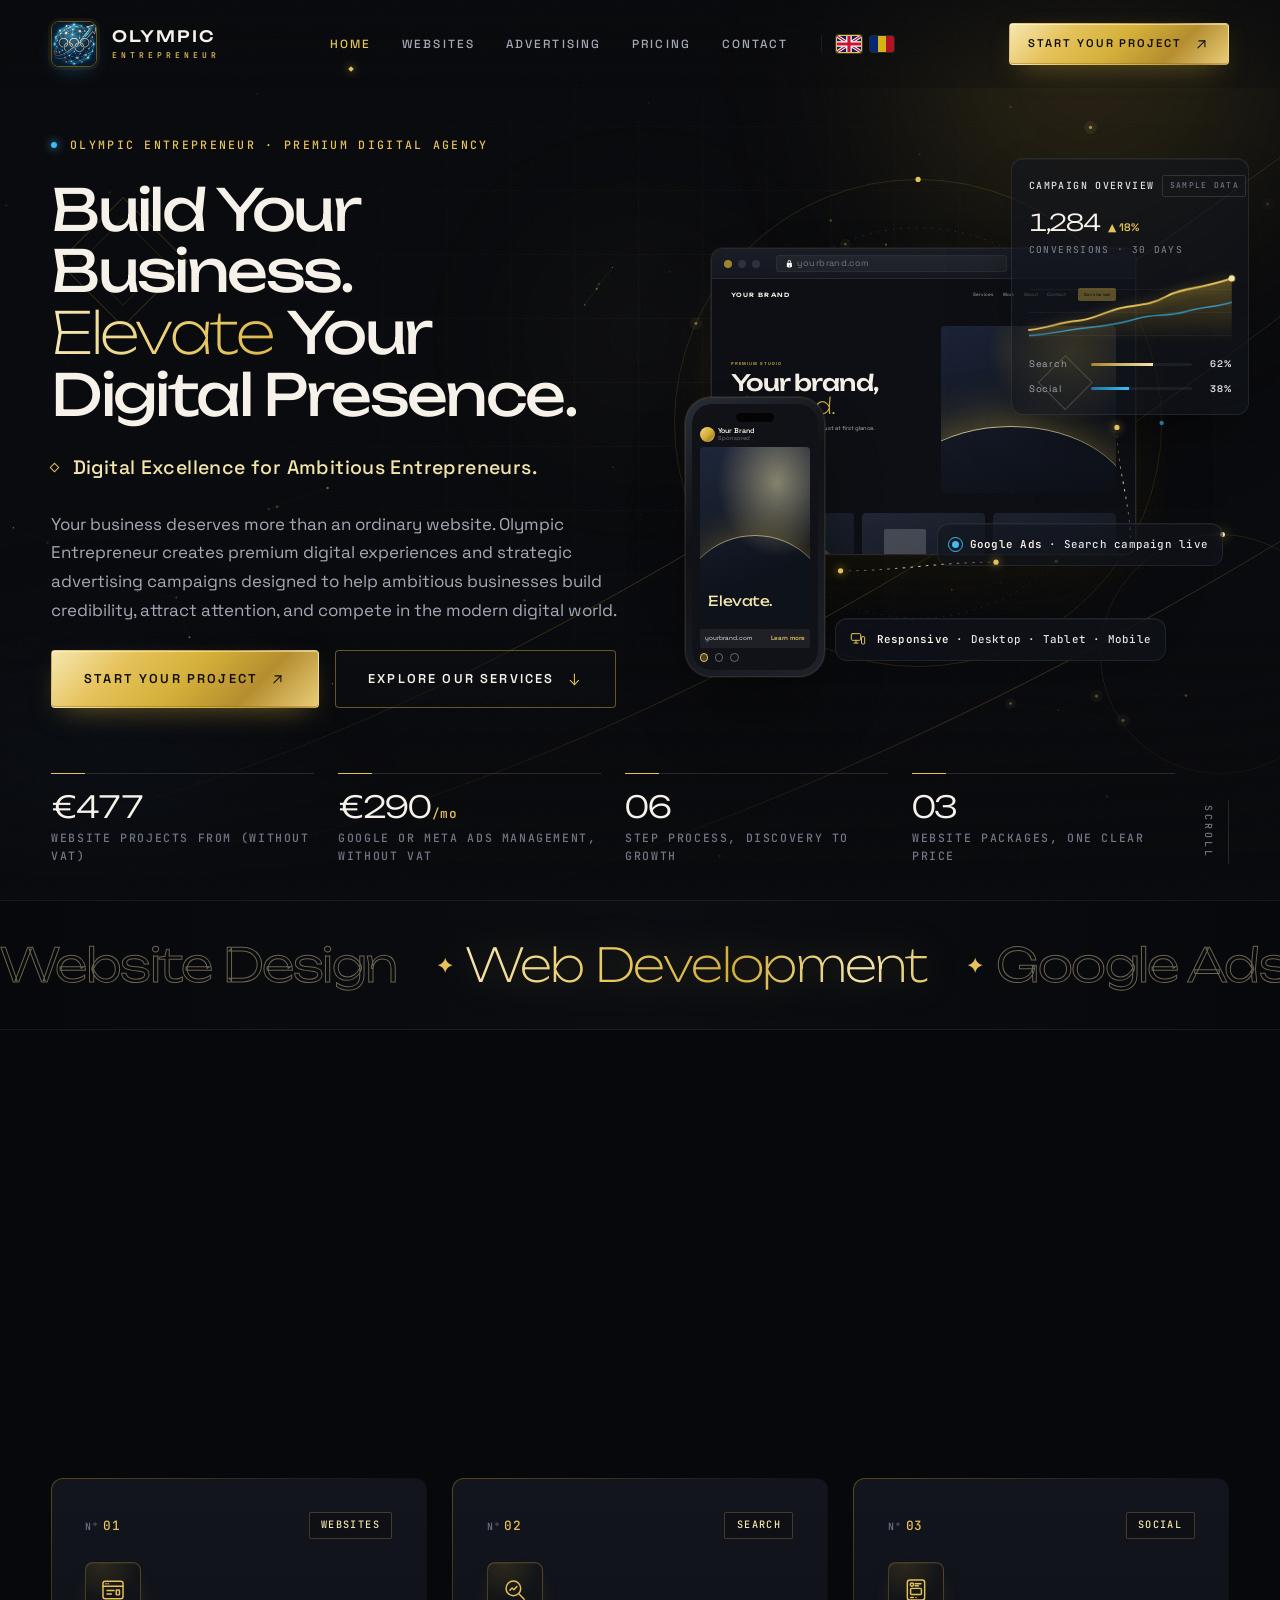
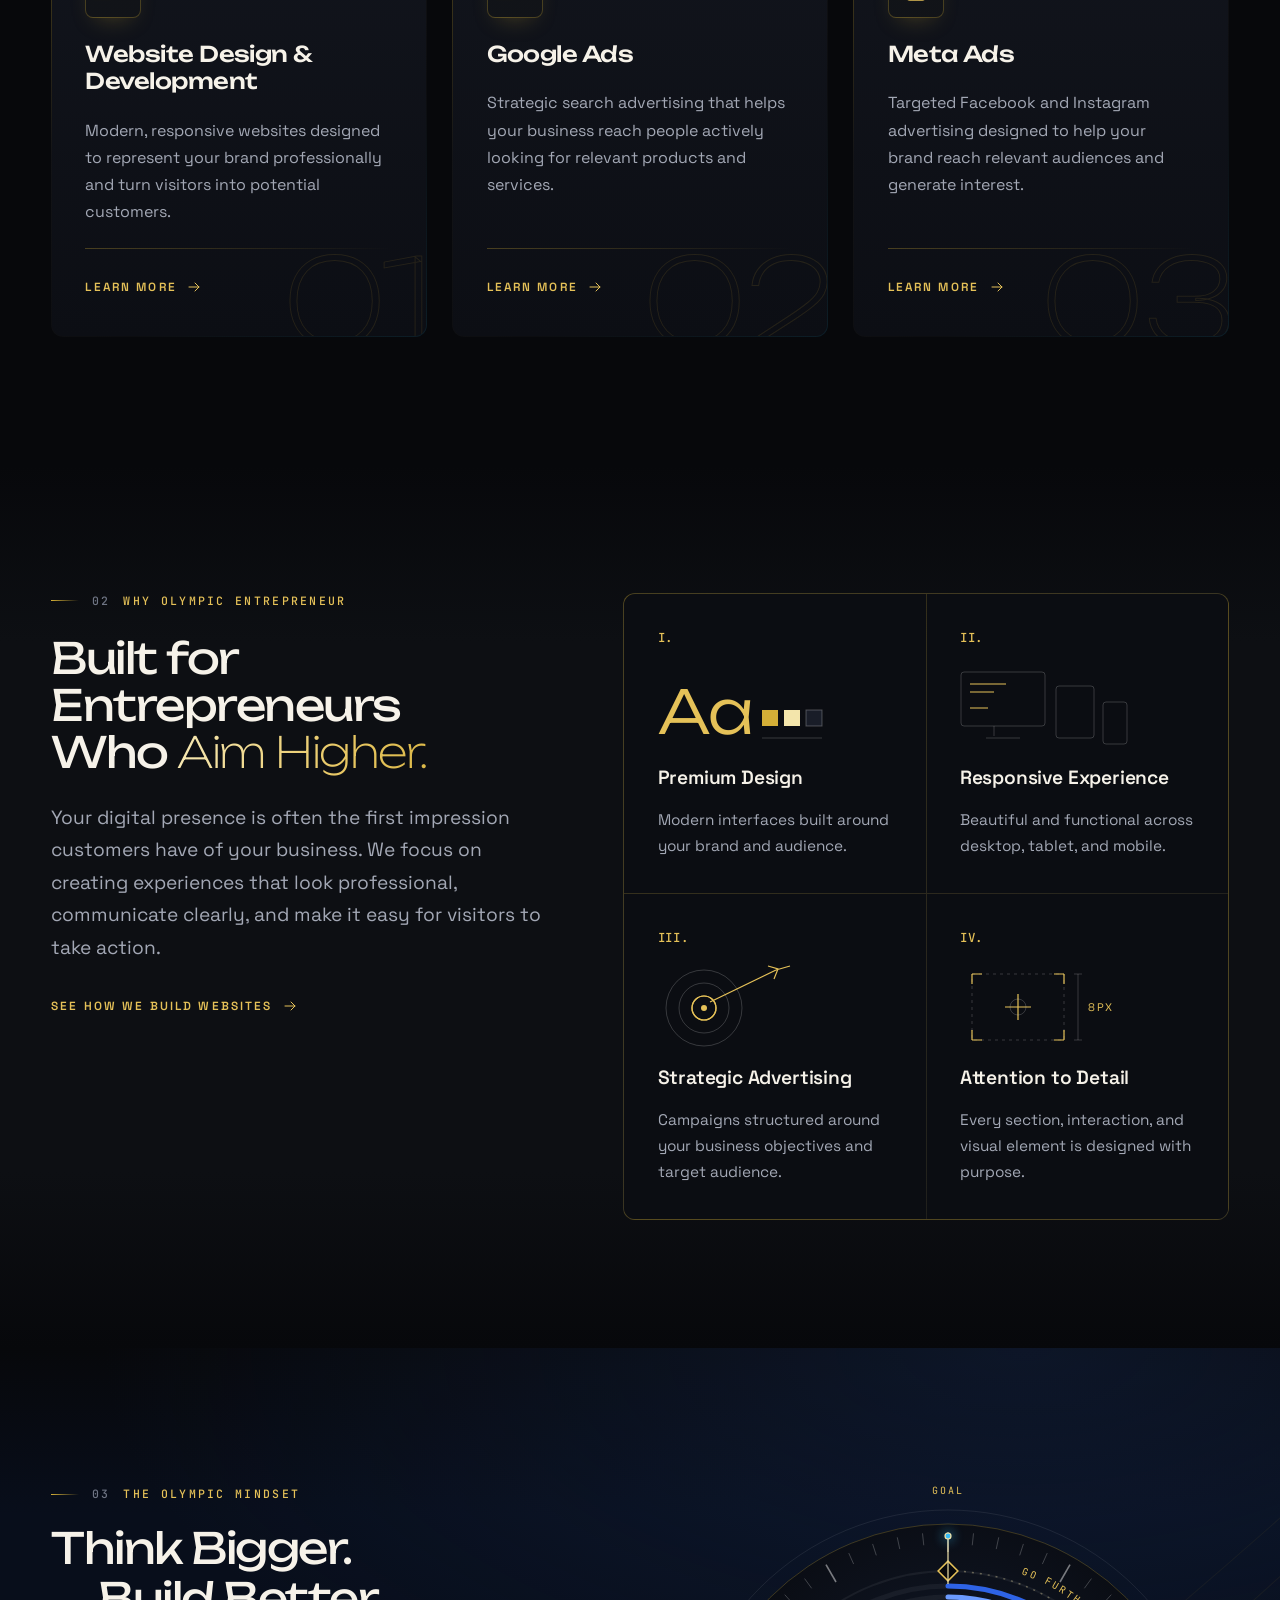
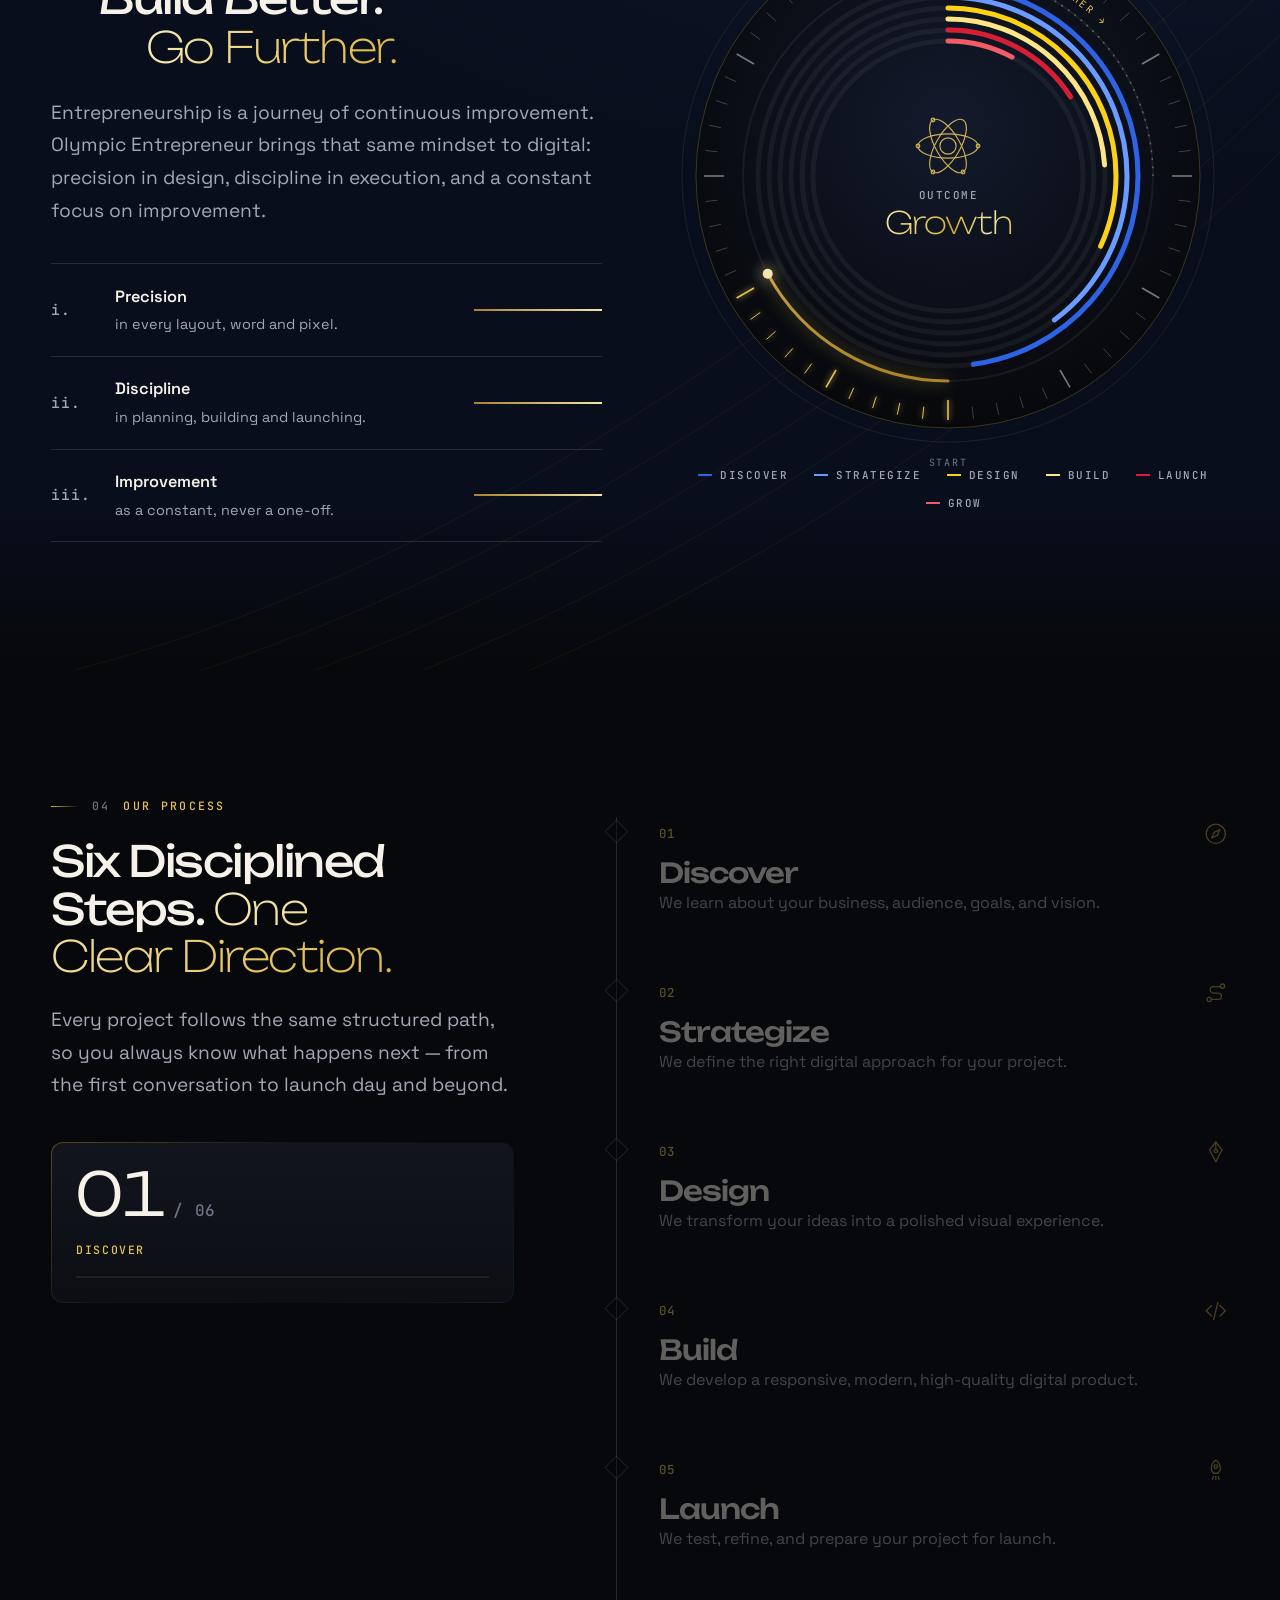
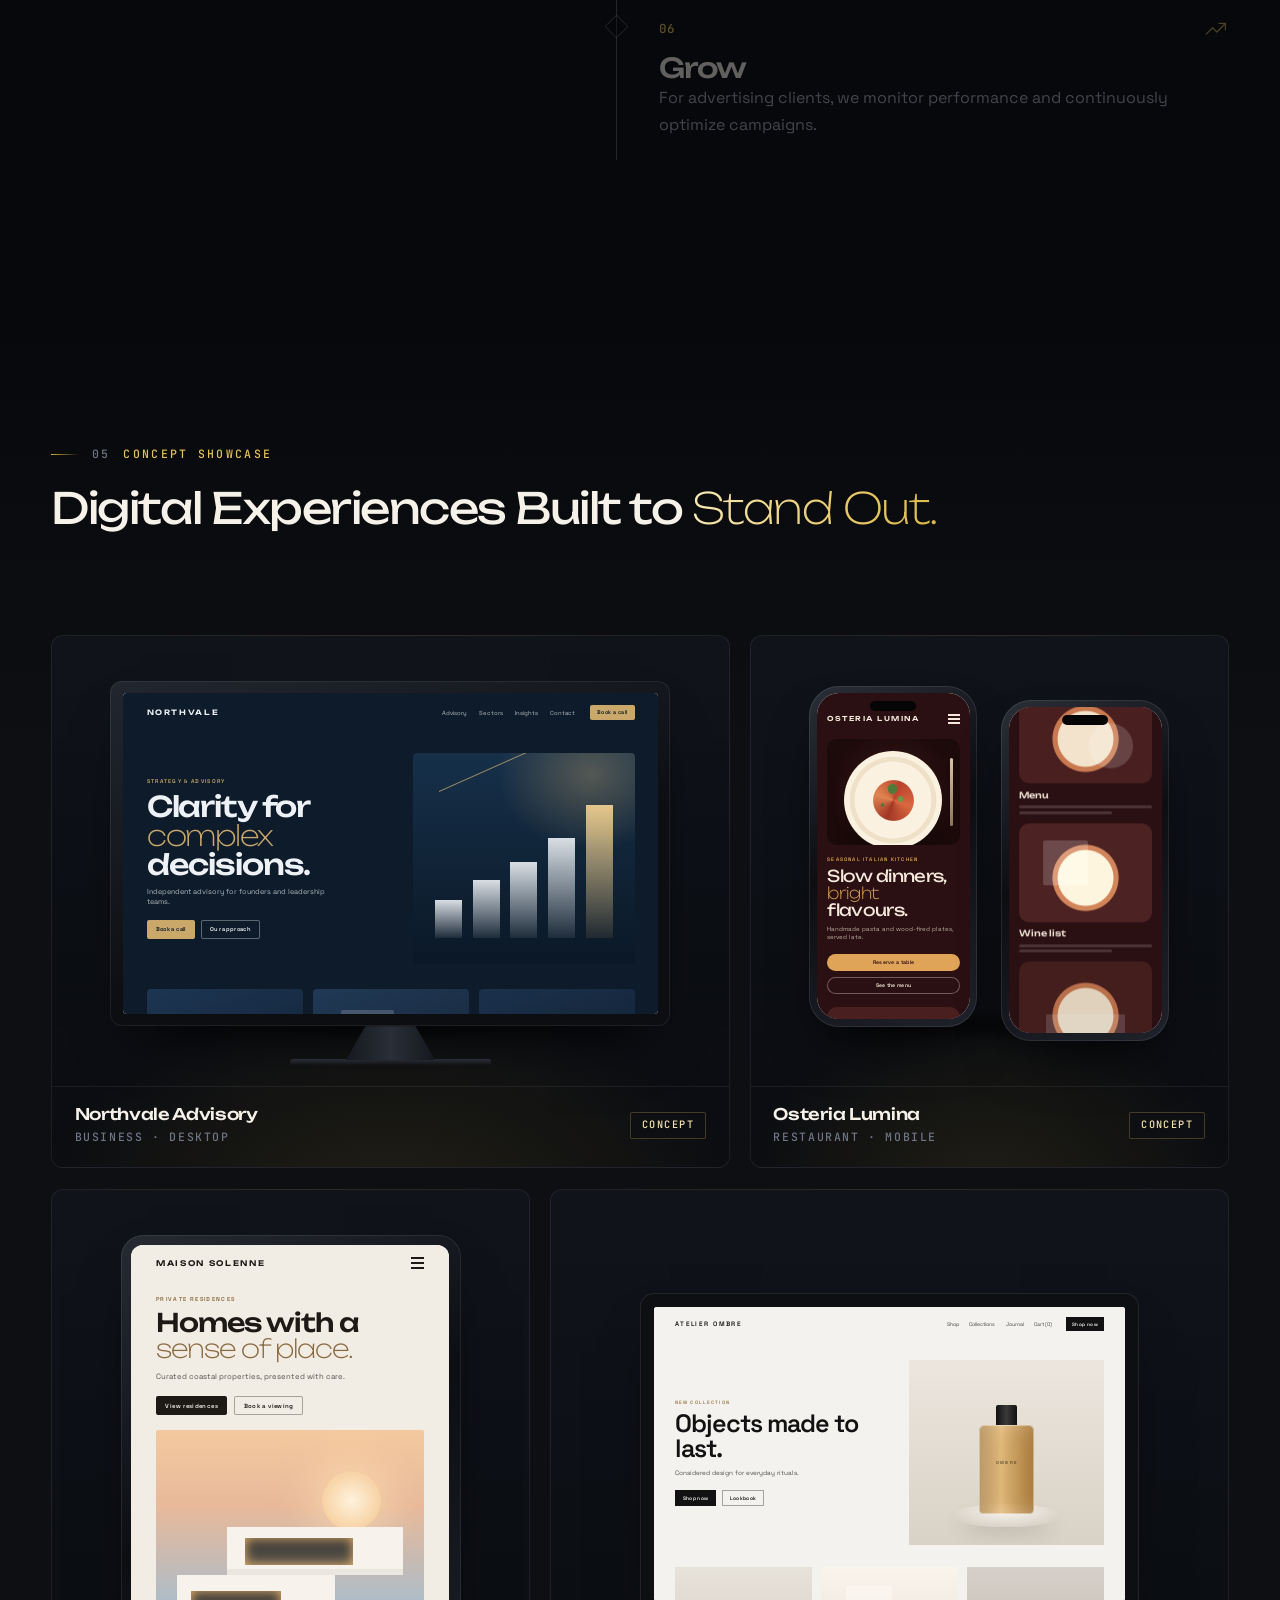
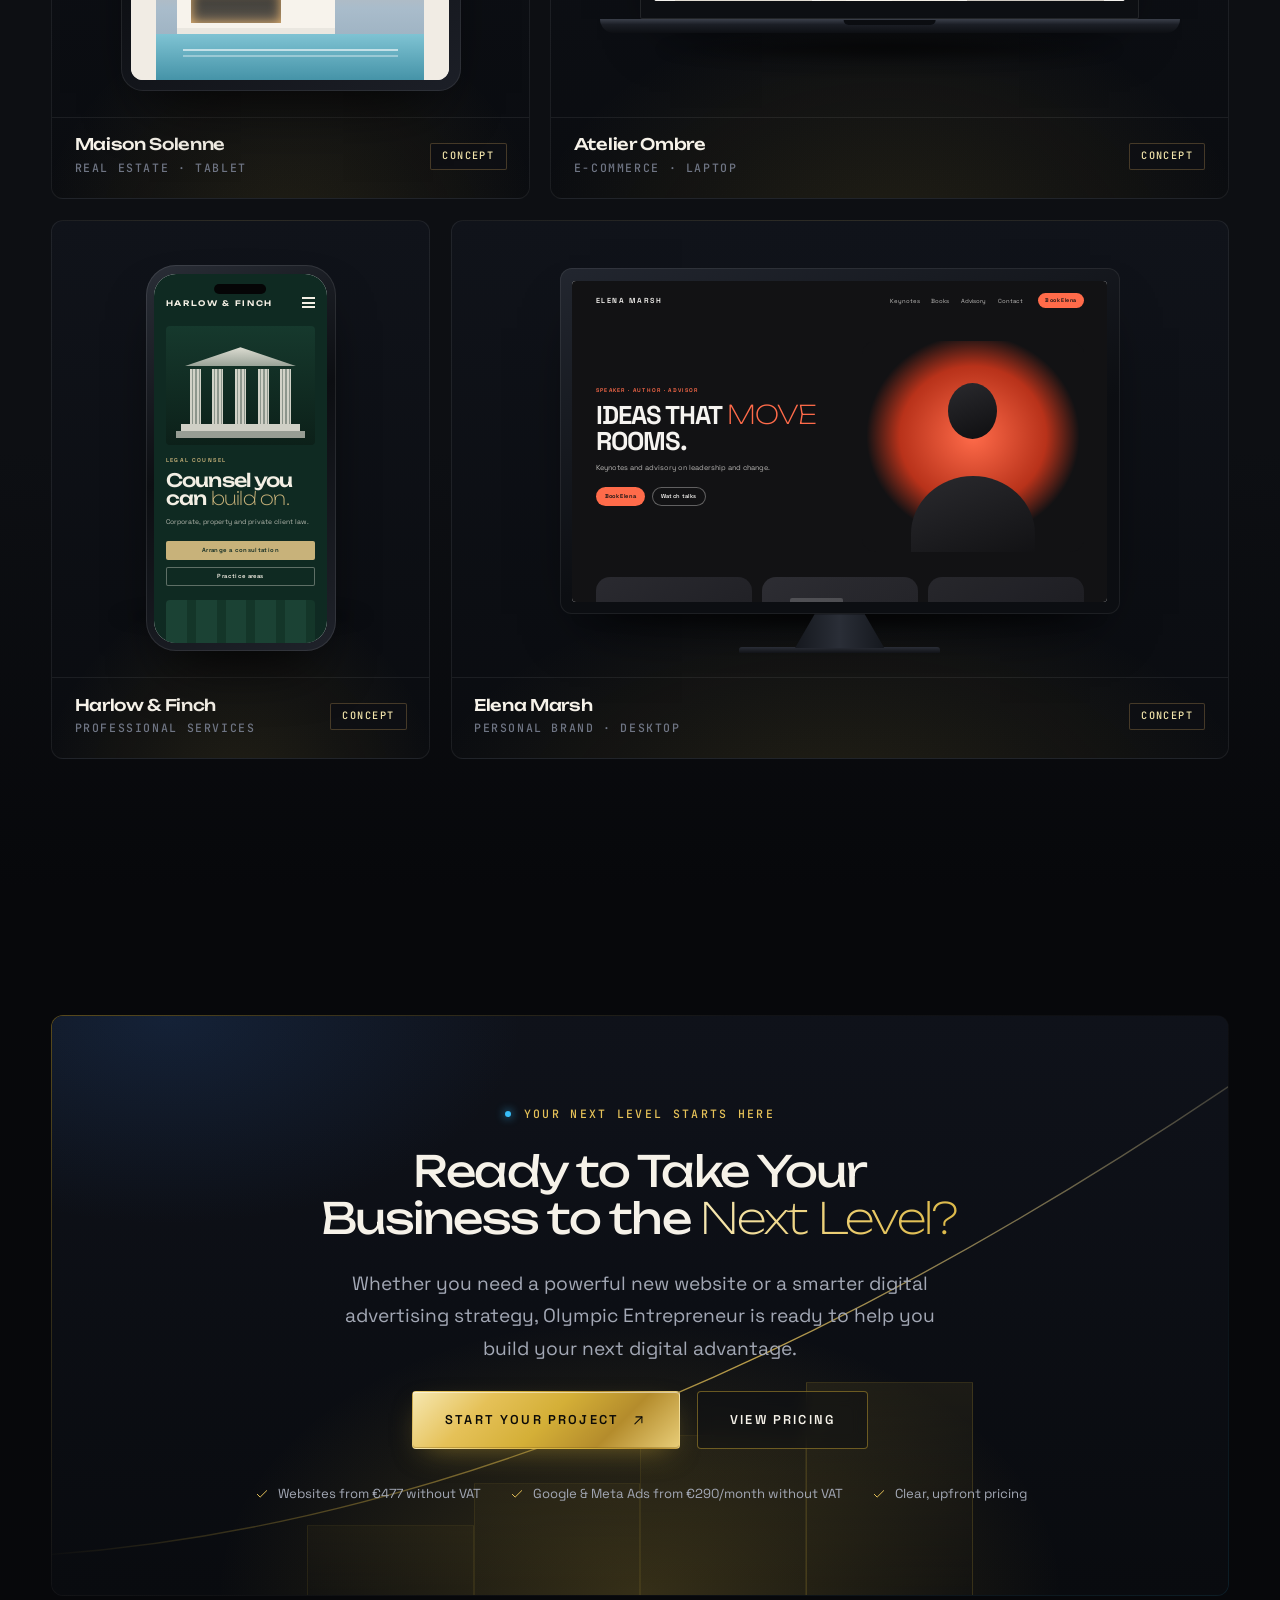
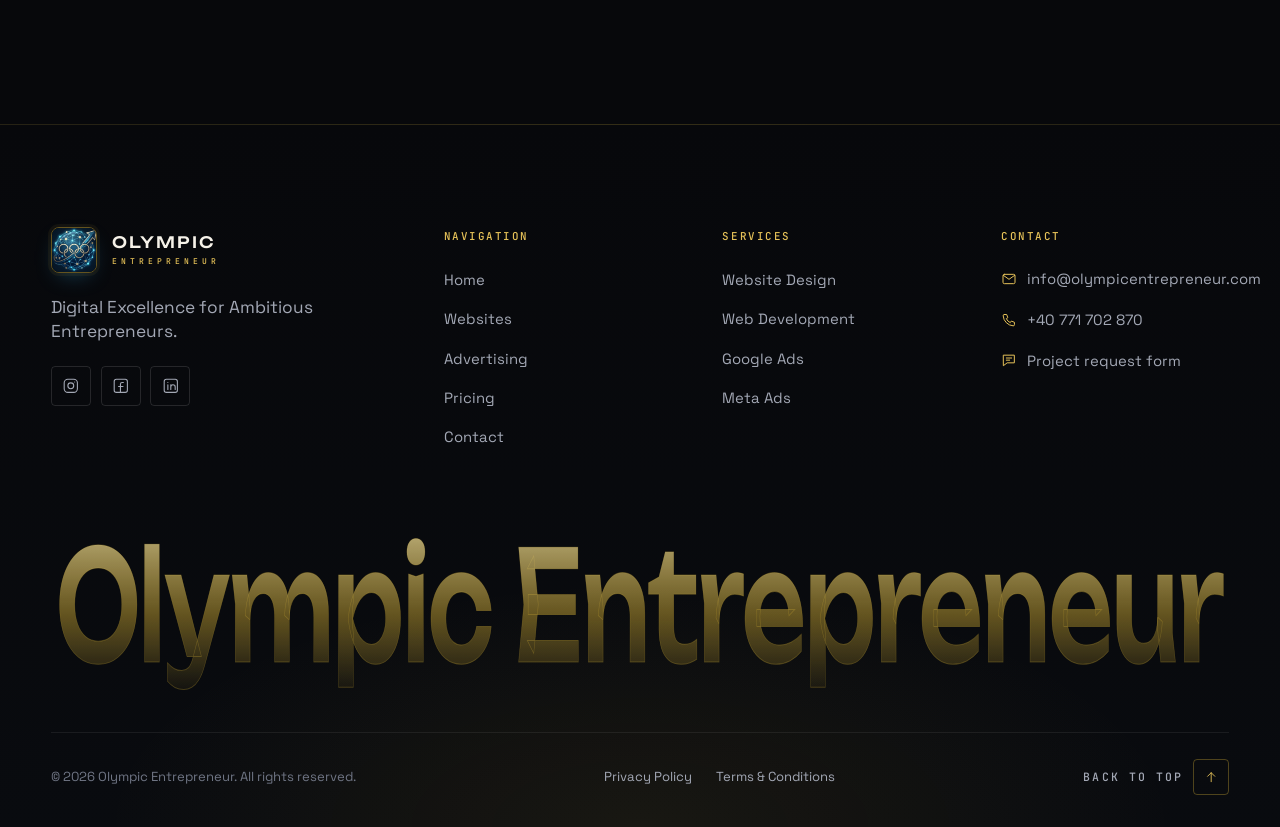
<file: index.html>
<!DOCTYPE html>
<html lang="en">
<head>
  <meta charset="utf-8">
  <meta name="viewport" content="width=device-width, initial-scale=1">
  <title>Olympic Entrepreneur — Premium Website Design &amp; Digital Advertising Agency</title>
  <meta name="description" content="Olympic Entrepreneur is a premium digital agency for ambitious entrepreneurs: professional website design, website development, Google Ads and Meta Ads management. Websites from €477 without VAT.">
  <meta name="theme-color" content="#07080b">
  <meta property="og:type" content="website">
  <meta property="og:site_name" content="Olympic Entrepreneur">
  <meta property="og:title" content="Olympic Entrepreneur — Digital Excellence for Ambitious Entrepreneurs">
  <meta property="og:description" content="Premium websites and strategic Google &amp; Meta advertising for businesses that aim higher.">
  <meta property="og:image" content="assets/img/logo.jpg">
  <link rel="icon" type="image/png" href="assets/img/favicon.png">
  <link rel="apple-touch-icon" href="assets/img/apple-touch-icon.png">
  <link rel="preconnect" href="https://fonts.googleapis.com">
  <link rel="preconnect" href="https://fonts.gstatic.com" crossorigin>
  <link href="https://fonts.googleapis.com/css2?family=Unbounded:wght@200..700&family=Space+Grotesk:wght@300..700&family=JetBrains+Mono:wght@400;500;600&display=swap" rel="stylesheet">
  <link rel="stylesheet" href="assets/css/styles.css">
  <script>document.documentElement.classList.add('js');setTimeout(function(){if(!window.OE_READY)document.documentElement.classList.remove('js');},2500);</script>
  <script type="application/ld+json">
  {
    "@context": "https://schema.org",
    "@type": "ProfessionalService",
    "name": "Olympic Entrepreneur",
    "slogan": "Digital Excellence for Ambitious Entrepreneurs.",
    "description": "Premium digital agency offering website design, website development, Google Ads and Meta Ads management for entrepreneurs, small businesses and companies.",
    "logo": "assets/img/logo.jpg",
    "priceRange": "€477 – €977",
    "hasOfferCatalog": {
      "@type": "OfferCatalog",
      "name": "Digital services",
      "itemListElement": [
        { "@type": "Offer", "name": "Simple Website", "price": "477", "priceCurrency": "EUR" },
        { "@type": "Offer", "name": "Advanced Website", "price": "977", "priceCurrency": "EUR" },
        { "@type": "Offer", "name": "Premium Website", "description": "Price on request" },
        { "@type": "Offer", "name": "Google Ads Management", "price": "290", "priceCurrency": "EUR", "priceSpecification": { "@type": "UnitPriceSpecification", "price": "290", "priceCurrency": "EUR", "unitText": "MONTH" } },
        { "@type": "Offer", "name": "Meta Ads Management", "price": "290", "priceCurrency": "EUR", "priceSpecification": { "@type": "UnitPriceSpecification", "price": "290", "priceCurrency": "EUR", "unitText": "MONTH" } }
      ]
    }
  }
  </script>
  <link rel="canonical" href="https://olympicentrepreneur.com/">
  <link rel="alternate" hreflang="en" href="https://olympicentrepreneur.com/">
  <link rel="alternate" hreflang="ro" href="https://olympicentrepreneur.com/ro/">
  <link rel="alternate" hreflang="x-default" href="https://olympicentrepreneur.com/">
</head>
<body>
<script src="assets/js/icons.js"></script>
<a class="skip-link" href="#main">Skip to content</a>

<!-- ============================ NAVIGATION ============================ -->
<header class="nav" data-nav>
  <div class="container nav__inner">
    <a class="brand" href="index.html" aria-label="Olympic Entrepreneur — Home">
      <span class="brand__mark"><img src="assets/img/logo.jpg" alt="" width="46" height="46"></span>
      <span class="brand__type"><span class="brand__top">Olympic</span><span class="brand__bottom">Entrepreneur</span></span>
    </a>
    <nav class="nav__links" aria-label="Primary">
      <a class="nav__link" href="index.html" aria-current="page">Home</a>
      <a class="nav__link" href="websites.html">Websites</a>
      <a class="nav__link" href="advertising.html">Advertising</a>
      <a class="nav__link" href="pricing.html">Pricing</a>
      <a class="nav__link" href="contact.html">Contact</a>
      <div class="nav__lang" role="group" aria-label="Language / Limbă">
        <a class="lang-flag is-active" href="index.html" hreflang="en" lang="en" aria-current="true" aria-label="English (current)"><svg viewBox="0 0 60 40" xmlns="http://www.w3.org/2000/svg" aria-hidden="true" focusable="false"><rect width="60" height="40" fill="#0a1a4d"/><path d="M0,0 L60,40 M60,0 L0,40" stroke="#fff" stroke-width="8"/><path d="M0,0 L60,40 M60,0 L0,40" stroke="#c8102e" stroke-width="3.4"/><path d="M30,0 V40 M0,20 H60" stroke="#fff" stroke-width="14"/><path d="M30,0 V40 M0,20 H60" stroke="#c8102e" stroke-width="8"/></svg></a>
        <a class="lang-flag" href="ro/index.html" hreflang="ro" lang="ro" aria-label="Română"><svg viewBox="0 0 60 40" xmlns="http://www.w3.org/2000/svg" aria-hidden="true" focusable="false"><rect width="20" height="40" fill="#002b7f"/><rect x="20" width="20" height="40" fill="#fcd116"/><rect x="40" width="20" height="40" fill="#ce1126"/></svg></a>
      </div>
    </nav>
    <div class="nav__actions">
      <a class="btn btn--gold btn--sm" href="contact.html">Start Your Project <svg class="icon"><use href="#i-arrow-ur"/></svg></a>
<div class="nav__lang nav__lang--top" role="group" aria-label="Language / Limbă">
        <a class="lang-flag is-active" href="index.html" hreflang="en" lang="en" aria-current="true" aria-label="English (current)"><svg viewBox="0 0 60 40" xmlns="http://www.w3.org/2000/svg" aria-hidden="true" focusable="false"><rect width="60" height="40" fill="#0a1a4d"/><path d="M0,0 L60,40 M60,0 L0,40" stroke="#fff" stroke-width="8"/><path d="M0,0 L60,40 M60,0 L0,40" stroke="#c8102e" stroke-width="3.4"/><path d="M30,0 V40 M0,20 H60" stroke="#fff" stroke-width="14"/><path d="M30,0 V40 M0,20 H60" stroke="#c8102e" stroke-width="8"/></svg></a>
        <a class="lang-flag" href="ro/index.html" hreflang="ro" lang="ro" aria-label="Română"><svg viewBox="0 0 60 40" xmlns="http://www.w3.org/2000/svg" aria-hidden="true" focusable="false"><rect width="20" height="40" fill="#002b7f"/><rect x="20" width="20" height="40" fill="#fcd116"/><rect x="40" width="20" height="40" fill="#ce1126"/></svg></a>
      </div>
      <button class="burger" type="button" aria-label="Open menu" aria-expanded="false" aria-controls="menu" data-burger><span></span><span></span><span></span></button>
    </div>
  </div>
  <span class="nav__progress" data-progress></span>
</header>

<div class="menu" id="menu" data-menu>
  <nav aria-label="Mobile">
    <ul class="menu__list">
      <li><a class="menu__link" style="--i:0" href="index.html" aria-current="page"><small>01</small>Home</a></li>
      <li><a class="menu__link" style="--i:1" href="websites.html"><small>02</small>Websites</a></li>
      <li><a class="menu__link" style="--i:2" href="advertising.html"><small>03</small>Advertising</a></li>
      <li><a class="menu__link" style="--i:3" href="pricing.html"><small>04</small>Pricing</a></li>
      <li><a class="menu__link" style="--i:4" href="contact.html"><small>05</small>Contact</a></li>
    </ul>
  </nav>
  <div class="menu__foot">
    <a class="btn btn--gold btn--lg btn--block" href="contact.html">Start Your Project <svg class="icon"><use href="#i-arrow-ur"/></svg></a>
    <p class="menu__meta"><span>Digital Excellence for Ambitious Entrepreneurs.</span></p>
    <div class="menu__lang" role="group" aria-label="Language / Limbă">
      <a class="lang-flag is-active" href="index.html" hreflang="en" lang="en" aria-label="English (current)"><svg viewBox="0 0 60 40" xmlns="http://www.w3.org/2000/svg" aria-hidden="true" focusable="false"><rect width="60" height="40" fill="#0a1a4d"/><path d="M0,0 L60,40 M60,0 L0,40" stroke="#fff" stroke-width="8"/><path d="M0,0 L60,40 M60,0 L0,40" stroke="#c8102e" stroke-width="3.4"/><path d="M30,0 V40 M0,20 H60" stroke="#fff" stroke-width="14"/><path d="M30,0 V40 M0,20 H60" stroke="#c8102e" stroke-width="8"/></svg></a>
      <a class="lang-flag" href="ro/index.html" hreflang="ro" lang="ro" aria-label="Română"><svg viewBox="0 0 60 40" xmlns="http://www.w3.org/2000/svg" aria-hidden="true" focusable="false"><rect width="20" height="40" fill="#002b7f"/><rect x="20" width="20" height="40" fill="#fcd116"/><rect x="40" width="20" height="40" fill="#ce1126"/></svg></a>
    </div>
  </div>
</div>

<main id="main">

  <!-- ============================ HERO ============================ -->
  <section class="hero" aria-labelledby="hero-title">
    <div class="fx" aria-hidden="true">
      <div class="fx-grid"></div>
      <div class="fx-light fx-light--a"></div>
      <div class="fx-light fx-light--b"></div>
      <div class="fx-light fx-light--c"></div>
      <svg class="fx-arcs" viewBox="0 0 1440 900" preserveAspectRatio="xMidYMid slice">
        <defs>
          <linearGradient id="arcGrad" x1="0" y1="1" x2="1" y2="0">
            <stop offset="0" stop-color="#d4af37" stop-opacity="0"/>
            <stop offset=".55" stop-color="#d4af37" stop-opacity=".55"/>
            <stop offset="1" stop-color="#f3e5ab" stop-opacity=".08"/>
          </linearGradient>
        </defs>
        <path class="arc" d="M-80 860C380 820 820 560 1520 40"/>
        <path class="arc" d="M-80 910C460 890 960 650 1520 190"/>
        <path class="arc" d="M200 980C640 920 1100 720 1520 440"/>
        <path class="comet" pathLength="1" d="M-80 860C380 820 820 560 1520 40"/>
        <path class="comet comet--2" pathLength="1" d="M-80 910C460 890 960 650 1520 190"/>
        <path class="comet comet--3" pathLength="1" d="M200 980C640 920 1100 720 1520 440"/>
      </svg>
      <canvas class="fx-particles" data-particles></canvas>
      <div class="fx-shape fx-shape--diamond" style="left:6%;top:24%"></div>
      <div class="fx-shape fx-shape--orbit" style="right:-60px;bottom:14%"></div>
      <div class="fx-vignette"></div>
    </div>

    <div class="container hero__grid">
      <div class="hero__copy">
        <p class="eyebrow eyebrow--plain fade-up" style="--d:.1s"><span class="dot"></span>Olympic Entrepreneur · Premium Digital Agency</p>
        <h1 class="h1 hero__title" id="hero-title">
          <span class="line"><span style="--i:0">Build Your</span></span>
          <span class="line"><span style="--i:1">Business.</span></span>
          <span class="line"><span style="--i:2"><em>Elevate</em> Your</span></span>
          <span class="line"><span style="--i:3">Digital Presence.</span></span>
        </h1>
        <p class="hero__kicker fade-up" style="--d:.75s">Digital Excellence for Ambitious Entrepreneurs.</p>
        <p class="hero__text fade-up" style="--d:.9s">Your business deserves more than an ordinary website. Olympic Entrepreneur creates premium digital experiences and strategic advertising campaigns designed to help ambitious businesses build credibility, attract attention, and compete in the modern digital world.</p>
        <div class="btn-row fade-up" style="--d:1.05s">
          <a class="btn btn--gold btn--lg" href="contact.html">Start Your Project <svg class="icon"><use href="#i-arrow-ur"/></svg></a>
          <a class="btn btn--ghost btn--lg" href="#services">Explore Our Services <svg class="icon"><use href="#i-arrow-d"/></svg></a>
        </div>
      </div>

      <!-- Hero composition: website + analytics + ad campaign, linked by gold data lines -->
      <div class="hv" data-parallax aria-hidden="true">
        <svg class="hv__orbit" viewBox="0 0 600 600">
          <g class="spin">
            <circle class="ring" cx="300" cy="300" r="282"/>
            <circle class="node" cx="300" cy="18" r="3"/>
            <circle class="node node--c" cx="582" cy="300" r="2.5"/>
            <circle class="node" cx="100" cy="500" r="2"/>
          </g>
          <g class="spin spin--rev">
            <circle class="ring ring--dash" cx="300" cy="300" r="226"/>
            <circle class="node node--c" cx="74" cy="300" r="2.5"/>
            <circle class="node" cx="460" cy="460" r="2"/>
          </g>
        </svg>

        <div class="layer hv__browser"><div class="px" data-depth="10"><div class="float">
          <div class="win">
            <div class="win__bar"><i></i><i></i><i></i><span class="win__url">yourbrand.com</span></div>
            <div class="win__screen"><div data-ms="brand"></div></div>
          </div>
        </div></div></div>

        <div class="layer hv__dash"><div class="px" data-depth="22"><div class="float">
          <div class="glass dcard">
            <div class="dcard__head"><span class="dcard__title">Campaign overview</span><span class="dcard__tag">Sample data</span></div>
            <div class="dcard__kpi"><span class="dcard__num">1,284</span><span class="dcard__delta">▲ 18%</span></div>
            <div class="dcard__sub">Conversions · 30 days</div>
            <svg class="dcard__chart" viewBox="0 0 220 78">
              <defs>
                <linearGradient id="areaGrad" x1="0" y1="0" x2="0" y2="1"><stop offset="0" stop-color="#d4af37" stop-opacity=".35"/><stop offset="1" stop-color="#d4af37" stop-opacity="0"/></linearGradient>
              </defs>
              <line class="gl" x1="0" y1="20" x2="220" y2="20"/><line class="gl" x1="0" y1="45" x2="220" y2="45"/><line class="gl" x1="0" y1="70" x2="220" y2="70"/>
              <path class="ar" d="M0 64C22 62 34 55 52 54S82 44 100 40 130 38 148 28 184 20 220 8V78H0Z"/>
              <path class="ln2" pathLength="1" d="M0 70C26 68 40 64 60 62S96 58 116 52 150 50 170 44 200 40 220 34"/>
              <path class="ln" pathLength="1" d="M0 64C22 62 34 55 52 54S82 44 100 40 130 38 148 28 184 20 220 8"/>
              <circle class="tip" cx="220" cy="8" r="3.5"/>
            </svg>
            <div class="dcard__bars">
              <div class="dcard__bar"><span>Search</span><span class="meter"><i style="--v:.62"></i></span><b>62%</b></div>
              <div class="dcard__bar"><span>Social</span><span class="meter meter--c"><i style="--v:.38"></i></span><b>38%</b></div>
            </div>
          </div>
        </div></div></div>

        <div class="layer hv__phone"><div class="px" data-depth="34"><div class="float">
          <div class="phone"><div class="phone__screen">
            <div class="post">
              <div class="post__head"><span class="post__avatar"></span><span class="post__who"><b>Your Brand</b><span>Sponsored</span></span></div>
              <div class="post__img"></div>
              <div class="post__cta"><span>yourbrand.com</span><span>Learn more</span></div>
              <div class="post__react"><i></i><i></i><i></i></div>
            </div>
          </div></div>
        </div></div></div>

        <div class="layer hv__chip--a"><div class="px" data-depth="40"><div class="float">
          <div class="glass fchip"><span class="pulse-dot"></span><span><b>Google Ads</b> · Search campaign live</span></div>
        </div></div></div>
        <div class="layer hv__chip--b"><div class="px" data-depth="28"><div class="float">
          <div class="glass fchip"><span class="fchip__devs"><svg class="icon"><use href="#i-devices"/></svg></span><span><b>Responsive</b> · Desktop · Tablet · Mobile</span></div>
        </div></div></div>

        <svg class="hv__links" viewBox="0 0 600 612" preserveAspectRatio="none">
          <defs>
            <linearGradient id="linkGrad" x1="0" x2="1"><stop offset="0" stop-color="#e5c158" stop-opacity=".2"/><stop offset=".5" stop-color="#f3e5ab" stop-opacity=".9"/><stop offset="1" stop-color="#e5c158" stop-opacity=".2"/></linearGradient>
          </defs>
          <path d="M150 478C220 478 260 468 330 468"/>
          <path d="M470 312C470 360 484 392 486 440"/>
          <circle cx="150" cy="478" r="3"/><circle cx="330" cy="468" r="3"/><circle cx="470" cy="312" r="3"/>
        </svg>
      </div>
    </div>

    <div class="container hero__foot">
      <div class="stat fade-up" style="--d:1.25s"><span class="stat__value" data-count="477" data-prefix="€">€477</span><span class="stat__label">Website projects from (without VAT)</span></div>
      <div class="stat fade-up" style="--d:1.35s"><span class="stat__value"><span data-count="290" data-prefix="€">€290</span><small>/mo</small></span><span class="stat__label">Google or Meta Ads management, without VAT</span></div>
      <div class="stat fade-up" style="--d:1.45s"><span class="stat__value" data-count="6" data-pad="2">06</span><span class="stat__label">Step process, discovery to growth</span></div>
      <div class="stat fade-up" style="--d:1.55s"><span class="stat__value" data-count="3" data-pad="2">03</span><span class="stat__label">Website packages, one clear price</span></div>
      <span class="scroll-cue fade-up" style="--d:1.8s"><i></i>Scroll</span>
    </div>
  </section>

  <!-- ============================ BRAND BAND ============================ -->
  <section class="band" aria-label="Our services">
    <div class="marquee" aria-hidden="true">
      <div class="marquee__group">
        <span class="marquee__item">Website Design</span><svg class="marquee__star icon--fill"><use href="#i-spark"/></svg>
        <span class="marquee__item marquee__item--gold">&nbsp;Web Development</span><svg class="marquee__star icon--fill"><use href="#i-spark"/></svg>
        <span class="marquee__item">&nbsp;Google Ads</span><svg class="marquee__star icon--fill"><use href="#i-spark"/></svg>
        <span class="marquee__item marquee__item--fill">&nbsp;Meta Ads</span><svg class="marquee__star icon--fill"><use href="#i-spark"/></svg>
        <span class="marquee__item">&nbsp;Olympic Entrepreneur</span><svg class="marquee__star icon--fill"><use href="#i-spark"/></svg>
        <span class="marquee__item marquee__item--gold">&nbsp;Digital Excellence</span><svg class="marquee__star icon--fill"><use href="#i-spark"/></svg>
      </div>
      <div class="marquee__group">
        <span class="marquee__item">&nbsp;Website Design</span><svg class="marquee__star icon--fill"><use href="#i-spark"/></svg>
        <span class="marquee__item marquee__item--gold">&nbsp;Web Development</span><svg class="marquee__star icon--fill"><use href="#i-spark"/></svg>
        <span class="marquee__item">&nbsp;Google Ads</span><svg class="marquee__star icon--fill"><use href="#i-spark"/></svg>
        <span class="marquee__item marquee__item--fill">&nbsp;Meta Ads</span><svg class="marquee__star icon--fill"><use href="#i-spark"/></svg>
        <span class="marquee__item">&nbsp;Olympic Entrepreneur</span><svg class="marquee__star icon--fill"><use href="#i-spark"/></svg>
        <span class="marquee__item marquee__item--gold">&nbsp;Digital Excellence</span><svg class="marquee__star icon--fill"><use href="#i-spark"/></svg>
      </div>
    </div>
    <p class="sr-only">Website Design, Web Development, Google Ads and Meta Ads.</p>
  </section>

  <!-- ============================ INTRODUCTION ============================ -->
  <section class="section" id="services" aria-labelledby="intro-title">
    <div class="container">
      <header class="shead shead--split">
        <p class="eyebrow" data-reveal><span class="eyebrow__num">01</span>What We Do</p>
        <h2 class="h2" id="intro-title" data-reveal style="--d:.08s">Your Business. Your Vision. <em>Your Digital Advantage.</em></h2>
        <p class="lead" data-reveal style="--d:.16s">At Olympic Entrepreneur, we combine design, technology, and digital advertising to help businesses build a stronger presence online. From a professionally designed website to targeted Google and Meta advertising campaigns, we create digital solutions built around your goals.</p>
      </header>

      <div class="cards-3">
        <article class="svc panel spot draw-on-hover" data-reveal style="--d:0s">
          <span class="svc__accent"></span>
          <div class="svc__top"><span class="svc__num">01</span><span class="chip">Websites</span></div>
          <span class="icon-plate"><svg class="icon"><use href="#i-web"/></svg></span>
          <h3 class="svc__title">Website Design &amp; Development</h3>
          <p class="svc__text">Modern, responsive websites designed to represent your brand professionally and turn visitors into potential customers.</p>
          <div class="svc__rule"></div>
          <a class="link-arrow" href="websites.html">Learn More <svg class="icon"><use href="#i-arrow-r"/></svg></a>
          <span class="svc__ghost" aria-hidden="true">01</span>
        </article>
        <article class="svc panel spot draw-on-hover" data-reveal style="--d:.1s">
          <span class="svc__accent"></span>
          <div class="svc__top"><span class="svc__num">02</span><span class="chip">Search</span></div>
          <span class="icon-plate"><svg class="icon"><use href="#i-search-ads"/></svg></span>
          <h3 class="svc__title">Google Ads</h3>
          <p class="svc__text">Strategic search advertising that helps your business reach people actively looking for relevant products and services.</p>
          <div class="svc__rule"></div>
          <a class="link-arrow" href="advertising.html#google">Learn More <svg class="icon"><use href="#i-arrow-r"/></svg></a>
          <span class="svc__ghost" aria-hidden="true">02</span>
        </article>
        <article class="svc panel spot draw-on-hover" data-reveal style="--d:.2s">
          <span class="svc__accent"></span>
          <div class="svc__top"><span class="svc__num">03</span><span class="chip">Social</span></div>
          <span class="icon-plate"><svg class="icon"><use href="#i-social"/></svg></span>
          <h3 class="svc__title">Meta Ads</h3>
          <p class="svc__text">Targeted Facebook and Instagram advertising designed to help your brand reach relevant audiences and generate interest.</p>
          <div class="svc__rule"></div>
          <a class="link-arrow" href="advertising.html#meta">Learn More <svg class="icon"><use href="#i-arrow-r"/></svg></a>
          <span class="svc__ghost" aria-hidden="true">03</span>
        </article>
      </div>
    </div>
  </section>

  <!-- ============================ WHY ============================ -->
  <section class="section zone-charcoal" aria-labelledby="why-title">
    <div class="container why">
      <div class="why__aside">
        <p class="eyebrow" data-reveal><span class="eyebrow__num">02</span>Why Olympic Entrepreneur</p>
        <h2 class="h2" id="why-title" data-reveal style="--d:.08s">Built for Entrepreneurs Who <em>Aim Higher.</em></h2>
        <p class="lead" data-reveal style="--d:.16s">Your digital presence is often the first impression customers have of your business. We focus on creating experiences that look professional, communicate clearly, and make it easy for visitors to take action.</p>
        <div data-reveal style="--d:.24s"><a class="link-arrow" href="websites.html">See how we build websites <svg class="icon"><use href="#i-arrow-r"/></svg></a></div>
      </div>

      <div class="why__grid" data-reveal="scale">
        <article class="benefit">
          <span class="benefit__idx">I.</span>
          <div class="benefit__art" aria-hidden="true">
            <svg viewBox="0 0 170 86">
              <text x="0" y="70" font-family="Unbounded, sans-serif" font-size="60" font-weight="300" fill="currentColor">Aa</text>
              <rect class="bart-swatch" x="104" y="46" width="16" height="16" fill="#d4af37"/>
              <rect class="bart-swatch" x="126" y="46" width="16" height="16" fill="#f3e5ab"/>
              <rect class="bart-swatch" x="148" y="46" width="16" height="16" fill="#191d28" stroke="rgba(255,255,255,.25)"/>
              <line class="bart-soft" x1="104" y1="74" x2="164" y2="74"/>
            </svg>
          </div>
          <h3 class="h3">Premium Design</h3>
          <p>Modern interfaces built around your brand and audience.</p>
        </article>
        <article class="benefit">
          <span class="benefit__idx">II.</span>
          <div class="benefit__art" aria-hidden="true">
            <svg viewBox="0 0 170 86">
              <rect class="bart-soft bart-dev" x="1" y="8" width="84" height="54" rx="3"/>
              <path class="bart-soft" d="M34 62v10M26 74h34"/>
              <rect class="bart-soft bart-dev bart-dev--2" x="96" y="22" width="38" height="52" rx="3"/>
              <rect class="bart-soft bart-dev" x="143" y="38" width="24" height="42" rx="3"/>
              <path class="bart-line" d="M10 20h36M10 28h24M10 44h18"/>
            </svg>
          </div>
          <h3 class="h3">Responsive Experience</h3>
          <p>Beautiful and functional across desktop, tablet, and mobile.</p>
        </article>
        <article class="benefit">
          <span class="benefit__idx">III.</span>
          <div class="benefit__art" aria-hidden="true">
            <svg viewBox="0 0 170 86">
              <circle class="bart-soft" cx="46" cy="44" r="38"/>
              <circle class="bart-soft" cx="46" cy="44" r="25"/>
              <circle class="bart-line" cx="46" cy="44" r="12"/>
              <circle class="bart-line bart-ring" cx="46" cy="44" r="12"/>
              <circle class="bart-fill" cx="46" cy="44" r="3"/>
              <g class="bart-arrow"><path class="bart-line" d="M52 38L118 6"/><path class="bart-line" d="M110 2l10 3-4 10M118 6l14-4"/></g>
            </svg>
          </div>
          <h3 class="h3">Strategic Advertising</h3>
          <p>Campaigns structured around your business objectives and target audience.</p>
        </article>
        <article class="benefit">
          <span class="benefit__idx">IV.</span>
          <div class="benefit__art" aria-hidden="true">
            <svg viewBox="0 0 170 86">
              <rect class="bart-soft" x="12" y="10" width="92" height="66" stroke-dasharray="3 4"/>
              <path class="bart-line" d="M12 10h10M12 10v10M104 10h-10M104 10v10M12 76h10M12 76v-10M104 76h-10M104 76v-10"/>
              <g class="bart-cross"><path class="bart-line" d="M58 30v26M45 43h26"/><circle class="bart-soft" cx="58" cy="43" r="8"/></g>
              <path class="bart-soft" d="M118 10v66M114 10h8M114 76h8"/>
              <text x="128" y="47" font-family="Space Grotesk, sans-serif" font-size="11" letter-spacing="1.5" fill="currentColor">8PX</text>
            </svg>
          </div>
          <h3 class="h3">Attention to Detail</h3>
          <p>Every section, interaction, and visual element is designed with purpose.</p>
        </article>
      </div>
    </div>
  </section>

  <!-- ============================ THE OLYMPIC MINDSET ============================ -->
  <section class="section zone-navy mindset" aria-labelledby="mindset-title">
    <svg class="mindset__lanes" viewBox="0 0 1440 800" preserveAspectRatio="none" aria-hidden="true">
      <path d="M-40 820C420 760 900 520 1480 120"/>
      <path d="M-40 850C440 790 930 560 1480 170"/>
      <path d="M-40 880C460 820 960 600 1480 220"/>
      <path d="M-40 910C480 850 990 640 1480 270"/>
      <path d="M-40 940C500 880 1020 680 1480 320"/>
    </svg>
    <div class="container mindset__grid">
      <div data-reveal-group>
        <p class="eyebrow" data-reveal><span class="eyebrow__num">03</span>The Olympic Mindset</p>
        <h2 class="h2 stair" id="mindset-title" data-reveal style="--d:.08s; margin-top:1.4rem">
          <span>Think Bigger.</span>
          <span>Build Better.</span>
          <span><em>Go Further.</em></span>
        </h2>
        <p class="lead" data-reveal style="--d:.16s; margin-top:1.6rem">Entrepreneurship is a journey of continuous improvement. Olympic Entrepreneur brings that same mindset to digital: precision in design, discipline in execution, and a constant focus on improvement.</p>
        <ul class="tenets" data-reveal style="--d:.24s">
          <li class="tenet"><span class="tenet__n">i.</span><div><b>Precision</b><span>in every layout, word and pixel.</span></div><span class="tenet__bar"><i></i></span></li>
          <li class="tenet"><span class="tenet__n">ii.</span><div><b>Discipline</b><span>in planning, building and launching.</span></div><span class="tenet__bar"><i></i></span></li>
          <li class="tenet"><span class="tenet__n">iii.</span><div><b>Improvement</b><span>as a constant, never a one-off.</span></div><span class="tenet__bar"><i></i></span></li>
        </ul>
      </div>

      <!-- Chronograph dial: progress toward the goal — then beyond it -->
      <div data-reveal="scale" style="--d:.1s">
        <div class="dial" data-dial aria-hidden="true">
          <svg viewBox="0 0 540 540">
            <defs>
              <radialGradient id="dialFace" cx="50%" cy="40%" r="60%"><stop offset="0" stop-color="#121a2c"/><stop offset="1" stop-color="#07080b"/></radialGradient>
              <linearGradient id="dialGold" x1="0" y1="1" x2="0" y2="0"><stop offset="0" stop-color="#a8842a"/><stop offset=".6" stop-color="#e5c158"/><stop offset="1" stop-color="#f3e5ab"/></linearGradient>
            </defs>
            <circle class="bezel" cx="270" cy="270" r="266"/>
            <circle class="face" cx="270" cy="270" r="252"/>
            <g data-ticks></g>
            <circle class="track" cx="270" cy="270" r="205"/>
            <path id="beyondPath" class="beyond" d="M270 65A205 205 0 0 1 475 270"/>
            <path class="progress" data-dial-progress pathLength="1" stroke-dasharray="1" stroke-dashoffset="1" d="M270 475A205 205 0 0 1 270 65"/>
            <circle class="inner-track" cx="270" cy="270" r="190"/>
            <circle class="inner-track" cx="270" cy="270" r="179"/>
            <circle class="inner-track" cx="270" cy="270" r="168"/>
            <circle class="inner-track" cx="270" cy="270" r="157"/>
            <circle class="inner-track" cx="270" cy="270" r="146"/>
            <circle class="inner-track" cx="270" cy="270" r="135"/>
            <!-- Six rings in the colours of the Romanian flag: blue · yellow · red -->
            <circle class="inner" data-inner stroke="#2e63e6" cx="270" cy="270" r="190" pathLength="1" stroke-dasharray="1" stroke-dashoffset="1" transform="rotate(-90 270 270)"/>
            <circle class="inner" data-inner stroke="#6b9bff" cx="270" cy="270" r="179" pathLength="1" stroke-dasharray="1" stroke-dashoffset="1" transform="rotate(-90 270 270)"/>
            <circle class="inner" data-inner stroke="#fcd116" cx="270" cy="270" r="168" pathLength="1" stroke-dasharray="1" stroke-dashoffset="1" transform="rotate(-90 270 270)"/>
            <circle class="inner" data-inner stroke="#ffe685" cx="270" cy="270" r="157" pathLength="1" stroke-dasharray="1" stroke-dashoffset="1" transform="rotate(-90 270 270)"/>
            <circle class="inner" data-inner stroke="#d81e34" cx="270" cy="270" r="146" pathLength="1" stroke-dasharray="1" stroke-dashoffset="1" transform="rotate(-90 270 270)"/>
            <circle class="inner" data-inner stroke="#f25c67" cx="270" cy="270" r="135" pathLength="1" stroke-dasharray="1" stroke-dashoffset="1" transform="rotate(-90 270 270)"/>
            <text dy="-10"><textPath href="#beyondPath" startOffset="22%" class="t-gold">Go further →</textPath></text>
            <text x="270" y="560" text-anchor="middle">Start</text>
            <rect class="goal" x="263" y="58" width="14" height="14" transform="rotate(45 270 65)"/>
            <text x="270" y="-12" text-anchor="middle" class="t-gold">Goal</text>
            <circle class="runner" data-runner cx="270" cy="475" r="5"/>
            <g class="hand"><line x1="270" y1="78" x2="270" y2="30"/><circle class="hand-tip" cx="270" cy="30" r="3"/></g>
          </svg>
          <div class="dial__center">
            <svg class="icon dial__icon"><use href="#i-orbit"/></svg>
            <span class="label">Outcome</span>
            <strong>Growth</strong>
          </div>
        </div>
        <div class="dial__legend" aria-hidden="true">
          <span><i style="background:#2e63e6"></i>Discover</span>
          <span><i style="background:#6b9bff"></i>Strategize</span>
          <span><i style="background:#fcd116"></i>Design</span>
          <span><i style="background:#ffe685"></i>Build</span>
          <span><i style="background:#d81e34"></i>Launch</span>
          <span><i style="background:#f25c67"></i>Grow</span>
        </div>
      </div>
    </div>
  </section>

  <!-- ============================ PROCESS ============================ -->
  <section class="section" aria-labelledby="process-title">
    <div class="container process" data-process>
      <div class="process__aside">
        <p class="eyebrow" data-reveal><span class="eyebrow__num">04</span>Our Process</p>
        <h2 class="h2" id="process-title" data-reveal style="--d:.08s">Six Disciplined Steps. <em>One Clear Direction.</em></h2>
        <p class="lead" data-reveal style="--d:.16s">Every project follows the same structured path, so you always know what happens next — from the first conversation to launch day and beyond.</p>
        <div class="process__meter panel" data-reveal style="--d:.24s" aria-hidden="true">
          <div class="process__count"><b data-step-num>01</b><span>/ 06</span></div>
          <span class="process__name" data-step-name>Discover</span>
          <div class="process__track"><i data-step-bar></i></div>
        </div>
      </div>

      <div class="steps">
        <span class="steps__fill" data-steps-fill aria-hidden="true"></span>
        <ol class="steps__list">
        <li class="step" data-step="Discover">
          <span class="step__node"></span>
          <div class="step__head"><span class="step__n">01</span><span class="step__icon"><svg class="icon"><use href="#i-compass"/></svg></span></div>
          <h3 class="step__title">Discover</h3>
          <p>We learn about your business, audience, goals, and vision.</p>
        </li>
        <li class="step" data-step="Strategize">
          <span class="step__node"></span>
          <div class="step__head"><span class="step__n">02</span><span class="step__icon"><svg class="icon"><use href="#i-route"/></svg></span></div>
          <h3 class="step__title">Strategize</h3>
          <p>We define the right digital approach for your project.</p>
        </li>
        <li class="step" data-step="Design">
          <span class="step__node"></span>
          <div class="step__head"><span class="step__n">03</span><span class="step__icon"><svg class="icon"><use href="#i-pen"/></svg></span></div>
          <h3 class="step__title">Design</h3>
          <p>We transform your ideas into a polished visual experience.</p>
        </li>
        <li class="step" data-step="Build">
          <span class="step__node"></span>
          <div class="step__head"><span class="step__n">04</span><span class="step__icon"><svg class="icon"><use href="#i-code"/></svg></span></div>
          <h3 class="step__title">Build</h3>
          <p>We develop a responsive, modern, high-quality digital product.</p>
        </li>
        <li class="step" data-step="Launch">
          <span class="step__node"></span>
          <div class="step__head"><span class="step__n">05</span><span class="step__icon"><svg class="icon"><use href="#i-launch"/></svg></span></div>
          <h3 class="step__title">Launch</h3>
          <p>We test, refine, and prepare your project for launch.</p>
        </li>
        <li class="step" data-step="Grow">
          <span class="step__node"></span>
          <div class="step__head"><span class="step__n">06</span><span class="step__icon"><svg class="icon"><use href="#i-trend"/></svg></span></div>
          <h3 class="step__title">Grow</h3>
          <p>For advertising clients, we monitor performance and continuously optimize campaigns.</p>
        </li>
        </ol>
      </div>
    </div>
  </section>

  <!-- ============================ PORTFOLIO PREVIEW ============================ -->
  <section class="section zone-charcoal" aria-labelledby="work-title">
    <div class="container">
      <div class="works__head">
        <div>
          <p class="eyebrow" data-reveal><span class="eyebrow__num">05</span>Concept Showcase</p>
          <h2 class="h2" id="work-title" data-reveal style="--d:.08s; margin-top:1.4rem">Digital Experiences Built to <em>Stand Out.</em></h2>
          <p class="works__note" data-reveal style="--d:.16s"><svg class="icon"><use href="#i-spark"/></svg>Fictional concept designs created to illustrate our range — not client projects.</p>
        </div>
        <div data-reveal style="--d:.2s"><a class="btn btn--ghost" href="websites.html#showcase">Explore Our Work <svg class="icon"><use href="#i-arrow-r"/></svg></a></div>
      </div>

      <div class="works">
        <article class="work w-7" data-reveal>
          <div class="work__stage">
            <div class="device device--desktop"><div class="device__frame"><div class="device__screen"><div data-ms="business"></div></div></div></div>
          </div>
          <div class="work__meta"><div><h3>Northvale Advisory</h3><p>Business · Desktop</p></div><span class="chip">Concept</span></div>
        </article>
        <article class="work w-5" data-reveal style="--d:.1s">
          <div class="work__stage">
            <div class="devices-pair">
              <div class="device device--phone"><div class="device__frame"><div class="device__screen"><div data-ms="restaurant"></div></div></div></div>
              <div class="device device--phone"><div class="device__frame"><div class="device__screen"><div data-ms="restaurant" data-ms-static></div></div></div></div>
            </div>
          </div>
          <div class="work__meta"><div><h3>Osteria Lumina</h3><p>Restaurant · Mobile</p></div><span class="chip">Concept</span></div>
        </article>
        <article class="work w-5" data-reveal>
          <div class="work__stage">
            <div class="device device--tablet"><div class="device__frame"><div class="device__screen"><div data-ms="realestate"></div></div></div></div>
          </div>
          <div class="work__meta"><div><h3>Maison Solenne</h3><p>Real Estate · Tablet</p></div><span class="chip">Concept</span></div>
        </article>
        <article class="work w-7" data-reveal style="--d:.1s">
          <div class="work__stage">
            <div class="device device--laptop"><div class="device__frame"><div class="device__screen"><div data-ms="ecommerce"></div></div></div></div>
          </div>
          <div class="work__meta"><div><h3>Atelier Ombre</h3><p>E-commerce · Laptop</p></div><span class="chip">Concept</span></div>
        </article>
        <article class="work w-4" data-reveal>
          <div class="work__stage">
            <div class="device device--phone"><div class="device__frame"><div class="device__screen"><div data-ms="professional"></div></div></div></div>
          </div>
          <div class="work__meta"><div><h3>Harlow &amp; Finch</h3><p>Professional Services</p></div><span class="chip">Concept</span></div>
        </article>
        <article class="work w-8" data-reveal style="--d:.1s">
          <div class="work__stage">
            <div class="device device--desktop"><div class="device__frame"><div class="device__screen"><div data-ms="personal"></div></div></div></div>
          </div>
          <div class="work__meta"><div><h3>Elena Marsh</h3><p>Personal Brand · Desktop</p></div><span class="chip">Concept</span></div>
        </article>
      </div>
    </div>
  </section>

  <!-- ============================ FINAL CTA ============================ -->
  <section class="section" aria-labelledby="cta-title">
    <div class="container">
      <div class="cta panel" data-reveal="scale">
        <div class="cta__bg"></div>
        <div class="cta__steps" aria-hidden="true"><i></i><i></i><i></i><i></i></div>
        <svg class="cta__arc" viewBox="0 0 1200 600" preserveAspectRatio="none" aria-hidden="true">
          <defs><linearGradient id="ctaArc" x1="0" x2="1"><stop offset="0" stop-color="#d4af37" stop-opacity="0"/><stop offset=".6" stop-color="#e5c158" stop-opacity=".8"/><stop offset="1" stop-color="#f3e5ab" stop-opacity=".2"/></linearGradient></defs>
          <path pathLength="1" d="M-20 560C300 540 700 420 1220 60"/>
        </svg>
        <p class="eyebrow eyebrow--plain"><span class="dot"></span>Your next level starts here</p>
        <h2 class="h2" id="cta-title">Ready to Take Your Business to the <em>Next Level?</em></h2>
        <p class="lead">Whether you need a powerful new website or a smarter digital advertising strategy, Olympic Entrepreneur is ready to help you build your next digital advantage.</p>
        <div class="btn-row" style="justify-content:center">
          <a class="btn btn--gold btn--lg" href="contact.html">Start Your Project <svg class="icon"><use href="#i-arrow-ur"/></svg></a>
          <a class="btn btn--ghost btn--lg" href="pricing.html">View Pricing</a>
        </div>
        <div class="cta__assure">
          <span><svg class="icon"><use href="#i-check"/></svg>Websites from €477 without VAT</span>
          <span><svg class="icon"><use href="#i-check"/></svg>Google &amp; Meta Ads from €290/month without VAT</span>
          <span><svg class="icon"><use href="#i-check"/></svg>Clear, upfront pricing</span>
        </div>
      </div>
    </div>
  </section>
</main>

<!-- ============================ FOOTER ============================ -->
<footer class="footer">
  <div class="container">
    <div class="footer__grid">
      <div class="footer__brand">
        <a class="brand" href="index.html" aria-label="Olympic Entrepreneur — Home">
          <span class="brand__mark"><img src="assets/img/logo.jpg" alt="" width="46" height="46" loading="lazy"></span>
          <span class="brand__type"><span class="brand__top">Olympic</span><span class="brand__bottom">Entrepreneur</span></span>
        </a>
        <p class="footer__tag">Digital Excellence for Ambitious Entrepreneurs.</p>
        <!-- REPLACE: add the agency's real social profile URLs -->
        <div class="socials">
          <a href="#" aria-label="Instagram (link to be added)"><svg class="icon"><use href="#i-instagram"/></svg></a>
          <a href="#" aria-label="Facebook (link to be added)"><svg class="icon"><use href="#i-facebook"/></svg></a>
          <a href="#" aria-label="LinkedIn (link to be added)"><svg class="icon"><use href="#i-linkedin"/></svg></a>
        </div>
      </div>
      <nav aria-label="Footer">
        <h4>Navigation</h4>
        <ul class="footer__list">
          <li><a href="index.html">Home</a></li>
          <li><a href="websites.html">Websites</a></li>
          <li><a href="advertising.html">Advertising</a></li>
          <li><a href="pricing.html">Pricing</a></li>
          <li><a href="contact.html">Contact</a></li>
        </ul>
      </nav>
      <div>
        <h4>Services</h4>
        <ul class="footer__list">
          <li><a href="websites.html">Website Design</a></li>
          <li><a href="websites.html#services">Web Development</a></li>
          <li><a href="advertising.html#google">Google Ads</a></li>
          <li><a href="advertising.html#meta">Meta Ads</a></li>
        </ul>
      </div>
      <div>
        <h4>Contact</h4>
        <ul class="footer__list">
          <li><a href="mailto:info@olympicentrepreneur.com"><svg class="icon"><use href="#i-mail"/></svg>info@olympicentrepreneur.com</a></li>
          <li><a href="tel:+40771702870"><svg class="icon"><use href="#i-phone"/></svg>+40 771 702 870</a></li>
          <li><a href="contact.html"><svg class="icon"><use href="#i-message"/></svg>Project request form</a></li>
        </ul>
      </div>
    </div>

    <svg class="footer__word" viewBox="0 0 1200 170" aria-hidden="true" data-word>
      <defs>
        <linearGradient id="wordGold" x1="0" y1="0" x2="0" y2="1">
          <stop offset="0" stop-color="#f3e5ab" stop-opacity=".95"/>
          <stop offset=".55" stop-color="#d4af37" stop-opacity=".5"/>
          <stop offset="1" stop-color="#d4af37" stop-opacity="0"/>
        </linearGradient>
      </defs>
      <text class="w-stroke" x="600" y="138" text-anchor="middle" font-size="156" textLength="1190" lengthAdjust="spacingAndGlyphs">Olympic Entrepreneur</text>
      <text class="w-fill" x="600" y="138" text-anchor="middle" font-size="156" textLength="1190" lengthAdjust="spacingAndGlyphs">Olympic Entrepreneur</text>
    </svg>

    <div class="footer__bar">
      <p>© <span data-year>2026</span> Olympic Entrepreneur. All rights reserved.</p>
      <div class="footer__legal">
        <button type="button" data-legal="privacy">Privacy Policy</button>
        <button type="button" data-legal="terms">Terms &amp; Conditions</button>
      </div>
      <a class="to-top" href="#main" data-top>Back to top <span><svg class="icon"><use href="#i-arrow-up"/></svg></span></a>
    </div>
  </div>
</footer>

<dialog class="legal" id="legal-privacy" aria-labelledby="legal-privacy-title">
  <div class="legal__in">
    <div class="legal__head"><h2 id="legal-privacy-title">Privacy Policy</h2><button class="legal__close" type="button" data-close aria-label="Close"><svg class="icon"><use href="#i-close"/></svg></button></div>
    <div class="legal__body" data-legal-src="privacy">
    <p>The Olympic Entrepreneur Privacy Policy will be published here.</p>
    <p>It will explain what information is collected through this website and the project request form, how it is used, and how you can contact us about your data.</p>
    </div>
  </div>
</dialog>
<dialog class="legal" id="legal-terms" aria-labelledby="legal-terms-title">
  <div class="legal__in">
    <div class="legal__head"><h2 id="legal-terms-title">Terms &amp; Conditions</h2><button class="legal__close" type="button" data-close aria-label="Close"><svg class="icon"><use href="#i-close"/></svg></button></div>
    <div class="legal__body" data-legal-src="terms">
    <p>The Olympic Entrepreneur Terms &amp; Conditions will be published here.</p>
    <p>They will describe how website projects and advertising management services are provided, including scope, payment and timelines.</p>
    </div>
  </div>
</dialog>

<script src="assets/js/main.js"></script>
</body>
</html>
</file>
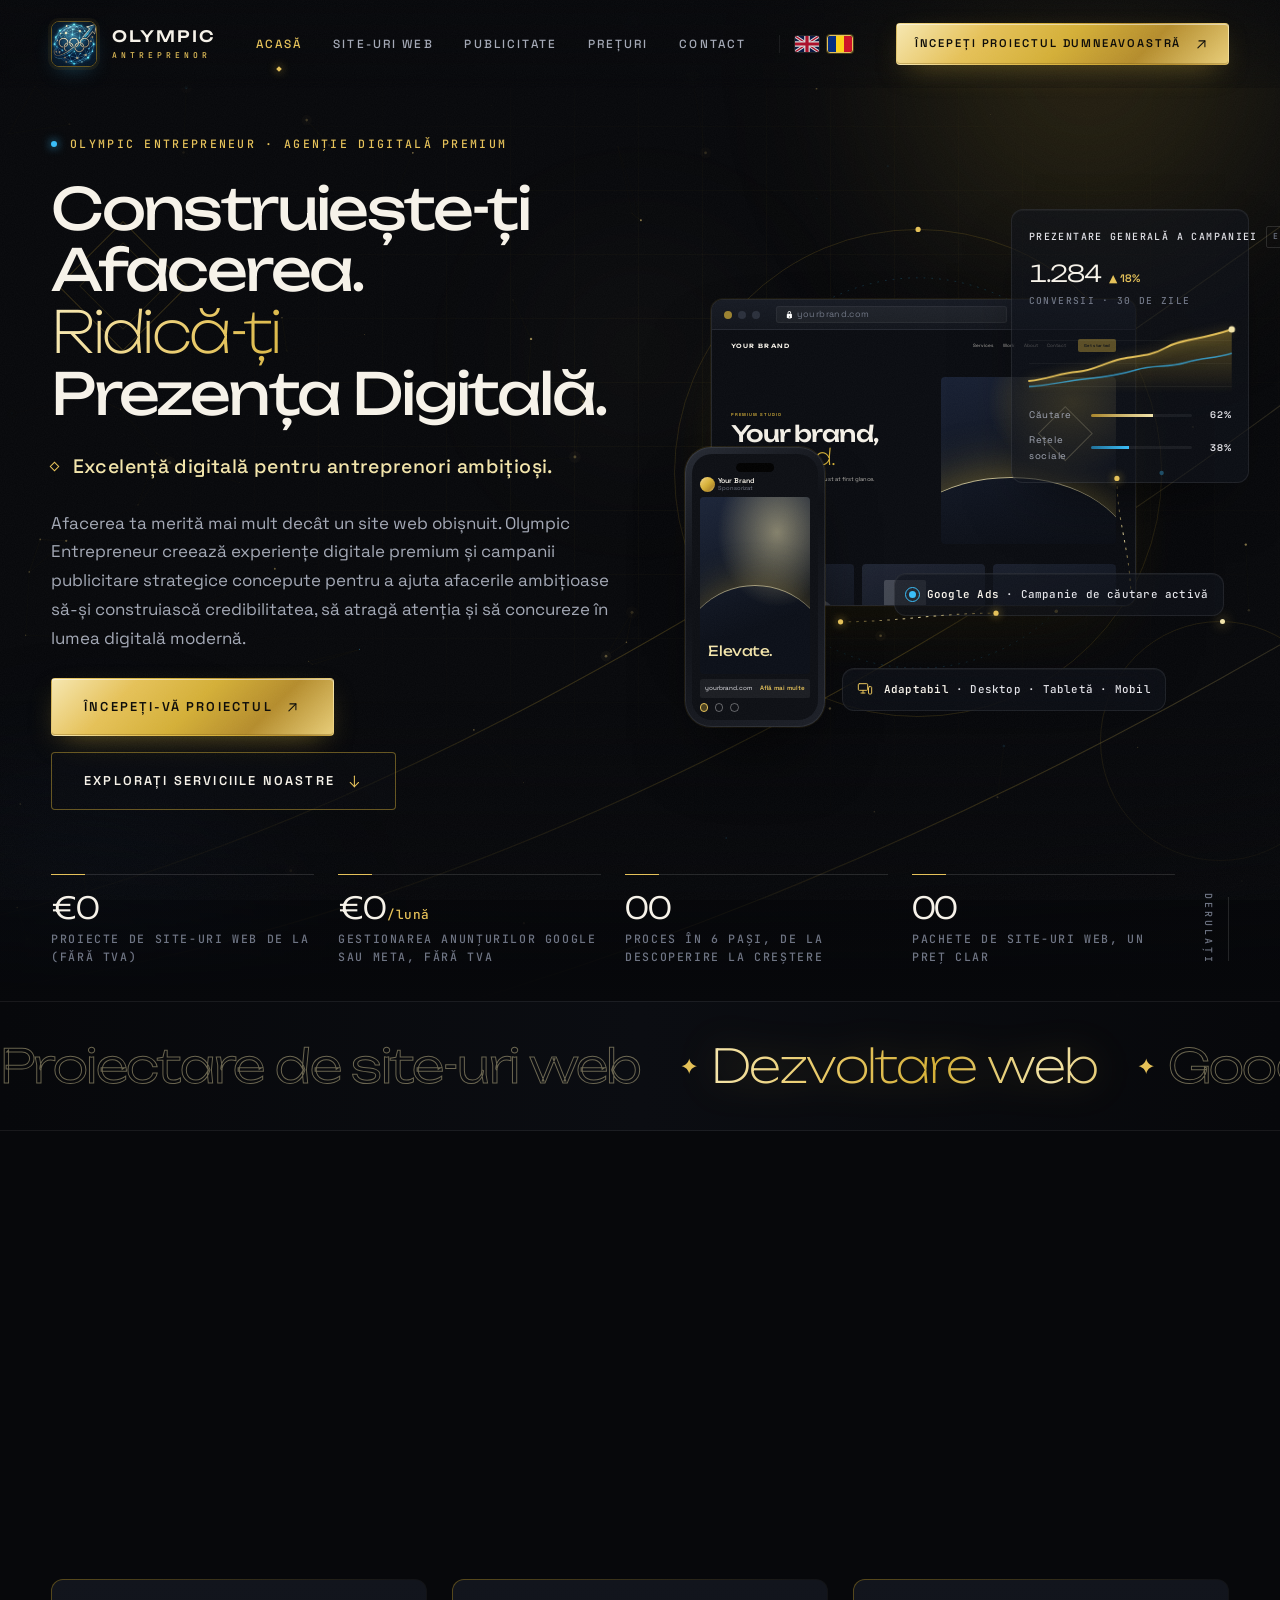
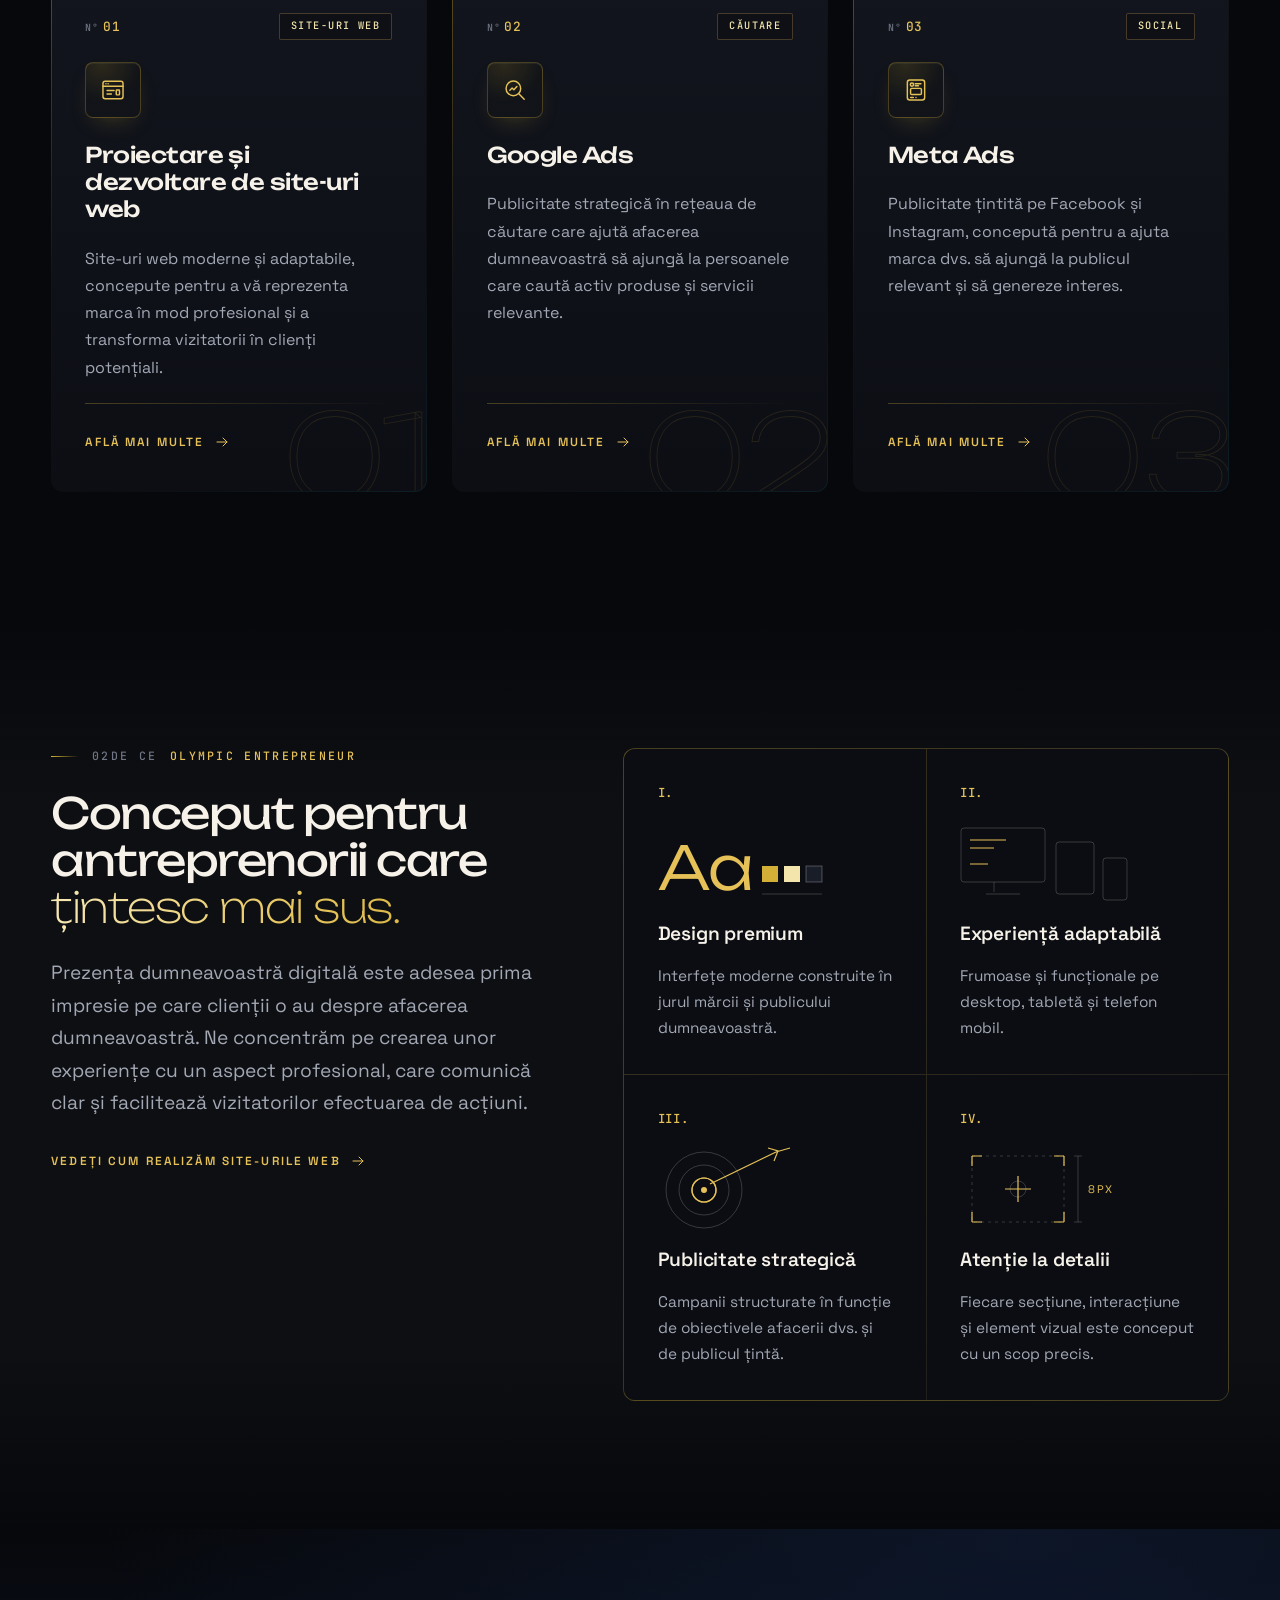
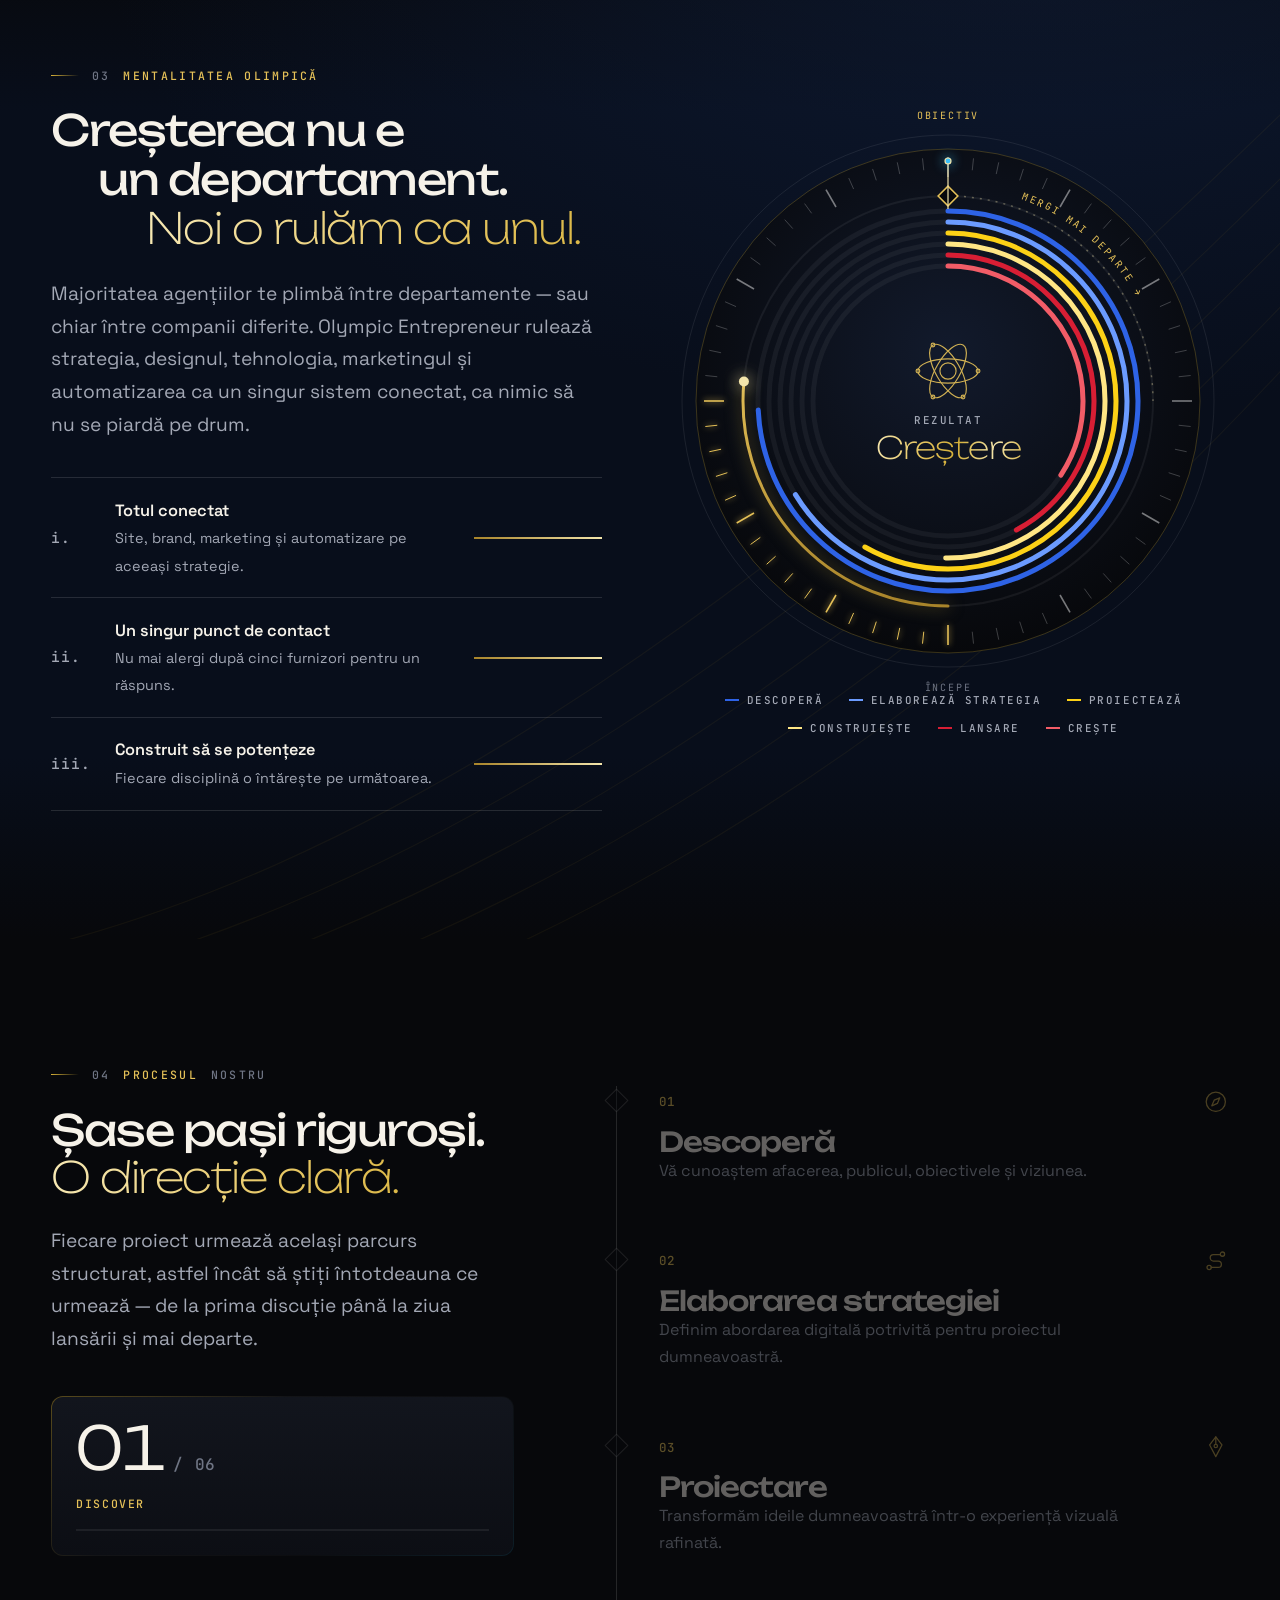
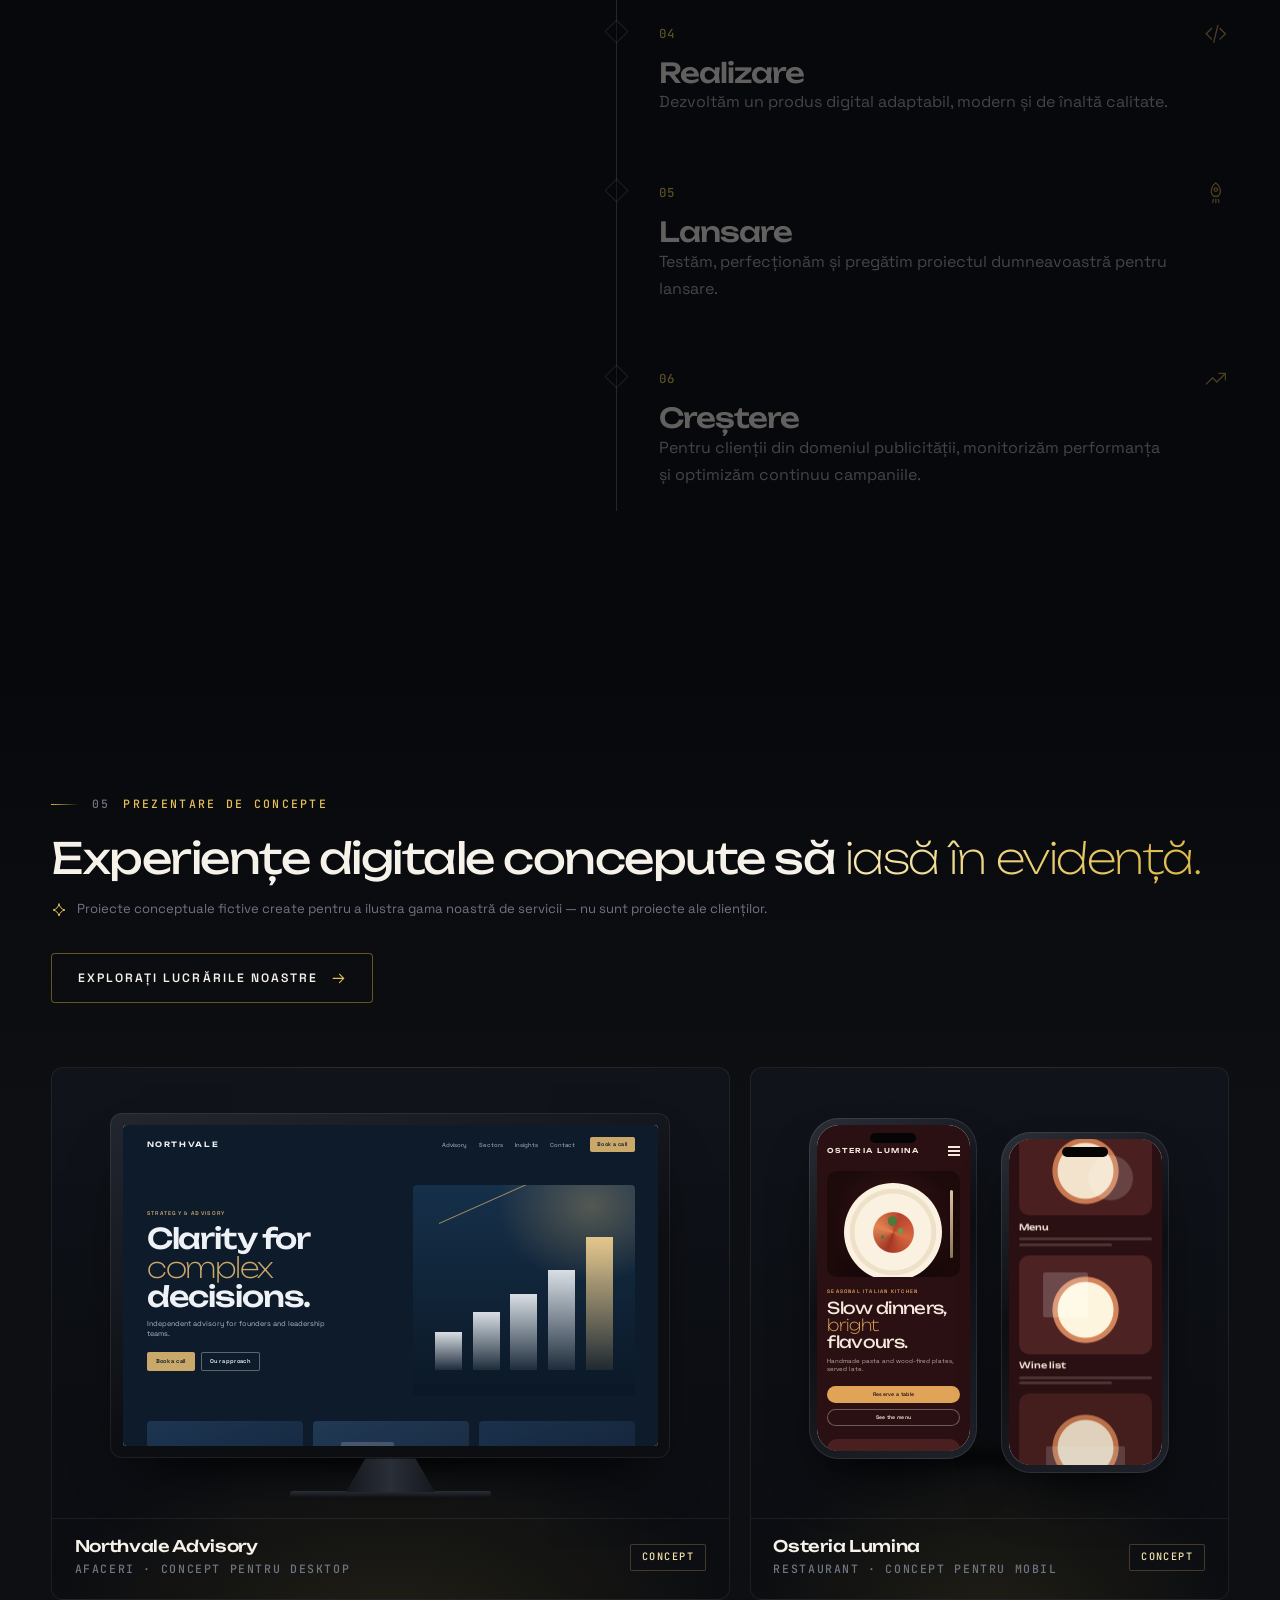
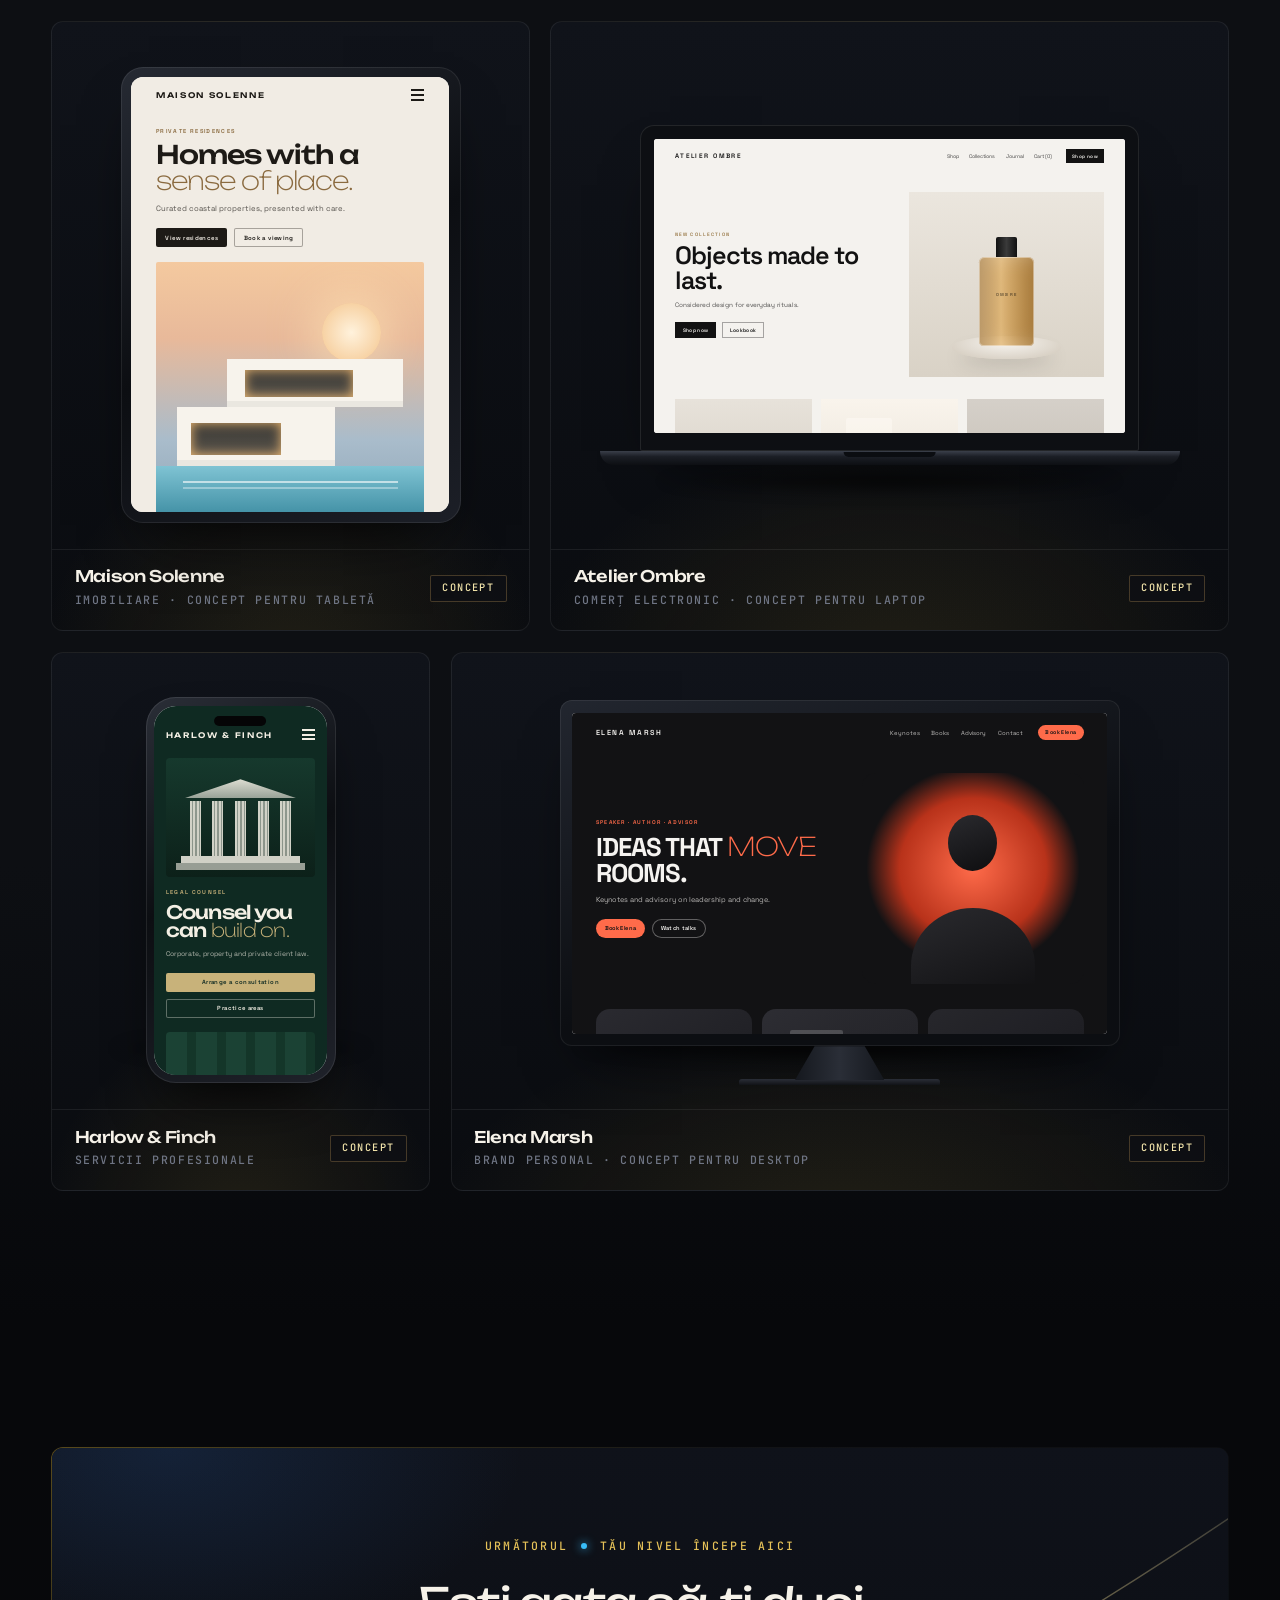
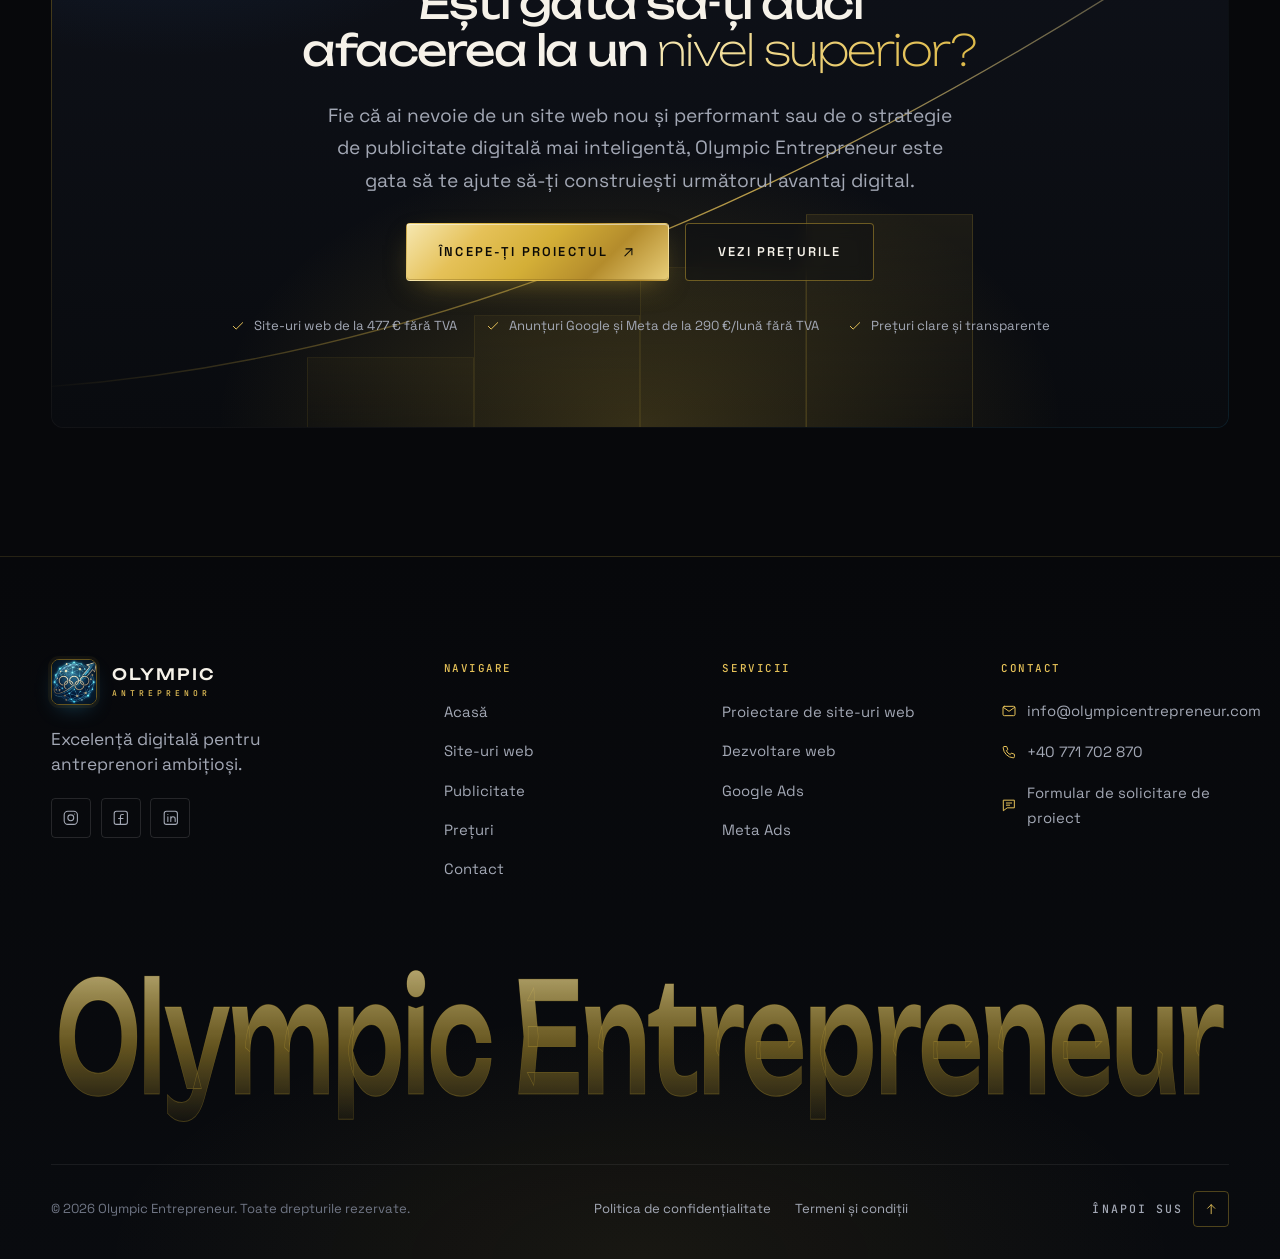
<file: ro/index.html>
<!DOCTYPE html>
<html lang="ro">
<head>
  <meta charset="utf-8">
  <meta name="viewport" content="width=device-width, initial-scale=1">
  <title>Olympic Entrepreneur — Agenție de design web premium și publicitate digitală</title>
  <meta name="description" content="Olympic Entrepreneur este o agenție digitală premium destinată antreprenorilor ambițioși: proiectare profesională de site-uri web, dezvoltare de site-uri web, gestionarea campaniilor Google Ads și Meta Ads. Site-uri web începând de la 477 € fără TVA.">
  <meta name="theme-color" content="#07080b">
  <meta property="og:type" content="website">
  <meta property="og:site_name" content="Olympic Entrepreneur">
  <meta property="og:title" content="Olympic Entrepreneur — Excelență digitală pentru antreprenori ambițioși">
  <meta property="og:description" content="Site-uri web premium și publicitate strategică pe Google și Meta pentru companiile care țintesc mai sus.">
  <meta property="og:image" content="assets/img/logo.jpg">
  <link rel="icon" type="image/png" href="../assets/img/favicon.png">
  <link rel="apple-touch-icon" href="../assets/img/apple-touch-icon.png">
  <link rel="preconnect" href="https://fonts.googleapis.com">
  <link rel="preconnect" href="https://fonts.gstatic.com" crossorigin>
  <link href="https://fonts.googleapis.com/css2?family=Unbounded:wght@200..700&family=Space+Grotesk:wght@300..700&family=JetBrains+Mono:wght@400;500;600&display=swap" rel="stylesheet">
  <link rel="stylesheet" href="../assets/css/styles.css">
  <script>document.documentElement.classList.add('js');setTimeout(function(){if(!window.OE_READY)document.documentElement.classList.remove('js');},2500);</script>
  <script type="application/ld+json">
  {
    "@context": "https://schema.org",
    "@type": "ProfessionalService",
    "name": "Olympic Entrepreneur",
    "slogan": "Digital Excellence for Ambitious Entrepreneurs.",
    "description": "Premium digital agency offering website design, website development, Google Ads and Meta Ads management for entrepreneurs, small businesses and companies.",
    "logo": "assets/img/logo.jpg",
    "priceRange": "€477 – €977",
    "hasOfferCatalog": {
      "@type": "OfferCatalog",
      "name": "Digital services",
      "itemListElement": [
        { "@type": "Offer", "name": "Simple Website", "price": "477", "priceCurrency": "EUR" },
        { "@type": "Offer", "name": "Advanced Website", "price": "977", "priceCurrency": "EUR" },
        { "@type": "Offer", "name": "Premium Website", "description": "Price on request" },
        { "@type": "Offer", "name": "Google Ads Management", "price": "290", "priceCurrency": "EUR", "priceSpecification": { "@type": "UnitPriceSpecification", "price": "290", "priceCurrency": "EUR", "unitText": "MONTH" } },
        { "@type": "Offer", "name": "Meta Ads Management", "price": "290", "priceCurrency": "EUR", "priceSpecification": { "@type": "UnitPriceSpecification", "price": "290", "priceCurrency": "EUR", "unitText": "MONTH" } }
      ]
    }
  }
  </script>
  <link rel="canonical" href="https://olympicentrepreneur.com/ro/">
  <link rel="alternate" hreflang="en" href="https://olympicentrepreneur.com/">
  <link rel="alternate" hreflang="ro" href="https://olympicentrepreneur.com/ro/">
  <link rel="alternate" hreflang="x-default" href="https://olympicentrepreneur.com/">
</head>
<body>
<script src="../assets/js/icons.js"></script>
<a class="skip-link" href="#main">Skip to content</a>

<!-- ============================ NAVIGATION ============================ -->
<header class="nav" data-nav>
  <div class="container nav__inner">
    <a class="brand" href="index.html" aria-label="Olympic Entrepreneur — Home">
      <span class="brand__mark"><img src="../assets/img/logo.jpg" alt="" width="46" height="46"></span>
      <span class="brand__type"><span class="brand__top">Olympic</span><span class="brand__bottom">Antreprenor</span></span>
    </a>
    <nav class="nav__links" aria-label="Primary">
      <a class="nav__link" href="index.html" aria-current="page">Acasă</a>
      <a class="nav__link" href="websites.html">Site-uri web</a>
      <a class="nav__link" href="advertising.html">Publicitate</a>
      <a class="nav__link" href="pricing.html">Prețuri</a>
      <a class="nav__link" href="contact.html">Contact</a>
      <div class="nav__lang" role="group" aria-label="Language / Limbă">
        <a class="lang-flag" href="../index.html" hreflang="en" lang="en" aria-label="English"><svg viewBox="0 0 60 40" xmlns="http://www.w3.org/2000/svg" aria-hidden="true" focusable="false"><rect width="60" height="40" fill="#0a1a4d"/><path d="M0,0 L60,40 M60,0 L0,40" stroke="#fff" stroke-width="8"/><path d="M0,0 L60,40 M60,0 L0,40" stroke="#c8102e" stroke-width="3.4"/><path d="M30,0 V40 M0,20 H60" stroke="#fff" stroke-width="14"/><path d="M30,0 V40 M0,20 H60" stroke="#c8102e" stroke-width="8"/></svg></a>
        <a class="lang-flag is-active" href="index.html" hreflang="ro" lang="ro" aria-current="true" aria-label="Română (curentă)"><svg viewBox="0 0 60 40" xmlns="http://www.w3.org/2000/svg" aria-hidden="true" focusable="false"><rect width="20" height="40" fill="#002b7f"/><rect x="20" width="20" height="40" fill="#fcd116"/><rect x="40" width="20" height="40" fill="#ce1126"/></svg></a>
      </div>
    </nav>
    <div class="nav__actions">
      <a class="btn btn--gold btn--sm" href="contact.html">Începeți proiectul dumneavoastră <svg class="icon"><use href="#i-arrow-ur"/></svg></a>
<div class="nav__lang nav__lang--top" role="group" aria-label="Language / Limbă">
        <a class="lang-flag" href="../index.html" hreflang="en" lang="en" aria-label="English"><svg viewBox="0 0 60 40" xmlns="http://www.w3.org/2000/svg" aria-hidden="true" focusable="false"><rect width="60" height="40" fill="#0a1a4d"/><path d="M0,0 L60,40 M60,0 L0,40" stroke="#fff" stroke-width="8"/><path d="M0,0 L60,40 M60,0 L0,40" stroke="#c8102e" stroke-width="3.4"/><path d="M30,0 V40 M0,20 H60" stroke="#fff" stroke-width="14"/><path d="M30,0 V40 M0,20 H60" stroke="#c8102e" stroke-width="8"/></svg></a>
        <a class="lang-flag is-active" href="index.html" hreflang="ro" lang="ro" aria-current="true" aria-label="Română (curentă)"><svg viewBox="0 0 60 40" xmlns="http://www.w3.org/2000/svg" aria-hidden="true" focusable="false"><rect width="20" height="40" fill="#002b7f"/><rect x="20" width="20" height="40" fill="#fcd116"/><rect x="40" width="20" height="40" fill="#ce1126"/></svg></a>
      </div>
      <button class="burger" type="button" aria-label="Open menu" aria-expanded="false" aria-controls="menu" data-burger><span></span><span></span><span></span></button>
    </div>
  </div>
  <span class="nav__progress" data-progress></span>
</header>

<div class="menu" id="menu" data-menu>
  <nav aria-label="Mobile">
    <ul class="menu__list">
      <li><a class="menu__link" style="--i:0" href="index.html" aria-current="page"><small>01</small>Acasă</a></li>
      <li><a class="menu__link" style="--i:1" href="websites.html"><small>02</small>Site-uri web</a></li>
      <li><a class="menu__link" style="--i:2" href="advertising.html"><small>03</small>Publicitate</a></li>
      <li><a class="menu__link" style="--i:3" href="pricing.html"><small>04</small>Prețuri</a></li>
      <li><a class="menu__link" style="--i:4" href="contact.html"><small>05</small>Contact</a></li>
    </ul>
  </nav>
  <div class="menu__foot">
    <a class="btn btn--gold btn--lg btn--block" href="contact.html">Începeți-vă proiectul <svg class="icon"><use href="#i-arrow-ur"/></svg></a>
    <p class="menu__meta"><span>Excelență digitală pentru antreprenori ambițioși.</span></p>
    <div class="menu__lang" role="group" aria-label="Language / Limbă">
      <a class="lang-flag" href="../index.html" hreflang="en" lang="en" aria-label="English"><svg viewBox="0 0 60 40" xmlns="http://www.w3.org/2000/svg" aria-hidden="true" focusable="false"><rect width="60" height="40" fill="#0a1a4d"/><path d="M0,0 L60,40 M60,0 L0,40" stroke="#fff" stroke-width="8"/><path d="M0,0 L60,40 M60,0 L0,40" stroke="#c8102e" stroke-width="3.4"/><path d="M30,0 V40 M0,20 H60" stroke="#fff" stroke-width="14"/><path d="M30,0 V40 M0,20 H60" stroke="#c8102e" stroke-width="8"/></svg></a>
      <a class="lang-flag is-active" href="index.html" hreflang="ro" lang="ro" aria-label="Română (curentă)"><svg viewBox="0 0 60 40" xmlns="http://www.w3.org/2000/svg" aria-hidden="true" focusable="false"><rect width="20" height="40" fill="#002b7f"/><rect x="20" width="20" height="40" fill="#fcd116"/><rect x="40" width="20" height="40" fill="#ce1126"/></svg></a>
    </div>
  </div>
</div>

<main id="main">

  <!-- ============================ HERO ============================ -->
  <section class="hero" aria-labelledby="hero-title">
    <div class="fx" aria-hidden="true">
      <div class="fx-grid"></div>
      <div class="fx-light fx-light--a"></div>
      <div class="fx-light fx-light--b"></div>
      <div class="fx-light fx-light--c"></div>
      <svg class="fx-arcs" viewBox="0 0 1440 900" preserveAspectRatio="xMidYMid slice">
        <defs>
          <linearGradient id="arcGrad" x1="0" y1="1" x2="1" y2="0">
            <stop offset="0" stop-color="#d4af37" stop-opacity="0"/>
            <stop offset=".55" stop-color="#d4af37" stop-opacity=".55"/>
            <stop offset="1" stop-color="#f3e5ab" stop-opacity=".08"/>
          </linearGradient>
        </defs>
        <path class="arc" d="M-80 860C380 820 820 560 1520 40"/>
        <path class="arc" d="M-80 910C460 890 960 650 1520 190"/>
        <path class="arc" d="M200 980C640 920 1100 720 1520 440"/>
        <path class="comet" pathLength="1" d="M-80 860C380 820 820 560 1520 40"/>
        <path class="comet comet--2" pathLength="1" d="M-80 910C460 890 960 650 1520 190"/>
        <path class="comet comet--3" pathLength="1" d="M200 980C640 920 1100 720 1520 440"/>
      </svg>
      <canvas class="fx-particles" data-particles></canvas>
      <div class="fx-shape fx-shape--diamond" style="left:6%;top:24%"></div>
      <div class="fx-shape fx-shape--orbit" style="right:-60px;bottom:14%"></div>
      <div class="fx-vignette"></div>
    </div>

    <div class="container hero__grid">
      <div class="hero__copy">
        <p class="eyebrow eyebrow--plain fade-up" style="--d:.1s"><span class="dot"></span>Olympic Entrepreneur · Agenție digitală premium</p>
        <h1 class="h1 hero__title" id="hero-title">
          <span class="line"><span style="--i:0">Construiește-ți</span></span>
          <span class="line"><span style="--i:1">Afacerea.</span></span>
          <span class="line"><span style="--i:2"><em>Ridică-ți</em></span></span>
          <span class="line"><span style="--i:3">Prezența Digitală.</span></span>
        </h1>
        <p class="hero__kicker fade-up" style="--d:.75s">Excelență digitală pentru antreprenori ambițioși.</p>
        <p class="hero__text fade-up" style="--d:.9s">Afacerea ta merită mai mult decât un site web obișnuit. Olympic Entrepreneur creează experiențe digitale premium și campanii publicitare strategice concepute pentru a ajuta afacerile ambițioase să-și construiască credibilitatea, să atragă atenția și să concureze în lumea digitală modernă.</p>
        <div class="btn-row fade-up" style="--d:1.05s">
          <a class="btn btn--gold btn--lg" href="contact.html">Începeți-vă proiectul <svg class="icon"><use href="#i-arrow-ur"/></svg></a>
          <a class="btn btn--ghost btn--lg" href="#services">Explorați serviciile noastre <svg class="icon"><use href="#i-arrow-d"/></svg></a>
        </div>
      </div>

      <!-- Hero composition: website + analytics + ad campaign, linked by gold data lines -->
      <div class="hv" data-parallax aria-hidden="true">
        <svg class="hv__orbit" viewBox="0 0 600 600">
          <g class="spin">
            <circle class="ring" cx="300" cy="300" r="282"/>
            <circle class="node" cx="300" cy="18" r="3"/>
            <circle class="node node--c" cx="582" cy="300" r="2.5"/>
            <circle class="node" cx="100" cy="500" r="2"/>
          </g>
          <g class="spin spin--rev">
            <circle class="ring ring--dash" cx="300" cy="300" r="226"/>
            <circle class="node node--c" cx="74" cy="300" r="2.5"/>
            <circle class="node" cx="460" cy="460" r="2"/>
          </g>
        </svg>

        <div class="layer hv__browser"><div class="px" data-depth="10"><div class="float">
          <div class="win">
            <div class="win__bar"><i></i><i></i><i></i><span class="win__url">yourbrand.com</span></div>
            <div class="win__screen"><div data-ms="brand"></div></div>
          </div>
        </div></div></div>

        <div class="layer hv__dash"><div class="px" data-depth="22"><div class="float">
          <div class="glass dcard">
            <div class="dcard__head"><span class="dcard__title">Prezentare generală a campaniei</span><span class="dcard__tag">Exemple de date</span></div>
            <div class="dcard__kpi"><span class="dcard__num">1.284</span><span class="dcard__delta">▲ 18%</span></div>
            <div class="dcard__sub">Conversii · 30 de zile</div>
            <svg class="dcard__chart" viewBox="0 0 220 78">
              <defs>
                <linearGradient id="areaGrad" x1="0" y1="0" x2="0" y2="1"><stop offset="0" stop-color="#d4af37" stop-opacity=".35"/><stop offset="1" stop-color="#d4af37" stop-opacity="0"/></linearGradient>
              </defs>
              <line class="gl" x1="0" y1="20" x2="220" y2="20"/><line class="gl" x1="0" y1="45" x2="220" y2="45"/><line class="gl" x1="0" y1="70" x2="220" y2="70"/>
              <path class="ar" d="M0 64C22 62 34 55 52 54S82 44 100 40 130 38 148 28 184 20 220 8V78H0Z"/>
              <path class="ln2" pathLength="1" d="M0 70C26 68 40 64 60 62S96 58 116 52 150 50 170 44 200 40 220 34"/>
              <path class="ln" pathLength="1" d="M0 64C22 62 34 55 52 54S82 44 100 40 130 38 148 28 184 20 220 8"/>
              <circle class="tip" cx="220" cy="8" r="3.5"/>
            </svg>
            <div class="dcard__bars">
              <div class="dcard__bar"><span>Căutare</span><span class="meter"><i style="--v:.62"></i></span><b>62%</b></div>
              <div class="dcard__bar"><span>Rețele sociale</span><span class="meter meter--c"><i style="--v:.38"></i></span><b>38%</b></div>
            </div>
          </div>
        </div></div></div>

        <div class="layer hv__phone"><div class="px" data-depth="34"><div class="float">
          <div class="phone"><div class="phone__screen">
            <div class="post">
              <div class="post__head"><span class="post__avatar"></span><span class="post__who"><b>Your Brand</b><span>Sponsorizat</span></span></div>
              <div class="post__img"></div>
              <div class="post__cta"><span>yourbrand.com</span><span>Află mai multe</span></div>
              <div class="post__react"><i></i><i></i><i></i></div>
            </div>
          </div></div>
        </div></div></div>

        <div class="layer hv__chip--a"><div class="px" data-depth="40"><div class="float">
          <div class="glass fchip"><span class="pulse-dot"></span><span><b>Google Ads</b> · Campanie de căutare activă</span></div>
        </div></div></div>
        <div class="layer hv__chip--b"><div class="px" data-depth="28"><div class="float">
          <div class="glass fchip"><span class="fchip__devs"><svg class="icon"><use href="#i-devices"/></svg></span><span><b>Adaptabil</b> · Desktop · Tabletă · Mobil</span></div>
        </div></div></div>

        <svg class="hv__links" viewBox="0 0 600 612" preserveAspectRatio="none">
          <defs>
            <linearGradient id="linkGrad" x1="0" x2="1"><stop offset="0" stop-color="#e5c158" stop-opacity=".2"/><stop offset=".5" stop-color="#f3e5ab" stop-opacity=".9"/><stop offset="1" stop-color="#e5c158" stop-opacity=".2"/></linearGradient>
          </defs>
          <path d="M150 478C220 478 260 468 330 468"/>
          <path d="M470 312C470 360 484 392 486 440"/>
          <circle cx="150" cy="478" r="3"/><circle cx="330" cy="468" r="3"/><circle cx="470" cy="312" r="3"/>
        </svg>
      </div>
    </div>

    <div class="container hero__foot">
      <div class="stat fade-up" style="--d:1.25s"><span class="stat__value" data-count="477" data-prefix="€">477 €</span><span class="stat__label">Proiecte de site-uri web de la (fără TVA)</span></div>
      <div class="stat fade-up" style="--d:1.35s"><span class="stat__value"><span data-count="290" data-prefix="€">290 €</span><small>/lună</small></span><span class="stat__label">Gestionarea anunțurilor Google sau Meta, fără TVA</span></div>
      <div class="stat fade-up" style="--d:1.45s"><span class="stat__value" data-count="6" data-pad="2">06</span><span class="stat__label">Proces în 6 pași, de la descoperire la creștere</span></div>
      <div class="stat fade-up" style="--d:1.55s"><span class="stat__value" data-count="3" data-pad="2">03</span><span class="stat__label">Pachete de site-uri web, un preț clar</span></div>
      <span class="scroll-cue fade-up" style="--d:1.8s"><i></i>Derulați</span>
    </div>
  </section>

  <!-- ============================ BRAND BAND ============================ -->
  <section class="band" aria-label="Our services">
    <div class="marquee" aria-hidden="true">
      <div class="marquee__group">
        <span class="marquee__item">Proiectare de site-uri web</span><svg class="marquee__star icon--fill"><use href="#i-spark"/></svg>
        <span class="marquee__item marquee__item--gold"> Dezvoltare web</span><svg class="marquee__star icon--fill"><use href="#i-spark"/></svg>
        <span class="marquee__item"> Google Ads</span><svg class="marquee__star icon--fill"><use href="#i-spark"/></svg>
        <span class="marquee__item marquee__item--fill"> Meta Ads</span><svg class="marquee__star icon--fill"><use href="#i-spark"/></svg>
        <span class="marquee__item"> Olympic Entrepreneur</span><svg class="marquee__star icon--fill"><use href="#i-spark"/></svg>
        <span class="marquee__item marquee__item--gold"> Excelență digitală</span><svg class="marquee__star icon--fill"><use href="#i-spark"/></svg>
      </div>
      <div class="marquee__group">
        <span class="marquee__item"> Proiectare de site-uri web</span><svg class="marquee__star icon--fill"><use href="#i-spark"/></svg>
        <span class="marquee__item marquee__item--gold"> Dezvoltare web</span><svg class="marquee__star icon--fill"><use href="#i-spark"/></svg>
        <span class="marquee__item"> Google Ads</span><svg class="marquee__star icon--fill"><use href="#i-spark"/></svg>
        <span class="marquee__item marquee__item--fill"> Meta Ads</span><svg class="marquee__star icon--fill"><use href="#i-spark"/></svg>
        <span class="marquee__item"> Olympic Entrepreneur</span><svg class="marquee__star icon--fill"><use href="#i-spark"/></svg>
        <span class="marquee__item marquee__item--gold"> Excelență digitală</span><svg class="marquee__star icon--fill"><use href="#i-spark"/></svg>
      </div>
    </div>
    <p class="sr-only">Proiectare de site-uri web, dezvoltare web, Google Ads și Meta Ads.</p>
  </section>

  <!-- ============================ INTRODUCTION ============================ -->
  <section class="section" id="services" aria-labelledby="intro-title">
    <div class="container">
      <header class="shead shead--split">
        <p class="eyebrow" data-reveal><span class="eyebrow__num">01 Ce</span> facem</p>
        <h2 class="h2" id="intro-title" data-reveal style="--d:.08s">Afacerea ta. Viziunea ta. <em>Avantajul tău digital.</em></h2>
        <p class="lead" data-reveal style="--d:.16s">La Olympic Entrepreneur, combinăm designul, tehnologia și publicitatea digitală pentru a ajuta afacerile să-și consolideze prezența online. De la un site web proiectat profesional până la campanii publicitare țintite pe Google și Meta, creăm soluții digitale adaptate obiectivelor dumneavoastră.</p>
      </header>

      <div class="cards-3">
        <article class="svc panel spot draw-on-hover" data-reveal style="--d:0s">
          <span class="svc__accent"></span>
          <div class="svc__top"><span class="svc__num">01</span><span class="chip">Site-uri web</span></div>
          <span class="icon-plate"><svg class="icon"><use href="#i-web"/></svg></span>
          <h3 class="svc__title">Proiectare și dezvoltare de site-uri web</h3>
          <p class="svc__text">Site-uri web moderne și adaptabile, concepute pentru a vă reprezenta marca în mod profesional și a transforma vizitatorii în clienți potențiali.</p>
          <div class="svc__rule"></div>
          <a class="link-arrow" href="websites.html">Află mai multe <svg class="icon"><use href="#i-arrow-r"/></svg></a>
          <span class="svc__ghost" aria-hidden="true">01</span>
        </article>
        <article class="svc panel spot draw-on-hover" data-reveal style="--d:.1s">
          <span class="svc__accent"></span>
          <div class="svc__top"><span class="svc__num">02</span><span class="chip">Căutare</span></div>
          <span class="icon-plate"><svg class="icon"><use href="#i-search-ads"/></svg></span>
          <h3 class="svc__title">Google Ads</h3>
          <p class="svc__text">Publicitate strategică în rețeaua de căutare care ajută afacerea dumneavoastră să ajungă la persoanele care caută activ produse și servicii relevante.</p>
          <div class="svc__rule"></div>
          <a class="link-arrow" href="advertising.html#google">Află mai multe <svg class="icon"><use href="#i-arrow-r"/></svg></a>
          <span class="svc__ghost" aria-hidden="true">02</span>
        </article>
        <article class="svc panel spot draw-on-hover" data-reveal style="--d:.2s">
          <span class="svc__accent"></span>
          <div class="svc__top"><span class="svc__num">03</span><span class="chip">Social</span></div>
          <span class="icon-plate"><svg class="icon"><use href="#i-social"/></svg></span>
          <h3 class="svc__title">Meta Ads</h3>
          <p class="svc__text">Publicitate țintită pe Facebook și Instagram, concepută pentru a ajuta marca dvs. să ajungă la publicul relevant și să genereze interes.</p>
          <div class="svc__rule"></div>
          <a class="link-arrow" href="advertising.html#meta">Află mai multe <svg class="icon"><use href="#i-arrow-r"/></svg></a>
          <span class="svc__ghost" aria-hidden="true">03</span>
        </article>
      </div>
    </div>
  </section>

  <!-- ============================ WHY ============================ -->
  <section class="section zone-charcoal" aria-labelledby="why-title">
    <div class="container why">
      <div class="why__aside">
        <p class="eyebrow" data-reveal><span class="eyebrow__num">02De ce</span> Olympic Entrepreneur</p>
        <h2 class="h2" id="why-title" data-reveal style="--d:.08s">Conceput pentru antreprenorii care <em>țintesc mai sus.</em></h2>
        <p class="lead" data-reveal style="--d:.16s">Prezența dumneavoastră digitală este adesea prima impresie pe care clienții o au despre afacerea dumneavoastră. Ne concentrăm pe crearea unor experiențe cu un aspect profesional, care comunică clar și facilitează vizitatorilor efectuarea de acțiuni.</p>
        <div data-reveal style="--d:.24s"><a class="link-arrow" href="websites.html">Vedeți cum realizăm site-urile web <svg class="icon"><use href="#i-arrow-r"/></svg></a></div>
      </div>

      <div class="why__grid" data-reveal="scale">
        <article class="benefit">
          <span class="benefit__idx">I.</span>
          <div class="benefit__art" aria-hidden="true">
            <svg viewBox="0 0 170 86">
              <text x="0" y="70" font-family="Unbounded, sans-serif" font-size="60" font-weight="300" fill="currentColor">Aa</text>
              <rect class="bart-swatch" x="104" y="46" width="16" height="16" fill="#d4af37"/>
              <rect class="bart-swatch" x="126" y="46" width="16" height="16" fill="#f3e5ab"/>
              <rect class="bart-swatch" x="148" y="46" width="16" height="16" fill="#191d28" stroke="rgba(255,255,255,.25)"/>
              <line class="bart-soft" x1="104" y1="74" x2="164" y2="74"/>
            </svg>
          </div>
          <h3 class="h3">Design premium</h3>
          <p>Interfețe moderne construite în jurul mărcii și publicului dumneavoastră.</p>
        </article>
        <article class="benefit">
          <span class="benefit__idx">II.</span>
          <div class="benefit__art" aria-hidden="true">
            <svg viewBox="0 0 170 86">
              <rect class="bart-soft bart-dev" x="1" y="8" width="84" height="54" rx="3"/>
              <path class="bart-soft" d="M34 62v10M26 74h34"/>
              <rect class="bart-soft bart-dev bart-dev--2" x="96" y="22" width="38" height="52" rx="3"/>
              <rect class="bart-soft bart-dev" x="143" y="38" width="24" height="42" rx="3"/>
              <path class="bart-line" d="M10 20h36M10 28h24M10 44h18"/>
            </svg>
          </div>
          <h3 class="h3">Experiență adaptabilă</h3>
          <p>Frumoase și funcționale pe desktop, tabletă și telefon mobil.</p>
        </article>
        <article class="benefit">
          <span class="benefit__idx">III.</span>
          <div class="benefit__art" aria-hidden="true">
            <svg viewBox="0 0 170 86">
              <circle class="bart-soft" cx="46" cy="44" r="38"/>
              <circle class="bart-soft" cx="46" cy="44" r="25"/>
              <circle class="bart-line" cx="46" cy="44" r="12"/>
              <circle class="bart-line bart-ring" cx="46" cy="44" r="12"/>
              <circle class="bart-fill" cx="46" cy="44" r="3"/>
              <g class="bart-arrow"><path class="bart-line" d="M52 38L118 6"/><path class="bart-line" d="M110 2l10 3-4 10M118 6l14-4"/></g>
            </svg>
          </div>
          <h3 class="h3">Publicitate strategică</h3>
          <p>Campanii structurate în funcție de obiectivele afacerii dvs. și de publicul țintă.</p>
        </article>
        <article class="benefit">
          <span class="benefit__idx">IV.</span>
          <div class="benefit__art" aria-hidden="true">
            <svg viewBox="0 0 170 86">
              <rect class="bart-soft" x="12" y="10" width="92" height="66" stroke-dasharray="3 4"/>
              <path class="bart-line" d="M12 10h10M12 10v10M104 10h-10M104 10v10M12 76h10M12 76v-10M104 76h-10M104 76v-10"/>
              <g class="bart-cross"><path class="bart-line" d="M58 30v26M45 43h26"/><circle class="bart-soft" cx="58" cy="43" r="8"/></g>
              <path class="bart-soft" d="M118 10v66M114 10h8M114 76h8"/>
              <text x="128" y="47" font-family="Space Grotesk, sans-serif" font-size="11" letter-spacing="1.5" fill="currentColor">8PX</text>
            </svg>
          </div>
          <h3 class="h3">Atenție la detalii</h3>
          <p>Fiecare secțiune, interacțiune și element vizual este conceput cu un scop precis.</p>
        </article>
      </div>
    </div>
  </section>

  <!-- ============================ THE OLYMPIC MINDSET ============================ -->
  <section class="section zone-navy mindset" aria-labelledby="mindset-title">
    <svg class="mindset__lanes" viewBox="0 0 1440 800" preserveAspectRatio="none" aria-hidden="true">
      <path d="M-40 820C420 760 900 520 1480 120"/>
      <path d="M-40 850C440 790 930 560 1480 170"/>
      <path d="M-40 880C460 820 960 600 1480 220"/>
      <path d="M-40 910C480 850 990 640 1480 270"/>
      <path d="M-40 940C500 880 1020 680 1480 320"/>
    </svg>
    <div class="container mindset__grid">
      <div data-reveal-group>
        <p class="eyebrow" data-reveal><span class="eyebrow__num">03</span> Mentalitatea olimpică</p>
        <h2 class="h2 stair" id="mindset-title" data-reveal style="--d:.08s; margin-top:1.4rem">
          <span>Creșterea nu e</span>
          <span>un departament.</span>
          <span><em>Noi o rulăm ca unul.</em></span>
        </h2>
        <p class="lead" data-reveal style="--d:.16s; margin-top:1.6rem">Majoritatea agențiilor te plimbă între departamente — sau chiar între companii diferite. Olympic Entrepreneur rulează strategia, designul, tehnologia, marketingul și automatizarea ca un singur sistem conectat, ca nimic să nu se piardă pe drum.</p>
        <ul class="tenets" data-reveal style="--d:.24s">
          <li class="tenet"><span class="tenet__n">i.</span><div><b>Totul conectat</b><span>Site, brand, marketing și automatizare pe aceeași strategie.</span></div><span class="tenet__bar"><i></i></span></li>
          <li class="tenet"><span class="tenet__n">ii.</span><div><b>Un singur punct de contact</b><span>Nu mai alergi după cinci furnizori pentru un răspuns.</span></div><span class="tenet__bar"><i></i></span></li>
          <li class="tenet"><span class="tenet__n">iii.</span><div><b>Construit să se potențeze</b><span>Fiecare disciplină o întărește pe următoarea.</span></div><span class="tenet__bar"><i></i></span></li>
        </ul>
      </div>

      <!-- Chronograph dial: progress toward the goal — then beyond it -->
      <div data-reveal="scale" style="--d:.1s">
        <div class="dial" data-dial aria-hidden="true">
          <svg viewBox="0 0 540 540">
            <defs>
              <radialGradient id="dialFace" cx="50%" cy="40%" r="60%"><stop offset="0" stop-color="#121a2c"/><stop offset="1" stop-color="#07080b"/></radialGradient>
              <linearGradient id="dialGold" x1="0" y1="1" x2="0" y2="0"><stop offset="0" stop-color="#a8842a"/><stop offset=".6" stop-color="#e5c158"/><stop offset="1" stop-color="#f3e5ab"/></linearGradient>
            </defs>
            <circle class="bezel" cx="270" cy="270" r="266"/>
            <circle class="face" cx="270" cy="270" r="252"/>
            <g data-ticks></g>
            <circle class="track" cx="270" cy="270" r="205"/>
            <path id="beyondPath" class="beyond" d="M270 65A205 205 0 0 1 475 270"/>
            <path class="progress" data-dial-progress pathLength="1" stroke-dasharray="1" stroke-dashoffset="1" d="M270 475A205 205 0 0 1 270 65"/>
            <circle class="inner-track" cx="270" cy="270" r="190"/>
            <circle class="inner-track" cx="270" cy="270" r="179"/>
            <circle class="inner-track" cx="270" cy="270" r="168"/>
            <circle class="inner-track" cx="270" cy="270" r="157"/>
            <circle class="inner-track" cx="270" cy="270" r="146"/>
            <circle class="inner-track" cx="270" cy="270" r="135"/>
            <!-- Six rings in the colours of the Romanian flag: blue · yellow · red -->
            <circle class="inner" data-inner stroke="#2e63e6" cx="270" cy="270" r="190" pathLength="1" stroke-dasharray="1" stroke-dashoffset="1" transform="rotate(-90 270 270)"/>
            <circle class="inner" data-inner stroke="#6b9bff" cx="270" cy="270" r="179" pathLength="1" stroke-dasharray="1" stroke-dashoffset="1" transform="rotate(-90 270 270)"/>
            <circle class="inner" data-inner stroke="#fcd116" cx="270" cy="270" r="168" pathLength="1" stroke-dasharray="1" stroke-dashoffset="1" transform="rotate(-90 270 270)"/>
            <circle class="inner" data-inner stroke="#ffe685" cx="270" cy="270" r="157" pathLength="1" stroke-dasharray="1" stroke-dashoffset="1" transform="rotate(-90 270 270)"/>
            <circle class="inner" data-inner stroke="#d81e34" cx="270" cy="270" r="146" pathLength="1" stroke-dasharray="1" stroke-dashoffset="1" transform="rotate(-90 270 270)"/>
            <circle class="inner" data-inner stroke="#f25c67" cx="270" cy="270" r="135" pathLength="1" stroke-dasharray="1" stroke-dashoffset="1" transform="rotate(-90 270 270)"/>
            <text dy="-10"><textPath href="#beyondPath" startOffset="22%" class="t-gold">Mergi mai departe →</textPath></text>
            <text x="270" y="560" text-anchor="middle">Începe</text>
            <rect class="goal" x="263" y="58" width="14" height="14" transform="rotate(45 270 65)"/>
            <text x="270" y="-12" text-anchor="middle" class="t-gold">Obiectiv</text>
            <circle class="runner" data-runner cx="270" cy="475" r="5"/>
            <g class="hand"><line x1="270" y1="78" x2="270" y2="30"/><circle class="hand-tip" cx="270" cy="30" r="3"/></g>
          </svg>
          <div class="dial__center">
            <svg class="icon dial__icon"><use href="#i-orbit"/></svg>
            <span class="label">Rezultat</span>
            <strong>Creștere</strong>
          </div>
        </div>
        <div class="dial__legend" aria-hidden="true">
          <span><i style="background:#2e63e6"></i>Descoperă</span>
          <span><i style="background:#6b9bff"></i>Elaborează strategia</span>
          <span><i style="background:#fcd116"></i>Proiectează</span>
          <span><i style="background:#ffe685"></i>Construiește</span>
          <span><i style="background:#d81e34"></i>Lansare</span>
          <span><i style="background:#f25c67"></i>Crește</span>
        </div>
      </div>
    </div>
  </section>

  <!-- ============================ PROCESS ============================ -->
  <section class="section" aria-labelledby="process-title">
    <div class="container process" data-process>
      <div class="process__aside">
        <p class="eyebrow" data-reveal><span class="eyebrow__num">04</span> Procesul <span class="eyebrow__num">nostru</span></p>
        <h2 class="h2" id="process-title" data-reveal style="--d:.08s">Șase pași riguroși. <em>O direcție clară.</em></h2>
        <p class="lead" data-reveal style="--d:.16s">Fiecare proiect urmează același parcurs structurat, astfel încât să știți întotdeauna ce urmează — de la prima discuție până la ziua lansării și mai departe.</p>
        <div class="process__meter panel" data-reveal style="--d:.24s" aria-hidden="true">
          <div class="process__count"><b data-step-num>01</b><span>/ 06</span></div>
          <span class="process__name" data-step-name>Descoperă</span>
          <div class="process__track"><i data-step-bar></i></div>
        </div>
      </div>

      <div class="steps">
        <span class="steps__fill" data-steps-fill aria-hidden="true"></span>
        <ol class="steps__list">
        <li class="step" data-step="Discover">
          <span class="step__node"></span>
          <div class="step__head"><span class="step__n">01</span><span class="step__icon"><svg class="icon"><use href="#i-compass"/></svg></span></div>
          <h3 class="step__title">Descoperă</h3>
          <p>Vă cunoaștem afacerea, publicul, obiectivele și viziunea.</p>
        </li>
        <li class="step" data-step="Strategize">
          <span class="step__node"></span>
          <div class="step__head"><span class="step__n">02</span><span class="step__icon"><svg class="icon"><use href="#i-route"/></svg></span></div>
          <h3 class="step__title">Elaborarea strategiei</h3>
          <p>Definim abordarea digitală potrivită pentru proiectul dumneavoastră.</p>
        </li>
        <li class="step" data-step="Design">
          <span class="step__node"></span>
          <div class="step__head"><span class="step__n">03</span><span class="step__icon"><svg class="icon"><use href="#i-pen"/></svg></span></div>
          <h3 class="step__title">Proiectare</h3>
          <p>Transformăm ideile dumneavoastră într-o experiență vizuală rafinată.</p>
        </li>
        <li class="step" data-step="Build">
          <span class="step__node"></span>
          <div class="step__head"><span class="step__n">04</span><span class="step__icon"><svg class="icon"><use href="#i-code"/></svg></span></div>
          <h3 class="step__title">Realizare</h3>
          <p>Dezvoltăm un produs digital adaptabil, modern și de înaltă calitate.</p>
        </li>
        <li class="step" data-step="Launch">
          <span class="step__node"></span>
          <div class="step__head"><span class="step__n">05</span><span class="step__icon"><svg class="icon"><use href="#i-launch"/></svg></span></div>
          <h3 class="step__title">Lansare</h3>
          <p>Testăm, perfecționăm și pregătim proiectul dumneavoastră pentru lansare.</p>
        </li>
        <li class="step" data-step="Grow">
          <span class="step__node"></span>
          <div class="step__head"><span class="step__n">06</span><span class="step__icon"><svg class="icon"><use href="#i-trend"/></svg></span></div>
          <h3 class="step__title">Creștere</h3>
          <p>Pentru clienții din domeniul publicității, monitorizăm performanța și optimizăm continuu campaniile.</p>
        </li>
        </ol>
      </div>
    </div>
  </section>

  <!-- ============================ PORTFOLIO PREVIEW ============================ -->
  <section class="section zone-charcoal" aria-labelledby="work-title">
    <div class="container">
      <div class="works__head">
        <div>
          <p class="eyebrow" data-reveal><span class="eyebrow__num">05</span> Prezentare de concepte</p>
          <h2 class="h2" id="work-title" data-reveal style="--d:.08s; margin-top:1.4rem">Experiențe digitale concepute să <em>iasă în evidență.</em></h2>
          <p class="works__note" data-reveal style="--d:.16s"><svg class="icon"><use href="#i-spark"/></svg>Proiecte conceptuale fictive create pentru a ilustra gama noastră de servicii — nu sunt proiecte ale clienților.</p>
        </div>
        <div data-reveal style="--d:.2s"><a class="btn btn--ghost" href="websites.html#showcase">Explorați lucrările noastre <svg class="icon"><use href="#i-arrow-r"/></svg></a></div>
      </div>

      <div class="works">
        <article class="work w-7" data-reveal>
          <div class="work__stage">
            <div class="device device--desktop"><div class="device__frame"><div class="device__screen"><div data-ms="business"></div></div></div></div>
          </div>
          <div class="work__meta"><div><h3>Northvale Advisory</h3><p>Afaceri · Concept pentru desktop</p></div><span class="chip">Concept</span></div>
        </article>
        <article class="work w-5" data-reveal style="--d:.1s">
          <div class="work__stage">
            <div class="devices-pair">
              <div class="device device--phone"><div class="device__frame"><div class="device__screen"><div data-ms="restaurant"></div></div></div></div>
              <div class="device device--phone"><div class="device__frame"><div class="device__screen"><div data-ms="restaurant" data-ms-static></div></div></div></div>
            </div>
          </div>
          <div class="work__meta"><div><h3>Osteria Lumina</h3><p>Restaurant · Concept pentru mobil</p></div><span class="chip">Concept</span></div>
        </article>
        <article class="work w-5" data-reveal>
          <div class="work__stage">
            <div class="device device--tablet"><div class="device__frame"><div class="device__screen"><div data-ms="realestate"></div></div></div></div>
          </div>
          <div class="work__meta"><div><h3>Maison Solenne</h3><p>Imobiliare · Concept pentru tabletă</p></div><span class="chip">Concept</span></div>
        </article>
        <article class="work w-7" data-reveal style="--d:.1s">
          <div class="work__stage">
            <div class="device device--laptop"><div class="device__frame"><div class="device__screen"><div data-ms="ecommerce"></div></div></div></div>
          </div>
          <div class="work__meta"><div><h3>Atelier Ombre</h3><p>Comerț electronic · Concept pentru laptop</p></div><span class="chip">Concept</span></div>
        </article>
        <article class="work w-4" data-reveal>
          <div class="work__stage">
            <div class="device device--phone"><div class="device__frame"><div class="device__screen"><div data-ms="professional"></div></div></div></div>
          </div>
          <div class="work__meta"><div><h3>Harlow &amp; Finch</h3><p>Servicii profesionale</p></div><span class="chip">Concept</span></div>
        </article>
        <article class="work w-8" data-reveal style="--d:.1s">
          <div class="work__stage">
            <div class="device device--desktop"><div class="device__frame"><div class="device__screen"><div data-ms="personal"></div></div></div></div>
          </div>
          <div class="work__meta"><div><h3>Elena Marsh</h3><p>Brand personal · Concept pentru desktop</p></div><span class="chip">Concept</span></div>
        </article>
      </div>
    </div>
  </section>

  <!-- ============================ FINAL CTA ============================ -->
  <section class="section" aria-labelledby="cta-title">
    <div class="container">
      <div class="cta panel" data-reveal="scale">
        <div class="cta__bg"></div>
        <div class="cta__steps" aria-hidden="true"><i></i><i></i><i></i><i></i></div>
        <svg class="cta__arc" viewBox="0 0 1200 600" preserveAspectRatio="none" aria-hidden="true">
          <defs><linearGradient id="ctaArc" x1="0" x2="1"><stop offset="0" stop-color="#d4af37" stop-opacity="0"/><stop offset=".6" stop-color="#e5c158" stop-opacity=".8"/><stop offset="1" stop-color="#f3e5ab" stop-opacity=".2"/></linearGradient></defs>
          <path pathLength="1" d="M-20 560C300 540 700 420 1220 60"/>
        </svg>
        <p class="eyebrow eyebrow--plain">Următorul <span class="dot"></span>tău nivel începe aici</p>
        <h2 class="h2" id="cta-title">Ești gata să-ți duci afacerea la un <em>nivel superior?</em></h2>
        <p class="lead">Fie că ai nevoie de un site web nou și performant sau de o strategie de publicitate digitală mai inteligentă, Olympic Entrepreneur este gata să te ajute să-ți construiești următorul avantaj digital.</p>
        <div class="btn-row" style="justify-content:center">
          <a class="btn btn--gold btn--lg" href="contact.html">Începe-ți proiectul <svg class="icon"><use href="#i-arrow-ur"/></svg></a>
          <a class="btn btn--ghost btn--lg" href="pricing.html">Vezi prețurile</a>
        </div>
        <div class="cta__assure">
          <span><svg class="icon"><use href="#i-check"/></svg>Site-uri web de la 477 € fără TVA</span>
          <span><svg class="icon"><use href="#i-check"/></svg>Anunțuri Google și Meta de la 290 €/lună fără TVA</span>
          <span><svg class="icon"><use href="#i-check"/></svg>Prețuri clare și transparente</span>
        </div>
      </div>
    </div>
  </section>
</main>

<!-- ============================ FOOTER ============================ -->
<footer class="footer">
  <div class="container">
    <div class="footer__grid">
      <div class="footer__brand">
        <a class="brand" href="index.html" aria-label="Olympic Entrepreneur — Home">
          <span class="brand__mark"><img src="../assets/img/logo.jpg" alt="" width="46" height="46" loading="lazy"></span>
          <span class="brand__type"><span class="brand__top">Olympic</span><span class="brand__bottom">Antreprenor</span></span>
        </a>
        <p class="footer__tag">Excelență digitală pentru antreprenori ambițioși.</p>
        <!-- REPLACE: add the agency's real social profile URLs -->
        <div class="socials">
          <a href="#" aria-label="Instagram (link to be added)"><svg class="icon"><use href="#i-instagram"/></svg></a>
          <a href="#" aria-label="Facebook (link to be added)"><svg class="icon"><use href="#i-facebook"/></svg></a>
          <a href="#" aria-label="LinkedIn (link to be added)"><svg class="icon"><use href="#i-linkedin"/></svg></a>
        </div>
      </div>
      <nav aria-label="Footer">
        <h4>Navigare</h4>
        <ul class="footer__list">
          <li><a href="index.html">Acasă</a></li>
          <li><a href="websites.html">Site-uri web</a></li>
          <li><a href="advertising.html">Publicitate</a></li>
          <li><a href="pricing.html">Prețuri</a></li>
          <li><a href="contact.html">Contact</a></li>
        </ul>
      </nav>
      <div>
        <h4>Servicii</h4>
        <ul class="footer__list">
          <li><a href="websites.html">Proiectare de site-uri web</a></li>
          <li><a href="websites.html#services">Dezvoltare web</a></li>
          <li><a href="advertising.html#google">Google Ads</a></li>
          <li><a href="advertising.html#meta">Meta Ads</a></li>
        </ul>
      </div>
      <div>
        <h4>Contact</h4>
        <ul class="footer__list">
          <li><a href="mailto:info@olympicentrepreneur.com"><svg class="icon"><use href="#i-mail"/></svg>info@olympicentrepreneur.com</a></li>
          <li><a href="tel:+40771702870"><svg class="icon"><use href="#i-phone"/></svg>+40 771 702 870</a></li>
          <li><a href="contact.html"><svg class="icon"><use href="#i-message"/></svg>Formular de solicitare de proiect</a></li>
        </ul>
      </div>
    </div>

    <svg class="footer__word" viewBox="0 0 1200 170" aria-hidden="true" data-word>
      <defs>
        <linearGradient id="wordGold" x1="0" y1="0" x2="0" y2="1">
          <stop offset="0" stop-color="#f3e5ab" stop-opacity=".95"/>
          <stop offset=".55" stop-color="#d4af37" stop-opacity=".5"/>
          <stop offset="1" stop-color="#d4af37" stop-opacity="0"/>
        </linearGradient>
      </defs>
      <text class="w-stroke" x="600" y="138" text-anchor="middle" font-size="156" textLength="1190" lengthAdjust="spacingAndGlyphs">Olympic Entrepreneur</text>
      <text class="w-fill" x="600" y="138" text-anchor="middle" font-size="156" textLength="1190" lengthAdjust="spacingAndGlyphs">Olympic Entrepreneur</text>
    </svg>

    <div class="footer__bar">
      <p>© <span data-year>2026</span> Olympic Entrepreneur. Toate drepturile rezervate.</p>
      <div class="footer__legal">
        <button type="button" data-legal="privacy">Politica de confidențialitate</button>
        <button type="button" data-legal="terms">Termeni și condiții</button>
      </div>
      <a class="to-top" href="#main" data-top>Înapoi sus <span><svg class="icon"><use href="#i-arrow-up"/></svg></span></a>
    </div>
  </div>
</footer>

<dialog class="legal" id="legal-privacy" aria-labelledby="legal-privacy-title">
  <div class="legal__in">
    <div class="legal__head"><h2 id="legal-privacy-title">Politica de confidențialitate</h2><button class="legal__close" type="button" data-close aria-label="Close"><svg class="icon"><use href="#i-close"/></svg></button></div>
    <div class="legal__body" data-legal-src="privacy">
    <p>Politica de confidențialitate a Olympic Entrepreneur va fi publicată aici.</p>
    <p>Aceasta va explica ce informații sunt colectate prin intermediul acestui site web și al formularului de solicitare de proiect, cum sunt utilizate acestea și cum ne puteți contacta în legătură cu datele dumneavoastră.</p>
    </div>
  </div>
</dialog>
<dialog class="legal" id="legal-terms" aria-labelledby="legal-terms-title">
  <div class="legal__in">
    <div class="legal__head"><h2 id="legal-terms-title">Termeni și condiții</h2><button class="legal__close" type="button" data-close aria-label="Close"><svg class="icon"><use href="#i-close"/></svg></button></div>
    <div class="legal__body" data-legal-src="terms">
    <p>Termenii și condițiile Olympic Entrepreneur vor fi publicați aici.</p>
    <p>Acestea vor descrie modul în care sunt furnizate proiectele de site-uri web și serviciile de gestionare a publicității, inclusiv domeniul de aplicare, modalitățile de plată și termenele.</p>
    </div>
  </div>
</dialog>

<script src="../assets/js/main.js"></script>
</body>
</html>
</file>
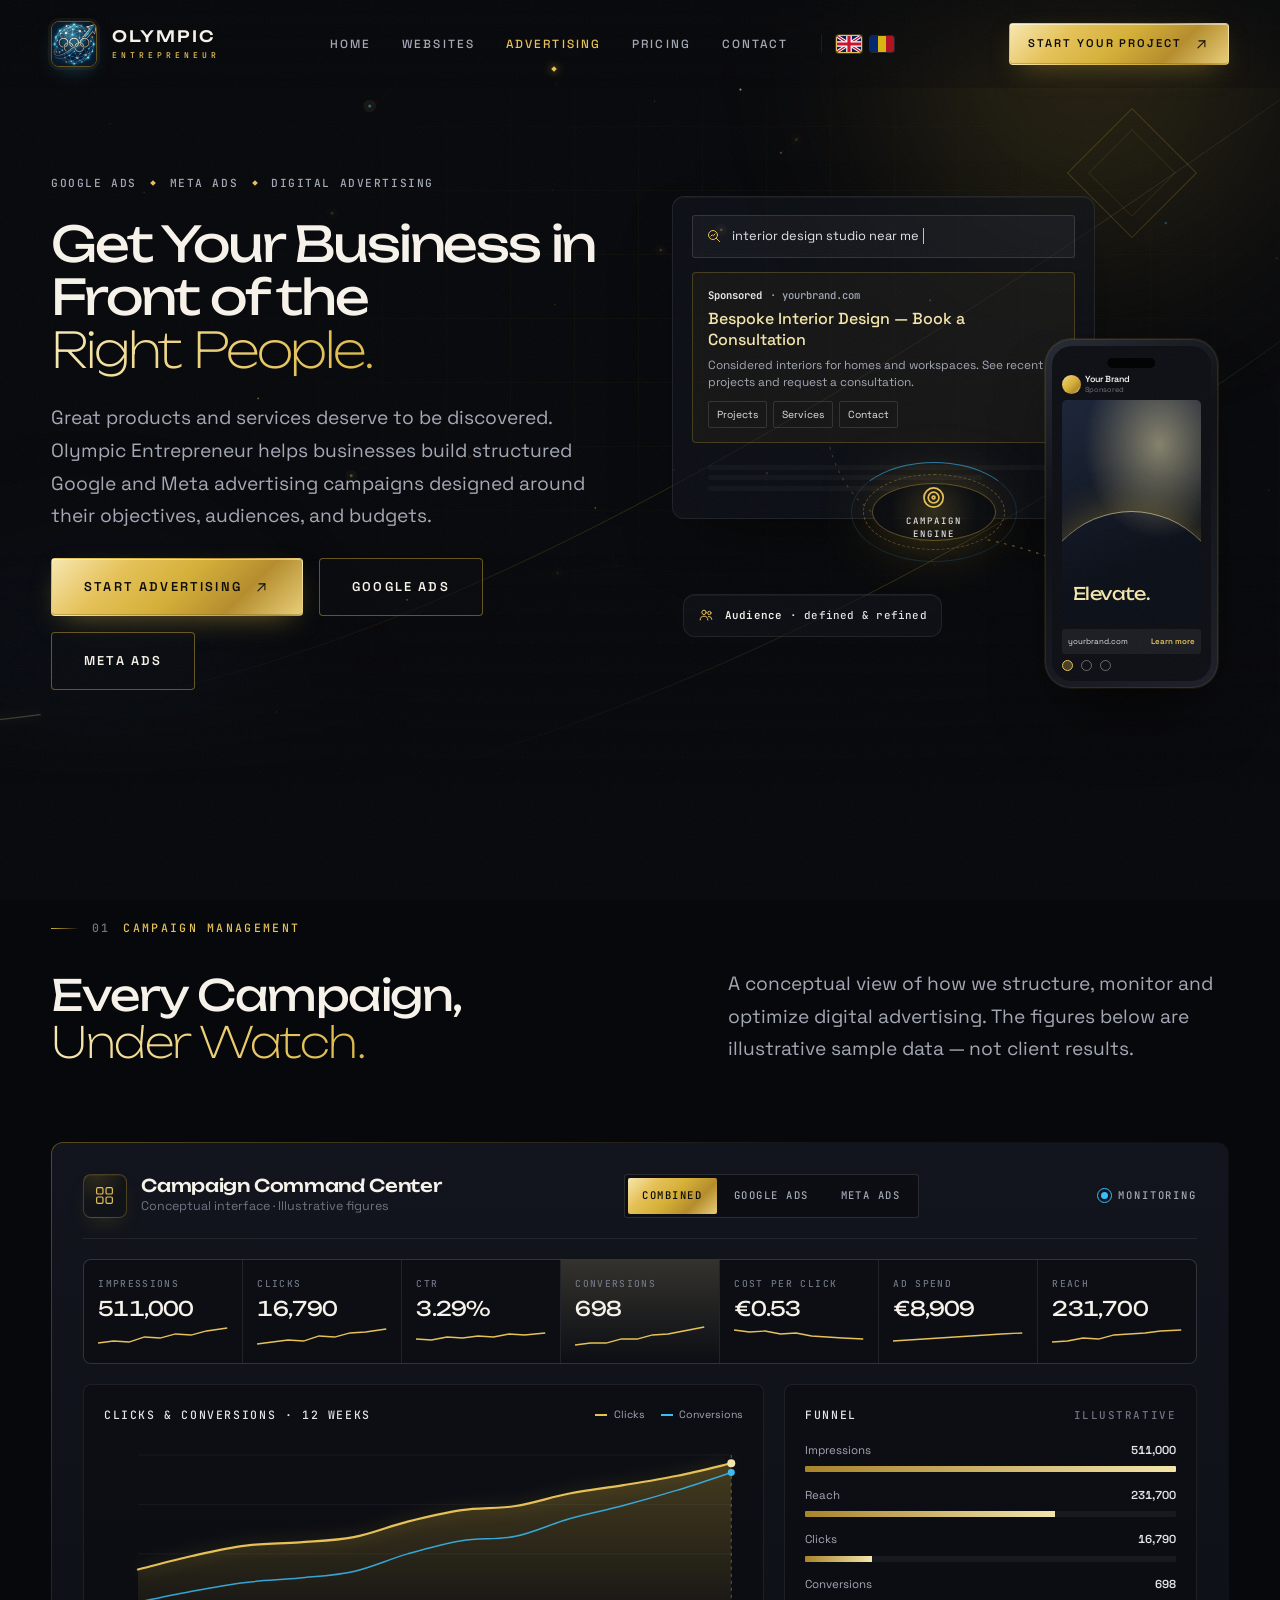
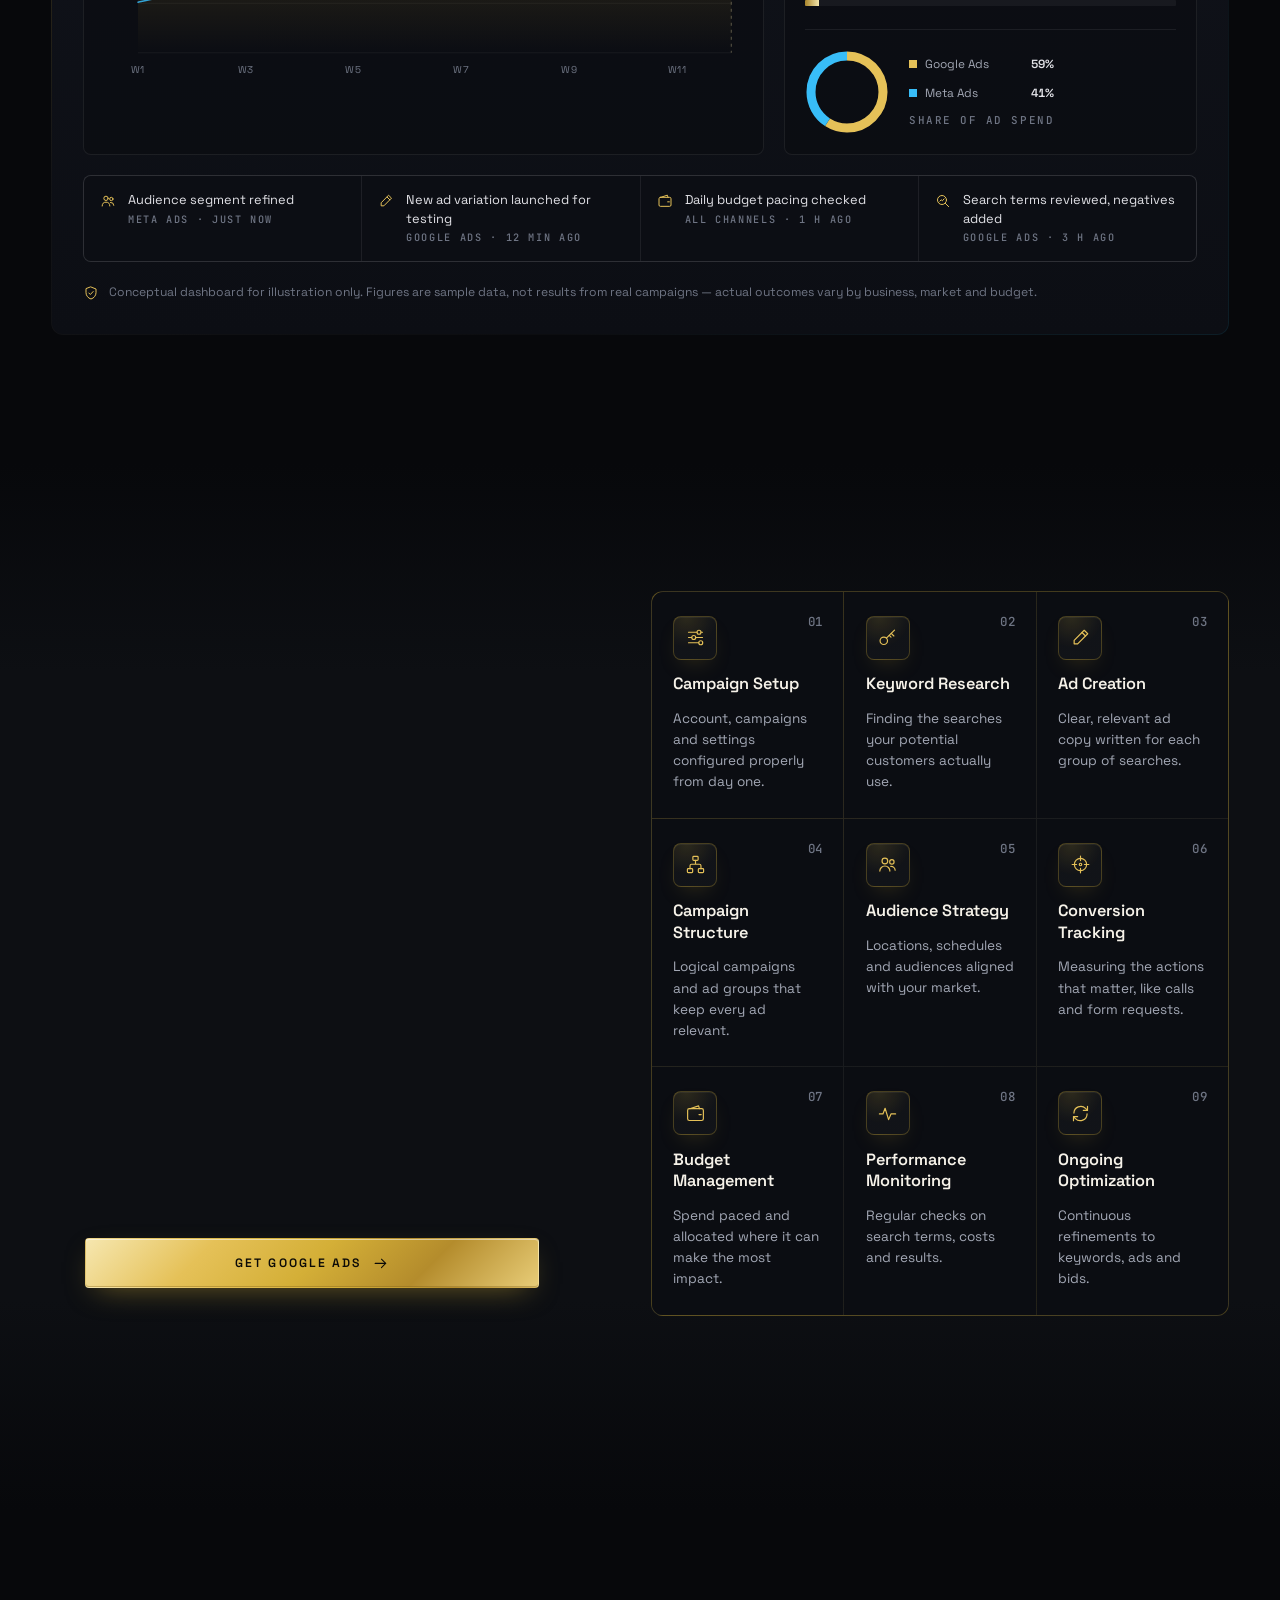
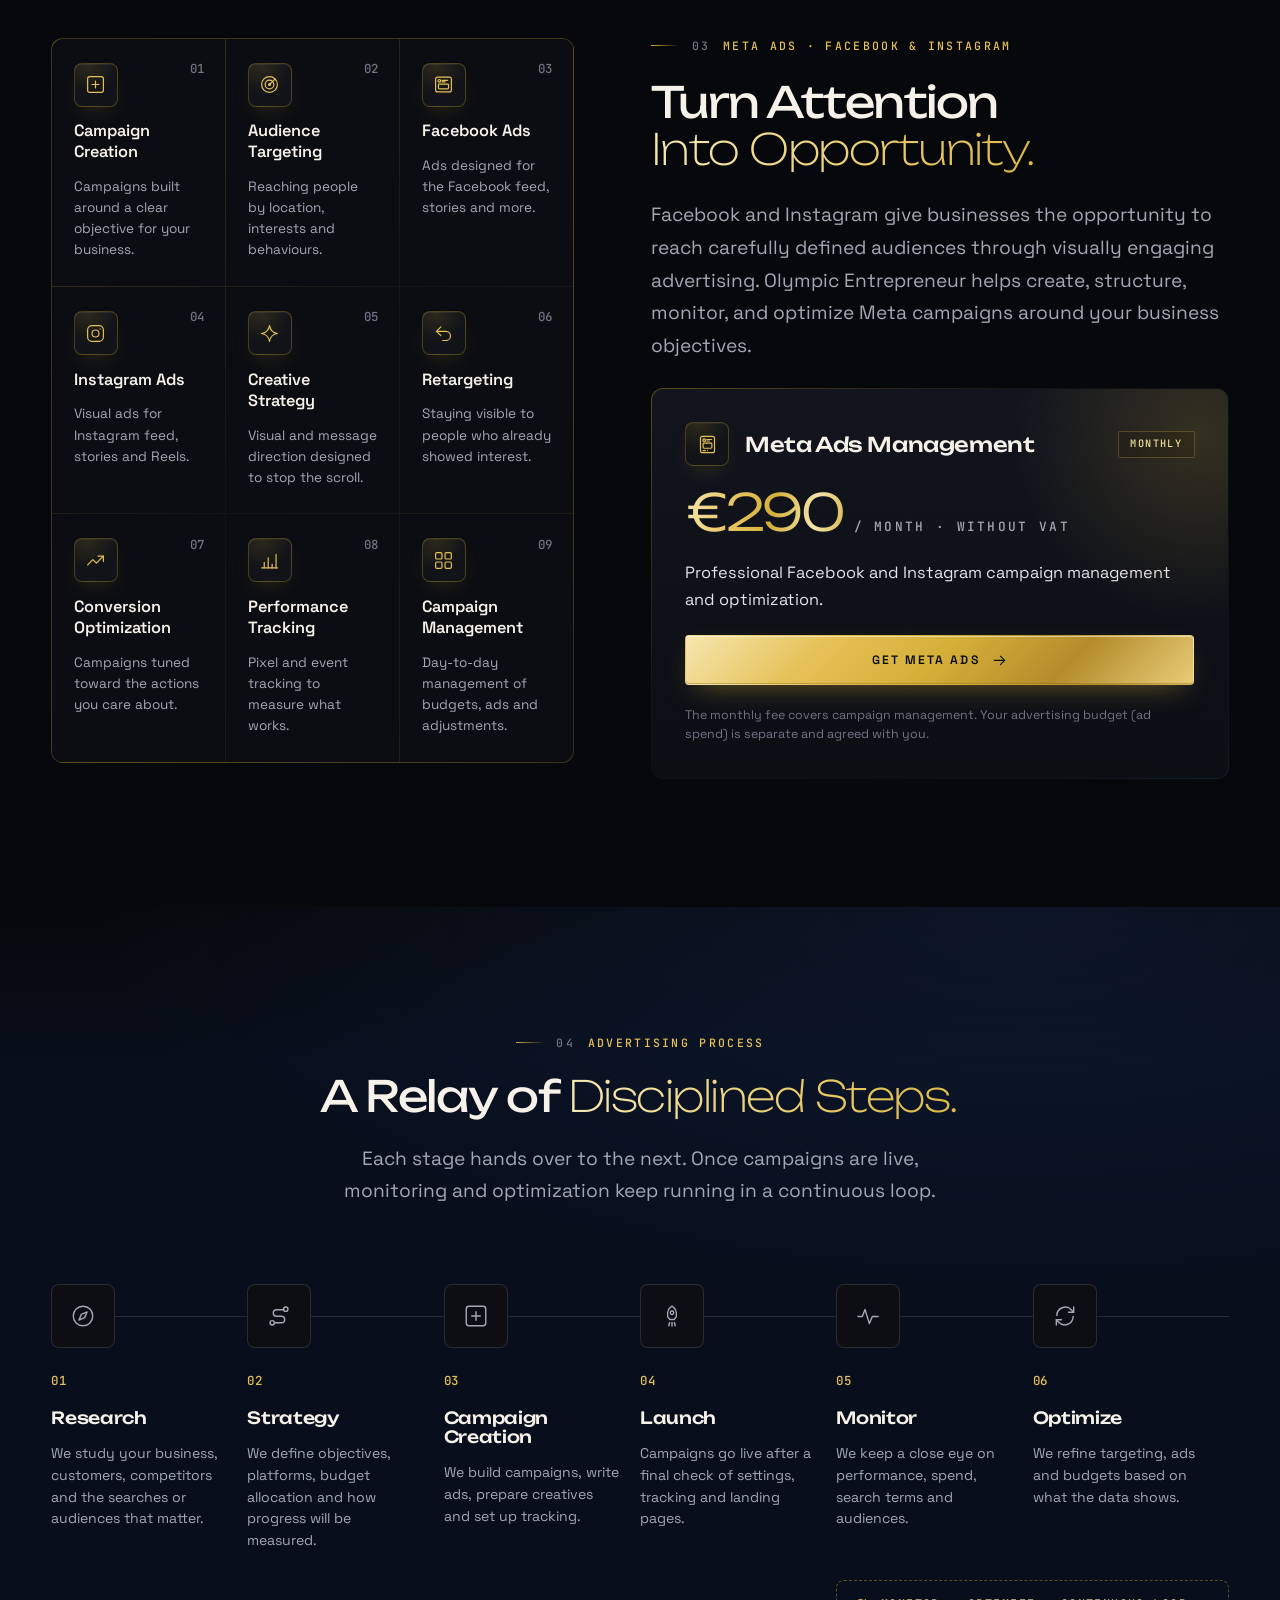
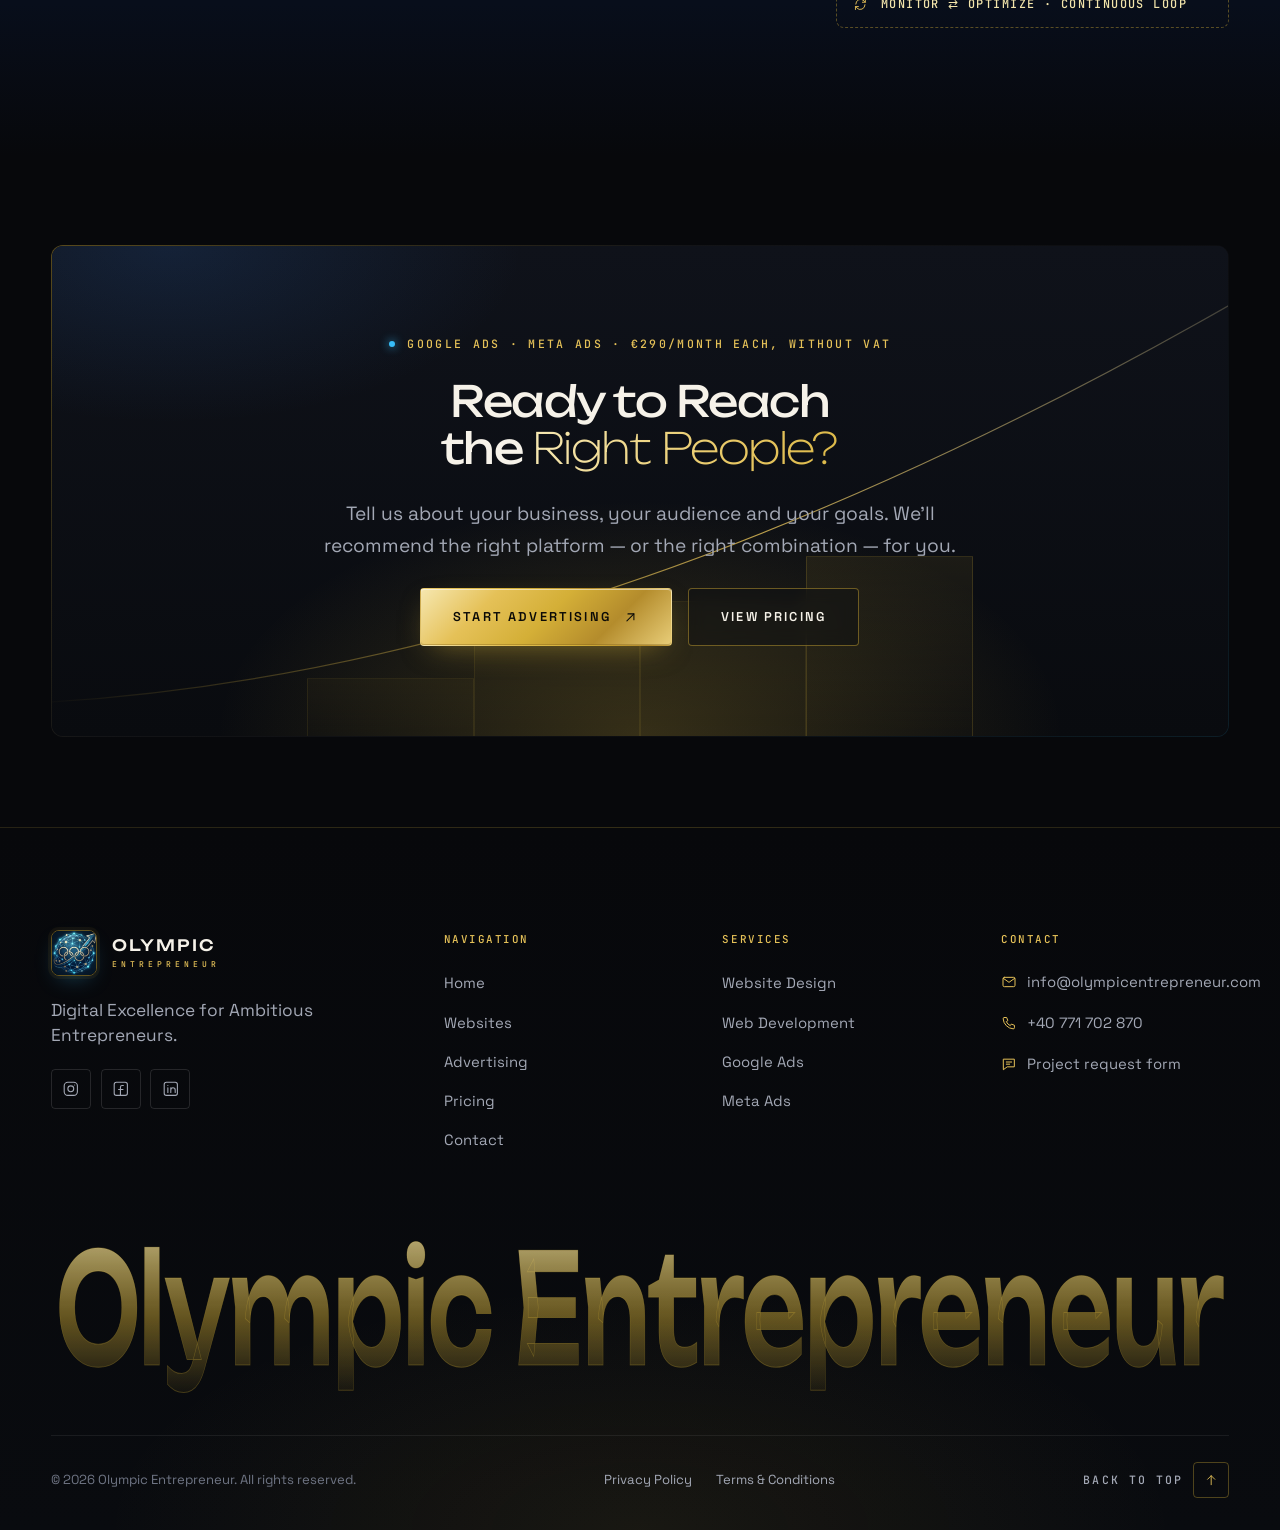
<file: advertising.html>
<!DOCTYPE html>
<html lang="en">
<head>
  <meta charset="utf-8">
  <meta name="viewport" content="width=device-width, initial-scale=1">
  <title>Google Ads &amp; Meta Ads Management — Digital Advertising | Olympic Entrepreneur</title>
  <meta name="description" content="Google Ads and Meta Ads (Facebook &amp; Instagram Ads) management for businesses. Structured campaigns, conversion tracking and continuous optimization — €290/month per platform, without VAT.">
  <meta name="theme-color" content="#07080b">
  <meta property="og:type" content="website">
  <meta property="og:site_name" content="Olympic Entrepreneur">
  <meta property="og:title" content="Google Ads &amp; Meta Ads Management — Olympic Entrepreneur">
  <meta property="og:description" content="Get your business in front of the right people with structured Google and Meta advertising campaigns.">
  <meta property="og:image" content="assets/img/logo.jpg">
  <link rel="icon" type="image/png" href="assets/img/favicon.png">
  <link rel="apple-touch-icon" href="assets/img/apple-touch-icon.png">
  <link rel="preconnect" href="https://fonts.googleapis.com">
  <link rel="preconnect" href="https://fonts.gstatic.com" crossorigin>
  <link href="https://fonts.googleapis.com/css2?family=Unbounded:wght@200..700&family=Space+Grotesk:wght@300..700&family=JetBrains+Mono:wght@400;500;600&display=swap" rel="stylesheet">
  <link rel="stylesheet" href="assets/css/styles.css">
  <script>document.documentElement.classList.add('js');setTimeout(function(){if(!window.OE_READY)document.documentElement.classList.remove('js');},2500);</script>
  <link rel="canonical" href="https://olympicentrepreneur.com/advertising.html">
  <link rel="alternate" hreflang="en" href="https://olympicentrepreneur.com/advertising.html">
  <link rel="alternate" hreflang="ro" href="https://olympicentrepreneur.com/ro/advertising.html">
  <link rel="alternate" hreflang="x-default" href="https://olympicentrepreneur.com/advertising.html">
</head>
<body>
<script src="assets/js/icons.js"></script>
<a class="skip-link" href="#main">Skip to content</a>

<!-- ============================ NAVIGATION ============================ -->
<header class="nav" data-nav>
  <div class="container nav__inner">
    <a class="brand" href="index.html" aria-label="Olympic Entrepreneur — Home">
      <span class="brand__mark"><img src="assets/img/logo.jpg" alt="" width="46" height="46"></span>
      <span class="brand__type"><span class="brand__top">Olympic</span><span class="brand__bottom">Entrepreneur</span></span>
    </a>
    <nav class="nav__links" aria-label="Primary">
      <a class="nav__link" href="index.html">Home</a>
      <a class="nav__link" href="websites.html">Websites</a>
      <a class="nav__link" href="advertising.html" aria-current="page">Advertising</a>
      <a class="nav__link" href="pricing.html">Pricing</a>
      <a class="nav__link" href="contact.html">Contact</a>
      <div class="nav__lang" role="group" aria-label="Language / Limbă">
        <a class="lang-flag is-active" href="advertising.html" hreflang="en" lang="en" aria-current="true" aria-label="English (current)"><svg viewBox="0 0 60 40" xmlns="http://www.w3.org/2000/svg" aria-hidden="true" focusable="false"><rect width="60" height="40" fill="#0a1a4d"/><path d="M0,0 L60,40 M60,0 L0,40" stroke="#fff" stroke-width="8"/><path d="M0,0 L60,40 M60,0 L0,40" stroke="#c8102e" stroke-width="3.4"/><path d="M30,0 V40 M0,20 H60" stroke="#fff" stroke-width="14"/><path d="M30,0 V40 M0,20 H60" stroke="#c8102e" stroke-width="8"/></svg></a>
        <a class="lang-flag" href="ro/advertising.html" hreflang="ro" lang="ro" aria-label="Română"><svg viewBox="0 0 60 40" xmlns="http://www.w3.org/2000/svg" aria-hidden="true" focusable="false"><rect width="20" height="40" fill="#002b7f"/><rect x="20" width="20" height="40" fill="#fcd116"/><rect x="40" width="20" height="40" fill="#ce1126"/></svg></a>
      </div>
    </nav>
    <div class="nav__actions">
      <a class="btn btn--gold btn--sm" href="contact.html">Start Your Project <svg class="icon"><use href="#i-arrow-ur"/></svg></a>
<div class="nav__lang nav__lang--top" role="group" aria-label="Language / Limbă">
        <a class="lang-flag is-active" href="advertising.html" hreflang="en" lang="en" aria-current="true" aria-label="English (current)"><svg viewBox="0 0 60 40" xmlns="http://www.w3.org/2000/svg" aria-hidden="true" focusable="false"><rect width="60" height="40" fill="#0a1a4d"/><path d="M0,0 L60,40 M60,0 L0,40" stroke="#fff" stroke-width="8"/><path d="M0,0 L60,40 M60,0 L0,40" stroke="#c8102e" stroke-width="3.4"/><path d="M30,0 V40 M0,20 H60" stroke="#fff" stroke-width="14"/><path d="M30,0 V40 M0,20 H60" stroke="#c8102e" stroke-width="8"/></svg></a>
        <a class="lang-flag" href="ro/advertising.html" hreflang="ro" lang="ro" aria-label="Română"><svg viewBox="0 0 60 40" xmlns="http://www.w3.org/2000/svg" aria-hidden="true" focusable="false"><rect width="20" height="40" fill="#002b7f"/><rect x="20" width="20" height="40" fill="#fcd116"/><rect x="40" width="20" height="40" fill="#ce1126"/></svg></a>
      </div>
      <button class="burger" type="button" aria-label="Open menu" aria-expanded="false" aria-controls="menu" data-burger><span></span><span></span><span></span></button>
    </div>
  </div>
  <span class="nav__progress" data-progress></span>
</header>

<div class="menu" id="menu" data-menu>
  <nav aria-label="Mobile">
    <ul class="menu__list">
      <li><a class="menu__link" style="--i:0" href="index.html"><small>01</small>Home</a></li>
      <li><a class="menu__link" style="--i:1" href="websites.html"><small>02</small>Websites</a></li>
      <li><a class="menu__link" style="--i:2" href="advertising.html" aria-current="page"><small>03</small>Advertising</a></li>
      <li><a class="menu__link" style="--i:3" href="pricing.html"><small>04</small>Pricing</a></li>
      <li><a class="menu__link" style="--i:4" href="contact.html"><small>05</small>Contact</a></li>
    </ul>
  </nav>
  <div class="menu__foot">
    <a class="btn btn--gold btn--lg btn--block" href="contact.html">Start Your Project <svg class="icon"><use href="#i-arrow-ur"/></svg></a>
    <p class="menu__meta"><span>Digital Excellence for Ambitious Entrepreneurs.</span></p>
    <div class="menu__lang" role="group" aria-label="Language / Limbă">
      <a class="lang-flag is-active" href="advertising.html" hreflang="en" lang="en" aria-label="English (current)"><svg viewBox="0 0 60 40" xmlns="http://www.w3.org/2000/svg" aria-hidden="true" focusable="false"><rect width="60" height="40" fill="#0a1a4d"/><path d="M0,0 L60,40 M60,0 L0,40" stroke="#fff" stroke-width="8"/><path d="M0,0 L60,40 M60,0 L0,40" stroke="#c8102e" stroke-width="3.4"/><path d="M30,0 V40 M0,20 H60" stroke="#fff" stroke-width="14"/><path d="M30,0 V40 M0,20 H60" stroke="#c8102e" stroke-width="8"/></svg></a>
      <a class="lang-flag" href="ro/advertising.html" hreflang="ro" lang="ro" aria-label="Română"><svg viewBox="0 0 60 40" xmlns="http://www.w3.org/2000/svg" aria-hidden="true" focusable="false"><rect width="20" height="40" fill="#002b7f"/><rect x="20" width="20" height="40" fill="#fcd116"/><rect x="40" width="20" height="40" fill="#ce1126"/></svg></a>
    </div>
  </div>
</div>

<main id="main">

  <!-- ============================ HERO ============================ -->
  <section class="phero" aria-labelledby="page-title">
    <div class="fx" aria-hidden="true">
      <div class="fx-grid"></div>
      <div class="fx-light fx-light--a"></div>
      <div class="fx-light fx-light--b"></div>
      <svg class="fx-arcs" viewBox="0 0 1440 900" preserveAspectRatio="xMidYMid slice">
        <defs>
          <linearGradient id="arcGrad" x1="0" y1="1" x2="1" y2="0">
            <stop offset="0" stop-color="#d4af37" stop-opacity="0"/>
            <stop offset=".55" stop-color="#d4af37" stop-opacity=".5"/>
            <stop offset="1" stop-color="#f3e5ab" stop-opacity=".08"/>
          </linearGradient>
        </defs>
        <path class="arc" d="M-80 820C360 800 820 560 1520 60"/>
        <path class="arc" d="M60 960C560 900 1040 690 1520 330"/>
        <path class="comet" pathLength="1" d="M-80 820C360 800 820 560 1520 60"/>
        <path class="comet comet--2" pathLength="1" d="M60 960C560 900 1040 690 1520 330"/>
      </svg>
      <canvas class="fx-particles" data-particles></canvas>
      <div class="fx-shape fx-shape--diamond" style="right:8%;top:16%"></div>
      <div class="fx-vignette"></div>
    </div>

    <div class="container phero__grid">
      <div class="phero__copy">
        <p class="phero__crumbs fade-up" style="--d:.1s">Google Ads <i></i> Meta Ads <i></i> Digital Advertising</p>
        <h1 class="h1" id="page-title">
          <span class="ln fade-up" style="--d:.2s">Get Your Business in</span>
          <span class="ln fade-up" style="--d:.32s">Front of the <em>Right People.</em></span>
        </h1>
        <p class="lead fade-up" style="--d:.5s">Great products and services deserve to be discovered. Olympic Entrepreneur helps businesses build structured Google and Meta advertising campaigns designed around their objectives, audiences, and budgets.</p>
        <div class="btn-row fade-up" style="--d:.65s">
          <a class="btn btn--gold btn--lg" href="contact.html">Start Advertising <svg class="icon"><use href="#i-arrow-ur"/></svg></a>
          <a class="btn btn--ghost btn--lg" href="#google">Google Ads</a>
          <a class="btn btn--ghost btn--lg" href="#meta">Meta Ads</a>
        </div>
      </div>

      <!-- Search intent + social discovery, connected through one campaign engine -->
      <div class="adhero fade-up" style="--d:.4s" data-parallax aria-hidden="true">
        <svg class="adhero__links" viewBox="0 0 600 552" preserveAspectRatio="none">
          <path d="M170 292C180 330 205 360 232 372"/>
          <path d="M340 392C368 398 388 404 410 412"/>
        </svg>
        <div class="layer adhero__search"><div class="px" data-depth="12"><div class="float">
          <div class="glass serp">
            <div class="serp__bar"><svg class="icon"><use href="#i-search-ads"/></svg><span>interior design studio near me</span><span class="serp__caret"></span></div>
            <div class="serp__res">
              <div class="serp__spon"><b>Sponsored</b> · yourbrand.com</div>
              <div class="serp__h">Bespoke Interior Design — Book a Consultation</div>
              <div class="serp__d">Considered interiors for homes and workspaces. See recent projects and request a consultation.</div>
              <div class="serp__links"><span>Projects</span><span>Services</span><span>Contact</span></div>
            </div>
            <div class="serp__res serp__res--muted"><div class="lines"><i></i><i></i><i></i></div></div>
          </div>
        </div></div></div>
        <div class="layer adhero__engine"><div class="px" data-depth="22">
          <div class="engine"><div class="engine__in"><svg class="icon"><use href="#i-target"/></svg><span>Campaign<br>engine</span></div></div>
        </div></div>
        <div class="layer adhero__social"><div class="px" data-depth="32"><div class="float">
          <div class="phone"><div class="phone__screen">
            <div class="post">
              <div class="post__head"><span class="post__avatar"></span><span class="post__who"><b>Your Brand</b><span>Sponsored</span></span></div>
              <div class="post__img"></div>
              <div class="post__cta"><span>yourbrand.com</span><span>Learn more</span></div>
              <div class="post__react"><i></i><i></i><i></i></div>
            </div>
          </div></div>
        </div></div></div>
        <div class="layer adhero__chip"><div class="px" data-depth="40"><div class="float">
          <div class="glass fchip"><svg class="icon"><use href="#i-users"/></svg><span><b>Audience</b> · defined &amp; refined</span></div>
        </div></div></div>
      </div>
    </div>
  </section>

  <!-- ============================ DASHBOARD ============================ -->
  <section class="section" aria-labelledby="dash-title">
    <div class="container">
      <header class="shead shead--split">
        <p class="eyebrow" data-reveal><span class="eyebrow__num">01</span>Campaign Management</p>
        <h2 class="h2" id="dash-title" data-reveal style="--d:.08s">Every Campaign, <em>Under Watch.</em></h2>
        <p class="lead" data-reveal style="--d:.16s">A conceptual view of how we structure, monitor and optimize digital advertising. The figures below are illustrative sample data — not client results.</p>
      </header>

      <div class="dash panel" data-dash data-reveal>
        <div class="dash__top">
          <div class="dash__title">
            <span class="icon-plate icon-plate--sm"><svg class="icon"><use href="#i-grid"/></svg></span>
            <div><h3>Campaign Command Center</h3><p>Conceptual interface · Illustrative figures</p></div>
          </div>
          <div class="dash__tabs" role="group" aria-label="Choose channel">
            <button type="button" data-set="combined" aria-selected="true">Combined</button>
            <button type="button" data-set="google" aria-selected="false">Google Ads</button>
            <button type="button" data-set="meta" aria-selected="false">Meta Ads</button>
          </div>
          <span class="dash__live"><span class="pulse-dot"></span>Monitoring</span>
        </div>

        <div class="kpis">
          <div class="kpi"><span class="kpi__l">Impressions</span><span class="kpi__v" data-kpi="impressions">0</span><svg class="kpi__s" viewBox="0 0 100 22" preserveAspectRatio="none"><path d="M0 18L12 16 24 17 36 12 48 13 60 9 72 10 84 6 100 3"/></svg></div>
          <div class="kpi"><span class="kpi__l">Clicks</span><span class="kpi__v" data-kpi="clicks">0</span><svg class="kpi__s" viewBox="0 0 100 22" preserveAspectRatio="none"><path d="M0 19L12 17 24 15 36 16 48 11 60 12 72 8 84 7 100 4"/></svg></div>
          <div class="kpi"><span class="kpi__l">CTR</span><span class="kpi__v" data-kpi="ctr" data-dec="2" data-suffix="%">0</span><svg class="kpi__s" viewBox="0 0 100 22" preserveAspectRatio="none"><path d="M0 14L12 15 24 12 36 13 48 11 60 12 72 9 84 10 100 8"/></svg></div>
          <div class="kpi kpi--hl"><span class="kpi__l">Conversions</span><span class="kpi__v" data-kpi="conversions">0</span><svg class="kpi__s" viewBox="0 0 100 22" preserveAspectRatio="none"><path d="M0 20L12 18 24 18 36 14 48 14 60 10 72 9 84 6 100 2"/></svg></div>
          <div class="kpi"><span class="kpi__l">Cost per Click</span><span class="kpi__v" data-kpi="cpc" data-dec="2" data-prefix="€">0</span><svg class="kpi__s" viewBox="0 0 100 22" preserveAspectRatio="none"><path d="M0 5L12 7 24 6 36 9 48 8 60 11 72 12 84 13 100 14"/></svg></div>
          <div class="kpi"><span class="kpi__l">Ad Spend</span><span class="kpi__v" data-kpi="spend" data-prefix="€">0</span><svg class="kpi__s" viewBox="0 0 100 22" preserveAspectRatio="none"><path d="M0 16L12 15 24 14 36 13 48 12 60 11 72 10 84 9 100 8"/></svg></div>
          <div class="kpi"><span class="kpi__l">Reach</span><span class="kpi__v" data-kpi="reach">0</span><svg class="kpi__s" viewBox="0 0 100 22" preserveAspectRatio="none"><path d="M0 17L12 16 24 13 36 14 48 10 60 9 72 8 84 6 100 5"/></svg></div>
        </div>

        <div class="dash__body">
          <div class="dash__box">
            <div class="dash__box-h"><h4>Clicks &amp; conversions · 12 weeks</h4><div class="legend"><span><i></i>Clicks</span><span><i class="c"></i>Conversions</span></div></div>
            <div class="chart-wrap">
              <svg class="chart" data-chart viewBox="0 0 640 240">
                <defs><linearGradient id="dashArea" x1="0" y1="0" x2="0" y2="1"><stop offset="0" stop-color="#d4af37" stop-opacity=".28"/><stop offset="1" stop-color="#d4af37" stop-opacity="0"/></linearGradient></defs>
                <g class="grid"></g><g class="axis"></g>
                <path class="a1"/><path class="l2"/><path class="l1"/>
                <line class="cursor" x1="0" x2="0" y1="14" y2="212"/>
                <circle class="dot dot1" r="4" cx="-10" cy="-10"/><circle class="dot dot2" r="3.5" cx="-10" cy="-10" style="fill:#38bdf8"/>
              </svg>
              <div class="chart-tip" data-tip></div>
            </div>
          </div>
          <div class="dash__box">
            <div class="dash__box-h"><h4>Funnel</h4><span class="label">Illustrative</span></div>
            <div class="funnel">
              <div class="funnel__row"><div><span>Impressions</span><b data-funnel="impressions">0</b></div><span class="funnel__bar"><i></i></span></div>
              <div class="funnel__row"><div><span>Reach</span><b data-funnel="reach">0</b></div><span class="funnel__bar"><i></i></span></div>
              <div class="funnel__row"><div><span>Clicks</span><b data-funnel="clicks">0</b></div><span class="funnel__bar"><i></i></span></div>
              <div class="funnel__row"><div><span>Conversions</span><b data-funnel="conversions">0</b></div><span class="funnel__bar"><i></i></span></div>
            </div>
            <div class="split">
              <svg class="donut" viewBox="0 0 84 84" aria-hidden="true"><circle class="d-bg" cx="42" cy="42" r="36"/><circle class="d-g" cx="42" cy="42" r="36" stroke-dasharray="0 400"/><circle class="d-m" cx="42" cy="42" r="36" stroke-dasharray="0 400"/></svg>
              <div class="split__legend">
                <span><i></i>Google Ads<b data-split="g">0%</b></span>
                <span><i class="c"></i>Meta Ads<b data-split="m">0%</b></span>
                <span class="label">Share of ad spend</span>
              </div>
            </div>
          </div>
        </div>

        <div class="log" data-log></div>
        <p class="dash__disclaimer"><svg class="icon"><use href="#i-shield"/></svg>Conceptual dashboard for illustration only. Figures are sample data, not results from real campaigns — actual outcomes vary by business, market and budget.</p>
      </div>
    </div>
  </section>

  <!-- ============================ GOOGLE ADS ============================ -->
  <section class="section zone-charcoal" id="google" aria-labelledby="google-title">
    <div class="container channel">
      <div class="channel__copy">
        <p class="eyebrow" data-reveal><span class="eyebrow__num">02</span>Google Ads</p>
        <h2 class="h2" id="google-title" data-reveal style="--d:.08s">Be There When Customers <em>Are Searching.</em></h2>
        <p class="lead" data-reveal style="--d:.16s">Google Ads allows your business to appear when potential customers are actively searching for products and services like yours. We build and manage campaigns with a focus on structure, relevance, tracking, and continuous optimization.</p>
        <article class="plan panel" data-reveal style="--d:.24s">
          <span class="plan__glow" aria-hidden="true"></span>
          <div class="plan__top"><div class="plan__name"><span class="icon-plate icon-plate--sm"><svg class="icon"><use href="#i-search-ads"/></svg></span><h3>Google Ads Management</h3></div><span class="chip">Monthly</span></div>
          <p class="plan__price"><span class="amt">€290</span><span class="per">/ month · without VAT</span></p>
          <p class="plan__desc">Professional campaign setup, management, monitoring, and optimization.</p>
          <a class="btn btn--gold btn--block" href="contact.html?service=google">Get Google Ads <svg class="icon"><use href="#i-arrow-r"/></svg></a>
          <p class="plan__fine">The monthly fee covers campaign management. Your advertising budget (ad spend) is separate and agreed with you.</p>
        </article>
      </div>

      <div class="svc-grid" data-reveal="scale">
        <article class="svc-item"><span class="svc-item__n">01</span><span class="icon-plate icon-plate--sm"><svg class="icon"><use href="#i-sliders"/></svg></span><h3>Campaign Setup</h3><p>Account, campaigns and settings configured properly from day one.</p></article>
        <article class="svc-item"><span class="svc-item__n">02</span><span class="icon-plate icon-plate--sm"><svg class="icon"><use href="#i-key"/></svg></span><h3>Keyword Research</h3><p>Finding the searches your potential customers actually use.</p></article>
        <article class="svc-item"><span class="svc-item__n">03</span><span class="icon-plate icon-plate--sm"><svg class="icon"><use href="#i-edit"/></svg></span><h3>Ad Creation</h3><p>Clear, relevant ad copy written for each group of searches.</p></article>
        <article class="svc-item"><span class="svc-item__n">04</span><span class="icon-plate icon-plate--sm"><svg class="icon"><use href="#i-tree"/></svg></span><h3>Campaign Structure</h3><p>Logical campaigns and ad groups that keep every ad relevant.</p></article>
        <article class="svc-item"><span class="svc-item__n">05</span><span class="icon-plate icon-plate--sm"><svg class="icon"><use href="#i-users"/></svg></span><h3>Audience Strategy</h3><p>Locations, schedules and audiences aligned with your market.</p></article>
        <article class="svc-item"><span class="svc-item__n">06</span><span class="icon-plate icon-plate--sm"><svg class="icon"><use href="#i-crosshair"/></svg></span><h3>Conversion Tracking</h3><p>Measuring the actions that matter, like calls and form requests.</p></article>
        <article class="svc-item"><span class="svc-item__n">07</span><span class="icon-plate icon-plate--sm"><svg class="icon"><use href="#i-wallet"/></svg></span><h3>Budget Management</h3><p>Spend paced and allocated where it can make the most impact.</p></article>
        <article class="svc-item"><span class="svc-item__n">08</span><span class="icon-plate icon-plate--sm"><svg class="icon"><use href="#i-pulse"/></svg></span><h3>Performance Monitoring</h3><p>Regular checks on search terms, costs and results.</p></article>
        <article class="svc-item"><span class="svc-item__n">09</span><span class="icon-plate icon-plate--sm"><svg class="icon"><use href="#i-loop"/></svg></span><h3>Ongoing Optimization</h3><p>Continuous refinements to keywords, ads and bids.</p></article>
      </div>
    </div>
  </section>

  <!-- ============================ META ADS ============================ -->
  <section class="section" id="meta" aria-labelledby="meta-title">
    <div class="container channel channel--rev">
      <div class="channel__copy">
        <p class="eyebrow" data-reveal><span class="eyebrow__num">03</span>Meta Ads · Facebook &amp; Instagram</p>
        <h2 class="h2" id="meta-title" data-reveal style="--d:.08s">Turn Attention <em>Into Opportunity.</em></h2>
        <p class="lead" data-reveal style="--d:.16s">Facebook and Instagram give businesses the opportunity to reach carefully defined audiences through visually engaging advertising. Olympic Entrepreneur helps create, structure, monitor, and optimize Meta campaigns around your business objectives.</p>
        <article class="plan panel" data-reveal style="--d:.24s">
          <span class="plan__glow" aria-hidden="true"></span>
          <div class="plan__top"><div class="plan__name"><span class="icon-plate icon-plate--sm"><svg class="icon"><use href="#i-social"/></svg></span><h3>Meta Ads Management</h3></div><span class="chip">Monthly</span></div>
          <p class="plan__price"><span class="amt">€290</span><span class="per">/ month · without VAT</span></p>
          <p class="plan__desc">Professional Facebook and Instagram campaign management and optimization.</p>
          <a class="btn btn--gold btn--block" href="contact.html?service=meta">Get Meta Ads <svg class="icon"><use href="#i-arrow-r"/></svg></a>
          <p class="plan__fine">The monthly fee covers campaign management. Your advertising budget (ad spend) is separate and agreed with you.</p>
        </article>
      </div>

      <div class="svc-grid" data-reveal="scale">
        <article class="svc-item"><span class="svc-item__n">01</span><span class="icon-plate icon-plate--sm"><svg class="icon"><use href="#i-plus-square"/></svg></span><h3>Campaign Creation</h3><p>Campaigns built around a clear objective for your business.</p></article>
        <article class="svc-item"><span class="svc-item__n">02</span><span class="icon-plate icon-plate--sm"><svg class="icon"><use href="#i-radar"/></svg></span><h3>Audience Targeting</h3><p>Reaching people by location, interests and behaviours.</p></article>
        <article class="svc-item"><span class="svc-item__n">03</span><span class="icon-plate icon-plate--sm"><svg class="icon"><use href="#i-feed"/></svg></span><h3>Facebook Ads</h3><p>Ads designed for the Facebook feed, stories and more.</p></article>
        <article class="svc-item"><span class="svc-item__n">04</span><span class="icon-plate icon-plate--sm"><svg class="icon"><use href="#i-camera"/></svg></span><h3>Instagram Ads</h3><p>Visual ads for Instagram feed, stories and Reels.</p></article>
        <article class="svc-item"><span class="svc-item__n">05</span><span class="icon-plate icon-plate--sm"><svg class="icon"><use href="#i-spark"/></svg></span><h3>Creative Strategy</h3><p>Visual and message direction designed to stop the scroll.</p></article>
        <article class="svc-item"><span class="svc-item__n">06</span><span class="icon-plate icon-plate--sm"><svg class="icon"><use href="#i-return"/></svg></span><h3>Retargeting</h3><p>Staying visible to people who already showed interest.</p></article>
        <article class="svc-item"><span class="svc-item__n">07</span><span class="icon-plate icon-plate--sm"><svg class="icon"><use href="#i-trend"/></svg></span><h3>Conversion Optimization</h3><p>Campaigns tuned toward the actions you care about.</p></article>
        <article class="svc-item"><span class="svc-item__n">08</span><span class="icon-plate icon-plate--sm"><svg class="icon"><use href="#i-chart"/></svg></span><h3>Performance Tracking</h3><p>Pixel and event tracking to measure what works.</p></article>
        <article class="svc-item"><span class="svc-item__n">09</span><span class="icon-plate icon-plate--sm"><svg class="icon"><use href="#i-grid"/></svg></span><h3>Campaign Management</h3><p>Day-to-day management of budgets, ads and adjustments.</p></article>
      </div>
    </div>
  </section>

  <!-- ============================ PROCESS (RELAY) ============================ -->
  <section class="section zone-navy" id="process" aria-labelledby="adproc-title">
    <div class="container">
      <header class="shead shead--center">
        <p class="eyebrow" data-reveal><span class="eyebrow__num">04</span>Advertising Process</p>
        <h2 class="h2" id="adproc-title" data-reveal style="--d:.08s">A Relay of <em>Disciplined Steps.</em></h2>
        <p class="lead" data-reveal style="--d:.16s">Each stage hands over to the next. Once campaigns are live, monitoring and optimization keep running in a continuous loop.</p>
      </header>

      <div class="relay" data-relay data-reveal>
        <div class="relay__stage"><span class="relay__node"><svg class="icon"><use href="#i-compass"/></svg></span><span class="relay__link" aria-hidden="true"></span><span class="relay__n">01</span><h3>Research</h3><p>We study your business, customers, competitors and the searches or audiences that matter.</p></div>
        <div class="relay__stage"><span class="relay__node"><svg class="icon"><use href="#i-route"/></svg></span><span class="relay__link" aria-hidden="true"></span><span class="relay__n">02</span><h3>Strategy</h3><p>We define objectives, platforms, budget allocation and how progress will be measured.</p></div>
        <div class="relay__stage"><span class="relay__node"><svg class="icon"><use href="#i-plus-square"/></svg></span><span class="relay__link" aria-hidden="true"></span><span class="relay__n">03</span><h3>Campaign Creation</h3><p>We build campaigns, write ads, prepare creatives and set up tracking.</p></div>
        <div class="relay__stage"><span class="relay__node"><svg class="icon"><use href="#i-launch"/></svg></span><span class="relay__link" aria-hidden="true"></span><span class="relay__n">04</span><h3>Launch</h3><p>Campaigns go live after a final check of settings, tracking and landing pages.</p></div>
        <div class="relay__stage"><span class="relay__node"><svg class="icon"><use href="#i-pulse"/></svg></span><span class="relay__link" aria-hidden="true"></span><span class="relay__n">05</span><h3>Monitor</h3><p>We keep a close eye on performance, spend, search terms and audiences.</p></div>
        <div class="relay__stage"><span class="relay__node"><svg class="icon"><use href="#i-loop"/></svg></span><span class="relay__link" aria-hidden="true"></span><span class="relay__n">06</span><h3>Optimize</h3><p>We refine targeting, ads and budgets based on what the data shows.</p></div>
        <div class="relay__loop"><svg class="icon"><use href="#i-loop"/></svg>Monitor ⇄ Optimize · continuous loop</div>
      </div>
    </div>
  </section>

  <!-- ============================ CTA ============================ -->
  <section class="section section--tight" aria-labelledby="cta-title">
    <div class="container">
      <div class="cta panel" data-reveal="scale">
        <div class="cta__bg"></div>
        <div class="cta__steps" aria-hidden="true"><i></i><i></i><i></i><i></i></div>
        <svg class="cta__arc" viewBox="0 0 1200 600" preserveAspectRatio="none" aria-hidden="true">
          <defs><linearGradient id="ctaArc" x1="0" x2="1"><stop offset="0" stop-color="#d4af37" stop-opacity="0"/><stop offset=".6" stop-color="#e5c158" stop-opacity=".8"/><stop offset="1" stop-color="#f3e5ab" stop-opacity=".2"/></linearGradient></defs>
          <path pathLength="1" d="M-20 560C300 540 700 420 1220 60"/>
        </svg>
        <p class="eyebrow eyebrow--plain"><span class="dot"></span>Google Ads · Meta Ads · €290/month each, without VAT</p>
        <h2 class="h2" id="cta-title">Ready to Reach the <em>Right People?</em></h2>
        <p class="lead">Tell us about your business, your audience and your goals. We'll recommend the right platform — or the right combination — for you.</p>
        <div class="btn-row" style="justify-content:center">
          <a class="btn btn--gold btn--lg" href="contact.html">Start Advertising <svg class="icon"><use href="#i-arrow-ur"/></svg></a>
          <a class="btn btn--ghost btn--lg" href="pricing.html#advertising">View Pricing</a>
        </div>
      </div>
    </div>
  </section>
</main>

<!-- ============================ FOOTER ============================ -->
<footer class="footer">
  <div class="container">
    <div class="footer__grid">
      <div class="footer__brand">
        <a class="brand" href="index.html" aria-label="Olympic Entrepreneur — Home">
          <span class="brand__mark"><img src="assets/img/logo.jpg" alt="" width="46" height="46" loading="lazy"></span>
          <span class="brand__type"><span class="brand__top">Olympic</span><span class="brand__bottom">Entrepreneur</span></span>
        </a>
        <p class="footer__tag">Digital Excellence for Ambitious Entrepreneurs.</p>
        <!-- REPLACE: add the agency's real social profile URLs -->
        <div class="socials">
          <a href="#" aria-label="Instagram (link to be added)"><svg class="icon"><use href="#i-instagram"/></svg></a>
          <a href="#" aria-label="Facebook (link to be added)"><svg class="icon"><use href="#i-facebook"/></svg></a>
          <a href="#" aria-label="LinkedIn (link to be added)"><svg class="icon"><use href="#i-linkedin"/></svg></a>
        </div>
      </div>
      <nav aria-label="Footer">
        <h4>Navigation</h4>
        <ul class="footer__list">
          <li><a href="index.html">Home</a></li>
          <li><a href="websites.html">Websites</a></li>
          <li><a href="advertising.html">Advertising</a></li>
          <li><a href="pricing.html">Pricing</a></li>
          <li><a href="contact.html">Contact</a></li>
        </ul>
      </nav>
      <div>
        <h4>Services</h4>
        <ul class="footer__list">
          <li><a href="websites.html">Website Design</a></li>
          <li><a href="websites.html#services">Web Development</a></li>
          <li><a href="advertising.html#google">Google Ads</a></li>
          <li><a href="advertising.html#meta">Meta Ads</a></li>
        </ul>
      </div>
      <div>
        <h4>Contact</h4>
        <ul class="footer__list">
          <li><a href="mailto:info@olympicentrepreneur.com"><svg class="icon"><use href="#i-mail"/></svg>info@olympicentrepreneur.com</a></li>
          <li><a href="tel:+40771702870"><svg class="icon"><use href="#i-phone"/></svg>+40 771 702 870</a></li>
          <li><a href="contact.html"><svg class="icon"><use href="#i-message"/></svg>Project request form</a></li>
        </ul>
      </div>
    </div>

    <svg class="footer__word" viewBox="0 0 1200 170" aria-hidden="true" data-word>
      <defs>
        <linearGradient id="wordGold" x1="0" y1="0" x2="0" y2="1">
          <stop offset="0" stop-color="#f3e5ab" stop-opacity=".95"/>
          <stop offset=".55" stop-color="#d4af37" stop-opacity=".5"/>
          <stop offset="1" stop-color="#d4af37" stop-opacity="0"/>
        </linearGradient>
      </defs>
      <text class="w-stroke" x="600" y="138" text-anchor="middle" font-size="156" textLength="1190" lengthAdjust="spacingAndGlyphs">Olympic Entrepreneur</text>
      <text class="w-fill" x="600" y="138" text-anchor="middle" font-size="156" textLength="1190" lengthAdjust="spacingAndGlyphs">Olympic Entrepreneur</text>
    </svg>

    <div class="footer__bar">
      <p>© <span data-year>2026</span> Olympic Entrepreneur. All rights reserved.</p>
      <div class="footer__legal">
        <button type="button" data-legal="privacy">Privacy Policy</button>
        <button type="button" data-legal="terms">Terms &amp; Conditions</button>
      </div>
      <a class="to-top" href="#main" data-top>Back to top <span><svg class="icon"><use href="#i-arrow-up"/></svg></span></a>
    </div>
  </div>
</footer>

<dialog class="legal" id="legal-privacy" aria-labelledby="legal-privacy-title">
  <div class="legal__in">
    <div class="legal__head"><h2 id="legal-privacy-title">Privacy Policy</h2><button class="legal__close" type="button" data-close aria-label="Close"><svg class="icon"><use href="#i-close"/></svg></button></div>
    <div class="legal__body" data-legal-src="privacy">
    <p>The Olympic Entrepreneur Privacy Policy will be published here.</p>
    <p>It will explain what information is collected through this website and the project request form, how it is used, and how you can contact us about your data.</p>
    </div>
  </div>
</dialog>
<dialog class="legal" id="legal-terms" aria-labelledby="legal-terms-title">
  <div class="legal__in">
    <div class="legal__head"><h2 id="legal-terms-title">Terms &amp; Conditions</h2><button class="legal__close" type="button" data-close aria-label="Close"><svg class="icon"><use href="#i-close"/></svg></button></div>
    <div class="legal__body" data-legal-src="terms">
    <p>The Olympic Entrepreneur Terms &amp; Conditions will be published here.</p>
    <p>They will describe how website projects and advertising management services are provided, including scope, payment and timelines.</p>
    </div>
  </div>
</dialog>

<script src="assets/js/main.js"></script>
</body>
</html>
</file>
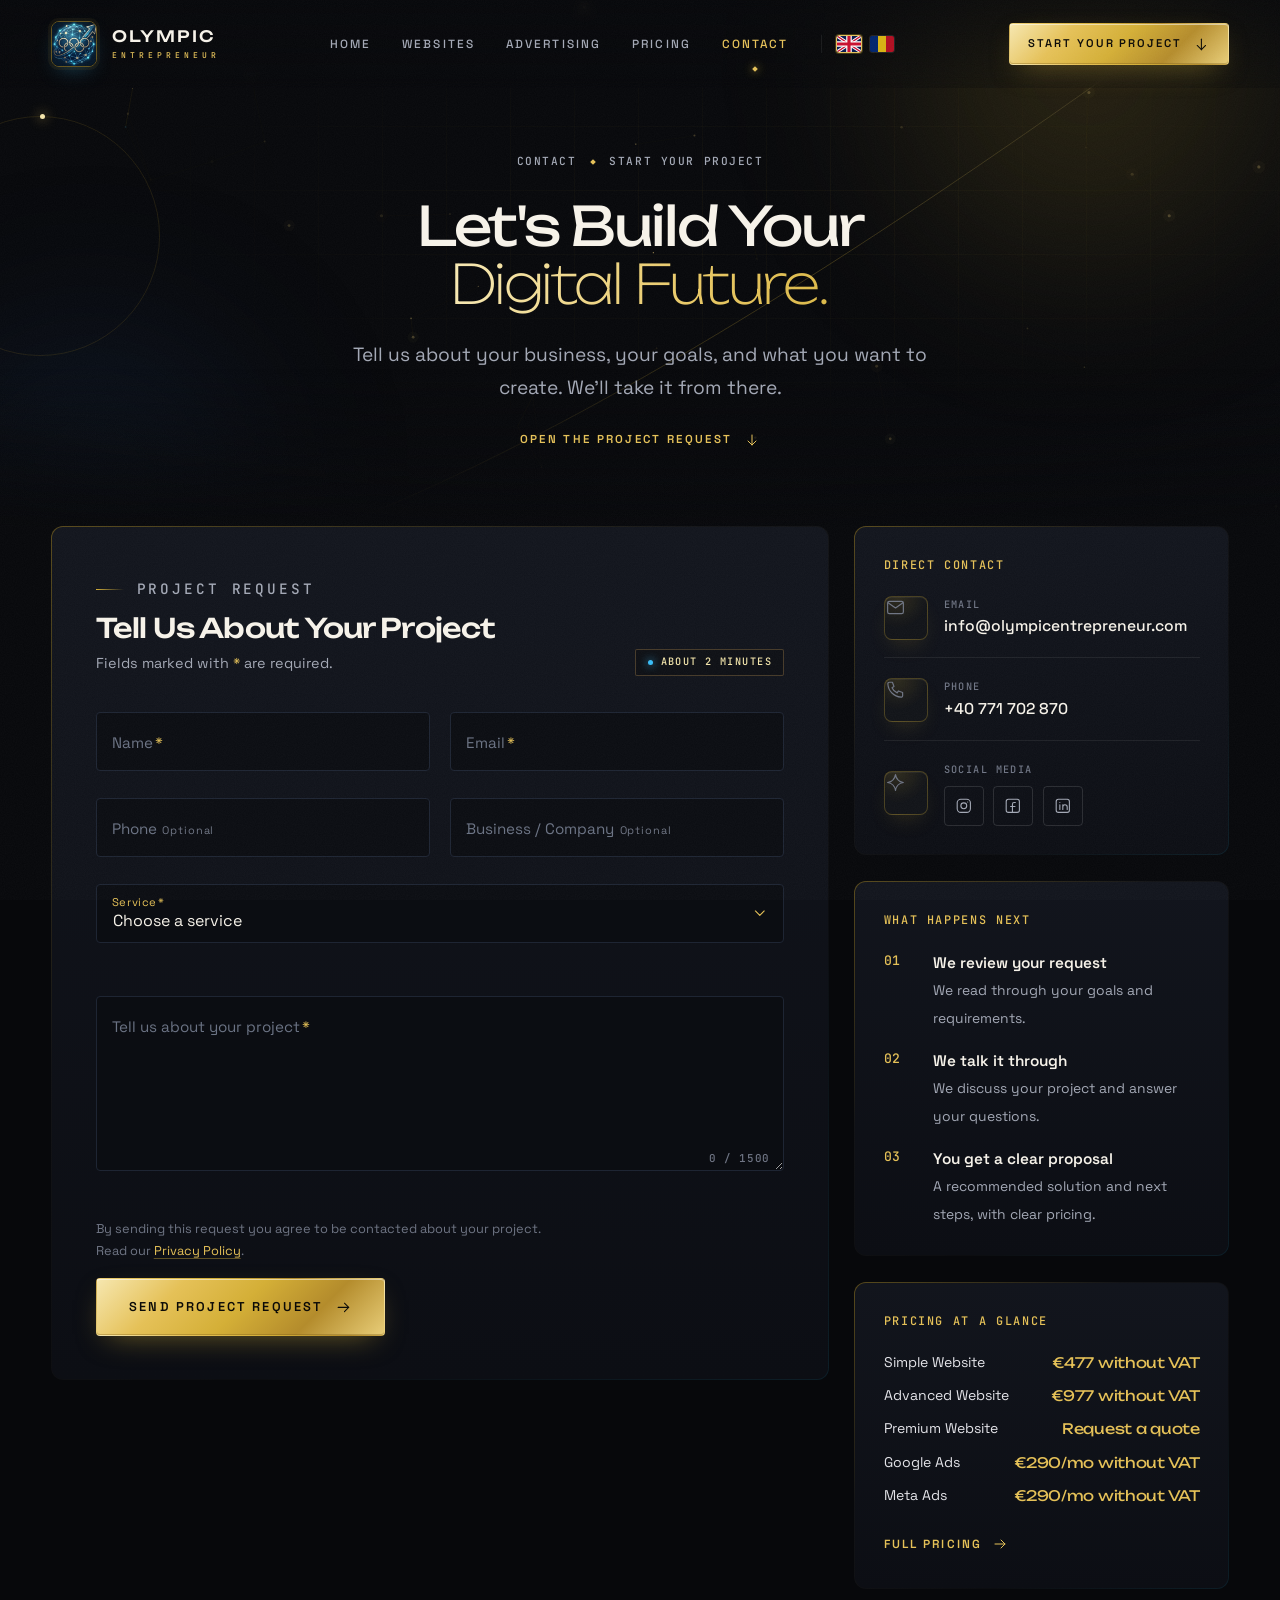
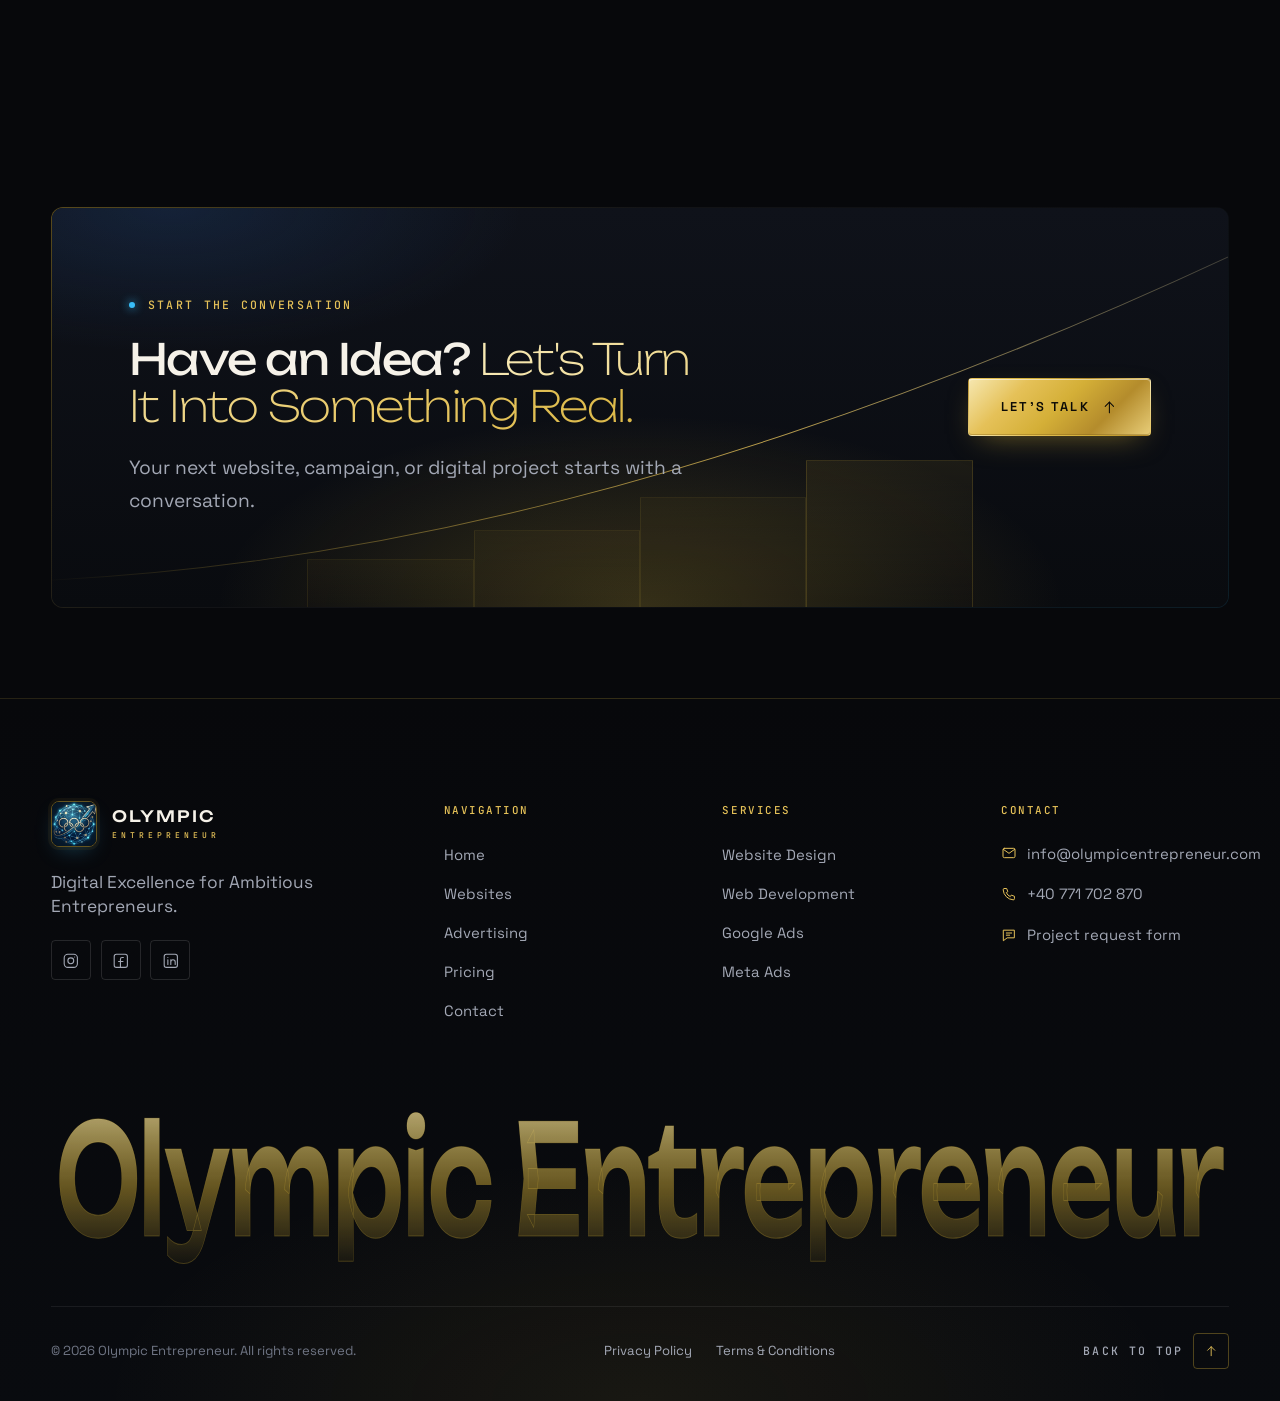
<file: contact.html>
<!DOCTYPE html>
<html lang="en">
<head>
  <meta charset="utf-8">
  <meta name="viewport" content="width=device-width, initial-scale=1">
  <title>Contact — Start Your Project | Olympic Entrepreneur</title>
  <meta name="description" content="Tell us about your business and goals. Request a professional website, Google Ads or Meta Ads management from Olympic Entrepreneur.">
  <meta name="theme-color" content="#07080b">
  <meta property="og:type" content="website">
  <meta property="og:site_name" content="Olympic Entrepreneur">
  <meta property="og:title" content="Let's Build Your Digital Future — Olympic Entrepreneur">
  <meta property="og:description" content="Start your website or advertising project with Olympic Entrepreneur.">
  <meta property="og:image" content="assets/img/logo.jpg">
  <link rel="icon" type="image/png" href="assets/img/favicon.png">
  <link rel="apple-touch-icon" href="assets/img/apple-touch-icon.png">
  <link rel="preconnect" href="https://fonts.googleapis.com">
  <link rel="preconnect" href="https://fonts.gstatic.com" crossorigin>
  <link href="https://fonts.googleapis.com/css2?family=Unbounded:wght@200..700&family=Space+Grotesk:wght@300..700&family=JetBrains+Mono:wght@400;500;600&display=swap" rel="stylesheet">
  <link rel="stylesheet" href="assets/css/styles.css">
  <script>document.documentElement.classList.add('js');setTimeout(function(){if(!window.OE_READY)document.documentElement.classList.remove('js');},2500);</script>
  <link rel="canonical" href="https://olympicentrepreneur.com/contact.html">
  <link rel="alternate" hreflang="en" href="https://olympicentrepreneur.com/contact.html">
  <link rel="alternate" hreflang="ro" href="https://olympicentrepreneur.com/ro/contact.html">
  <link rel="alternate" hreflang="x-default" href="https://olympicentrepreneur.com/contact.html">
</head>
<body>
<script src="assets/js/icons.js"></script>
<a class="skip-link" href="#main">Skip to content</a>

<!-- ============================ NAVIGATION ============================ -->
<header class="nav" data-nav>
  <div class="container nav__inner">
    <a class="brand" href="index.html" aria-label="Olympic Entrepreneur — Home">
      <span class="brand__mark"><img src="assets/img/logo.jpg" alt="" width="46" height="46"></span>
      <span class="brand__type"><span class="brand__top">Olympic</span><span class="brand__bottom">Entrepreneur</span></span>
    </a>
    <nav class="nav__links" aria-label="Primary">
      <a class="nav__link" href="index.html">Home</a>
      <a class="nav__link" href="websites.html">Websites</a>
      <a class="nav__link" href="advertising.html">Advertising</a>
      <a class="nav__link" href="pricing.html">Pricing</a>
      <a class="nav__link" href="contact.html" aria-current="page">Contact</a>
      <div class="nav__lang" role="group" aria-label="Language / Limbă">
        <a class="lang-flag is-active" href="contact.html" hreflang="en" lang="en" aria-current="true" aria-label="English (current)"><svg viewBox="0 0 60 40" xmlns="http://www.w3.org/2000/svg" aria-hidden="true" focusable="false"><rect width="60" height="40" fill="#0a1a4d"/><path d="M0,0 L60,40 M60,0 L0,40" stroke="#fff" stroke-width="8"/><path d="M0,0 L60,40 M60,0 L0,40" stroke="#c8102e" stroke-width="3.4"/><path d="M30,0 V40 M0,20 H60" stroke="#fff" stroke-width="14"/><path d="M30,0 V40 M0,20 H60" stroke="#c8102e" stroke-width="8"/></svg></a>
        <a class="lang-flag" href="ro/contact.html" hreflang="ro" lang="ro" aria-label="Română"><svg viewBox="0 0 60 40" xmlns="http://www.w3.org/2000/svg" aria-hidden="true" focusable="false"><rect width="20" height="40" fill="#002b7f"/><rect x="20" width="20" height="40" fill="#fcd116"/><rect x="40" width="20" height="40" fill="#ce1126"/></svg></a>
      </div>
    </nav>
    <div class="nav__actions">
      <a class="btn btn--gold btn--sm" href="#project-form" data-focus-form>Start Your Project <svg class="icon"><use href="#i-arrow-d"/></svg></a>
<div class="nav__lang nav__lang--top" role="group" aria-label="Language / Limbă">
        <a class="lang-flag is-active" href="contact.html" hreflang="en" lang="en" aria-current="true" aria-label="English (current)"><svg viewBox="0 0 60 40" xmlns="http://www.w3.org/2000/svg" aria-hidden="true" focusable="false"><rect width="60" height="40" fill="#0a1a4d"/><path d="M0,0 L60,40 M60,0 L0,40" stroke="#fff" stroke-width="8"/><path d="M0,0 L60,40 M60,0 L0,40" stroke="#c8102e" stroke-width="3.4"/><path d="M30,0 V40 M0,20 H60" stroke="#fff" stroke-width="14"/><path d="M30,0 V40 M0,20 H60" stroke="#c8102e" stroke-width="8"/></svg></a>
        <a class="lang-flag" href="ro/contact.html" hreflang="ro" lang="ro" aria-label="Română"><svg viewBox="0 0 60 40" xmlns="http://www.w3.org/2000/svg" aria-hidden="true" focusable="false"><rect width="20" height="40" fill="#002b7f"/><rect x="20" width="20" height="40" fill="#fcd116"/><rect x="40" width="20" height="40" fill="#ce1126"/></svg></a>
      </div>
      <button class="burger" type="button" aria-label="Open menu" aria-expanded="false" aria-controls="menu" data-burger><span></span><span></span><span></span></button>
    </div>
  </div>
  <span class="nav__progress" data-progress></span>
</header>

<div class="menu" id="menu" data-menu>
  <nav aria-label="Mobile">
    <ul class="menu__list">
      <li><a class="menu__link" style="--i:0" href="index.html"><small>01</small>Home</a></li>
      <li><a class="menu__link" style="--i:1" href="websites.html"><small>02</small>Websites</a></li>
      <li><a class="menu__link" style="--i:2" href="advertising.html"><small>03</small>Advertising</a></li>
      <li><a class="menu__link" style="--i:3" href="pricing.html"><small>04</small>Pricing</a></li>
      <li><a class="menu__link" style="--i:4" href="contact.html" aria-current="page"><small>05</small>Contact</a></li>
    </ul>
  </nav>
  <div class="menu__foot">
    <a class="btn btn--gold btn--lg btn--block" href="#project-form" data-focus-form>Start Your Project <svg class="icon"><use href="#i-arrow-d"/></svg></a>
    <p class="menu__meta"><span>Digital Excellence for Ambitious Entrepreneurs.</span></p>
    <div class="menu__lang" role="group" aria-label="Language / Limbă">
      <a class="lang-flag is-active" href="contact.html" hreflang="en" lang="en" aria-label="English (current)"><svg viewBox="0 0 60 40" xmlns="http://www.w3.org/2000/svg" aria-hidden="true" focusable="false"><rect width="60" height="40" fill="#0a1a4d"/><path d="M0,0 L60,40 M60,0 L0,40" stroke="#fff" stroke-width="8"/><path d="M0,0 L60,40 M60,0 L0,40" stroke="#c8102e" stroke-width="3.4"/><path d="M30,0 V40 M0,20 H60" stroke="#fff" stroke-width="14"/><path d="M30,0 V40 M0,20 H60" stroke="#c8102e" stroke-width="8"/></svg></a>
      <a class="lang-flag" href="ro/contact.html" hreflang="ro" lang="ro" aria-label="Română"><svg viewBox="0 0 60 40" xmlns="http://www.w3.org/2000/svg" aria-hidden="true" focusable="false"><rect width="20" height="40" fill="#002b7f"/><rect x="20" width="20" height="40" fill="#fcd116"/><rect x="40" width="20" height="40" fill="#ce1126"/></svg></a>
    </div>
  </div>
</div>

<main id="main">

  <!-- ============================ HERO ============================ -->
  <section class="phero phero--center phero--compact" aria-labelledby="page-title">
    <div class="fx" aria-hidden="true">
      <div class="fx-grid"></div>
      <div class="fx-light fx-light--a"></div>
      <div class="fx-light fx-light--b"></div>
      <svg class="fx-arcs" viewBox="0 0 1440 900" preserveAspectRatio="xMidYMid slice">
        <defs>
          <linearGradient id="arcGrad" x1="0" y1="1" x2="1" y2="0">
            <stop offset="0" stop-color="#d4af37" stop-opacity="0"/>
            <stop offset=".55" stop-color="#d4af37" stop-opacity=".5"/>
            <stop offset="1" stop-color="#f3e5ab" stop-opacity=".08"/>
          </linearGradient>
        </defs>
        <path class="arc" d="M-80 860C380 820 820 560 1520 40"/>
        <path class="comet" pathLength="1" d="M-80 860C380 820 820 560 1520 40"/>
      </svg>
      <canvas class="fx-particles" data-particles></canvas>
      <div class="fx-shape fx-shape--orbit" style="left:-80px;top:22%"></div>
      <div class="fx-vignette"></div>
    </div>

    <div class="container phero__grid">
      <div class="phero__copy">
        <p class="phero__crumbs fade-up" style="--d:.1s">Contact <i></i> Start Your Project</p>
        <h1 class="h1" id="page-title">
          <span class="ln fade-up" style="--d:.2s">Let's Build Your</span>
          <span class="ln fade-up" style="--d:.32s"><em>Digital Future.</em></span>
        </h1>
        <p class="lead fade-up" style="--d:.5s">Tell us about your business, your goals, and what you want to create. We'll take it from there.</p>
        <a class="scroll-hint fade-up" style="--d:.65s" href="#project-form" data-focus-form><span>Open the project request</span><svg class="icon"><use href="#i-arrow-d"/></svg></a>
      </div>
    </div>
  </section>

  <!-- ============================ FORM ============================ -->
  <section class="section contact-section" id="project-form" aria-labelledby="form-title">
    <div class="container contact">
      <div class="form-card panel" data-reveal>
        <div class="form-card__head">
          <div>
            <p class="eyebrow">Project Request</p>
            <h2 id="form-title" style="margin-top:.9rem">Tell Us About Your Project</h2>
            <p>Fields marked with <span class="accent">*</span> are required.</p>
          </div>
          <span class="chip"><i></i>About 2 minutes</span>
        </div>

        <!--
          FORM DELIVERY: submissions are sent by FormSubmit (formsubmit.co) to the address in
          data-endpoint. The very first submission triggers an activation email to that inbox;
          click "Activate Form" in it, and every request after that is delivered.
          After activation you can swap the email in the URL for the random alias FormSubmit
          gives you, so the address is not visible in the page source.
        -->
        <form class="form-grid" data-contact-form data-endpoint="https://formsubmit.co/ajax/andreisirbu1999@gmail.com" novalidate>
          <input type="hidden" name="_subject" value="New project request — Olympic Entrepreneur">
          <input type="hidden" name="_template" value="table">
          <input type="hidden" name="_captcha" value="false">
          <!-- Spam trap: hidden from people, bots fill it in and FormSubmit discards the submission -->
          <input type="text" name="_honey" tabindex="-1" autocomplete="off" aria-hidden="true" style="position:absolute;left:-9999px;width:1px;height:1px;opacity:0">

          <div class="field">
            <div class="field__box">
              <input id="f-name" name="name" type="text" autocomplete="name" placeholder="Your full name" required aria-describedby="e-name">
              <label for="f-name">Name<span class="req">*</span></label>
              <span class="field__ok" aria-hidden="true"><svg class="icon"><use href="#i-check"/></svg></span>
              <span class="field__line" aria-hidden="true"></span>
            </div>
            <div class="field__err" id="e-name"><span></span></div>
          </div>

          <div class="field">
            <div class="field__box">
              <input id="f-email" name="email" type="email" autocomplete="email" inputmode="email" placeholder="name@company.com" required aria-describedby="e-email">
              <label for="f-email">Email<span class="req">*</span></label>
              <span class="field__ok" aria-hidden="true"><svg class="icon"><use href="#i-check"/></svg></span>
              <span class="field__line" aria-hidden="true"></span>
            </div>
            <div class="field__err" id="e-email"><span></span></div>
          </div>

          <div class="field">
            <div class="field__box">
              <input id="f-phone" name="phone" type="tel" autocomplete="tel" inputmode="tel" placeholder="Including country code" aria-describedby="e-phone">
              <label for="f-phone">Phone<span class="opt-l">Optional</span></label>
              <span class="field__ok" aria-hidden="true"><svg class="icon"><use href="#i-check"/></svg></span>
              <span class="field__line" aria-hidden="true"></span>
            </div>
            <div class="field__err" id="e-phone"><span></span></div>
          </div>

          <div class="field">
            <div class="field__box">
              <input id="f-company" name="company" type="text" autocomplete="organization" placeholder="Your business name">
              <label for="f-company">Business / Company<span class="opt-l">Optional</span></label>
              <span class="field__ok" aria-hidden="true"><svg class="icon"><use href="#i-check"/></svg></span>
              <span class="field__line" aria-hidden="true"></span>
            </div>
            <div class="field__err"><span></span></div>
          </div>

          <div class="field field--full field--select">
            <div class="field__box">
              <select id="f-service" name="service" required aria-describedby="e-service f-service-hint">
                <option value="" selected disabled hidden>Choose a service</option>
                <option value="simple">Simple Website — €477 without VAT</option>
                <option value="advanced">Advanced Website — €977 without VAT</option>
                <option value="premium">Premium Website — Request a quote</option>
                <option value="google">Google Ads — €290/month without VAT</option>
                <option value="meta">Meta Ads — €290/month without VAT</option>
                <option value="website-ads">Website + Advertising</option>
                <option value="custom">Custom Project</option>
              </select>
              <label for="f-service">Service<span class="req">*</span></label>
              <svg class="icon field__chev" aria-hidden="true"><use href="#i-chev-d"/></svg>
              <span class="field__ok" aria-hidden="true"><svg class="icon"><use href="#i-check"/></svg></span>
              <span class="field__line" aria-hidden="true"></span>
            </div>
            <p class="service-hint" id="f-service-hint" data-service-hint></p>
            <div class="field__err" id="e-service"><span></span></div>
          </div>

          <div class="field field--full">
            <div class="field__box">
              <textarea id="f-message" name="message" rows="6" maxlength="1500" placeholder="Your goals, timeline, current website (if any), and anything else we should know." required aria-describedby="e-message"></textarea>
              <label for="f-message">Tell us about your project<span class="req">*</span></label>
              <span class="field__count" data-count-msg aria-hidden="true">0 / 1500</span>
              <span class="field__ok" aria-hidden="true"><svg class="icon"><use href="#i-check"/></svg></span>
              <span class="field__line" aria-hidden="true"></span>
            </div>
            <div class="field__err" id="e-message"><span></span></div>
          </div>

          <div class="form-foot">
            <p>By sending this request you agree to be contacted about your project. Read our <button type="button" class="text-link" data-legal="privacy">Privacy Policy</button>.</p>
            <button class="btn btn--gold btn--lg" type="submit"><span class="btn__label">Send Project Request</span><span class="spinner" aria-hidden="true"></span><svg class="icon"><use href="#i-arrow-r"/></svg></button>
          </div>
        </form>

        <div class="form-success" data-success role="status" aria-live="polite">
          <svg class="seal" viewBox="0 0 96 96" aria-hidden="true"><circle cx="48" cy="48" r="44"/><circle class="c2" pathLength="1" cx="48" cy="48" r="44"/><path pathLength="1" d="M31 49l11 11 23-24"/></svg>
          <h3>Thank you, <span data-success-name>there</span>.</h3>
          <p>Your project request has been received. We'll review your goals and get back to you to discuss the next steps.</p>
          <button class="btn btn--ghost" type="button" data-again>Send Another Request</button>
        </div>
      </div>

      <aside class="aside">
        <div class="aside__card panel" data-reveal style="--d:.1s">
          <h3>Direct contact</h3>
          <!-- REPLACE: the agency's social profile links -->
          <div class="contact-row"><span class="icon-plate icon-plate--sm"><svg class="icon"><use href="#i-mail"/></svg></span><div><span>Email</span><b><a href="mailto:info@olympicentrepreneur.com">info@olympicentrepreneur.com</a></b></div></div>
          <div class="contact-row"><span class="icon-plate icon-plate--sm"><svg class="icon"><use href="#i-phone"/></svg></span><div><span>Phone</span><b><a href="tel:+40771702870">+40 771 702 870</a></b></div></div>
          <div class="contact-row"><span class="icon-plate icon-plate--sm"><svg class="icon"><use href="#i-spark"/></svg></span><div><span>Social media</span>
            <div class="socials" style="margin-top:.5rem">
              <a href="#" aria-label="Instagram (link to be added)"><svg class="icon"><use href="#i-instagram"/></svg></a>
              <a href="#" aria-label="Facebook (link to be added)"><svg class="icon"><use href="#i-facebook"/></svg></a>
              <a href="#" aria-label="LinkedIn (link to be added)"><svg class="icon"><use href="#i-linkedin"/></svg></a>
            </div>
          </div></div>
        </div>

        <div class="aside__card panel" data-reveal style="--d:.18s">
          <h3>What happens next</h3>
          <ol class="next-steps">
            <li><div><b>We review your request</b><span>We read through your goals and requirements.</span></div></li>
            <li><div><b>We talk it through</b><span>We discuss your project and answer your questions.</span></div></li>
            <li><div><b>You get a clear proposal</b><span>A recommended solution and next steps, with clear pricing.</span></div></li>
          </ol>
        </div>

        <div class="aside__card panel" data-reveal style="--d:.26s">
          <h3>Pricing at a glance</h3>
          <ul class="mini-prices">
            <li><span>Simple Website</span><span>€477 without VAT</span></li>
            <li><span>Advanced Website</span><span>€977 without VAT</span></li>
            <li><span>Premium Website</span><span>Request a quote</span></li>
            <li><span>Google Ads</span><span>€290/mo without VAT</span></li>
            <li><span>Meta Ads</span><span>€290/mo without VAT</span></li>
          </ul>
          <a class="link-arrow" href="pricing.html">Full pricing <svg class="icon"><use href="#i-arrow-r"/></svg></a>
        </div>
      </aside>
    </div>
  </section>

  <!-- ============================ DIRECT CTA ============================ -->
  <section class="section section--tight" aria-labelledby="idea-title">
    <div class="container">
      <div class="cta idea panel" data-reveal="scale">
        <div class="cta__bg"></div>
        <div class="cta__steps" aria-hidden="true"><i></i><i></i><i></i><i></i></div>
        <svg class="cta__arc" viewBox="0 0 1200 600" preserveAspectRatio="none" aria-hidden="true">
          <defs><linearGradient id="ctaArc" x1="0" x2="1"><stop offset="0" stop-color="#d4af37" stop-opacity="0"/><stop offset=".6" stop-color="#e5c158" stop-opacity=".8"/><stop offset="1" stop-color="#f3e5ab" stop-opacity=".2"/></linearGradient></defs>
          <path pathLength="1" d="M-20 560C300 540 700 420 1220 60"/>
        </svg>
        <div class="idea__copy">
          <p class="eyebrow eyebrow--plain"><span class="dot"></span>Start the conversation</p>
          <h2 class="h2" id="idea-title">Have an Idea? <em>Let's Turn It Into Something Real.</em></h2>
          <p class="lead">Your next website, campaign, or digital project starts with a conversation.</p>
        </div>
        <div class="btn-row"><a class="btn btn--gold btn--lg" href="#project-form" data-focus-form>Let's Talk <svg class="icon"><use href="#i-arrow-up"/></svg></a></div>
      </div>
    </div>
  </section>
</main>

<!-- ============================ FOOTER ============================ -->
<footer class="footer">
  <div class="container">
    <div class="footer__grid">
      <div class="footer__brand">
        <a class="brand" href="index.html" aria-label="Olympic Entrepreneur — Home">
          <span class="brand__mark"><img src="assets/img/logo.jpg" alt="" width="46" height="46" loading="lazy"></span>
          <span class="brand__type"><span class="brand__top">Olympic</span><span class="brand__bottom">Entrepreneur</span></span>
        </a>
        <p class="footer__tag">Digital Excellence for Ambitious Entrepreneurs.</p>
        <!-- REPLACE: add the agency's real social profile URLs -->
        <div class="socials">
          <a href="#" aria-label="Instagram (link to be added)"><svg class="icon"><use href="#i-instagram"/></svg></a>
          <a href="#" aria-label="Facebook (link to be added)"><svg class="icon"><use href="#i-facebook"/></svg></a>
          <a href="#" aria-label="LinkedIn (link to be added)"><svg class="icon"><use href="#i-linkedin"/></svg></a>
        </div>
      </div>
      <nav aria-label="Footer">
        <h4>Navigation</h4>
        <ul class="footer__list">
          <li><a href="index.html">Home</a></li>
          <li><a href="websites.html">Websites</a></li>
          <li><a href="advertising.html">Advertising</a></li>
          <li><a href="pricing.html">Pricing</a></li>
          <li><a href="contact.html">Contact</a></li>
        </ul>
      </nav>
      <div>
        <h4>Services</h4>
        <ul class="footer__list">
          <li><a href="websites.html">Website Design</a></li>
          <li><a href="websites.html#services">Web Development</a></li>
          <li><a href="advertising.html#google">Google Ads</a></li>
          <li><a href="advertising.html#meta">Meta Ads</a></li>
        </ul>
      </div>
      <div>
        <h4>Contact</h4>
        <ul class="footer__list">
          <li><a href="mailto:info@olympicentrepreneur.com"><svg class="icon"><use href="#i-mail"/></svg>info@olympicentrepreneur.com</a></li>
          <li><a href="tel:+40771702870"><svg class="icon"><use href="#i-phone"/></svg>+40 771 702 870</a></li>
          <li><a href="#project-form" data-focus-form><svg class="icon"><use href="#i-message"/></svg>Project request form</a></li>
        </ul>
      </div>
    </div>

    <svg class="footer__word" viewBox="0 0 1200 170" aria-hidden="true" data-word>
      <defs>
        <linearGradient id="wordGold" x1="0" y1="0" x2="0" y2="1">
          <stop offset="0" stop-color="#f3e5ab" stop-opacity=".95"/>
          <stop offset=".55" stop-color="#d4af37" stop-opacity=".5"/>
          <stop offset="1" stop-color="#d4af37" stop-opacity="0"/>
        </linearGradient>
      </defs>
      <text class="w-stroke" x="600" y="138" text-anchor="middle" font-size="156" textLength="1190" lengthAdjust="spacingAndGlyphs">Olympic Entrepreneur</text>
      <text class="w-fill" x="600" y="138" text-anchor="middle" font-size="156" textLength="1190" lengthAdjust="spacingAndGlyphs">Olympic Entrepreneur</text>
    </svg>

    <div class="footer__bar">
      <p>© <span data-year>2026</span> Olympic Entrepreneur. All rights reserved.</p>
      <div class="footer__legal">
        <button type="button" data-legal="privacy">Privacy Policy</button>
        <button type="button" data-legal="terms">Terms &amp; Conditions</button>
      </div>
      <a class="to-top" href="#main" data-top>Back to top <span><svg class="icon"><use href="#i-arrow-up"/></svg></span></a>
    </div>
  </div>
</footer>

<dialog class="legal" id="legal-privacy" aria-labelledby="legal-privacy-title">
  <div class="legal__in">
    <div class="legal__head"><h2 id="legal-privacy-title">Privacy Policy</h2><button class="legal__close" type="button" data-close aria-label="Close"><svg class="icon"><use href="#i-close"/></svg></button></div>
    <div class="legal__body" data-legal-src="privacy">
    <p>The Olympic Entrepreneur Privacy Policy will be published here.</p>
    <p>It will explain what information is collected through this website and the project request form, how it is used, and how you can contact us about your data.</p>
    </div>
  </div>
</dialog>
<dialog class="legal" id="legal-terms" aria-labelledby="legal-terms-title">
  <div class="legal__in">
    <div class="legal__head"><h2 id="legal-terms-title">Terms &amp; Conditions</h2><button class="legal__close" type="button" data-close aria-label="Close"><svg class="icon"><use href="#i-close"/></svg></button></div>
    <div class="legal__body" data-legal-src="terms">
    <p>The Olympic Entrepreneur Terms &amp; Conditions will be published here.</p>
    <p>They will describe how website projects and advertising management services are provided, including scope, payment and timelines.</p>
    </div>
  </div>
</dialog>

<script src="assets/js/main.js"></script>
</body>
</html>
</file>
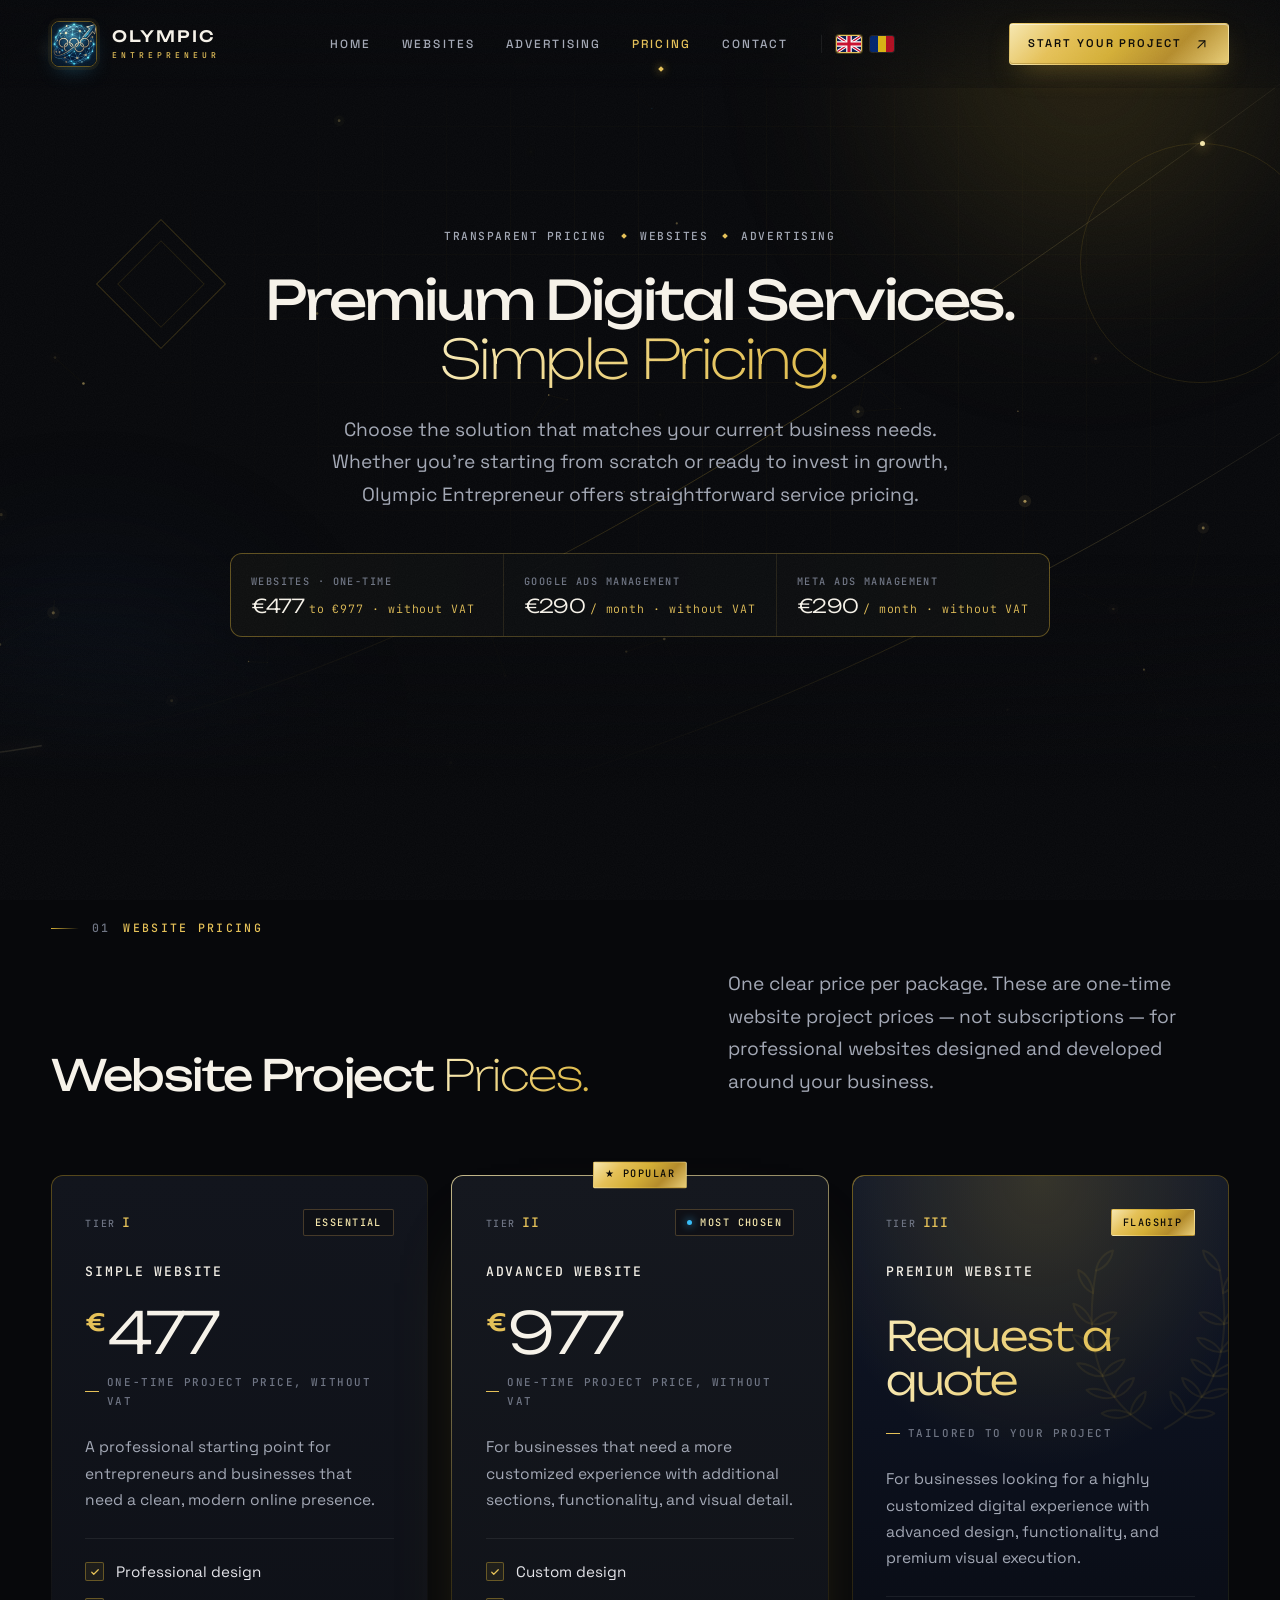
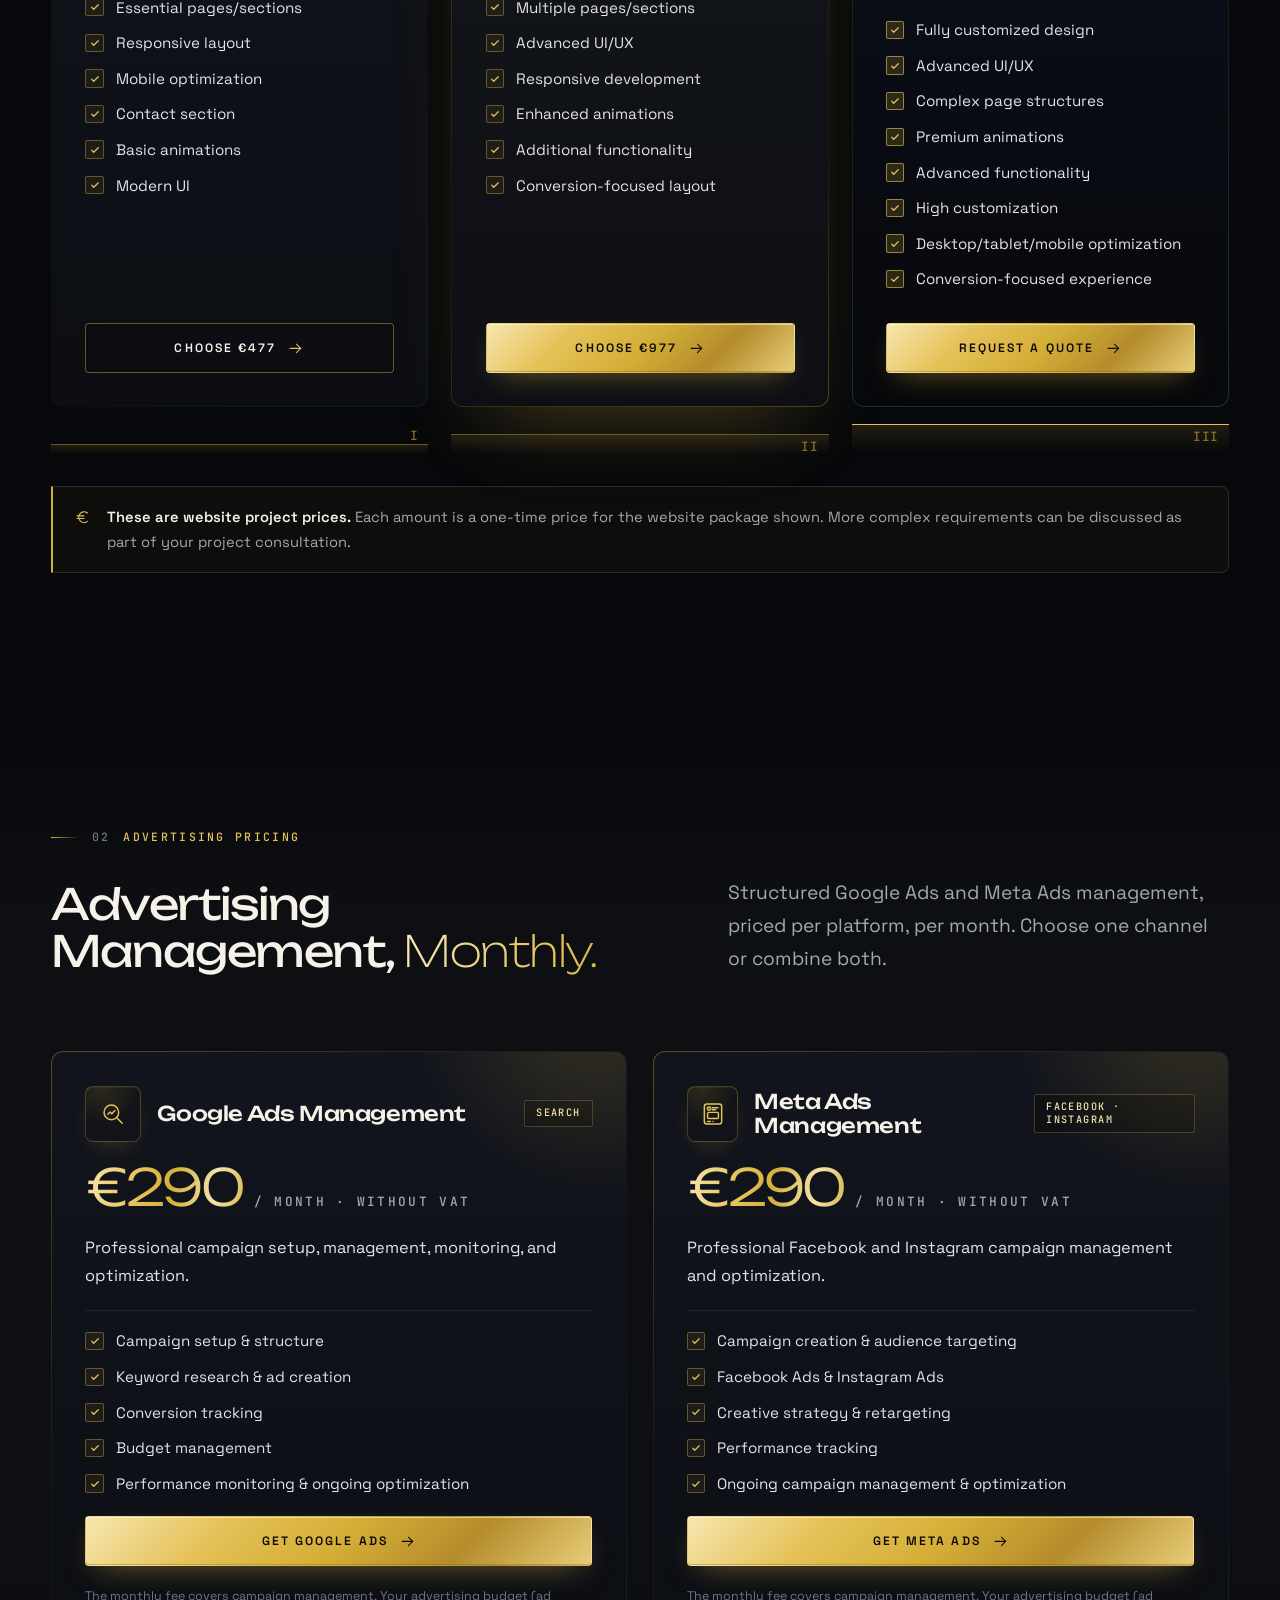
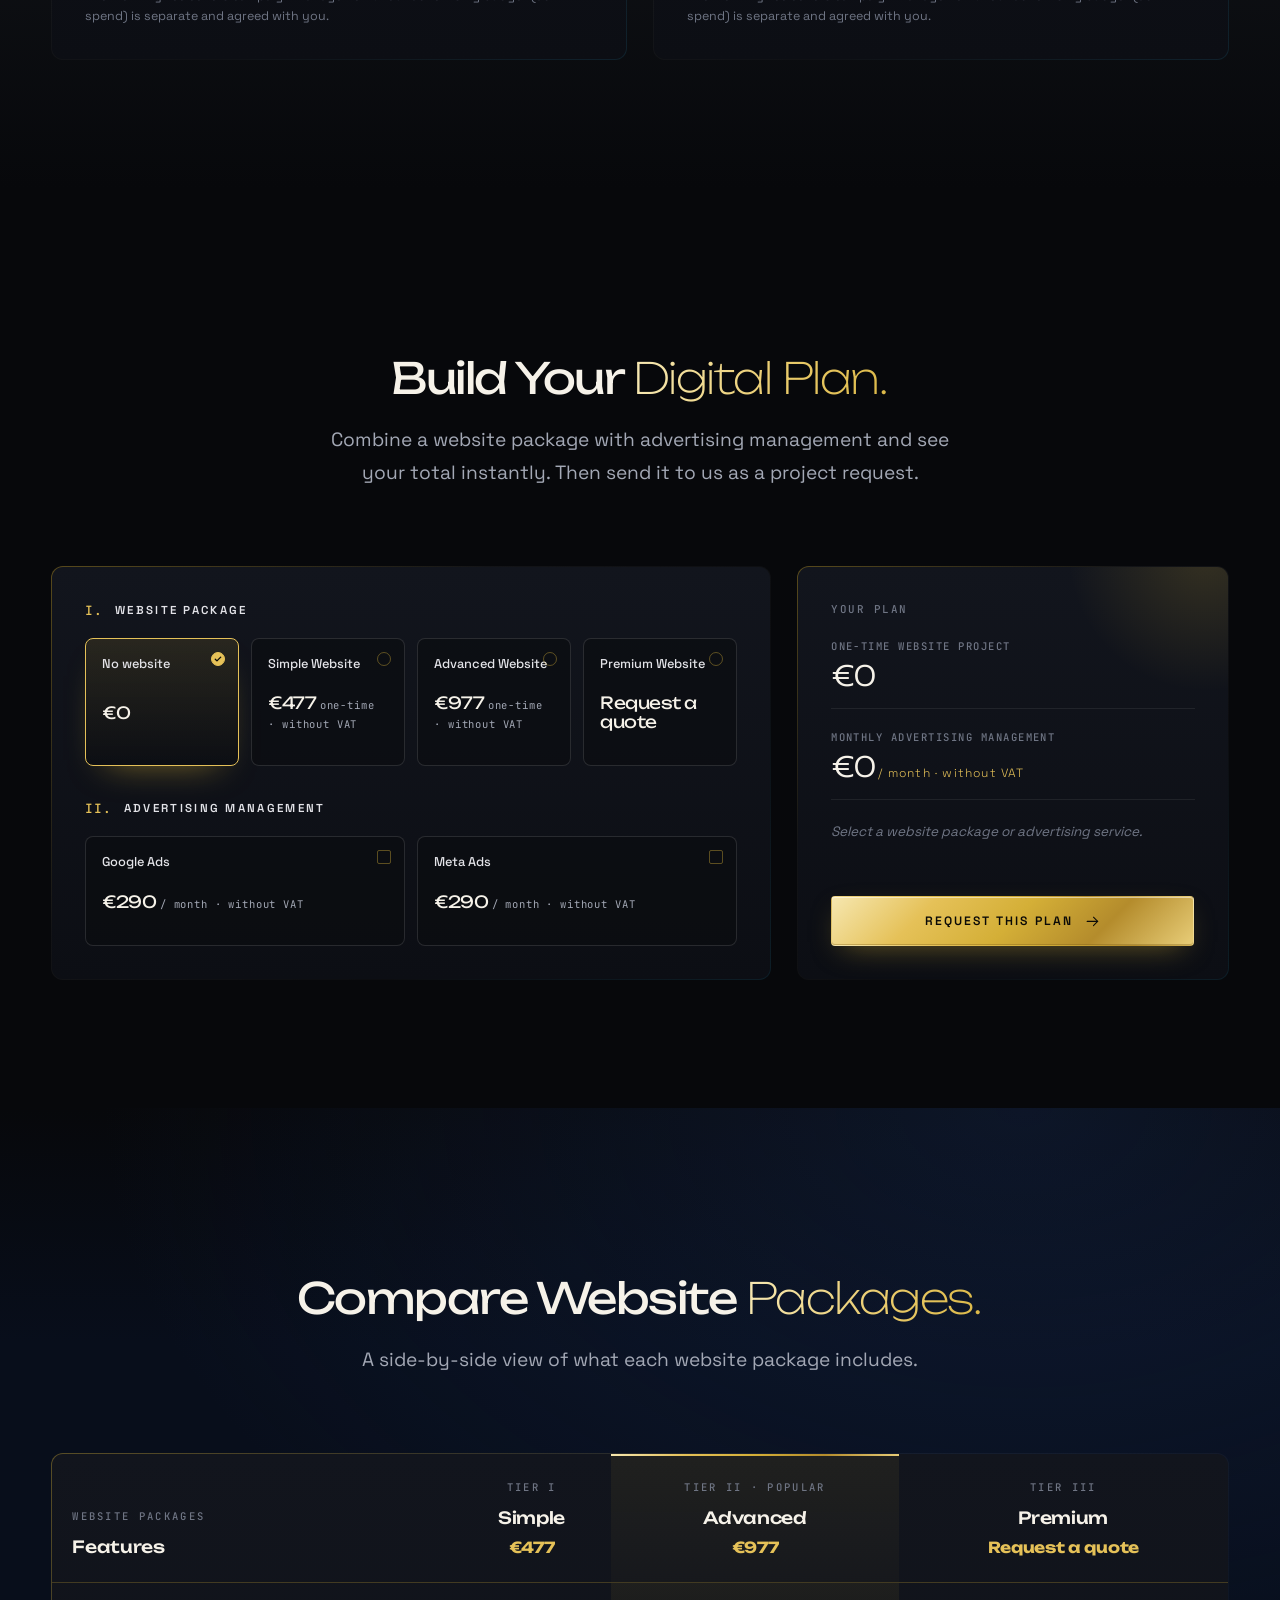
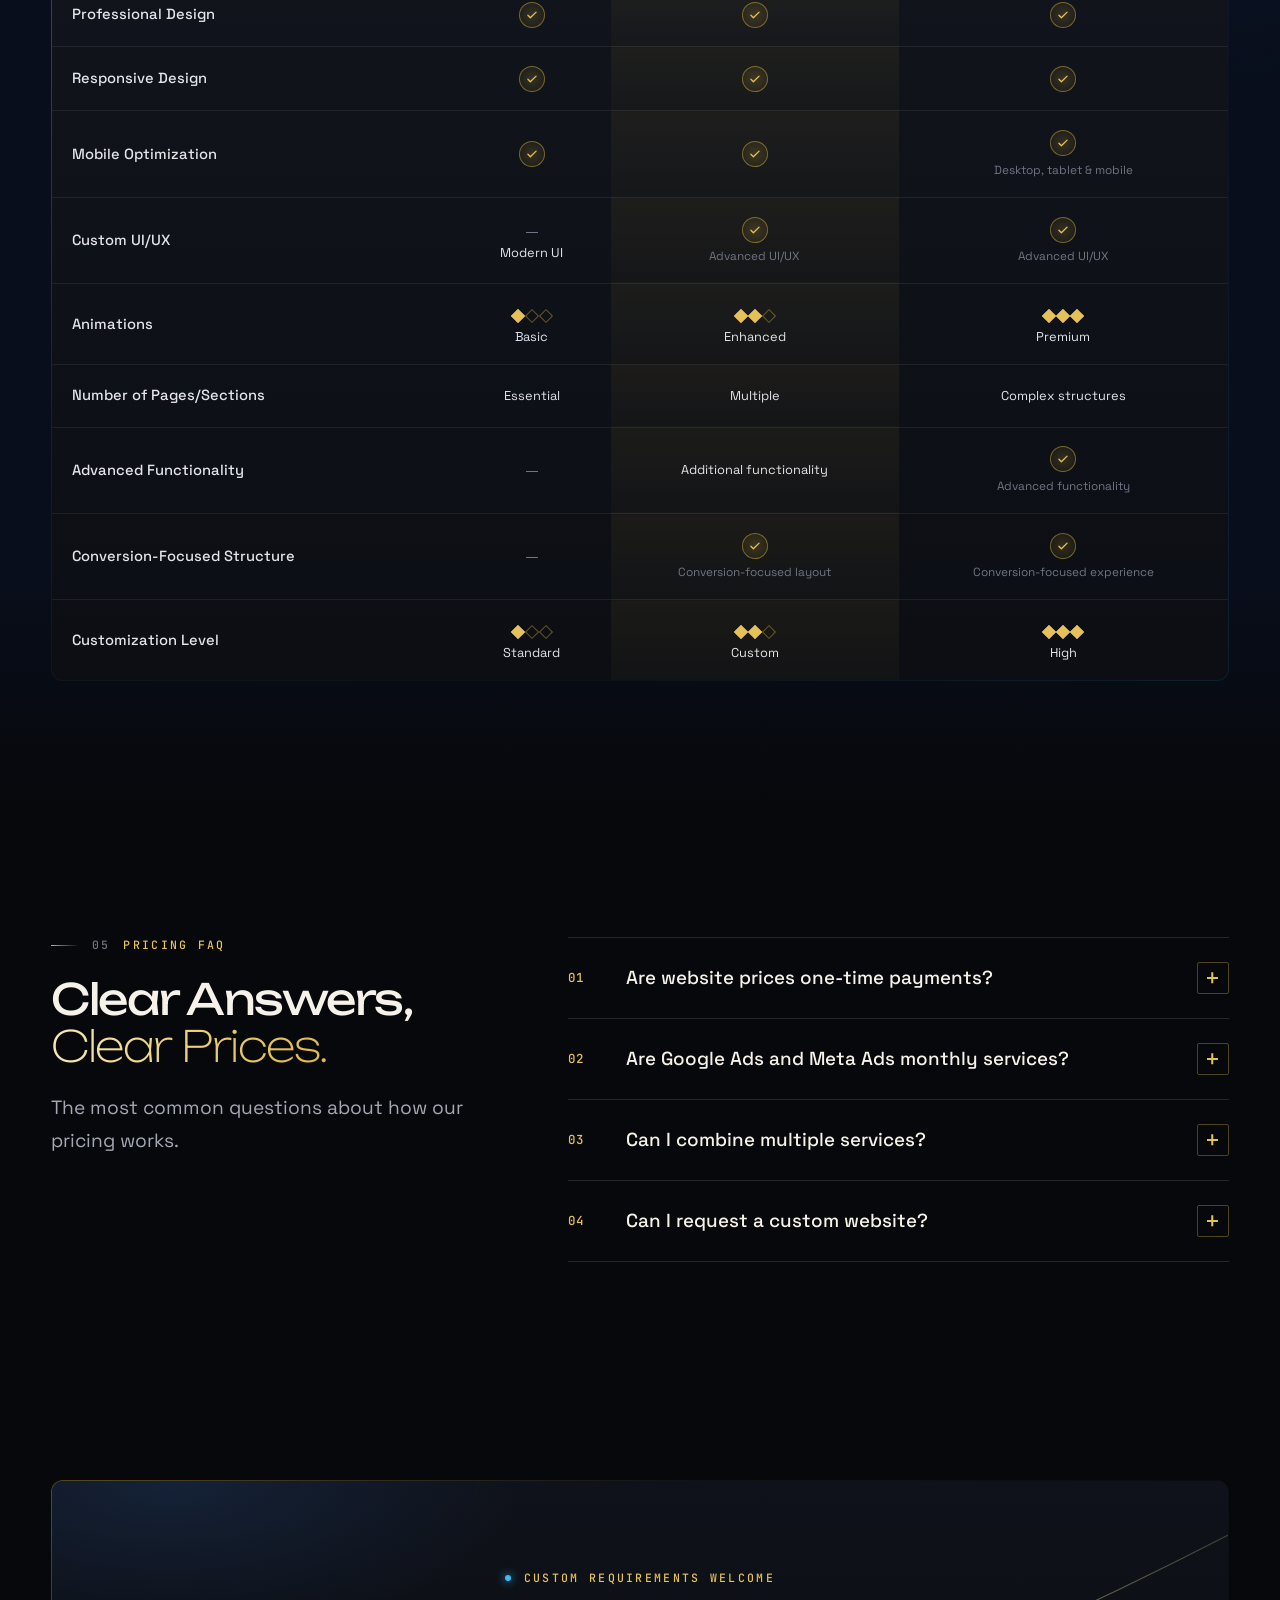
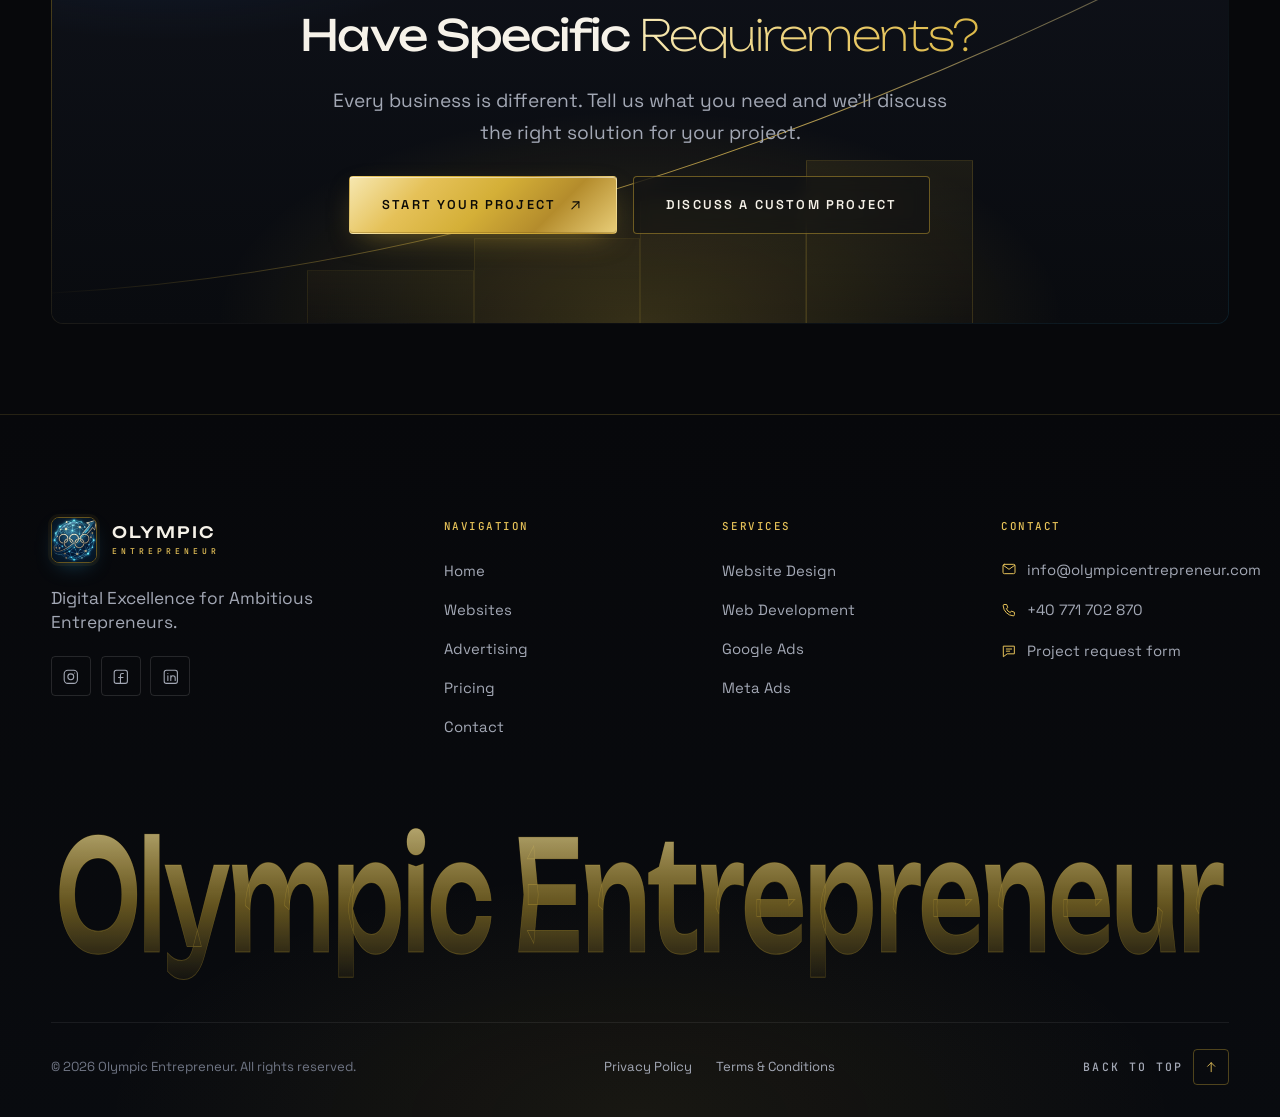
<file: pricing.html>
<!DOCTYPE html>
<html lang="en">
<head>
  <meta charset="utf-8">
  <meta name="viewport" content="width=device-width, initial-scale=1">
  <title>Pricing — Website Packages &amp; Ads Management | Olympic Entrepreneur</title>
  <meta name="description" content="Simple, transparent pricing. Website packages: Simple €477, Advanced €977 (without VAT), Premium on request (one-time project prices). Google Ads and Meta Ads management: €290/month each, without VAT.">
  <meta name="theme-color" content="#07080b">
  <meta property="og:type" content="website">
  <meta property="og:site_name" content="Olympic Entrepreneur">
  <meta property="og:title" content="Pricing — Olympic Entrepreneur">
  <meta property="og:description" content="Premium digital services. Simple pricing. Websites from €477 without VAT, Google &amp; Meta Ads management €290/month without VAT.">
  <meta property="og:image" content="assets/img/logo.jpg">
  <link rel="icon" type="image/png" href="assets/img/favicon.png">
  <link rel="apple-touch-icon" href="assets/img/apple-touch-icon.png">
  <link rel="preconnect" href="https://fonts.googleapis.com">
  <link rel="preconnect" href="https://fonts.gstatic.com" crossorigin>
  <link href="https://fonts.googleapis.com/css2?family=Unbounded:wght@200..700&family=Space+Grotesk:wght@300..700&family=JetBrains+Mono:wght@400;500;600&display=swap" rel="stylesheet">
  <link rel="stylesheet" href="assets/css/styles.css">
  <script>document.documentElement.classList.add('js');setTimeout(function(){if(!window.OE_READY)document.documentElement.classList.remove('js');},2500);</script>
  <script type="application/ld+json">
  {
    "@context": "https://schema.org",
    "@type": "OfferCatalog",
    "name": "Olympic Entrepreneur pricing",
    "itemListElement": [
      { "@type": "Offer", "name": "Simple Website", "description": "One-time website project price", "price": "477", "priceCurrency": "EUR" },
      { "@type": "Offer", "name": "Advanced Website", "description": "One-time website project price", "price": "977", "priceCurrency": "EUR" },
      { "@type": "Offer", "name": "Premium Website", "description": "Price on request" },
      { "@type": "Offer", "name": "Google Ads Management", "price": "290", "priceCurrency": "EUR", "priceSpecification": { "@type": "UnitPriceSpecification", "price": "290", "priceCurrency": "EUR", "unitText": "MONTH" } },
      { "@type": "Offer", "name": "Meta Ads Management", "price": "290", "priceCurrency": "EUR", "priceSpecification": { "@type": "UnitPriceSpecification", "price": "290", "priceCurrency": "EUR", "unitText": "MONTH" } }
    ]
  }
  </script>
  <link rel="canonical" href="https://olympicentrepreneur.com/pricing.html">
  <link rel="alternate" hreflang="en" href="https://olympicentrepreneur.com/pricing.html">
  <link rel="alternate" hreflang="ro" href="https://olympicentrepreneur.com/ro/pricing.html">
  <link rel="alternate" hreflang="x-default" href="https://olympicentrepreneur.com/pricing.html">
</head>
<body>
<script src="assets/js/icons.js"></script>
<a class="skip-link" href="#main">Skip to content</a>

<!-- ============================ NAVIGATION ============================ -->
<header class="nav" data-nav>
  <div class="container nav__inner">
    <a class="brand" href="index.html" aria-label="Olympic Entrepreneur — Home">
      <span class="brand__mark"><img src="assets/img/logo.jpg" alt="" width="46" height="46"></span>
      <span class="brand__type"><span class="brand__top">Olympic</span><span class="brand__bottom">Entrepreneur</span></span>
    </a>
    <nav class="nav__links" aria-label="Primary">
      <a class="nav__link" href="index.html">Home</a>
      <a class="nav__link" href="websites.html">Websites</a>
      <a class="nav__link" href="advertising.html">Advertising</a>
      <a class="nav__link" href="pricing.html" aria-current="page">Pricing</a>
      <a class="nav__link" href="contact.html">Contact</a>
      <div class="nav__lang" role="group" aria-label="Language / Limbă">
        <a class="lang-flag is-active" href="pricing.html" hreflang="en" lang="en" aria-current="true" aria-label="English (current)"><svg viewBox="0 0 60 40" xmlns="http://www.w3.org/2000/svg" aria-hidden="true" focusable="false"><rect width="60" height="40" fill="#0a1a4d"/><path d="M0,0 L60,40 M60,0 L0,40" stroke="#fff" stroke-width="8"/><path d="M0,0 L60,40 M60,0 L0,40" stroke="#c8102e" stroke-width="3.4"/><path d="M30,0 V40 M0,20 H60" stroke="#fff" stroke-width="14"/><path d="M30,0 V40 M0,20 H60" stroke="#c8102e" stroke-width="8"/></svg></a>
        <a class="lang-flag" href="ro/pricing.html" hreflang="ro" lang="ro" aria-label="Română"><svg viewBox="0 0 60 40" xmlns="http://www.w3.org/2000/svg" aria-hidden="true" focusable="false"><rect width="20" height="40" fill="#002b7f"/><rect x="20" width="20" height="40" fill="#fcd116"/><rect x="40" width="20" height="40" fill="#ce1126"/></svg></a>
      </div>
    </nav>
    <div class="nav__actions">
      <a class="btn btn--gold btn--sm" href="contact.html">Start Your Project <svg class="icon"><use href="#i-arrow-ur"/></svg></a>
<div class="nav__lang nav__lang--top" role="group" aria-label="Language / Limbă">
        <a class="lang-flag is-active" href="pricing.html" hreflang="en" lang="en" aria-current="true" aria-label="English (current)"><svg viewBox="0 0 60 40" xmlns="http://www.w3.org/2000/svg" aria-hidden="true" focusable="false"><rect width="60" height="40" fill="#0a1a4d"/><path d="M0,0 L60,40 M60,0 L0,40" stroke="#fff" stroke-width="8"/><path d="M0,0 L60,40 M60,0 L0,40" stroke="#c8102e" stroke-width="3.4"/><path d="M30,0 V40 M0,20 H60" stroke="#fff" stroke-width="14"/><path d="M30,0 V40 M0,20 H60" stroke="#c8102e" stroke-width="8"/></svg></a>
        <a class="lang-flag" href="ro/pricing.html" hreflang="ro" lang="ro" aria-label="Română"><svg viewBox="0 0 60 40" xmlns="http://www.w3.org/2000/svg" aria-hidden="true" focusable="false"><rect width="20" height="40" fill="#002b7f"/><rect x="20" width="20" height="40" fill="#fcd116"/><rect x="40" width="20" height="40" fill="#ce1126"/></svg></a>
      </div>
      <button class="burger" type="button" aria-label="Open menu" aria-expanded="false" aria-controls="menu" data-burger><span></span><span></span><span></span></button>
    </div>
  </div>
  <span class="nav__progress" data-progress></span>
</header>

<div class="menu" id="menu" data-menu>
  <nav aria-label="Mobile">
    <ul class="menu__list">
      <li><a class="menu__link" style="--i:0" href="index.html"><small>01</small>Home</a></li>
      <li><a class="menu__link" style="--i:1" href="websites.html"><small>02</small>Websites</a></li>
      <li><a class="menu__link" style="--i:2" href="advertising.html"><small>03</small>Advertising</a></li>
      <li><a class="menu__link" style="--i:3" href="pricing.html" aria-current="page"><small>04</small>Pricing</a></li>
      <li><a class="menu__link" style="--i:4" href="contact.html"><small>05</small>Contact</a></li>
    </ul>
  </nav>
  <div class="menu__foot">
    <a class="btn btn--gold btn--lg btn--block" href="contact.html">Start Your Project <svg class="icon"><use href="#i-arrow-ur"/></svg></a>
    <p class="menu__meta"><span>Digital Excellence for Ambitious Entrepreneurs.</span></p>
    <div class="menu__lang" role="group" aria-label="Language / Limbă">
      <a class="lang-flag is-active" href="pricing.html" hreflang="en" lang="en" aria-label="English (current)"><svg viewBox="0 0 60 40" xmlns="http://www.w3.org/2000/svg" aria-hidden="true" focusable="false"><rect width="60" height="40" fill="#0a1a4d"/><path d="M0,0 L60,40 M60,0 L0,40" stroke="#fff" stroke-width="8"/><path d="M0,0 L60,40 M60,0 L0,40" stroke="#c8102e" stroke-width="3.4"/><path d="M30,0 V40 M0,20 H60" stroke="#fff" stroke-width="14"/><path d="M30,0 V40 M0,20 H60" stroke="#c8102e" stroke-width="8"/></svg></a>
      <a class="lang-flag" href="ro/pricing.html" hreflang="ro" lang="ro" aria-label="Română"><svg viewBox="0 0 60 40" xmlns="http://www.w3.org/2000/svg" aria-hidden="true" focusable="false"><rect width="20" height="40" fill="#002b7f"/><rect x="20" width="20" height="40" fill="#fcd116"/><rect x="40" width="20" height="40" fill="#ce1126"/></svg></a>
    </div>
  </div>
</div>

<main id="main">

  <!-- ============================ HERO ============================ -->
  <section class="phero phero--center" aria-labelledby="page-title">
    <div class="fx" aria-hidden="true">
      <div class="fx-grid"></div>
      <div class="fx-light fx-light--a"></div>
      <div class="fx-light fx-light--b"></div>
      <svg class="fx-arcs" viewBox="0 0 1440 900" preserveAspectRatio="xMidYMid slice">
        <defs>
          <linearGradient id="arcGrad" x1="0" y1="1" x2="1" y2="0">
            <stop offset="0" stop-color="#d4af37" stop-opacity="0"/>
            <stop offset=".55" stop-color="#d4af37" stop-opacity=".5"/>
            <stop offset="1" stop-color="#f3e5ab" stop-opacity=".08"/>
          </linearGradient>
        </defs>
        <path class="arc" d="M-80 860C380 820 820 560 1520 40"/>
        <path class="arc" d="M200 980C640 920 1100 720 1520 440"/>
        <path class="comet" pathLength="1" d="M-80 860C380 820 820 560 1520 40"/>
        <path class="comet comet--2" pathLength="1" d="M200 980C640 920 1100 720 1520 440"/>
      </svg>
      <canvas class="fx-particles" data-particles></canvas>
      <div class="fx-shape fx-shape--diamond" style="left:9%;top:30%"></div>
      <div class="fx-shape fx-shape--orbit" style="right:-40px;top:18%"></div>
      <div class="fx-vignette"></div>
    </div>

    <div class="container phero__grid">
      <div class="phero__copy">
        <p class="phero__crumbs fade-up" style="--d:.1s">Transparent Pricing <i></i> Websites <i></i> Advertising</p>
        <h1 class="h1" id="page-title">
          <span class="ln fade-up" style="--d:.2s">Premium Digital Services.</span>
          <span class="ln fade-up" style="--d:.32s"><em>Simple Pricing.</em></span>
        </h1>
        <p class="lead fade-up" style="--d:.5s">Choose the solution that matches your current business needs. Whether you're starting from scratch or ready to invest in growth, Olympic Entrepreneur offers straightforward service pricing.</p>
        <nav class="index-strip fade-up" style="--d:.65s" aria-label="Pricing sections">
          <a href="#websites"><span>Websites · one-time</span><b>€477<small>to €977 · without VAT</small></b></a>
          <a href="#advertising"><span>Google Ads management</span><b>€290<small>/ month · without VAT</small></b></a>
          <a href="#advertising"><span>Meta Ads management</span><b>€290<small>/ month · without VAT</small></b></a>
        </nav>
      </div>
    </div>
  </section>

  <!-- ============================ WEBSITE PRICING ============================ -->
  <section class="section" id="websites" aria-labelledby="web-title">
    <div class="container">
      <header class="shead shead--split">
        <p class="eyebrow" data-reveal><span class="eyebrow__num">01</span>Website Pricing</p>
        <h2 class="h2" id="web-title" data-reveal style="--d:.08s">Website Project <em>Prices.</em></h2>
        <p class="lead" data-reveal style="--d:.16s">One clear price per package. These are one-time website project prices — not subscriptions — for professional websites designed and developed around your business.</p>
      </header>

      <div class="tiers">
        <article class="tier panel spot" data-reveal>
          <div class="tier__head"><span class="tier__rank"><span>Tier</span>I</span><span class="chip">Essential</span></div>
          <h3 class="tier__name">Simple Website</h3>
          <p class="tier__price"><span class="cur">€</span><span class="amt">477</span></p>
          <p class="tier__note">One-time project price, without VAT</p>
          <p class="tier__desc">A professional starting point for entrepreneurs and businesses that need a clean, modern online presence.</p>
          <ul class="ticks">
            <li>Professional design</li>
            <li>Essential pages/sections</li>
            <li>Responsive layout</li>
            <li>Mobile optimization</li>
            <li>Contact section</li>
            <li>Basic animations</li>
            <li>Modern UI</li>
          </ul>
          <a class="btn btn--ghost btn--block" href="contact.html?service=simple">Choose €477 <svg class="icon"><use href="#i-arrow-r"/></svg></a>
        </article>

        <article class="tier tier--popular" data-reveal style="--d:.1s">
          <span class="tier__badge chip chip--gold">★ Popular</span>
          <div class="tier__head"><span class="tier__rank"><span>Tier</span>II</span><span class="chip"><i></i>Most chosen</span></div>
          <h3 class="tier__name">Advanced Website</h3>
          <p class="tier__price"><span class="cur">€</span><span class="amt">977</span></p>
          <p class="tier__note">One-time project price, without VAT</p>
          <p class="tier__desc">For businesses that need a more customized experience with additional sections, functionality, and visual detail.</p>
          <ul class="ticks">
            <li>Custom design</li>
            <li>Multiple pages/sections</li>
            <li>Advanced UI/UX</li>
            <li>Responsive development</li>
            <li>Enhanced animations</li>
            <li>Additional functionality</li>
            <li>Conversion-focused layout</li>
          </ul>
          <a class="btn btn--gold btn--block" href="contact.html?service=advanced">Choose €977 <svg class="icon"><use href="#i-arrow-r"/></svg></a>
        </article>

        <article class="tier tier--premium" data-reveal style="--d:.2s">
          <span class="orbit-border" aria-hidden="true"></span>
          <svg class="icon laurel-bg" aria-hidden="true"><use href="#i-laurel"/></svg>
          <div class="tier__head"><span class="tier__rank"><span>Tier</span>III</span><span class="chip chip--gold">Flagship</span></div>
          <h3 class="tier__name">Premium Website</h3>
          <p class="tier__price"><span class="amt amt--quote">Request a quote</span></p>
          <p class="tier__note">Tailored to your project</p>
          <p class="tier__desc">For businesses looking for a highly customized digital experience with advanced design, functionality, and premium visual execution.</p>
          <ul class="ticks">
            <li>Fully customized design</li>
            <li>Advanced UI/UX</li>
            <li>Complex page structures</li>
            <li>Premium animations</li>
            <li>Advanced functionality</li>
            <li>High customization</li>
            <li>Desktop/tablet/mobile optimization</li>
            <li>Conversion-focused experience</li>
          </ul>
          <a class="btn btn--gold btn--block" href="contact.html?service=premium">Request a quote <svg class="icon"><use href="#i-arrow-r"/></svg></a>
        </article>

        <div class="tiers__podium" aria-hidden="true"><i data-n="I"></i><i data-n="II"></i><i data-n="III"></i></div>
      </div>

      <p class="price-note" data-reveal><svg class="icon"><use href="#i-euro"/></svg><span><b>These are website project prices.</b> Each amount is a one-time price for the website package shown. More complex requirements can be discussed as part of your project consultation.</span></p>
    </div>
  </section>

  <!-- ============================ ADVERTISING PRICING ============================ -->
  <section class="section zone-charcoal" id="advertising" aria-labelledby="ads-title">
    <div class="container">
      <header class="shead shead--split">
        <p class="eyebrow" data-reveal><span class="eyebrow__num">02</span>Advertising Pricing</p>
        <h2 class="h2" id="ads-title" data-reveal style="--d:.08s">Advertising Management, <em>Monthly.</em></h2>
        <p class="lead" data-reveal style="--d:.16s">Structured Google Ads and Meta Ads management, priced per platform, per month. Choose one channel or combine both.</p>
      </header>

      <div class="plans-2">
        <article class="plan panel spot" data-reveal>
          <span class="plan__glow" aria-hidden="true"></span>
          <div class="plan__top"><div class="plan__name"><span class="icon-plate"><svg class="icon"><use href="#i-search-ads"/></svg></span><h3>Google Ads Management</h3></div><span class="chip">Search</span></div>
          <p class="plan__price"><span class="amt">€290</span><span class="per">/ month · without VAT</span></p>
          <p class="plan__desc">Professional campaign setup, management, monitoring, and optimization.</p>
          <ul class="ticks">
            <li>Campaign setup &amp; structure</li>
            <li>Keyword research &amp; ad creation</li>
            <li>Conversion tracking</li>
            <li>Budget management</li>
            <li>Performance monitoring &amp; ongoing optimization</li>
          </ul>
          <a class="btn btn--gold btn--block" href="contact.html?service=google">Get Google Ads <svg class="icon"><use href="#i-arrow-r"/></svg></a>
          <p class="plan__fine">The monthly fee covers campaign management. Your advertising budget (ad spend) is separate and agreed with you.</p>
        </article>
        <article class="plan panel spot" data-reveal style="--d:.1s">
          <span class="plan__glow" aria-hidden="true"></span>
          <div class="plan__top"><div class="plan__name"><span class="icon-plate"><svg class="icon"><use href="#i-social"/></svg></span><h3>Meta Ads Management</h3></div><span class="chip">Facebook · Instagram</span></div>
          <p class="plan__price"><span class="amt">€290</span><span class="per">/ month · without VAT</span></p>
          <p class="plan__desc">Professional Facebook and Instagram campaign management and optimization.</p>
          <ul class="ticks">
            <li>Campaign creation &amp; audience targeting</li>
            <li>Facebook Ads &amp; Instagram Ads</li>
            <li>Creative strategy &amp; retargeting</li>
            <li>Performance tracking</li>
            <li>Ongoing campaign management &amp; optimization</li>
          </ul>
          <a class="btn btn--gold btn--block" href="contact.html?service=meta">Get Meta Ads <svg class="icon"><use href="#i-arrow-r"/></svg></a>
          <p class="plan__fine">The monthly fee covers campaign management. Your advertising budget (ad spend) is separate and agreed with you.</p>
        </article>
      </div>
    </div>
  </section>

  <!-- ============================ PLAN BUILDER ============================ -->
  <section class="section" id="builder" aria-labelledby="builder-title">
    <div class="container">
      <header class="shead shead--center">
        <p class="eyebrow" data-reveal><span class="eyebrow__num">03</span>Plan Builder</p>
        <h2 class="h2" id="builder-title" data-reveal style="--d:.08s">Build Your <em>Digital Plan.</em></h2>
        <p class="lead" data-reveal style="--d:.16s">Combine a website package with advertising management and see your total instantly. Then send it to us as a project request.</p>
      </header>

      <form class="builder" data-builder data-reveal onsubmit="return false">
        <div class="builder__opts panel">
          <fieldset class="builder__step">
            <legend><b>i.</b> Website package</legend>
            <div class="opts">
              <div class="opt"><input type="radio" name="web" id="bw0" value="0" data-label="No website" data-key="" checked><label for="bw0"><span>No website</span><b>€0</b></label></div>
              <div class="opt"><input type="radio" name="web" id="bw1" value="477" data-label="Simple Website" data-key="simple"><label for="bw1"><span>Simple Website</span><b>€477 <small>one-time · without VAT</small></b></label></div>
              <div class="opt"><input type="radio" name="web" id="bw2" value="977" data-label="Advanced Website" data-key="advanced"><label for="bw2"><span>Advanced Website</span><b>€977 <small>one-time · without VAT</small></b></label></div>
              <div class="opt"><input type="radio" name="web" id="bw3" value="0" data-quote="1" data-label="Premium Website" data-key="premium"><label for="bw3"><span>Premium Website</span><b>Request a quote</b></label></div>
            </div>
          </fieldset>
          <fieldset class="builder__step">
            <legend><b>ii.</b> Advertising management</legend>
            <div class="opts opts--2">
              <div class="opt"><input type="checkbox" name="ads" id="ba1" value="290" data-label="Google Ads Management" data-key="google"><label for="ba1"><span>Google Ads</span><b>€290 <small>/ month · without VAT</small></b></label></div>
              <div class="opt"><input type="checkbox" name="ads" id="ba2" value="290" data-label="Meta Ads Management" data-key="meta"><label for="ba2"><span>Meta Ads</span><b>€290 <small>/ month · without VAT</small></b></label></div>
            </div>
          </fieldset>
        </div>
        <aside class="builder__sum panel" aria-live="polite">
          <span class="plan__glow" aria-hidden="true"></span>
          <p class="label">Your plan</p>
          <div class="sum__row"><span>One-time website project</span><b data-sum-one data-prefix="€">€0</b></div>
          <div class="sum__row"><span>Monthly advertising management</span><b><span data-sum-month data-prefix="€">€0</span><small> / month · without VAT</small></b></div>
          <ul class="sum__list" data-sum-list></ul>
          <a class="btn btn--gold btn--block" data-sum-cta href="contact.html">Request This Plan <svg class="icon"><use href="#i-arrow-r"/></svg></a>
        </aside>
      </form>
    </div>
  </section>

  <!-- ============================ COMPARISON ============================ -->
  <section class="section zone-navy" id="compare" aria-labelledby="compare-title">
    <div class="container">
      <header class="shead shead--center">
        <p class="eyebrow" data-reveal><span class="eyebrow__num">04</span>Package Comparison</p>
        <h2 class="h2" id="compare-title" data-reveal style="--d:.08s">Compare Website <em>Packages.</em></h2>
        <p class="lead" data-reveal style="--d:.16s">A side-by-side view of what each website package includes.</p>
      </header>

      <div class="compare panel" data-reveal>
        <table class="cmp">
          <caption class="sr-only">Comparison of the Simple, Advanced and Premium website packages</caption>
          <thead>
            <tr>
              <th scope="col"><span>Website packages</span><b>Features</b></th>
              <th scope="col"><span>Tier I</span><b>Simple</b><em>€477</em></th>
              <th scope="col" class="col-feat"><span>Tier II · Popular</span><b>Advanced</b><em>€977</em></th>
              <th scope="col"><span>Tier III</span><b>Premium</b><em>Request a quote</em></th>
            </tr>
          </thead>
          <tbody>
            <tr>
              <th scope="row">Professional Design</th>
              <td><span class="yes"><svg class="icon" aria-hidden="true"><use href="#i-check"/></svg><span class="sr-only">Included</span></span></td>
              <td class="col-feat"><span class="yes"><svg class="icon" aria-hidden="true"><use href="#i-check"/></svg><span class="sr-only">Included</span></span></td>
              <td><span class="yes"><svg class="icon" aria-hidden="true"><use href="#i-check"/></svg><span class="sr-only">Included</span></span></td>
            </tr>
            <tr>
              <th scope="row">Responsive Design</th>
              <td><span class="yes"><svg class="icon" aria-hidden="true"><use href="#i-check"/></svg><span class="sr-only">Included</span></span></td>
              <td class="col-feat"><span class="yes"><svg class="icon" aria-hidden="true"><use href="#i-check"/></svg><span class="sr-only">Included</span></span></td>
              <td><span class="yes"><svg class="icon" aria-hidden="true"><use href="#i-check"/></svg><span class="sr-only">Included</span></span></td>
            </tr>
            <tr>
              <th scope="row">Mobile Optimization</th>
              <td><span class="yes"><svg class="icon" aria-hidden="true"><use href="#i-check"/></svg><span class="sr-only">Included</span></span></td>
              <td class="col-feat"><span class="yes"><svg class="icon" aria-hidden="true"><use href="#i-check"/></svg><span class="sr-only">Included</span></span></td>
              <td><span class="yes"><svg class="icon" aria-hidden="true"><use href="#i-check"/></svg><span class="sr-only">Included</span></span><span class="val">Desktop, tablet &amp; mobile</span></td>
            </tr>
            <tr>
              <th scope="row">Custom UI/UX</th>
              <td><span class="no" aria-hidden="true"></span><span class="val">Modern UI</span></td>
              <td class="col-feat"><span class="yes"><svg class="icon" aria-hidden="true"><use href="#i-check"/></svg><span class="sr-only">Included</span></span><span class="val">Advanced UI/UX</span></td>
              <td><span class="yes"><svg class="icon" aria-hidden="true"><use href="#i-check"/></svg><span class="sr-only">Included</span></span><span class="val">Advanced UI/UX</span></td>
            </tr>
            <tr>
              <th scope="row">Animations</th>
              <td><span class="lvl" aria-hidden="true"><i class="on"></i><i></i><i></i></span><span class="val">Basic</span></td>
              <td class="col-feat"><span class="lvl" aria-hidden="true"><i class="on"></i><i class="on"></i><i></i></span><span class="val">Enhanced</span></td>
              <td><span class="lvl" aria-hidden="true"><i class="on"></i><i class="on"></i><i class="on"></i></span><span class="val">Premium</span></td>
            </tr>
            <tr>
              <th scope="row">Number of Pages/Sections</th>
              <td><span class="val">Essential</span></td>
              <td class="col-feat"><span class="val">Multiple</span></td>
              <td><span class="val">Complex structures</span></td>
            </tr>
            <tr>
              <th scope="row">Advanced Functionality</th>
              <td><span class="no" aria-hidden="true"></span><span class="sr-only">Not included</span></td>
              <td class="col-feat"><span class="val">Additional functionality</span></td>
              <td><span class="yes"><svg class="icon" aria-hidden="true"><use href="#i-check"/></svg><span class="sr-only">Included</span></span><span class="val">Advanced functionality</span></td>
            </tr>
            <tr>
              <th scope="row">Conversion-Focused Structure</th>
              <td><span class="no" aria-hidden="true"></span><span class="sr-only">Not included</span></td>
              <td class="col-feat"><span class="yes"><svg class="icon" aria-hidden="true"><use href="#i-check"/></svg><span class="sr-only">Included</span></span><span class="val">Conversion-focused layout</span></td>
              <td><span class="yes"><svg class="icon" aria-hidden="true"><use href="#i-check"/></svg><span class="sr-only">Included</span></span><span class="val">Conversion-focused experience</span></td>
            </tr>
            <tr>
              <th scope="row">Customization Level</th>
              <td><span class="lvl" aria-hidden="true"><i class="on"></i><i></i><i></i></span><span class="val">Standard</span></td>
              <td class="col-feat"><span class="lvl" aria-hidden="true"><i class="on"></i><i class="on"></i><i></i></span><span class="val">Custom</span></td>
              <td><span class="lvl" aria-hidden="true"><i class="on"></i><i class="on"></i><i class="on"></i></span><span class="val">High</span></td>
            </tr>
          </tbody>
        </table>
      </div>
    </div>
  </section>

  <!-- ============================ FAQ ============================ -->
  <section class="section" aria-labelledby="faq-title">
    <div class="container faq-wrap">
      <header class="shead">
        <p class="eyebrow" data-reveal><span class="eyebrow__num">05</span>Pricing FAQ</p>
        <h2 class="h2" id="faq-title" data-reveal style="--d:.08s">Clear Answers, <em>Clear Prices.</em></h2>
        <p class="lead" data-reveal style="--d:.16s">The most common questions about how our pricing works.</p>
      </header>

      <div class="faq" data-faq data-reveal>
        <div class="faq__item">
          <h3 class="faq__q"><button type="button" aria-expanded="false" aria-controls="pf1" id="pf1-b"><span class="faq__idx">01</span><span>Are website prices one-time payments?</span><span class="faq__icon" aria-hidden="true"></span></button></h3>
          <div class="faq__a" id="pf1" role="region" aria-labelledby="pf1-b"><div><p>Yes. The displayed website prices — <strong>€477</strong> and <strong>€977</strong>, both without VAT — represent the project price for the Simple and Advanced packages; the Premium package is quoted on request. They are one-time project prices, not monthly subscriptions.</p></div></div>
        </div>
        <div class="faq__item">
          <h3 class="faq__q"><button type="button" aria-expanded="false" aria-controls="pf2" id="pf2-b"><span class="faq__idx">02</span><span>Are Google Ads and Meta Ads monthly services?</span><span class="faq__icon" aria-hidden="true"></span></button></h3>
          <div class="faq__a" id="pf2" role="region" aria-labelledby="pf2-b"><div><p>Yes. Google Ads Management and Meta Ads Management are monthly services, priced at <strong>€290/month each, without VAT</strong>. The fee covers campaign management; your advertising budget (ad spend) is separate and agreed with you.</p></div></div>
        </div>
        <div class="faq__item">
          <h3 class="faq__q"><button type="button" aria-expanded="false" aria-controls="pf3" id="pf3-b"><span class="faq__idx">03</span><span>Can I combine multiple services?</span><span class="faq__icon" aria-hidden="true"></span></button></h3>
          <div class="faq__a" id="pf3" role="region" aria-labelledby="pf3-b"><div><p>Absolutely. You can request multiple services — for example a website together with Google Ads, Meta Ads or both. Use the <a class="accent" href="#builder">plan builder</a> or tell us what you need in the contact form, and we'll discuss your requirements.</p></div></div>
        </div>
        <div class="faq__item">
          <h3 class="faq__q"><button type="button" aria-expanded="false" aria-controls="pf4" id="pf4-b"><span class="faq__idx">04</span><span>Can I request a custom website?</span><span class="faq__icon" aria-hidden="true"></span></button></h3>
          <div class="faq__a" id="pf4" role="region" aria-labelledby="pf4-b"><div><p>Yes. If your project needs more than the listed packages — for example special functionality or a larger structure — those requirements can be discussed as part of the project consultation.</p></div></div>
        </div>
      </div>
    </div>
  </section>

  <!-- ============================ CTA ============================ -->
  <section class="section section--tight" aria-labelledby="cta-title">
    <div class="container">
      <div class="cta panel" data-reveal="scale">
        <div class="cta__bg"></div>
        <div class="cta__steps" aria-hidden="true"><i></i><i></i><i></i><i></i></div>
        <svg class="cta__arc" viewBox="0 0 1200 600" preserveAspectRatio="none" aria-hidden="true">
          <defs><linearGradient id="ctaArc" x1="0" x2="1"><stop offset="0" stop-color="#d4af37" stop-opacity="0"/><stop offset=".6" stop-color="#e5c158" stop-opacity=".8"/><stop offset="1" stop-color="#f3e5ab" stop-opacity=".2"/></linearGradient></defs>
          <path pathLength="1" d="M-20 560C300 540 700 420 1220 60"/>
        </svg>
        <p class="eyebrow eyebrow--plain"><span class="dot"></span>Custom requirements welcome</p>
        <h2 class="h2" id="cta-title">Have Specific <em>Requirements?</em></h2>
        <p class="lead">Every business is different. Tell us what you need and we'll discuss the right solution for your project.</p>
        <div class="btn-row" style="justify-content:center">
          <a class="btn btn--gold btn--lg" href="contact.html">Start Your Project <svg class="icon"><use href="#i-arrow-ur"/></svg></a>
          <a class="btn btn--ghost btn--lg" href="contact.html?service=custom">Discuss a Custom Project</a>
        </div>
      </div>
    </div>
  </section>
</main>

<!-- ============================ FOOTER ============================ -->
<footer class="footer">
  <div class="container">
    <div class="footer__grid">
      <div class="footer__brand">
        <a class="brand" href="index.html" aria-label="Olympic Entrepreneur — Home">
          <span class="brand__mark"><img src="assets/img/logo.jpg" alt="" width="46" height="46" loading="lazy"></span>
          <span class="brand__type"><span class="brand__top">Olympic</span><span class="brand__bottom">Entrepreneur</span></span>
        </a>
        <p class="footer__tag">Digital Excellence for Ambitious Entrepreneurs.</p>
        <!-- REPLACE: add the agency's real social profile URLs -->
        <div class="socials">
          <a href="#" aria-label="Instagram (link to be added)"><svg class="icon"><use href="#i-instagram"/></svg></a>
          <a href="#" aria-label="Facebook (link to be added)"><svg class="icon"><use href="#i-facebook"/></svg></a>
          <a href="#" aria-label="LinkedIn (link to be added)"><svg class="icon"><use href="#i-linkedin"/></svg></a>
        </div>
      </div>
      <nav aria-label="Footer">
        <h4>Navigation</h4>
        <ul class="footer__list">
          <li><a href="index.html">Home</a></li>
          <li><a href="websites.html">Websites</a></li>
          <li><a href="advertising.html">Advertising</a></li>
          <li><a href="pricing.html">Pricing</a></li>
          <li><a href="contact.html">Contact</a></li>
        </ul>
      </nav>
      <div>
        <h4>Services</h4>
        <ul class="footer__list">
          <li><a href="websites.html">Website Design</a></li>
          <li><a href="websites.html#services">Web Development</a></li>
          <li><a href="advertising.html#google">Google Ads</a></li>
          <li><a href="advertising.html#meta">Meta Ads</a></li>
        </ul>
      </div>
      <div>
        <h4>Contact</h4>
        <ul class="footer__list">
          <li><a href="mailto:info@olympicentrepreneur.com"><svg class="icon"><use href="#i-mail"/></svg>info@olympicentrepreneur.com</a></li>
          <li><a href="tel:+40771702870"><svg class="icon"><use href="#i-phone"/></svg>+40 771 702 870</a></li>
          <li><a href="contact.html"><svg class="icon"><use href="#i-message"/></svg>Project request form</a></li>
        </ul>
      </div>
    </div>

    <svg class="footer__word" viewBox="0 0 1200 170" aria-hidden="true" data-word>
      <defs>
        <linearGradient id="wordGold" x1="0" y1="0" x2="0" y2="1">
          <stop offset="0" stop-color="#f3e5ab" stop-opacity=".95"/>
          <stop offset=".55" stop-color="#d4af37" stop-opacity=".5"/>
          <stop offset="1" stop-color="#d4af37" stop-opacity="0"/>
        </linearGradient>
      </defs>
      <text class="w-stroke" x="600" y="138" text-anchor="middle" font-size="156" textLength="1190" lengthAdjust="spacingAndGlyphs">Olympic Entrepreneur</text>
      <text class="w-fill" x="600" y="138" text-anchor="middle" font-size="156" textLength="1190" lengthAdjust="spacingAndGlyphs">Olympic Entrepreneur</text>
    </svg>

    <div class="footer__bar">
      <p>© <span data-year>2026</span> Olympic Entrepreneur. All rights reserved.</p>
      <div class="footer__legal">
        <button type="button" data-legal="privacy">Privacy Policy</button>
        <button type="button" data-legal="terms">Terms &amp; Conditions</button>
      </div>
      <a class="to-top" href="#main" data-top>Back to top <span><svg class="icon"><use href="#i-arrow-up"/></svg></span></a>
    </div>
  </div>
</footer>

<dialog class="legal" id="legal-privacy" aria-labelledby="legal-privacy-title">
  <div class="legal__in">
    <div class="legal__head"><h2 id="legal-privacy-title">Privacy Policy</h2><button class="legal__close" type="button" data-close aria-label="Close"><svg class="icon"><use href="#i-close"/></svg></button></div>
    <div class="legal__body" data-legal-src="privacy">
    <p>The Olympic Entrepreneur Privacy Policy will be published here.</p>
    <p>It will explain what information is collected through this website and the project request form, how it is used, and how you can contact us about your data.</p>
    </div>
  </div>
</dialog>
<dialog class="legal" id="legal-terms" aria-labelledby="legal-terms-title">
  <div class="legal__in">
    <div class="legal__head"><h2 id="legal-terms-title">Terms &amp; Conditions</h2><button class="legal__close" type="button" data-close aria-label="Close"><svg class="icon"><use href="#i-close"/></svg></button></div>
    <div class="legal__body" data-legal-src="terms">
    <p>The Olympic Entrepreneur Terms &amp; Conditions will be published here.</p>
    <p>They will describe how website projects and advertising management services are provided, including scope, payment and timelines.</p>
    </div>
  </div>
</dialog>

<script src="assets/js/main.js"></script>
</body>
</html>
</file>
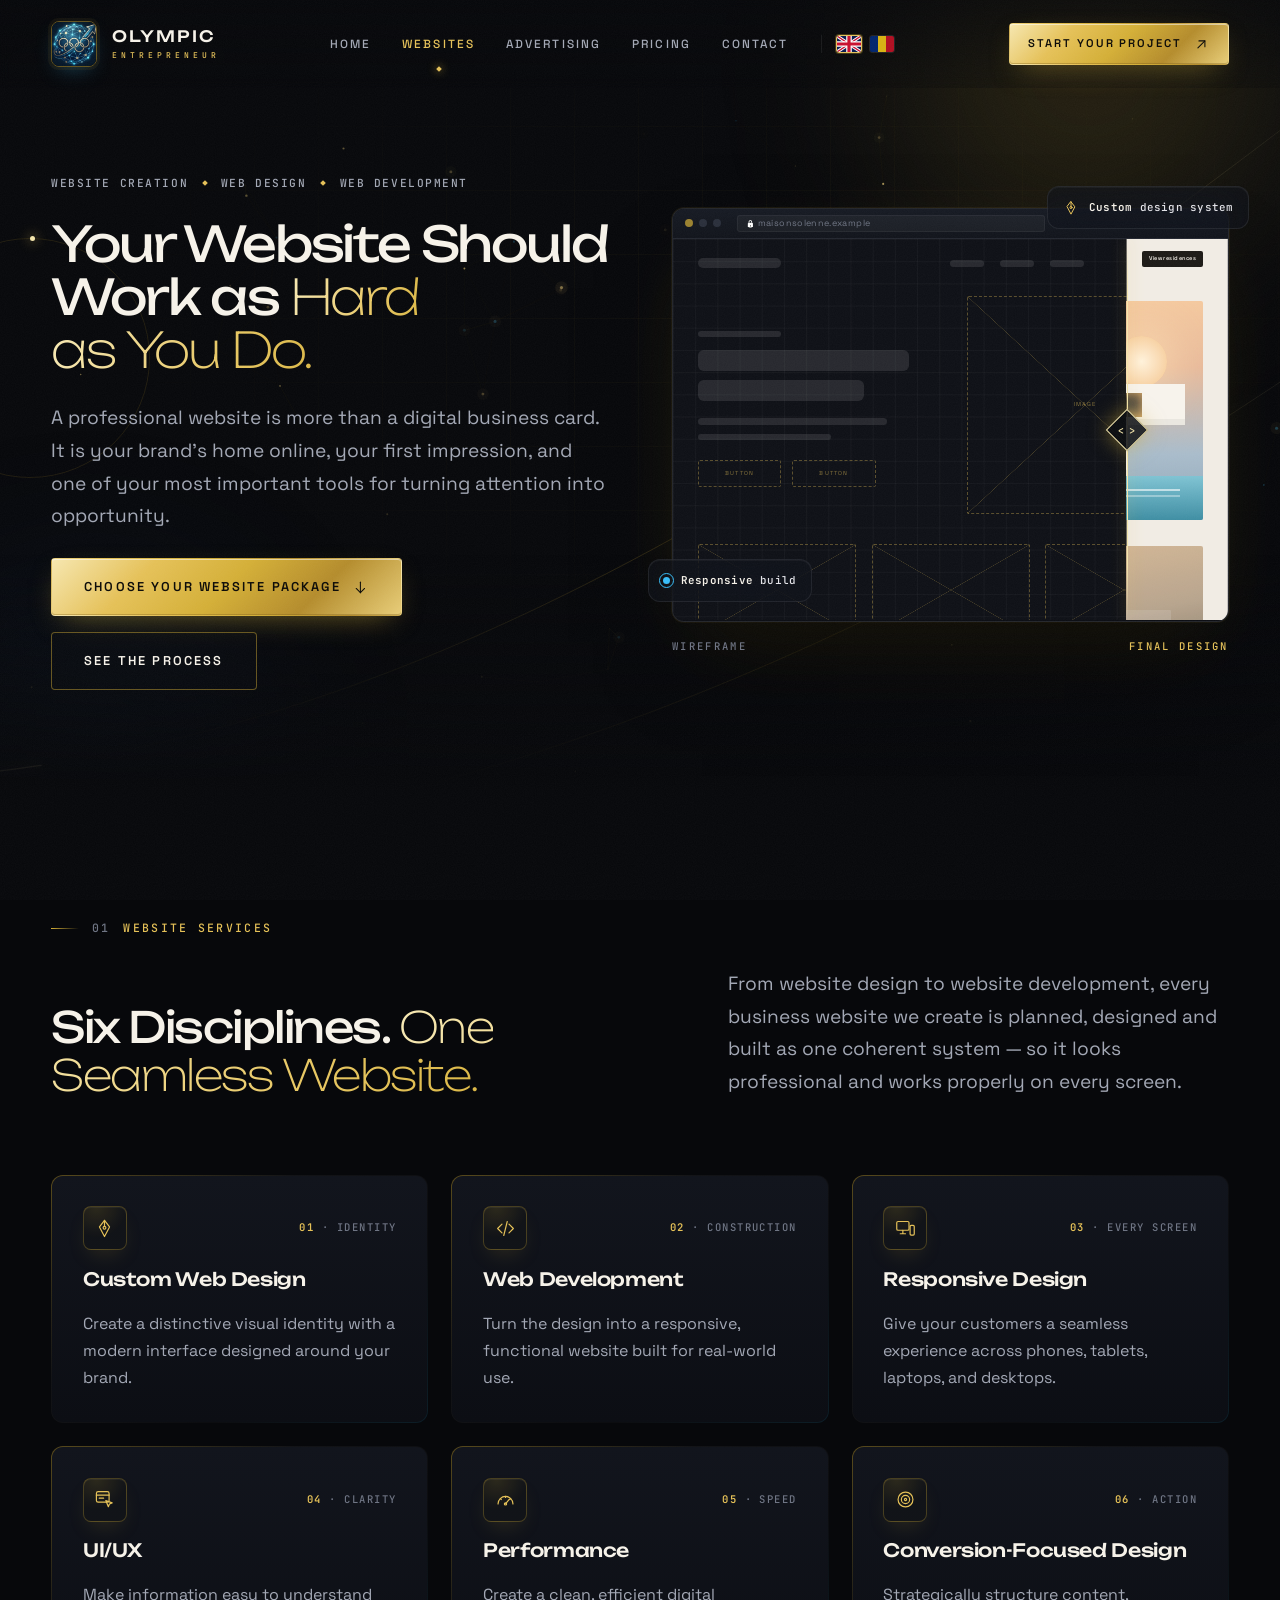
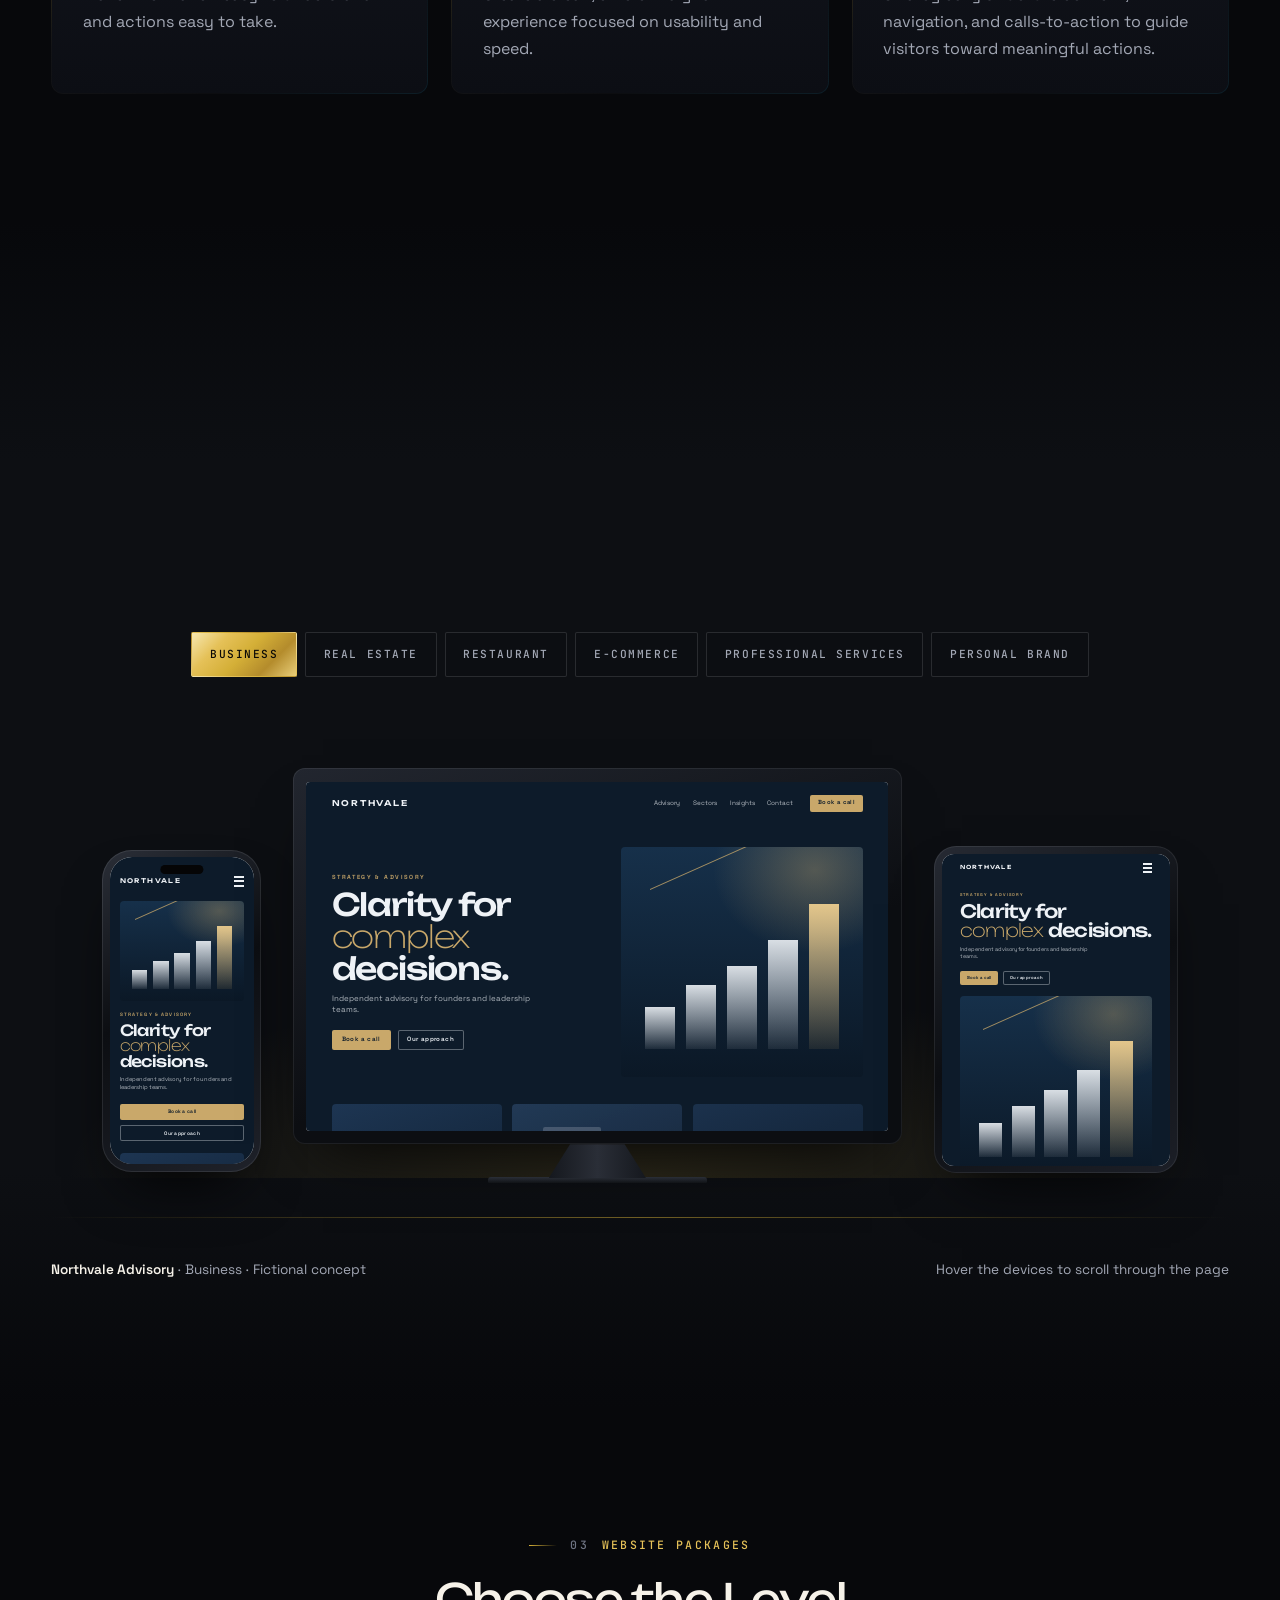
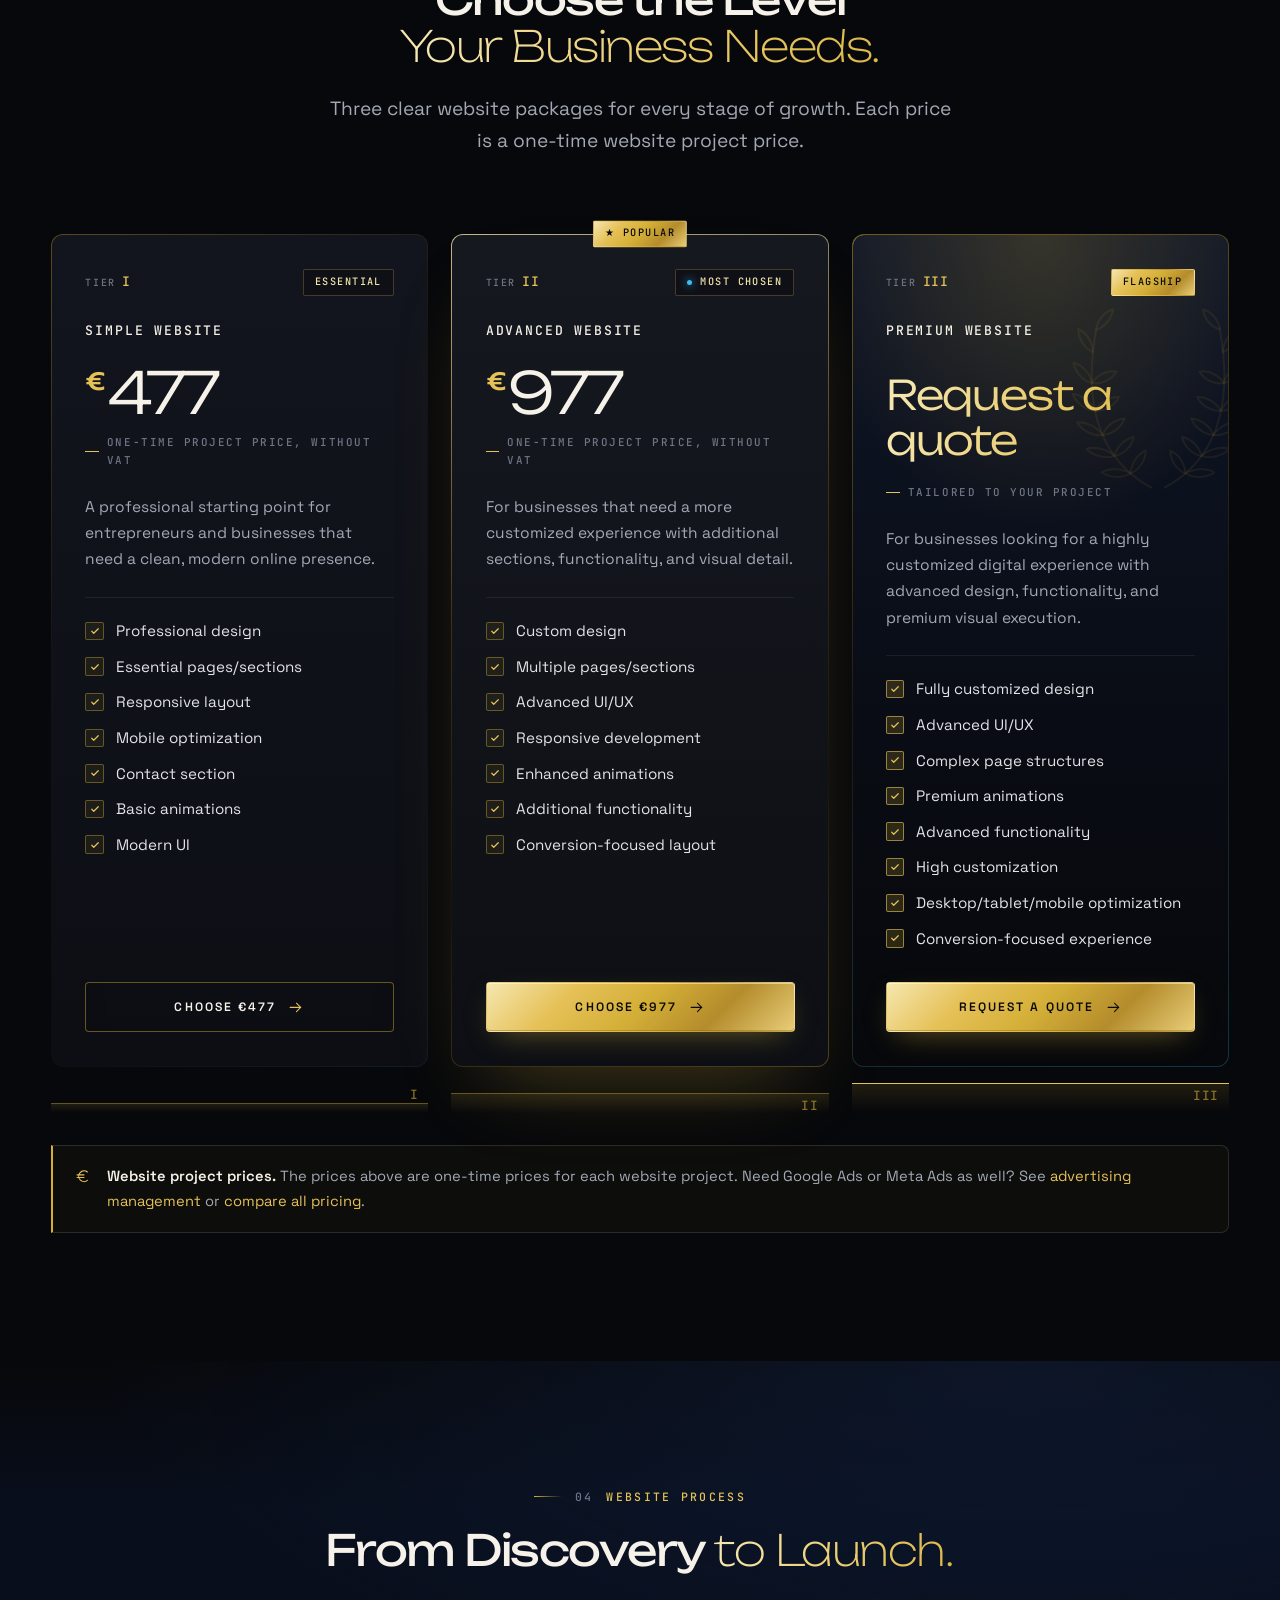
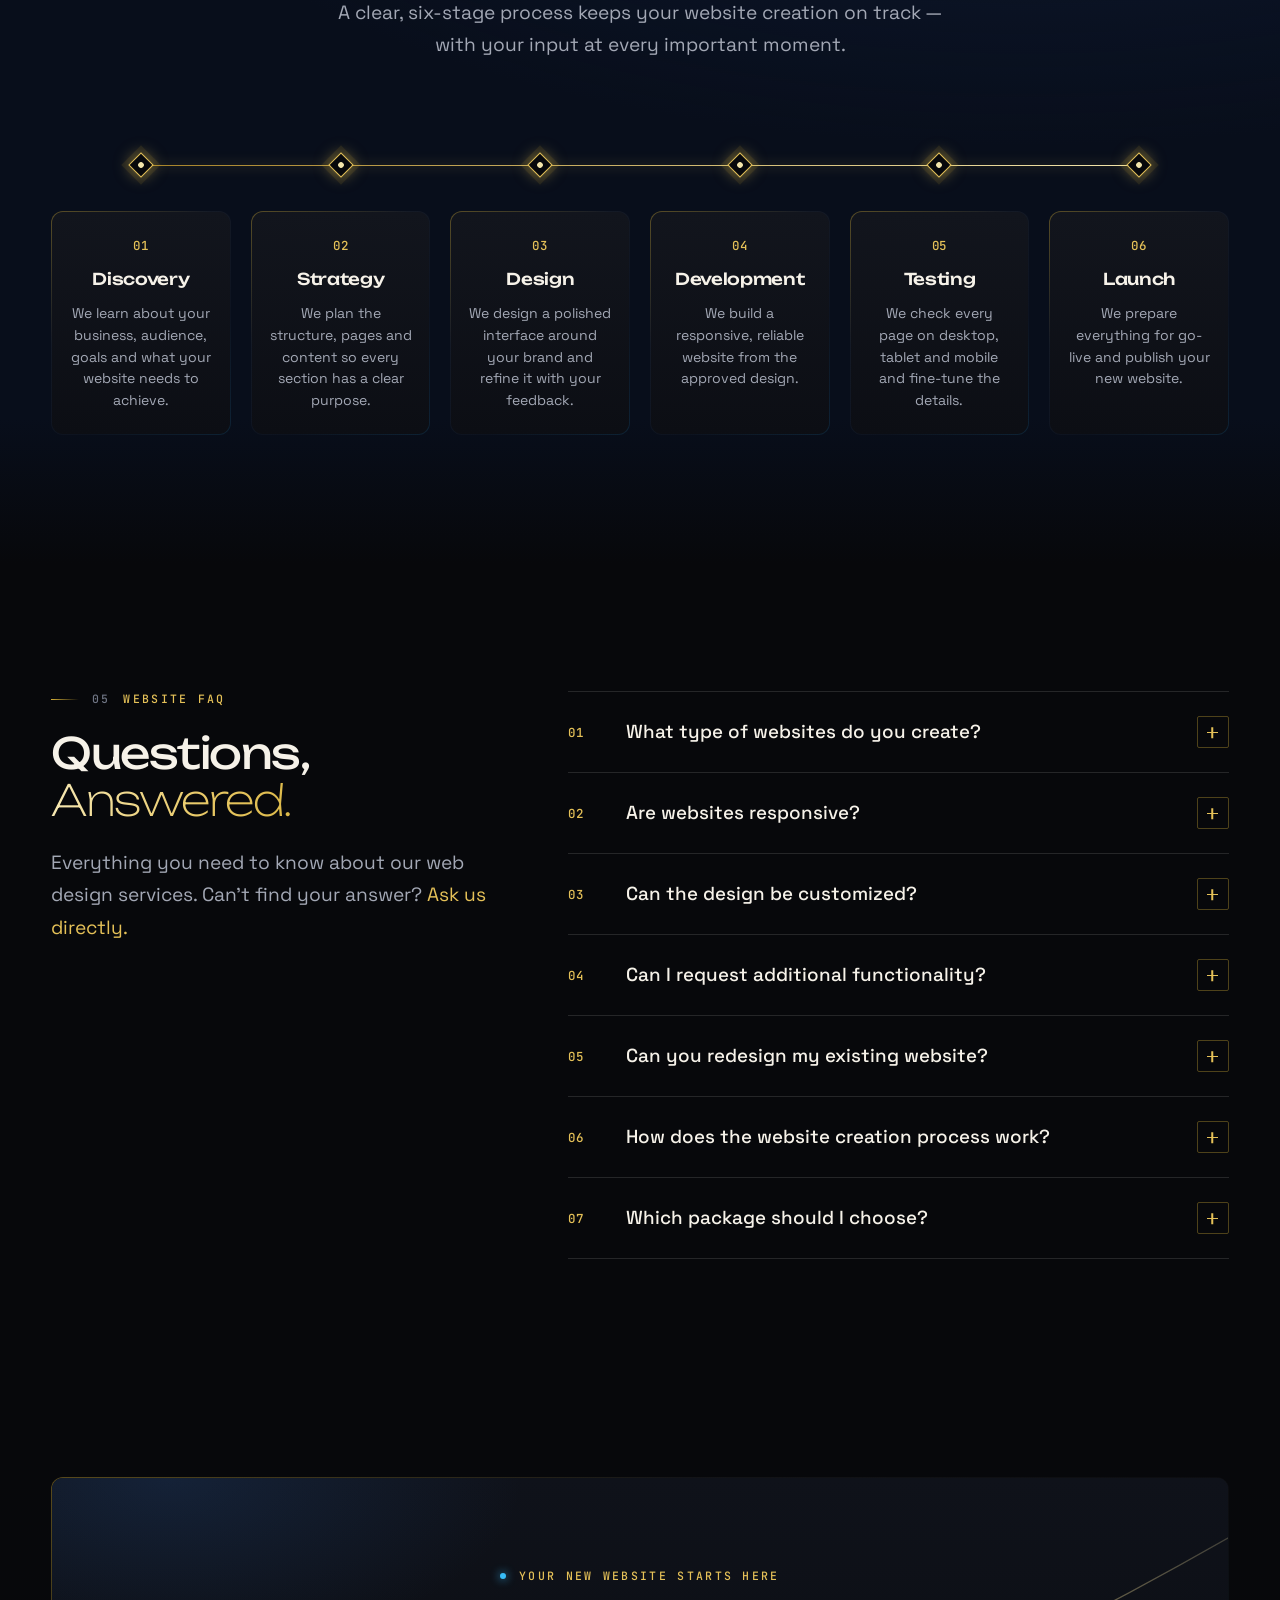
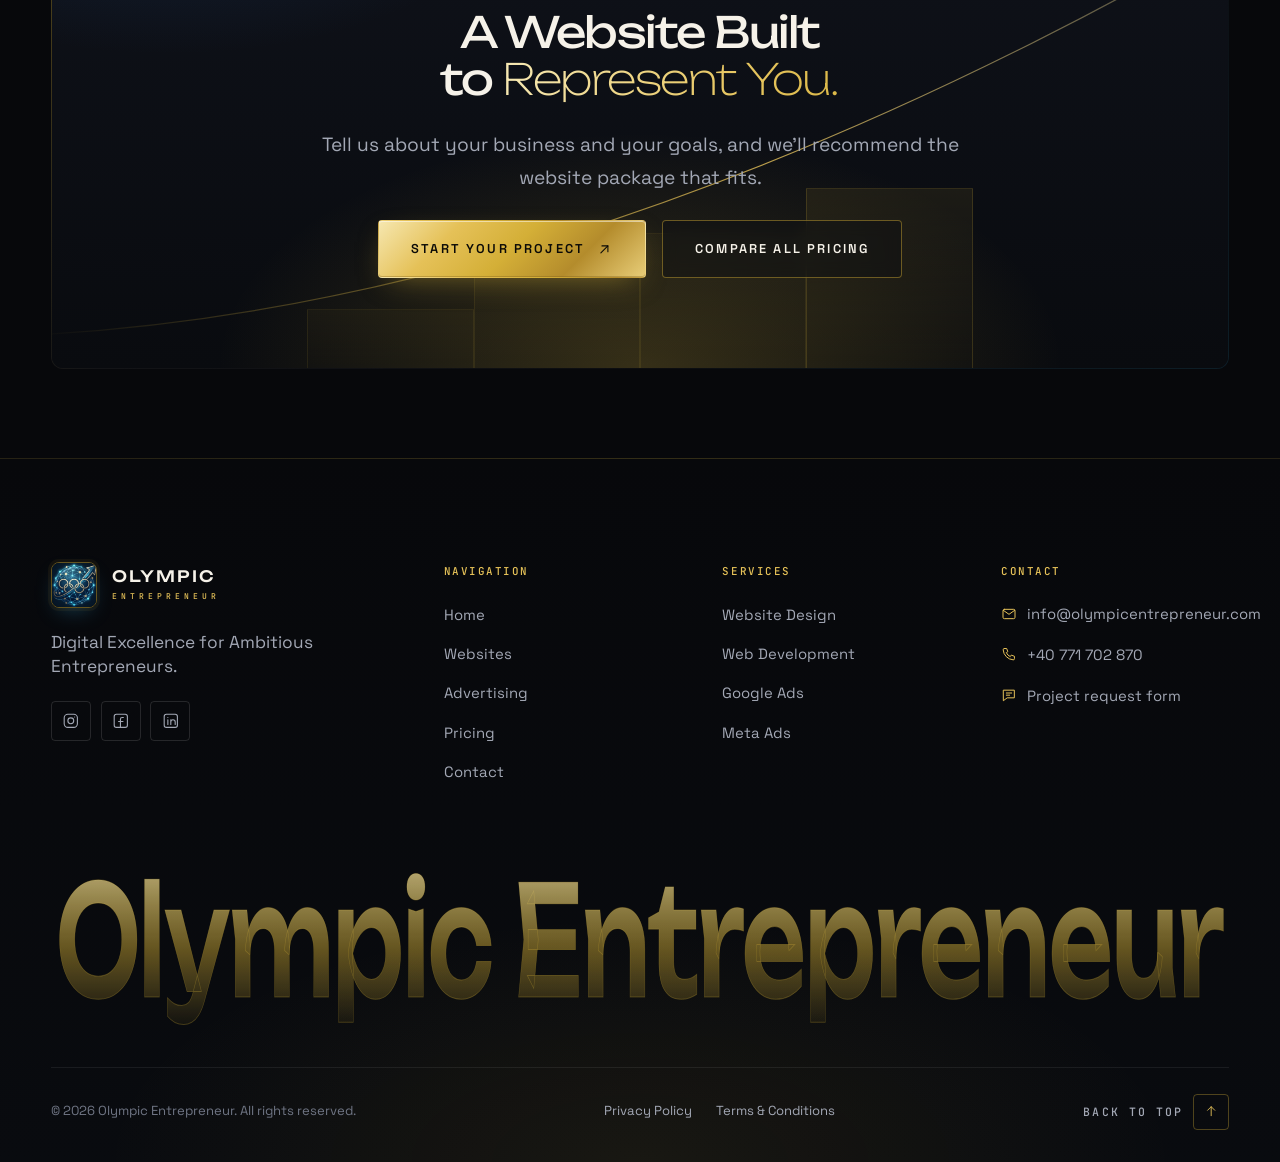
<file: websites.html>
<!DOCTYPE html>
<html lang="en">
<head>
  <meta charset="utf-8">
  <meta name="viewport" content="width=device-width, initial-scale=1">
  <title>Website Design &amp; Development — Professional Business Websites | Olympic Entrepreneur</title>
  <meta name="description" content="Professional website creation, web design and web development for entrepreneurs and businesses. Responsive, conversion-focused websites — Simple €477, Advanced €977 (without VAT), Premium on request.">
  <meta name="theme-color" content="#07080b">
  <meta property="og:type" content="website">
  <meta property="og:site_name" content="Olympic Entrepreneur">
  <meta property="og:title" content="Website Design &amp; Development — Olympic Entrepreneur">
  <meta property="og:description" content="Premium, responsive business websites designed and developed to turn attention into opportunity.">
  <meta property="og:image" content="assets/img/logo.jpg">
  <link rel="icon" type="image/png" href="assets/img/favicon.png">
  <link rel="apple-touch-icon" href="assets/img/apple-touch-icon.png">
  <link rel="preconnect" href="https://fonts.googleapis.com">
  <link rel="preconnect" href="https://fonts.gstatic.com" crossorigin>
  <link href="https://fonts.googleapis.com/css2?family=Unbounded:wght@200..700&family=Space+Grotesk:wght@300..700&family=JetBrains+Mono:wght@400;500;600&display=swap" rel="stylesheet">
  <link rel="stylesheet" href="assets/css/styles.css">
  <script>document.documentElement.classList.add('js');setTimeout(function(){if(!window.OE_READY)document.documentElement.classList.remove('js');},2500);</script>
  <link rel="canonical" href="https://olympicentrepreneur.com/websites.html">
  <link rel="alternate" hreflang="en" href="https://olympicentrepreneur.com/websites.html">
  <link rel="alternate" hreflang="ro" href="https://olympicentrepreneur.com/ro/websites.html">
  <link rel="alternate" hreflang="x-default" href="https://olympicentrepreneur.com/websites.html">
</head>
<body>
<script src="assets/js/icons.js"></script>
<a class="skip-link" href="#main">Skip to content</a>

<!-- ============================ NAVIGATION ============================ -->
<header class="nav" data-nav>
  <div class="container nav__inner">
    <a class="brand" href="index.html" aria-label="Olympic Entrepreneur — Home">
      <span class="brand__mark"><img src="assets/img/logo.jpg" alt="" width="46" height="46"></span>
      <span class="brand__type"><span class="brand__top">Olympic</span><span class="brand__bottom">Entrepreneur</span></span>
    </a>
    <nav class="nav__links" aria-label="Primary">
      <a class="nav__link" href="index.html">Home</a>
      <a class="nav__link" href="websites.html" aria-current="page">Websites</a>
      <a class="nav__link" href="advertising.html">Advertising</a>
      <a class="nav__link" href="pricing.html">Pricing</a>
      <a class="nav__link" href="contact.html">Contact</a>
      <div class="nav__lang" role="group" aria-label="Language / Limbă">
        <a class="lang-flag is-active" href="websites.html" hreflang="en" lang="en" aria-current="true" aria-label="English (current)"><svg viewBox="0 0 60 40" xmlns="http://www.w3.org/2000/svg" aria-hidden="true" focusable="false"><rect width="60" height="40" fill="#0a1a4d"/><path d="M0,0 L60,40 M60,0 L0,40" stroke="#fff" stroke-width="8"/><path d="M0,0 L60,40 M60,0 L0,40" stroke="#c8102e" stroke-width="3.4"/><path d="M30,0 V40 M0,20 H60" stroke="#fff" stroke-width="14"/><path d="M30,0 V40 M0,20 H60" stroke="#c8102e" stroke-width="8"/></svg></a>
        <a class="lang-flag" href="ro/websites.html" hreflang="ro" lang="ro" aria-label="Română"><svg viewBox="0 0 60 40" xmlns="http://www.w3.org/2000/svg" aria-hidden="true" focusable="false"><rect width="20" height="40" fill="#002b7f"/><rect x="20" width="20" height="40" fill="#fcd116"/><rect x="40" width="20" height="40" fill="#ce1126"/></svg></a>
      </div>
    </nav>
    <div class="nav__actions">
      <a class="btn btn--gold btn--sm" href="contact.html">Start Your Project <svg class="icon"><use href="#i-arrow-ur"/></svg></a>
<div class="nav__lang nav__lang--top" role="group" aria-label="Language / Limbă">
        <a class="lang-flag is-active" href="websites.html" hreflang="en" lang="en" aria-current="true" aria-label="English (current)"><svg viewBox="0 0 60 40" xmlns="http://www.w3.org/2000/svg" aria-hidden="true" focusable="false"><rect width="60" height="40" fill="#0a1a4d"/><path d="M0,0 L60,40 M60,0 L0,40" stroke="#fff" stroke-width="8"/><path d="M0,0 L60,40 M60,0 L0,40" stroke="#c8102e" stroke-width="3.4"/><path d="M30,0 V40 M0,20 H60" stroke="#fff" stroke-width="14"/><path d="M30,0 V40 M0,20 H60" stroke="#c8102e" stroke-width="8"/></svg></a>
        <a class="lang-flag" href="ro/websites.html" hreflang="ro" lang="ro" aria-label="Română"><svg viewBox="0 0 60 40" xmlns="http://www.w3.org/2000/svg" aria-hidden="true" focusable="false"><rect width="20" height="40" fill="#002b7f"/><rect x="20" width="20" height="40" fill="#fcd116"/><rect x="40" width="20" height="40" fill="#ce1126"/></svg></a>
      </div>
      <button class="burger" type="button" aria-label="Open menu" aria-expanded="false" aria-controls="menu" data-burger><span></span><span></span><span></span></button>
    </div>
  </div>
  <span class="nav__progress" data-progress></span>
</header>

<div class="menu" id="menu" data-menu>
  <nav aria-label="Mobile">
    <ul class="menu__list">
      <li><a class="menu__link" style="--i:0" href="index.html"><small>01</small>Home</a></li>
      <li><a class="menu__link" style="--i:1" href="websites.html" aria-current="page"><small>02</small>Websites</a></li>
      <li><a class="menu__link" style="--i:2" href="advertising.html"><small>03</small>Advertising</a></li>
      <li><a class="menu__link" style="--i:3" href="pricing.html"><small>04</small>Pricing</a></li>
      <li><a class="menu__link" style="--i:4" href="contact.html"><small>05</small>Contact</a></li>
    </ul>
  </nav>
  <div class="menu__foot">
    <a class="btn btn--gold btn--lg btn--block" href="contact.html">Start Your Project <svg class="icon"><use href="#i-arrow-ur"/></svg></a>
    <p class="menu__meta"><span>Digital Excellence for Ambitious Entrepreneurs.</span></p>
    <div class="menu__lang" role="group" aria-label="Language / Limbă">
      <a class="lang-flag is-active" href="websites.html" hreflang="en" lang="en" aria-label="English (current)"><svg viewBox="0 0 60 40" xmlns="http://www.w3.org/2000/svg" aria-hidden="true" focusable="false"><rect width="60" height="40" fill="#0a1a4d"/><path d="M0,0 L60,40 M60,0 L0,40" stroke="#fff" stroke-width="8"/><path d="M0,0 L60,40 M60,0 L0,40" stroke="#c8102e" stroke-width="3.4"/><path d="M30,0 V40 M0,20 H60" stroke="#fff" stroke-width="14"/><path d="M30,0 V40 M0,20 H60" stroke="#c8102e" stroke-width="8"/></svg></a>
      <a class="lang-flag" href="ro/websites.html" hreflang="ro" lang="ro" aria-label="Română"><svg viewBox="0 0 60 40" xmlns="http://www.w3.org/2000/svg" aria-hidden="true" focusable="false"><rect width="20" height="40" fill="#002b7f"/><rect x="20" width="20" height="40" fill="#fcd116"/><rect x="40" width="20" height="40" fill="#ce1126"/></svg></a>
    </div>
  </div>
</div>

<main id="main">

  <!-- ============================ HERO ============================ -->
  <section class="phero" aria-labelledby="page-title">
    <div class="fx" aria-hidden="true">
      <div class="fx-grid"></div>
      <div class="fx-light fx-light--a"></div>
      <div class="fx-light fx-light--b"></div>
      <svg class="fx-arcs" viewBox="0 0 1440 900" preserveAspectRatio="xMidYMid slice">
        <defs>
          <linearGradient id="arcGrad" x1="0" y1="1" x2="1" y2="0">
            <stop offset="0" stop-color="#d4af37" stop-opacity="0"/>
            <stop offset=".55" stop-color="#d4af37" stop-opacity=".5"/>
            <stop offset="1" stop-color="#f3e5ab" stop-opacity=".08"/>
          </linearGradient>
        </defs>
        <path class="arc" d="M-80 880C420 840 860 600 1520 90"/>
        <path class="arc" d="M120 960C600 900 1060 700 1520 380"/>
        <path class="comet" pathLength="1" d="M-80 880C420 840 860 600 1520 90"/>
        <path class="comet comet--2" pathLength="1" d="M120 960C600 900 1060 700 1520 380"/>
      </svg>
      <canvas class="fx-particles" data-particles></canvas>
      <div class="fx-shape fx-shape--orbit" style="left:-90px;top:30%"></div>
      <div class="fx-vignette"></div>
    </div>

    <div class="container phero__grid">
      <div class="phero__copy">
        <p class="phero__crumbs fade-up" style="--d:.1s">Website Creation <i></i> Web Design <i></i> Web Development</p>
        <h1 class="h1" id="page-title">
          <span class="ln fade-up" style="--d:.2s">Your Website Should</span>
          <span class="ln fade-up" style="--d:.3s">Work as <em>Hard</em></span>
          <span class="ln fade-up" style="--d:.4s"><em>as You Do.</em></span>
        </h1>
        <p class="lead fade-up" style="--d:.5s">A professional website is more than a digital business card. It is your brand's home online, your first impression, and one of your most important tools for turning attention into opportunity.</p>
        <div class="btn-row fade-up" style="--d:.65s">
          <a class="btn btn--gold btn--lg" href="#packages">Choose Your Website Package <svg class="icon"><use href="#i-arrow-d"/></svg></a>
          <a class="btn btn--ghost btn--lg" href="#process">See the Process</a>
        </div>
      </div>

      <!-- Wireframe → final design: drag (or use arrow keys) to compare -->
      <div class="build fade-up" style="--d:.4s" data-build>
        <div class="win">
          <div class="win__bar"><i></i><i></i><i></i><span class="win__url">maisonsolenne.example</span></div>
          <div class="win__screen" role="slider" tabindex="0" aria-label="Compare wireframe and finished design" aria-valuemin="0" aria-valuemax="100" aria-valuenow="50">
            <div class="build__layer build__wire" aria-hidden="true">
              <span class="wf wf--line" style="left:4.5%;top:5%;width:15%;height:2.6%"></span>
              <span class="wf wf--line" style="left:50%;top:5.5%;width:6%;height:1.8%"></span>
              <span class="wf wf--line" style="left:59%;top:5.5%;width:6%;height:1.8%"></span>
              <span class="wf wf--line" style="left:68%;top:5.5%;width:6%;height:1.8%"></span>
              <span class="wf" style="right:4.5%;top:3.5%;width:12%;height:5.5%">CTA</span>
              <span class="wf wf--line" style="left:4.5%;top:24%;width:15%;height:1.6%"></span>
              <span class="wf wf--line" style="left:4.5%;top:29%;width:38%;height:5.5%"></span>
              <span class="wf wf--line" style="left:4.5%;top:37%;width:30%;height:5.5%"></span>
              <span class="wf wf--line" style="left:4.5%;top:47%;width:34%;height:1.8%"></span>
              <span class="wf wf--line" style="left:4.5%;top:51%;width:24%;height:1.8%"></span>
              <span class="wf" style="left:4.5%;top:58%;width:15%;height:7%">Button</span>
              <span class="wf" style="left:21.5%;top:58%;width:15%;height:7%">Button</span>
              <span class="wf wf--x" style="left:53%;top:15%;width:42.5%;height:57%">Image</span>
              <span class="wf wf--x" style="left:4.5%;top:80%;width:28.5%;height:24%"></span>
              <span class="wf wf--x" style="left:35.8%;top:80%;width:28.5%;height:24%"></span>
              <span class="wf wf--x" style="left:67%;top:80%;width:28.5%;height:24%"></span>
            </div>
            <div class="build__layer build__final" aria-hidden="true"><div data-ms="realestate"></div></div>
            <span class="build__handle" aria-hidden="true"></span>
          </div>
        </div>
        <div class="build__labels" aria-hidden="true"><span>Wireframe</span><span>Final design</span></div>
        <div class="build__tags"><div class="glass fchip"><span class="pulse-dot"></span><span><b>Responsive</b> build</span></div></div>
        <div class="build__tags2"><div class="glass fchip"><svg class="icon"><use href="#i-pen"/></svg><span><b>Custom</b> design system</span></div></div>
      </div>
    </div>
  </section>

  <!-- ============================ SERVICES ============================ -->
  <section class="section" id="services" aria-labelledby="services-title">
    <div class="container">
      <header class="shead shead--split">
        <p class="eyebrow" data-reveal><span class="eyebrow__num">01</span>Website Services</p>
        <h2 class="h2" id="services-title" data-reveal style="--d:.08s">Six Disciplines. <em>One Seamless Website.</em></h2>
        <p class="lead" data-reveal style="--d:.16s">From website design to website development, every business website we create is planned, designed and built as one coherent system — so it looks professional and works properly on every screen.</p>
      </header>

      <div class="feat-grid">
        <article class="feat panel spot draw-on-hover" data-reveal>
          <div class="feat__top"><span class="icon-plate icon-plate--sm"><svg class="icon"><use href="#i-pen"/></svg></span><span class="feat__idx"><b>01</b> · Identity</span></div>
          <h3>Custom Web Design</h3>
          <p>Create a distinctive visual identity with a modern interface designed around your brand.</p>
        </article>
        <article class="feat panel spot draw-on-hover" data-reveal style="--d:.08s">
          <div class="feat__top"><span class="icon-plate icon-plate--sm"><svg class="icon"><use href="#i-code"/></svg></span><span class="feat__idx"><b>02</b> · Construction</span></div>
          <h3>Web Development</h3>
          <p>Turn the design into a responsive, functional website built for real-world use.</p>
        </article>
        <article class="feat panel spot draw-on-hover" data-reveal style="--d:.16s">
          <div class="feat__top"><span class="icon-plate icon-plate--sm"><svg class="icon"><use href="#i-devices"/></svg></span><span class="feat__idx"><b>03</b> · Every screen</span></div>
          <h3>Responsive Design</h3>
          <p>Give your customers a seamless experience across phones, tablets, laptops, and desktops.</p>
        </article>
        <article class="feat panel spot draw-on-hover" data-reveal>
          <div class="feat__top"><span class="icon-plate icon-plate--sm"><svg class="icon"><use href="#i-uiux"/></svg></span><span class="feat__idx"><b>04</b> · Clarity</span></div>
          <h3>UI/UX</h3>
          <p>Make information easy to understand and actions easy to take.</p>
        </article>
        <article class="feat panel spot draw-on-hover" data-reveal style="--d:.08s">
          <div class="feat__top"><span class="icon-plate icon-plate--sm"><svg class="icon"><use href="#i-gauge"/></svg></span><span class="feat__idx"><b>05</b> · Speed</span></div>
          <h3>Performance</h3>
          <p>Create a clean, efficient digital experience focused on usability and speed.</p>
        </article>
        <article class="feat panel spot draw-on-hover" data-reveal style="--d:.16s">
          <div class="feat__top"><span class="icon-plate icon-plate--sm"><svg class="icon"><use href="#i-target"/></svg></span><span class="feat__idx"><b>06</b> · Action</span></div>
          <h3>Conversion-Focused Design</h3>
          <p>Strategically structure content, navigation, and calls-to-action to guide visitors toward meaningful actions.</p>
        </article>
      </div>
    </div>
  </section>

  <!-- ============================ SHOWCASE ============================ -->
  <section class="section zone-charcoal" id="showcase" aria-labelledby="showcase-title">
    <div class="container">
      <header class="shead shead--center">
        <p class="eyebrow" data-reveal><span class="eyebrow__num">02</span>Concept Showcase</p>
        <h2 class="h2" id="showcase-title" data-reveal style="--d:.08s">Designed for <em>Every Screen.</em></h2>
        <p class="lead" data-reveal style="--d:.16s">Explore fictional concept websites across six industries, each shown on mobile, desktop and tablet. These are illustrative designs created to show our range — not client projects.</p>
      </header>

      <div class="showcase" data-showcase data-reveal="scale">
        <div class="showcase__tabs" role="tablist" aria-label="Concept industries">
          <button class="tab" type="button" role="tab" aria-selected="true" tabindex="0" data-concept="business">Business</button>
          <button class="tab" type="button" role="tab" aria-selected="false" tabindex="-1" data-concept="realestate">Real Estate</button>
          <button class="tab" type="button" role="tab" aria-selected="false" tabindex="-1" data-concept="restaurant">Restaurant</button>
          <button class="tab" type="button" role="tab" aria-selected="false" tabindex="-1" data-concept="ecommerce">E-commerce</button>
          <button class="tab" type="button" role="tab" aria-selected="false" tabindex="-1" data-concept="professional">Professional Services</button>
          <button class="tab" type="button" role="tab" aria-selected="false" tabindex="-1" data-concept="personal">Personal Brand</button>
        </div>
        <div class="showcase__stage" aria-hidden="true">
          <div class="device device--phone"><div class="device__frame"><div class="device__screen"><div data-ms="business"></div></div></div></div>
          <div class="device device--desktop"><div class="device__frame"><div class="device__screen"><div data-ms="business"></div></div></div></div>
          <div class="device device--tablet"><div class="device__frame"><div class="device__screen"><div data-ms="business"></div></div></div></div>
        </div>
        <div class="showcase__floor"></div>
        <p class="showcase__caption"><span><b data-showcase-name>Northvale Advisory</b> · <span data-showcase-cat>Business</span> · Fictional concept</span><span>Hover the devices to scroll through the page</span></p>
      </div>
    </div>
  </section>

  <!-- ============================ PACKAGES ============================ -->
  <section class="section" id="packages" aria-labelledby="packages-title">
    <div class="container">
      <header class="shead shead--center">
        <p class="eyebrow" data-reveal><span class="eyebrow__num">03</span>Website Packages</p>
        <h2 class="h2" id="packages-title" data-reveal style="--d:.08s">Choose the Level <em>Your Business Needs.</em></h2>
        <p class="lead" data-reveal style="--d:.16s">Three clear website packages for every stage of growth. Each price is a one-time website project price.</p>
      </header>

      <div class="tiers">
        <article class="tier panel spot" data-reveal>
          <div class="tier__head"><span class="tier__rank"><span>Tier</span>I</span><span class="chip">Essential</span></div>
          <h3 class="tier__name">Simple Website</h3>
          <p class="tier__price"><span class="cur">€</span><span class="amt">477</span></p>
          <p class="tier__note">One-time project price, without VAT</p>
          <p class="tier__desc">A professional starting point for entrepreneurs and businesses that need a clean, modern online presence.</p>
          <ul class="ticks">
            <li>Professional design</li>
            <li>Essential pages/sections</li>
            <li>Responsive layout</li>
            <li>Mobile optimization</li>
            <li>Contact section</li>
            <li>Basic animations</li>
            <li>Modern UI</li>
          </ul>
          <a class="btn btn--ghost btn--block" href="contact.html?service=simple">Choose €477 <svg class="icon"><use href="#i-arrow-r"/></svg></a>
        </article>

        <article class="tier tier--popular" data-reveal style="--d:.1s">
          <span class="tier__badge chip chip--gold">★ Popular</span>
          <div class="tier__head"><span class="tier__rank"><span>Tier</span>II</span><span class="chip"><i></i>Most chosen</span></div>
          <h3 class="tier__name">Advanced Website</h3>
          <p class="tier__price"><span class="cur">€</span><span class="amt">977</span></p>
          <p class="tier__note">One-time project price, without VAT</p>
          <p class="tier__desc">For businesses that need a more customized experience with additional sections, functionality, and visual detail.</p>
          <ul class="ticks">
            <li>Custom design</li>
            <li>Multiple pages/sections</li>
            <li>Advanced UI/UX</li>
            <li>Responsive development</li>
            <li>Enhanced animations</li>
            <li>Additional functionality</li>
            <li>Conversion-focused layout</li>
          </ul>
          <a class="btn btn--gold btn--block" href="contact.html?service=advanced">Choose €977 <svg class="icon"><use href="#i-arrow-r"/></svg></a>
        </article>

        <article class="tier tier--premium" data-reveal style="--d:.2s">
          <span class="orbit-border" aria-hidden="true"></span>
          <svg class="icon laurel-bg" aria-hidden="true"><use href="#i-laurel"/></svg>
          <div class="tier__head"><span class="tier__rank"><span>Tier</span>III</span><span class="chip chip--gold">Flagship</span></div>
          <h3 class="tier__name">Premium Website</h3>
          <p class="tier__price"><span class="amt amt--quote">Request a quote</span></p>
          <p class="tier__note">Tailored to your project</p>
          <p class="tier__desc">For businesses looking for a highly customized digital experience with advanced design, functionality, and premium visual execution.</p>
          <ul class="ticks">
            <li>Fully customized design</li>
            <li>Advanced UI/UX</li>
            <li>Complex page structures</li>
            <li>Premium animations</li>
            <li>Advanced functionality</li>
            <li>High customization</li>
            <li>Desktop/tablet/mobile optimization</li>
            <li>Conversion-focused experience</li>
          </ul>
          <a class="btn btn--gold btn--block" href="contact.html?service=premium">Request a quote <svg class="icon"><use href="#i-arrow-r"/></svg></a>
        </article>

        <div class="tiers__podium" aria-hidden="true"><i data-n="I"></i><i data-n="II"></i><i data-n="III"></i></div>
      </div>

      <p class="price-note" data-reveal><svg class="icon"><use href="#i-euro"/></svg><span><b>Website project prices.</b> The prices above are one-time prices for each website project. Need Google Ads or Meta Ads as well? See <a class="accent" href="advertising.html">advertising management</a> or <a class="accent" href="pricing.html">compare all pricing</a>.</span></p>
    </div>
  </section>

  <!-- ============================ PROCESS ============================ -->
  <section class="section zone-navy" id="process" aria-labelledby="process-title">
    <div class="container">
      <header class="shead shead--center">
        <p class="eyebrow" data-reveal><span class="eyebrow__num">04</span>Website Process</p>
        <h2 class="h2" id="process-title" data-reveal style="--d:.08s">From Discovery <em>to Launch.</em></h2>
        <p class="lead" data-reveal style="--d:.16s">A clear, six-stage process keeps your website creation on track — with your input at every important moment.</p>
      </header>

      <div class="tl" data-reveal>
        <span class="tl__track" aria-hidden="true"></span>
        <span class="tl__fill" aria-hidden="true"></span>
        <ol class="tl__list">
          <li class="tl__step" style="--i:0"><span class="tl__node" aria-hidden="true"></span><div class="tl__card panel"><span class="tl__n">01</span><h3>Discovery</h3><p>We learn about your business, audience, goals and what your website needs to achieve.</p></div></li>
          <li class="tl__step" style="--i:1"><span class="tl__node" aria-hidden="true"></span><div class="tl__card panel"><span class="tl__n">02</span><h3>Strategy</h3><p>We plan the structure, pages and content so every section has a clear purpose.</p></div></li>
          <li class="tl__step" style="--i:2"><span class="tl__node" aria-hidden="true"></span><div class="tl__card panel"><span class="tl__n">03</span><h3>Design</h3><p>We design a polished interface around your brand and refine it with your feedback.</p></div></li>
          <li class="tl__step" style="--i:3"><span class="tl__node" aria-hidden="true"></span><div class="tl__card panel"><span class="tl__n">04</span><h3>Development</h3><p>We build a responsive, reliable website from the approved design.</p></div></li>
          <li class="tl__step" style="--i:4"><span class="tl__node" aria-hidden="true"></span><div class="tl__card panel"><span class="tl__n">05</span><h3>Testing</h3><p>We check every page on desktop, tablet and mobile and fine-tune the details.</p></div></li>
          <li class="tl__step" style="--i:5"><span class="tl__node" aria-hidden="true"></span><div class="tl__card panel"><span class="tl__n">06</span><h3>Launch</h3><p>We prepare everything for go-live and publish your new website.</p></div></li>
        </ol>
      </div>
    </div>
  </section>

  <!-- ============================ FAQ ============================ -->
  <section class="section" aria-labelledby="faq-title">
    <div class="container faq-wrap">
      <header class="shead">
        <p class="eyebrow" data-reveal><span class="eyebrow__num">05</span>Website FAQ</p>
        <h2 class="h2" id="faq-title" data-reveal style="--d:.08s">Questions, <em>Answered.</em></h2>
        <p class="lead" data-reveal style="--d:.16s">Everything you need to know about our web design services. Can't find your answer? <a class="accent" href="contact.html">Ask us directly.</a></p>
      </header>

      <div class="faq" data-faq data-reveal>
        <div class="faq__item">
          <h3 class="faq__q"><button type="button" aria-expanded="false" aria-controls="wf1" id="wf1-b"><span class="faq__idx">01</span><span>What type of websites do you create?</span><span class="faq__icon" aria-hidden="true"></span></button></h3>
          <div class="faq__a" id="wf1" role="region" aria-labelledby="wf1-b"><div><p>We create professional business websites for entrepreneurs, small businesses and companies — from focused one-page websites to multi-page company websites. That includes service businesses, restaurants, real estate, online shops, professional services and personal brands. Every website is designed around your brand and your goals.</p></div></div>
        </div>
        <div class="faq__item">
          <h3 class="faq__q"><button type="button" aria-expanded="false" aria-controls="wf2" id="wf2-b"><span class="faq__idx">02</span><span>Are websites responsive?</span><span class="faq__icon" aria-hidden="true"></span></button></h3>
          <div class="faq__a" id="wf2" role="region" aria-labelledby="wf2-b"><div><p>Yes. Every package includes responsive design, so your website adapts to phones, tablets, laptops and desktop screens. Layouts, text sizes and buttons are adjusted for each screen — not simply shrunk down.</p></div></div>
        </div>
        <div class="faq__item">
          <h3 class="faq__q"><button type="button" aria-expanded="false" aria-controls="wf3" id="wf3-b"><span class="faq__idx">03</span><span>Can the design be customized?</span><span class="faq__icon" aria-hidden="true"></span></button></h3>
          <div class="faq__a" id="wf3" role="region" aria-labelledby="wf3-b"><div><p>Yes. The level of customization grows with each package: the Simple Website uses a clean, modern design adapted to your brand, the Advanced Website adds a custom design, and the Premium Website is fully customized with advanced visual detail.</p></div></div>
        </div>
        <div class="faq__item">
          <h3 class="faq__q"><button type="button" aria-expanded="false" aria-controls="wf4" id="wf4-b"><span class="faq__idx">04</span><span>Can I request additional functionality?</span><span class="faq__icon" aria-hidden="true"></span></button></h3>
          <div class="faq__a" id="wf4" role="region" aria-labelledby="wf4-b"><div><p>Yes. The Advanced and Premium packages include additional and advanced functionality. Tell us what you need — for example booking links, custom forms, galleries or integrations — and we'll confirm what fits your project.</p></div></div>
        </div>
        <div class="faq__item">
          <h3 class="faq__q"><button type="button" aria-expanded="false" aria-controls="wf5" id="wf5-b"><span class="faq__idx">05</span><span>Can you redesign my existing website?</span><span class="faq__icon" aria-hidden="true"></span></button></h3>
          <div class="faq__a" id="wf5" role="region" aria-labelledby="wf5-b"><div><p>Yes. We can redesign an existing website with a modern look, a clearer structure and a better experience on mobile. Include your current website address in your project request and we'll recommend the right package.</p></div></div>
        </div>
        <div class="faq__item">
          <h3 class="faq__q"><button type="button" aria-expanded="false" aria-controls="wf6" id="wf6-b"><span class="faq__idx">06</span><span>How does the website creation process work?</span><span class="faq__icon" aria-hidden="true"></span></button></h3>
          <div class="faq__a" id="wf6" role="region" aria-labelledby="wf6-b"><div><p>We follow six stages: Discovery, Strategy, Design, Development, Testing and Launch. You review the design before development begins, and we test the website across devices before it goes live.</p></div></div>
        </div>
        <div class="faq__item">
          <h3 class="faq__q"><button type="button" aria-expanded="false" aria-controls="wf7" id="wf7-b"><span class="faq__idx">07</span><span>Which package should I choose?</span><span class="faq__icon" aria-hidden="true"></span></button></h3>
          <div class="faq__a" id="wf7" role="region" aria-labelledby="wf7-b"><div><p>Choose the <strong>Simple Website (€477 without VAT)</strong> for a clean, professional starting point. The <strong>Advanced Website (€977 without VAT)</strong> suits businesses that need more sections, functionality and visual detail. The <strong>Premium Website</strong> (price on request) is for a fully customized experience with premium animations and complex page structures. Not sure? Send a project request and we'll recommend one.</p></div></div>
        </div>
      </div>
    </div>
  </section>

  <!-- ============================ CTA ============================ -->
  <section class="section section--tight" aria-labelledby="cta-title">
    <div class="container">
      <div class="cta panel" data-reveal="scale">
        <div class="cta__bg"></div>
        <div class="cta__steps" aria-hidden="true"><i></i><i></i><i></i><i></i></div>
        <svg class="cta__arc" viewBox="0 0 1200 600" preserveAspectRatio="none" aria-hidden="true">
          <defs><linearGradient id="ctaArc" x1="0" x2="1"><stop offset="0" stop-color="#d4af37" stop-opacity="0"/><stop offset=".6" stop-color="#e5c158" stop-opacity=".8"/><stop offset="1" stop-color="#f3e5ab" stop-opacity=".2"/></linearGradient></defs>
          <path pathLength="1" d="M-20 560C300 540 700 420 1220 60"/>
        </svg>
        <p class="eyebrow eyebrow--plain"><span class="dot"></span>Your new website starts here</p>
        <h2 class="h2" id="cta-title">A Website Built to <em>Represent You.</em></h2>
        <p class="lead">Tell us about your business and your goals, and we'll recommend the website package that fits.</p>
        <div class="btn-row" style="justify-content:center">
          <a class="btn btn--gold btn--lg" href="contact.html">Start Your Project <svg class="icon"><use href="#i-arrow-ur"/></svg></a>
          <a class="btn btn--ghost btn--lg" href="pricing.html">Compare All Pricing</a>
        </div>
      </div>
    </div>
  </section>
</main>

<!-- ============================ FOOTER ============================ -->
<footer class="footer">
  <div class="container">
    <div class="footer__grid">
      <div class="footer__brand">
        <a class="brand" href="index.html" aria-label="Olympic Entrepreneur — Home">
          <span class="brand__mark"><img src="assets/img/logo.jpg" alt="" width="46" height="46" loading="lazy"></span>
          <span class="brand__type"><span class="brand__top">Olympic</span><span class="brand__bottom">Entrepreneur</span></span>
        </a>
        <p class="footer__tag">Digital Excellence for Ambitious Entrepreneurs.</p>
        <!-- REPLACE: add the agency's real social profile URLs -->
        <div class="socials">
          <a href="#" aria-label="Instagram (link to be added)"><svg class="icon"><use href="#i-instagram"/></svg></a>
          <a href="#" aria-label="Facebook (link to be added)"><svg class="icon"><use href="#i-facebook"/></svg></a>
          <a href="#" aria-label="LinkedIn (link to be added)"><svg class="icon"><use href="#i-linkedin"/></svg></a>
        </div>
      </div>
      <nav aria-label="Footer">
        <h4>Navigation</h4>
        <ul class="footer__list">
          <li><a href="index.html">Home</a></li>
          <li><a href="websites.html">Websites</a></li>
          <li><a href="advertising.html">Advertising</a></li>
          <li><a href="pricing.html">Pricing</a></li>
          <li><a href="contact.html">Contact</a></li>
        </ul>
      </nav>
      <div>
        <h4>Services</h4>
        <ul class="footer__list">
          <li><a href="websites.html">Website Design</a></li>
          <li><a href="websites.html#services">Web Development</a></li>
          <li><a href="advertising.html#google">Google Ads</a></li>
          <li><a href="advertising.html#meta">Meta Ads</a></li>
        </ul>
      </div>
      <div>
        <h4>Contact</h4>
        <ul class="footer__list">
          <li><a href="mailto:info@olympicentrepreneur.com"><svg class="icon"><use href="#i-mail"/></svg>info@olympicentrepreneur.com</a></li>
          <li><a href="tel:+40771702870"><svg class="icon"><use href="#i-phone"/></svg>+40 771 702 870</a></li>
          <li><a href="contact.html"><svg class="icon"><use href="#i-message"/></svg>Project request form</a></li>
        </ul>
      </div>
    </div>

    <svg class="footer__word" viewBox="0 0 1200 170" aria-hidden="true" data-word>
      <defs>
        <linearGradient id="wordGold" x1="0" y1="0" x2="0" y2="1">
          <stop offset="0" stop-color="#f3e5ab" stop-opacity=".95"/>
          <stop offset=".55" stop-color="#d4af37" stop-opacity=".5"/>
          <stop offset="1" stop-color="#d4af37" stop-opacity="0"/>
        </linearGradient>
      </defs>
      <text class="w-stroke" x="600" y="138" text-anchor="middle" font-size="156" textLength="1190" lengthAdjust="spacingAndGlyphs">Olympic Entrepreneur</text>
      <text class="w-fill" x="600" y="138" text-anchor="middle" font-size="156" textLength="1190" lengthAdjust="spacingAndGlyphs">Olympic Entrepreneur</text>
    </svg>

    <div class="footer__bar">
      <p>© <span data-year>2026</span> Olympic Entrepreneur. All rights reserved.</p>
      <div class="footer__legal">
        <button type="button" data-legal="privacy">Privacy Policy</button>
        <button type="button" data-legal="terms">Terms &amp; Conditions</button>
      </div>
      <a class="to-top" href="#main" data-top>Back to top <span><svg class="icon"><use href="#i-arrow-up"/></svg></span></a>
    </div>
  </div>
</footer>

<dialog class="legal" id="legal-privacy" aria-labelledby="legal-privacy-title">
  <div class="legal__in">
    <div class="legal__head"><h2 id="legal-privacy-title">Privacy Policy</h2><button class="legal__close" type="button" data-close aria-label="Close"><svg class="icon"><use href="#i-close"/></svg></button></div>
    <div class="legal__body" data-legal-src="privacy">
    <p>The Olympic Entrepreneur Privacy Policy will be published here.</p>
    <p>It will explain what information is collected through this website and the project request form, how it is used, and how you can contact us about your data.</p>
    </div>
  </div>
</dialog>
<dialog class="legal" id="legal-terms" aria-labelledby="legal-terms-title">
  <div class="legal__in">
    <div class="legal__head"><h2 id="legal-terms-title">Terms &amp; Conditions</h2><button class="legal__close" type="button" data-close aria-label="Close"><svg class="icon"><use href="#i-close"/></svg></button></div>
    <div class="legal__body" data-legal-src="terms">
    <p>The Olympic Entrepreneur Terms &amp; Conditions will be published here.</p>
    <p>They will describe how website projects and advertising management services are provided, including scope, payment and timelines.</p>
    </div>
  </div>
</dialog>

<script src="assets/js/main.js"></script>
</body>
</html>
</file>
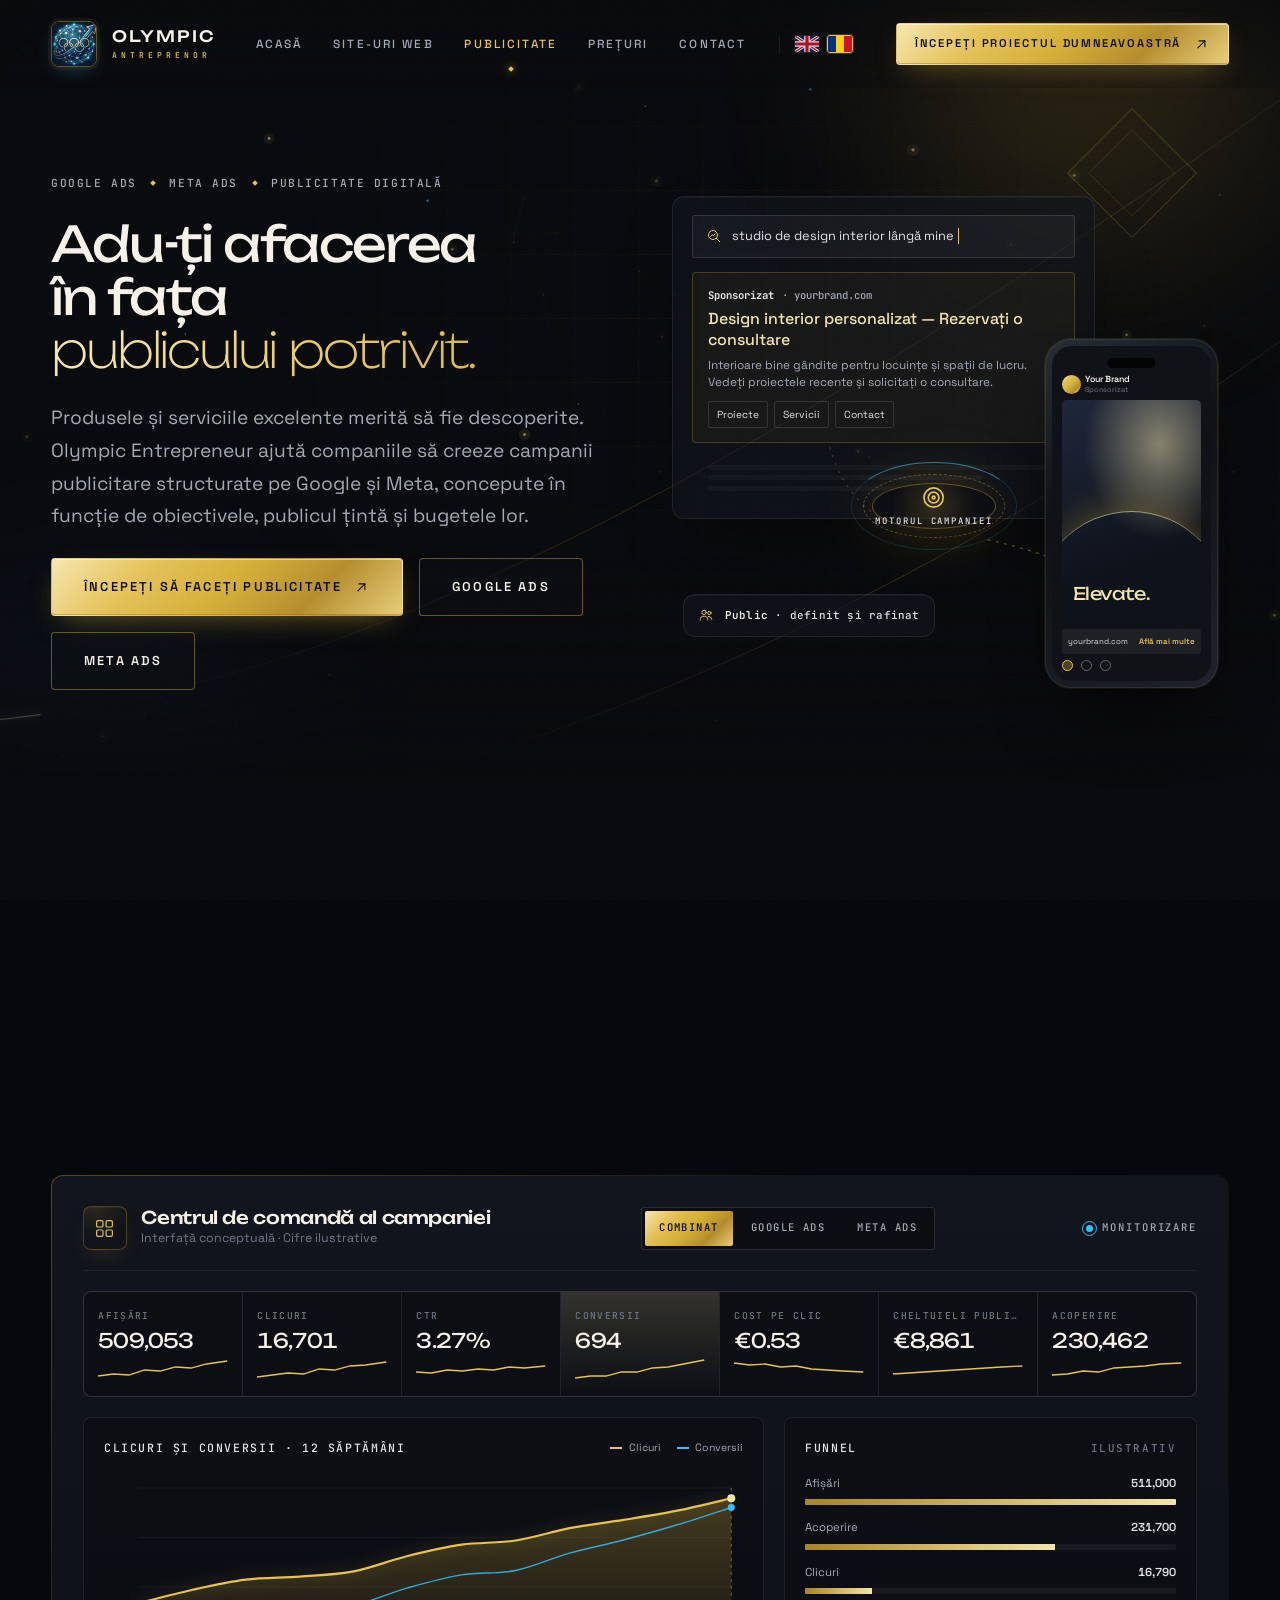
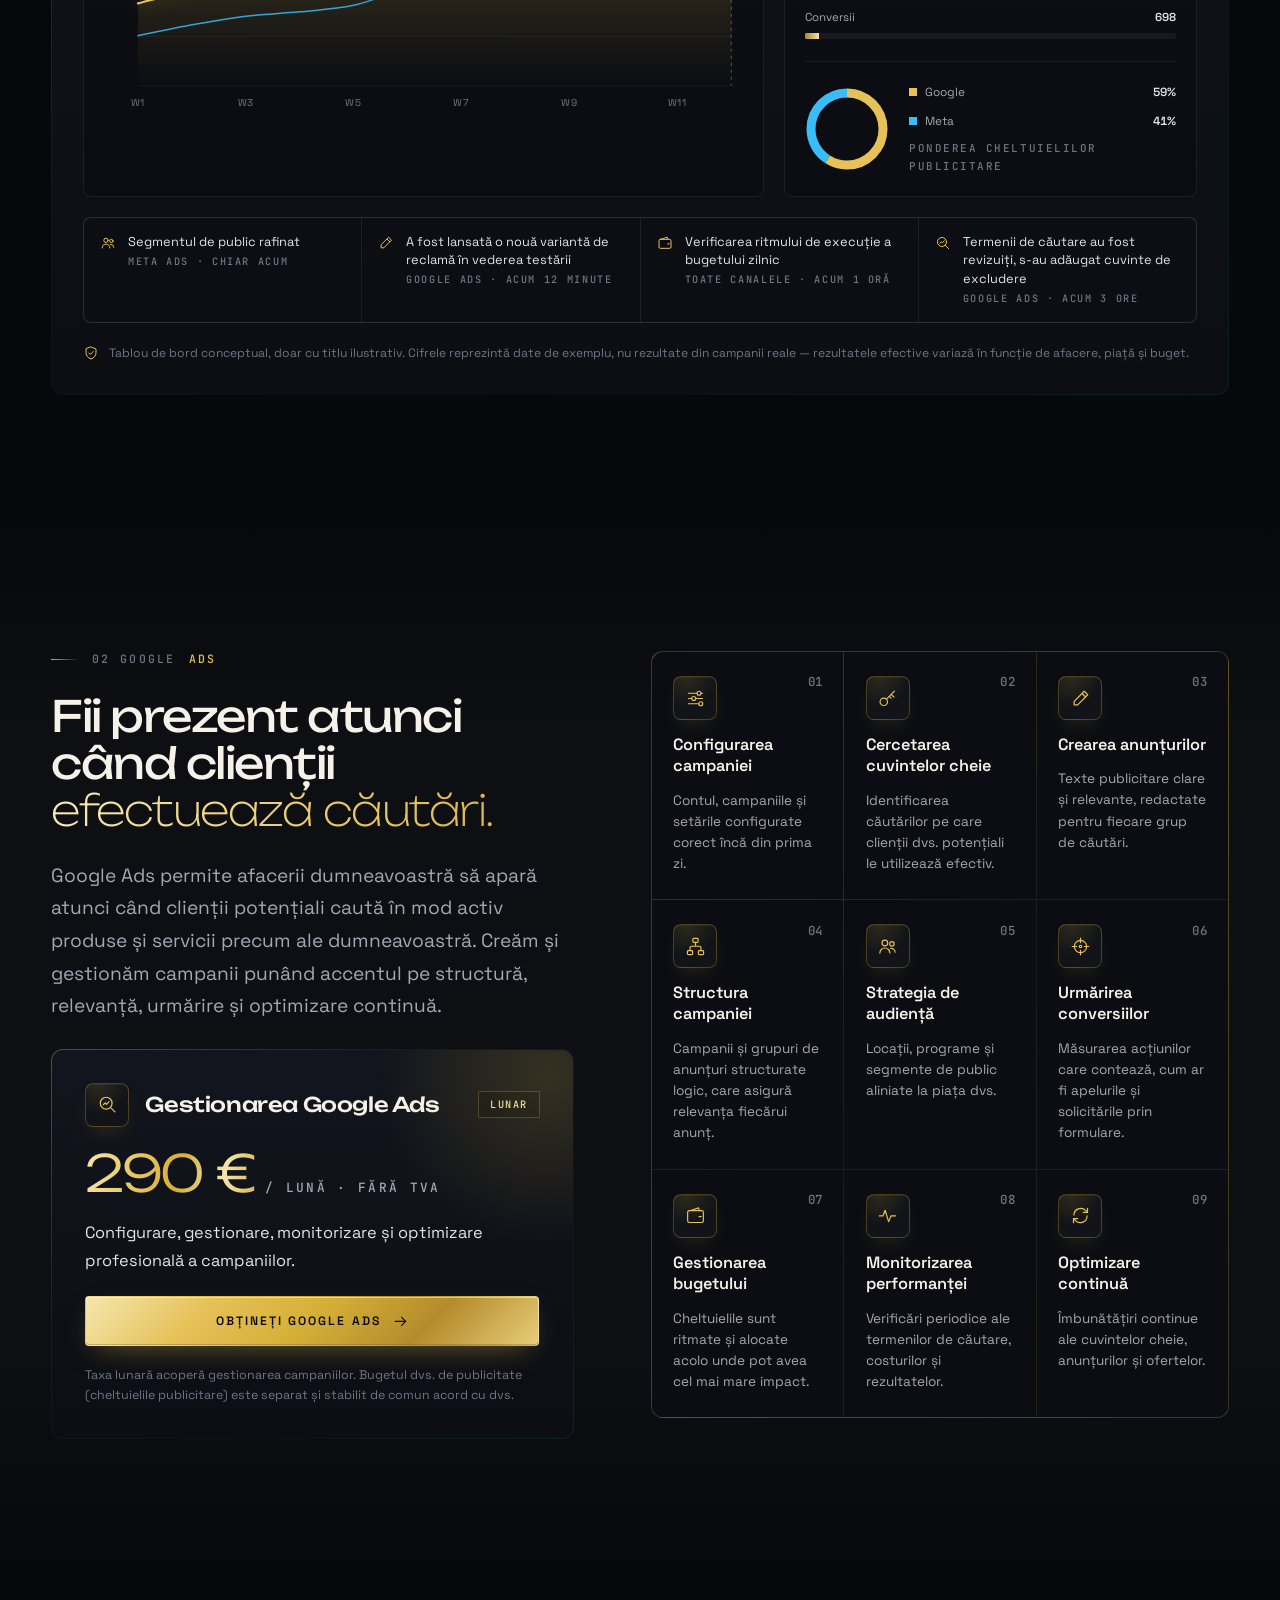
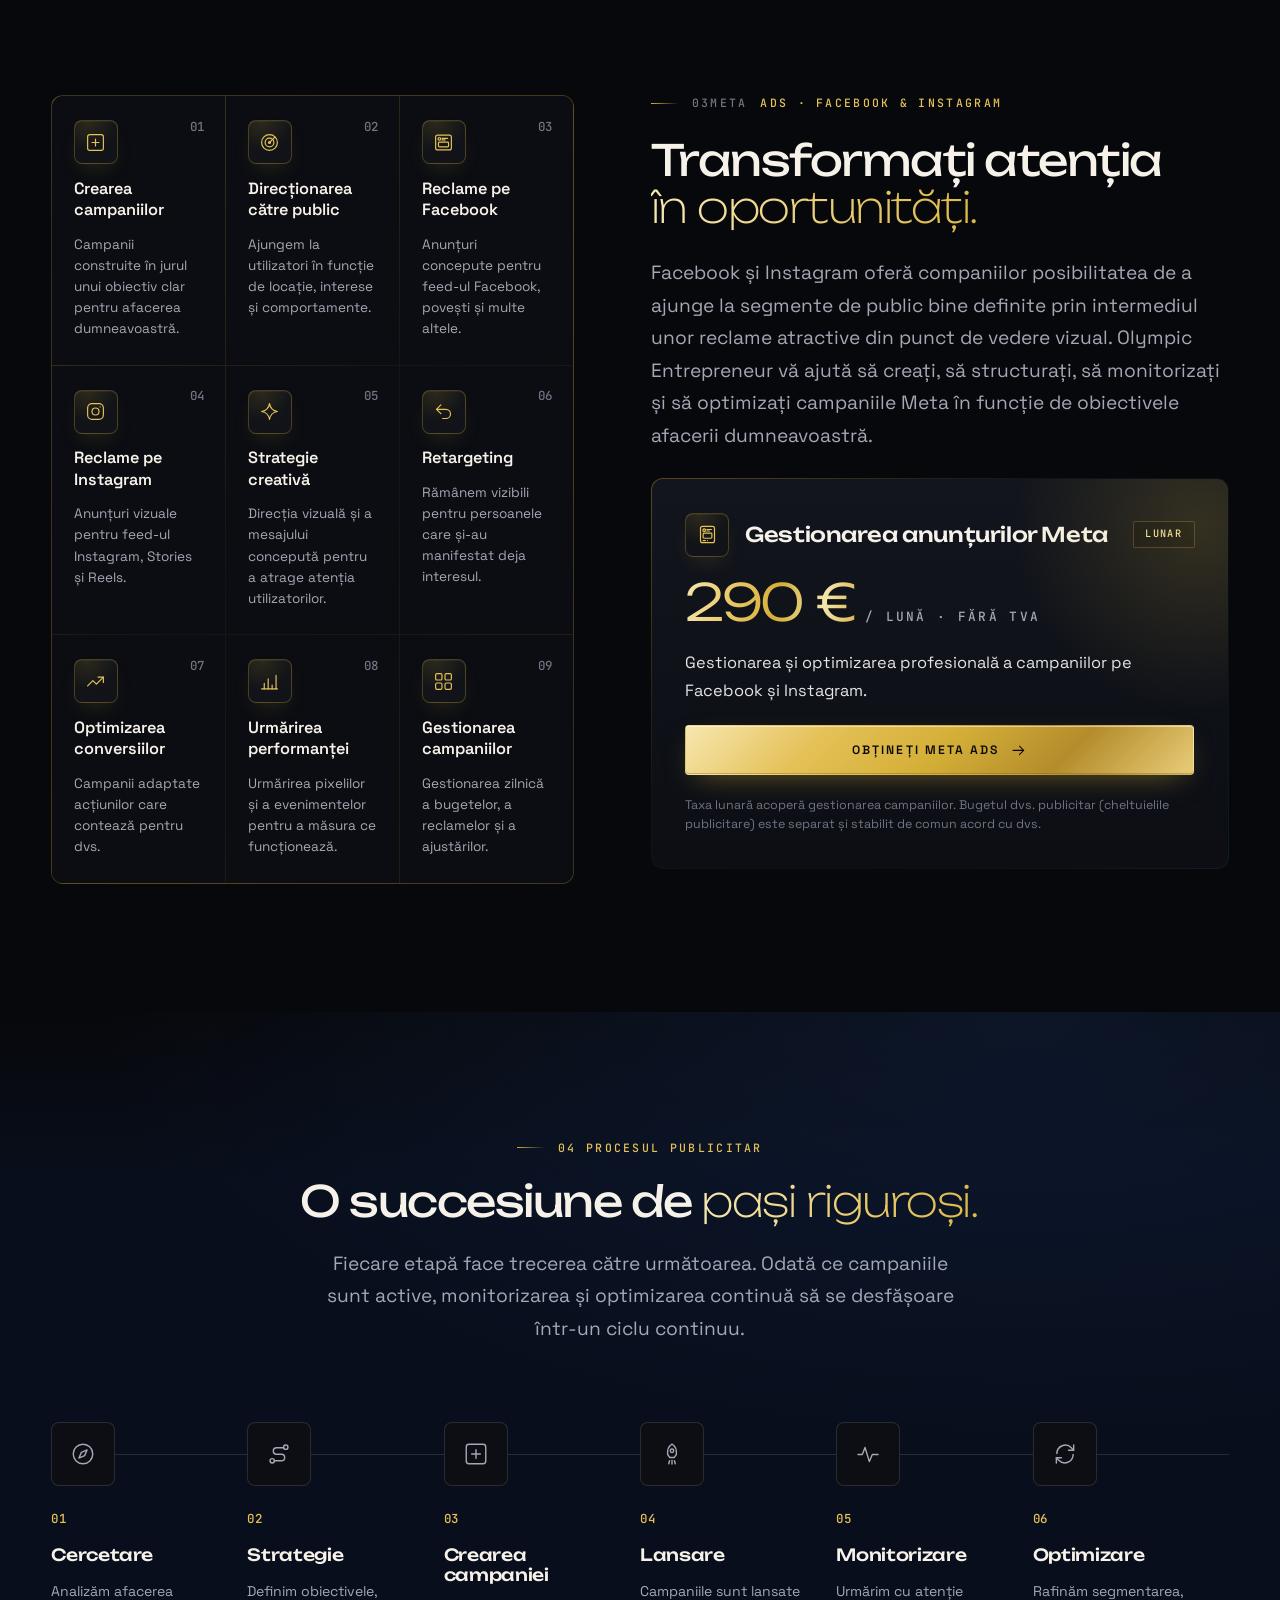
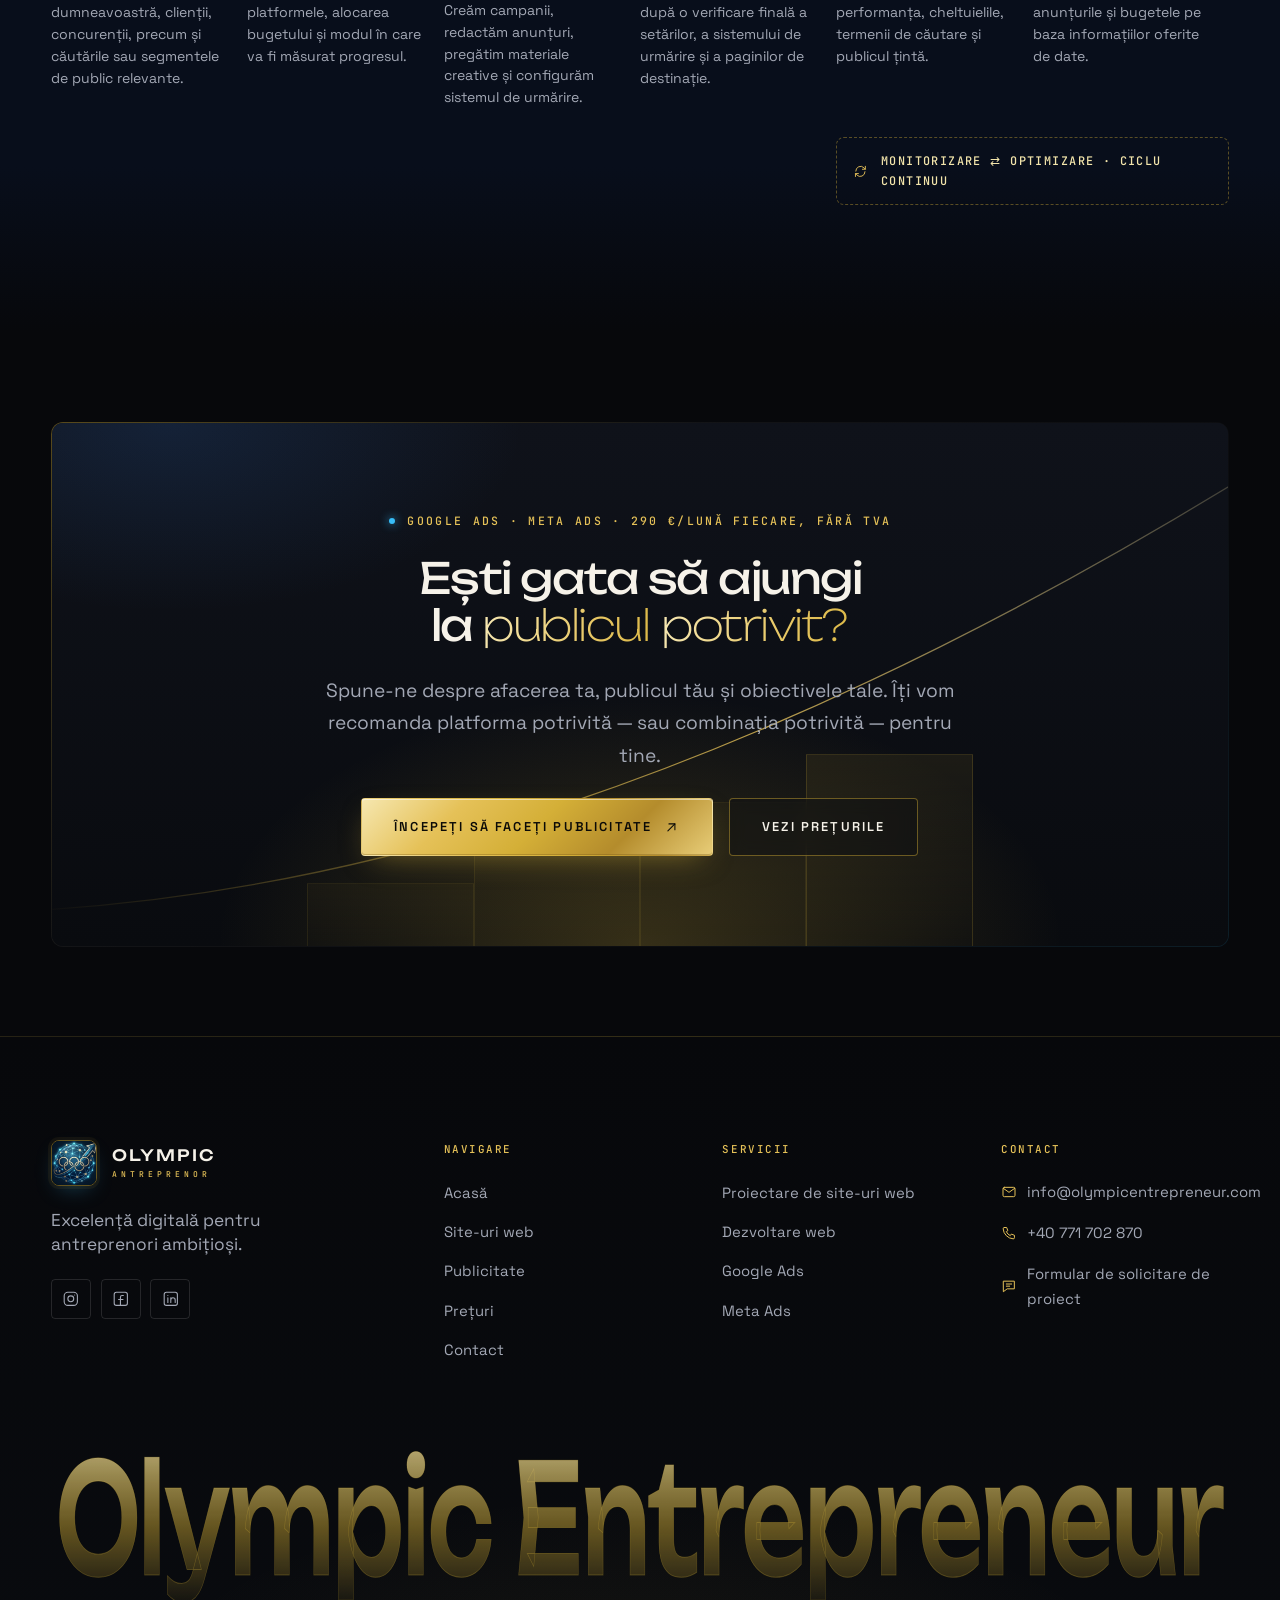
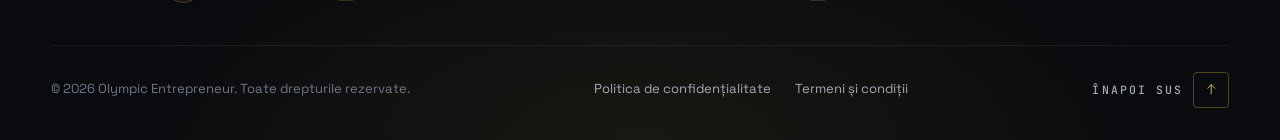
<file: ro/advertising.html>
<!DOCTYPE html>
<html lang="ro">
<head>
  <meta charset="utf-8">
  <meta name="viewport" content="width=device-width, initial-scale=1">
  <title>Gestionarea Google Ads și Meta Ads — Publicitate digitală | Olympic Entrepreneur</title>
  <meta name="description" content="Gestionarea campaniilor Google Ads și Meta Ads (Facebook și Instagram Ads) pentru companii. Campanii structurate, monitorizarea conversiilor și optimizare continuă — 290 € pe lună pentru fiecare platformă, fără TVA.">
  <meta name="theme-color" content="#07080b">
  <meta property="og:type" content="website">
  <meta property="og:site_name" content="Olympic Entrepreneur">
  <meta property="og:title" content="Gestionarea campaniilor Google Ads și Meta Ads — Olympic Entrepreneur">
  <meta property="og:description" content="Prezentați-vă afacerea publicului țintă potrivit prin campanii publicitare structurate pe Google și Meta.">
  <meta property="og:image" content="assets/img/logo.jpg">
  <link rel="icon" type="image/png" href="../assets/img/favicon.png">
  <link rel="apple-touch-icon" href="../assets/img/apple-touch-icon.png">
  <link rel="preconnect" href="https://fonts.googleapis.com">
  <link rel="preconnect" href="https://fonts.gstatic.com" crossorigin>
  <link href="https://fonts.googleapis.com/css2?family=Unbounded:wght@200..700&family=Space+Grotesk:wght@300..700&family=JetBrains+Mono:wght@400;500;600&display=swap" rel="stylesheet">
  <link rel="stylesheet" href="../assets/css/styles.css">
  <script>document.documentElement.classList.add('js');setTimeout(function(){if(!window.OE_READY)document.documentElement.classList.remove('js');},2500);</script>
  <link rel="canonical" href="https://olympicentrepreneur.com/ro/advertising.html">
  <link rel="alternate" hreflang="en" href="https://olympicentrepreneur.com/advertising.html">
  <link rel="alternate" hreflang="ro" href="https://olympicentrepreneur.com/ro/advertising.html">
  <link rel="alternate" hreflang="x-default" href="https://olympicentrepreneur.com/advertising.html">
</head>
<body>
<script src="../assets/js/icons.js"></script>
<a class="skip-link" href="#main">Skip to content</a>

<!-- ============================ NAVIGATION ============================ -->
<header class="nav" data-nav>
  <div class="container nav__inner">
    <a class="brand" href="index.html" aria-label="Olympic Entrepreneur — Home">
      <span class="brand__mark"><img src="../assets/img/logo.jpg" alt="" width="46" height="46"></span>
      <span class="brand__type"><span class="brand__top">Olympic</span><span class="brand__bottom">Antreprenor</span></span>
    </a>
    <nav class="nav__links" aria-label="Primary">
      <a class="nav__link" href="index.html">Acasă</a>
      <a class="nav__link" href="websites.html">Site-uri web</a>
      <a class="nav__link" href="advertising.html" aria-current="page">Publicitate</a>
      <a class="nav__link" href="pricing.html">Prețuri</a>
      <a class="nav__link" href="contact.html">Contact</a>
      <div class="nav__lang" role="group" aria-label="Language / Limbă">
        <a class="lang-flag" href="../advertising.html" hreflang="en" lang="en" aria-label="English"><svg viewBox="0 0 60 40" xmlns="http://www.w3.org/2000/svg" aria-hidden="true" focusable="false"><rect width="60" height="40" fill="#0a1a4d"/><path d="M0,0 L60,40 M60,0 L0,40" stroke="#fff" stroke-width="8"/><path d="M0,0 L60,40 M60,0 L0,40" stroke="#c8102e" stroke-width="3.4"/><path d="M30,0 V40 M0,20 H60" stroke="#fff" stroke-width="14"/><path d="M30,0 V40 M0,20 H60" stroke="#c8102e" stroke-width="8"/></svg></a>
        <a class="lang-flag is-active" href="advertising.html" hreflang="ro" lang="ro" aria-current="true" aria-label="Română (curentă)"><svg viewBox="0 0 60 40" xmlns="http://www.w3.org/2000/svg" aria-hidden="true" focusable="false"><rect width="20" height="40" fill="#002b7f"/><rect x="20" width="20" height="40" fill="#fcd116"/><rect x="40" width="20" height="40" fill="#ce1126"/></svg></a>
      </div>
    </nav>
    <div class="nav__actions">
      <a class="btn btn--gold btn--sm" href="contact.html">Începeți proiectul dumneavoastră <svg class="icon"><use href="#i-arrow-ur"/></svg></a>
<div class="nav__lang nav__lang--top" role="group" aria-label="Language / Limbă">
        <a class="lang-flag" href="../advertising.html" hreflang="en" lang="en" aria-label="English"><svg viewBox="0 0 60 40" xmlns="http://www.w3.org/2000/svg" aria-hidden="true" focusable="false"><rect width="60" height="40" fill="#0a1a4d"/><path d="M0,0 L60,40 M60,0 L0,40" stroke="#fff" stroke-width="8"/><path d="M0,0 L60,40 M60,0 L0,40" stroke="#c8102e" stroke-width="3.4"/><path d="M30,0 V40 M0,20 H60" stroke="#fff" stroke-width="14"/><path d="M30,0 V40 M0,20 H60" stroke="#c8102e" stroke-width="8"/></svg></a>
        <a class="lang-flag is-active" href="advertising.html" hreflang="ro" lang="ro" aria-current="true" aria-label="Română (curentă)"><svg viewBox="0 0 60 40" xmlns="http://www.w3.org/2000/svg" aria-hidden="true" focusable="false"><rect width="20" height="40" fill="#002b7f"/><rect x="20" width="20" height="40" fill="#fcd116"/><rect x="40" width="20" height="40" fill="#ce1126"/></svg></a>
      </div>
      <button class="burger" type="button" aria-label="Open menu" aria-expanded="false" aria-controls="menu" data-burger><span></span><span></span><span></span></button>
    </div>
  </div>
  <span class="nav__progress" data-progress></span>
</header>

<div class="menu" id="menu" data-menu>
  <nav aria-label="Mobile">
    <ul class="menu__list">
      <li><a class="menu__link" style="--i:0" href="index.html"><small>01</small>Acasă</a></li>
      <li><a class="menu__link" style="--i:1" href="websites.html"><small>02</small>Site-uri web</a></li>
      <li><a class="menu__link" style="--i:2" href="advertising.html" aria-current="page"><small>03</small>Publicitate</a></li>
      <li><a class="menu__link" style="--i:3" href="pricing.html"><small>04</small>Prețuri</a></li>
      <li><a class="menu__link" style="--i:4" href="contact.html"><small>05</small>Contact</a></li>
    </ul>
  </nav>
  <div class="menu__foot">
    <a class="btn btn--gold btn--lg btn--block" href="contact.html">Începeți-vă proiectul <svg class="icon"><use href="#i-arrow-ur"/></svg></a>
    <p class="menu__meta"><span>Excelență digitală pentru antreprenori ambițioși.</span></p>
    <div class="menu__lang" role="group" aria-label="Language / Limbă">
      <a class="lang-flag" href="../advertising.html" hreflang="en" lang="en" aria-label="English"><svg viewBox="0 0 60 40" xmlns="http://www.w3.org/2000/svg" aria-hidden="true" focusable="false"><rect width="60" height="40" fill="#0a1a4d"/><path d="M0,0 L60,40 M60,0 L0,40" stroke="#fff" stroke-width="8"/><path d="M0,0 L60,40 M60,0 L0,40" stroke="#c8102e" stroke-width="3.4"/><path d="M30,0 V40 M0,20 H60" stroke="#fff" stroke-width="14"/><path d="M30,0 V40 M0,20 H60" stroke="#c8102e" stroke-width="8"/></svg></a>
      <a class="lang-flag is-active" href="advertising.html" hreflang="ro" lang="ro" aria-label="Română (curentă)"><svg viewBox="0 0 60 40" xmlns="http://www.w3.org/2000/svg" aria-hidden="true" focusable="false"><rect width="20" height="40" fill="#002b7f"/><rect x="20" width="20" height="40" fill="#fcd116"/><rect x="40" width="20" height="40" fill="#ce1126"/></svg></a>
    </div>
  </div>
</div>

<main id="main">

  <!-- ============================ HERO ============================ -->
  <section class="phero" aria-labelledby="page-title">
    <div class="fx" aria-hidden="true">
      <div class="fx-grid"></div>
      <div class="fx-light fx-light--a"></div>
      <div class="fx-light fx-light--b"></div>
      <svg class="fx-arcs" viewBox="0 0 1440 900" preserveAspectRatio="xMidYMid slice">
        <defs>
          <linearGradient id="arcGrad" x1="0" y1="1" x2="1" y2="0">
            <stop offset="0" stop-color="#d4af37" stop-opacity="0"/>
            <stop offset=".55" stop-color="#d4af37" stop-opacity=".5"/>
            <stop offset="1" stop-color="#f3e5ab" stop-opacity=".08"/>
          </linearGradient>
        </defs>
        <path class="arc" d="M-80 820C360 800 820 560 1520 60"/>
        <path class="arc" d="M60 960C560 900 1040 690 1520 330"/>
        <path class="comet" pathLength="1" d="M-80 820C360 800 820 560 1520 60"/>
        <path class="comet comet--2" pathLength="1" d="M60 960C560 900 1040 690 1520 330"/>
      </svg>
      <canvas class="fx-particles" data-particles></canvas>
      <div class="fx-shape fx-shape--diamond" style="right:8%;top:16%"></div>
      <div class="fx-vignette"></div>
    </div>

    <div class="container phero__grid">
      <div class="phero__copy">
        <p class="phero__crumbs fade-up" style="--d:.1s">Google Ads <i></i> Meta Ads <i></i> Publicitate digitală</p>
        <h1 class="h1" id="page-title">
          <span class="ln fade-up" style="--d:.2s">Adu-ți afacerea</span>
          <span class="ln fade-up" style="--d:.32s">în fața <em>publicului potrivit.</em></span>
        </h1>
        <p class="lead fade-up" style="--d:.5s">Produsele și serviciile excelente merită să fie descoperite. Olympic Entrepreneur ajută companiile să creeze campanii publicitare structurate pe Google și Meta, concepute în funcție de obiectivele, publicul țintă și bugetele lor.</p>
        <div class="btn-row fade-up" style="--d:.65s">
          <a class="btn btn--gold btn--lg" href="contact.html">Începeți să faceți publicitate <svg class="icon"><use href="#i-arrow-ur"/></svg></a>
          <a class="btn btn--ghost btn--lg" href="#google">Google Ads</a>
          <a class="btn btn--ghost btn--lg" href="#meta">Meta Ads</a>
        </div>
      </div>

      <!-- Search intent + social discovery, connected through one campaign engine -->
      <div class="adhero fade-up" style="--d:.4s" data-parallax aria-hidden="true">
        <svg class="adhero__links" viewBox="0 0 600 552" preserveAspectRatio="none">
          <path d="M170 292C180 330 205 360 232 372"/>
          <path d="M340 392C368 398 388 404 410 412"/>
        </svg>
        <div class="layer adhero__search"><div class="px" data-depth="12"><div class="float">
          <div class="glass serp">
            <div class="serp__bar"><svg class="icon"><use href="#i-search-ads"/></svg><span>studio de design interior lângă mine</span><span class="serp__caret"></span></div>
            <div class="serp__res">
              <div class="serp__spon"><b>Sponsorizat</b> · yourbrand.com</div>
              <div class="serp__h">Design interior personalizat — Rezervați o consultare</div>
              <div class="serp__d">Interioare bine gândite pentru locuințe și spații de lucru. Vedeți proiectele recente și solicitați o consultare.</div>
              <div class="serp__links"><span>Proiecte</span><span>Servicii</span><span>Contact</span></div>
            </div>
            <div class="serp__res serp__res--muted"><div class="lines"><i></i><i></i><i></i></div></div>
          </div>
        </div></div></div>
        <div class="layer adhero__engine"><div class="px" data-depth="22">
          <div class="engine"><div class="engine__in"><svg class="icon"><use href="#i-target"/></svg><span>Motorul campaniei<br></span></div></div>
        </div></div>
        <div class="layer adhero__social"><div class="px" data-depth="32"><div class="float">
          <div class="phone"><div class="phone__screen">
            <div class="post">
              <div class="post__head"><span class="post__avatar"></span><span class="post__who"><b>Your Brand</b><span>Sponsorizat</span></span></div>
              <div class="post__img"></div>
              <div class="post__cta"><span>yourbrand.com</span><span>Află mai multe</span></div>
              <div class="post__react"><i></i><i></i><i></i></div>
            </div>
          </div></div>
        </div></div></div>
        <div class="layer adhero__chip"><div class="px" data-depth="40"><div class="float">
          <div class="glass fchip"><svg class="icon"><use href="#i-users"/></svg><span><b>Public</b> · definit și rafinat</span></div>
        </div></div></div>
      </div>
    </div>
  </section>

  <!-- ============================ DASHBOARD ============================ -->
  <section class="section" aria-labelledby="dash-title">
    <div class="container">
      <header class="shead shead--split">
        <p class="eyebrow" data-reveal>01Gestionarea campaniilor</p>
        <h2 class="h2" id="dash-title" data-reveal style="--d:.08s">Fiecare campanie, <em>sub supraveghere.</em></h2>
        <p class="lead" data-reveal style="--d:.16s">O viziune conceptuală asupra modului în care structurăm, monitorizăm și optimizăm publicitatea digitală. Cifrele de mai jos sunt date exemplificative — nu rezultate ale clienților.</p>
      </header>

      <div class="dash panel" data-dash data-reveal>
        <div class="dash__top">
          <div class="dash__title">
            <span class="icon-plate icon-plate--sm"><svg class="icon"><use href="#i-grid"/></svg></span>
            <div><h3>Centrul de comandă al campaniei</h3><p>Interfață conceptuală · Cifre ilustrative</p></div>
          </div>
          <div class="dash__tabs" role="group" aria-label="Choose channel">
            <button type="button" data-set="combined" aria-selected="true">Combinat</button>
            <button type="button" data-set="google" aria-selected="false">Google Ads</button>
            <button type="button" data-set="meta" aria-selected="false">Meta Ads</button>
          </div>
          <span class="dash__live"><span class="pulse-dot"></span>Monitorizare</span>
        </div>

        <div class="kpis">
          <div class="kpi"><span class="kpi__l">Afișări</span><span class="kpi__v" data-kpi="impressions">0</span><svg class="kpi__s" viewBox="0 0 100 22" preserveAspectRatio="none"><path d="M0 18L12 16 24 17 36 12 48 13 60 9 72 10 84 6 100 3"/></svg></div>
          <div class="kpi"><span class="kpi__l">Clicuri</span><span class="kpi__v" data-kpi="clicks">0</span><svg class="kpi__s" viewBox="0 0 100 22" preserveAspectRatio="none"><path d="M0 19L12 17 24 15 36 16 48 11 60 12 72 8 84 7 100 4"/></svg></div>
          <div class="kpi"><span class="kpi__l">CTR</span><span class="kpi__v" data-kpi="ctr" data-dec="2" data-suffix="%">0</span><svg class="kpi__s" viewBox="0 0 100 22" preserveAspectRatio="none"><path d="M0 14L12 15 24 12 36 13 48 11 60 12 72 9 84 10 100 8"/></svg></div>
          <div class="kpi kpi--hl"><span class="kpi__l">Conversii</span><span class="kpi__v" data-kpi="conversions">0</span><svg class="kpi__s" viewBox="0 0 100 22" preserveAspectRatio="none"><path d="M0 20L12 18 24 18 36 14 48 14 60 10 72 9 84 6 100 2"/></svg></div>
          <div class="kpi"><span class="kpi__l">Cost pe clic</span><span class="kpi__v" data-kpi="cpc" data-dec="2" data-prefix="€">0</span><svg class="kpi__s" viewBox="0 0 100 22" preserveAspectRatio="none"><path d="M0 5L12 7 24 6 36 9 48 8 60 11 72 12 84 13 100 14"/></svg></div>
          <div class="kpi"><span class="kpi__l">Cheltuieli publicitare</span><span class="kpi__v" data-kpi="spend" data-prefix="€">0</span><svg class="kpi__s" viewBox="0 0 100 22" preserveAspectRatio="none"><path d="M0 16L12 15 24 14 36 13 48 12 60 11 72 10 84 9 100 8"/></svg></div>
          <div class="kpi"><span class="kpi__l">Acoperire</span><span class="kpi__v" data-kpi="reach">0</span><svg class="kpi__s" viewBox="0 0 100 22" preserveAspectRatio="none"><path d="M0 17L12 16 24 13 36 14 48 10 60 9 72 8 84 6 100 5"/></svg></div>
        </div>

        <div class="dash__body">
          <div class="dash__box">
            <div class="dash__box-h"><h4>Clicuri și conversii · 12 săptămâni</h4><div class="legend"><span><i></i>Clicuri</span><span><i class="c"></i>Conversii</span></div></div>
            <div class="chart-wrap">
              <svg class="chart" data-chart viewBox="0 0 640 240">
                <defs><linearGradient id="dashArea" x1="0" y1="0" x2="0" y2="1"><stop offset="0" stop-color="#d4af37" stop-opacity=".28"/><stop offset="1" stop-color="#d4af37" stop-opacity="0"/></linearGradient></defs>
                <g class="grid"></g><g class="axis"></g>
                <path class="a1"/><path class="l2"/><path class="l1"/>
                <line class="cursor" x1="0" x2="0" y1="14" y2="212"/>
                <circle class="dot dot1" r="4" cx="-10" cy="-10"/><circle class="dot dot2" r="3.5" cx="-10" cy="-10" style="fill:#38bdf8"/>
              </svg>
              <div class="chart-tip" data-tip></div>
            </div>
          </div>
          <div class="dash__box">
            <div class="dash__box-h"><h4>Funnel</h4><span class="label">Ilustrativ</span></div>
            <div class="funnel">
              <div class="funnel__row"><div><span>Afișări</span><b data-funnel="impressions">0</b></div><span class="funnel__bar"><i></i></span></div>
              <div class="funnel__row"><div><span>Acoperire</span><b data-funnel="reach">0</b></div><span class="funnel__bar"><i></i></span></div>
              <div class="funnel__row"><div><span>Clicuri</span><b data-funnel="clicks">0</b></div><span class="funnel__bar"><i></i></span></div>
              <div class="funnel__row"><div><span>Conversii</span><b data-funnel="conversions">0</b></div><span class="funnel__bar"><i></i></span></div>
            </div>
            <div class="split">
              <svg class="donut" viewBox="0 0 84 84" aria-hidden="true"><circle class="d-bg" cx="42" cy="42" r="36"/><circle class="d-g" cx="42" cy="42" r="36" stroke-dasharray="0 400"/><circle class="d-m" cx="42" cy="42" r="36" stroke-dasharray="0 400"/></svg>
              <div class="split__legend">
                <span><i></i>Google <b data-split="g">Ads 0%</b></span>
                <span><i class="c"></i>Meta <b data-split="m">Ads 0%</b></span>
                <span class="label">Ponderea cheltuielilor publicitare</span>
              </div>
            </div>
          </div>
        </div>

        <div class="log" data-log></div>
        <p class="dash__disclaimer"><svg class="icon"><use href="#i-shield"/></svg>Tablou de bord conceptual, doar cu titlu ilustrativ. Cifrele reprezintă date de exemplu, nu rezultate din campanii reale — rezultatele efective variază în funcție de afacere, piață și buget.</p>
      </div>
    </div>
  </section>

  <!-- ============================ GOOGLE ADS ============================ -->
  <section class="section zone-charcoal" id="google" aria-labelledby="google-title">
    <div class="container channel">
      <div class="channel__copy">
        <p class="eyebrow" data-reveal><span class="eyebrow__num">02 Google</span> Ads</p>
        <h2 class="h2" id="google-title" data-reveal style="--d:.08s">Fii prezent atunci când clienții <em>efectuează căutări.</em></h2>
        <p class="lead" data-reveal style="--d:.16s">Google Ads permite afacerii dumneavoastră să apară atunci când clienții potențiali caută în mod activ produse și servicii precum ale dumneavoastră. Creăm și gestionăm campanii punând accentul pe structură, relevanță, urmărire și optimizare continuă.</p>
        <article class="plan panel" data-reveal style="--d:.24s">
          <span class="plan__glow" aria-hidden="true"></span>
          <div class="plan__top"><div class="plan__name"><span class="icon-plate icon-plate--sm"><svg class="icon"><use href="#i-search-ads"/></svg></span><h3>Gestionarea Google Ads</h3></div><span class="chip">Lunar</span></div>
          <p class="plan__price"><span class="amt">290 €</span><span class="per">/ lună · fără TVA</span></p>
          <p class="plan__desc">Configurare, gestionare, monitorizare și optimizare profesională a campaniilor.</p>
          <a class="btn btn--gold btn--block" href="contact.html?service=google">Obțineți Google Ads <svg class="icon"><use href="#i-arrow-r"/></svg></a>
          <p class="plan__fine">Taxa lunară acoperă gestionarea campaniilor. Bugetul dvs. de publicitate (cheltuielile publicitare) este separat și stabilit de comun acord cu dvs.</p>
        </article>
      </div>

      <div class="svc-grid" data-reveal="scale">
        <article class="svc-item"><span class="svc-item__n">01</span><span class="icon-plate icon-plate--sm"><svg class="icon"><use href="#i-sliders"/></svg></span><h3>Configurarea campaniei</h3><p>Contul, campaniile și setările configurate corect încă din prima zi.</p></article>
        <article class="svc-item"><span class="svc-item__n">02</span><span class="icon-plate icon-plate--sm"><svg class="icon"><use href="#i-key"/></svg></span><h3>Cercetarea cuvintelor cheie</h3><p>Identificarea căutărilor pe care clienții dvs. potențiali le utilizează efectiv.</p></article>
        <article class="svc-item"><span class="svc-item__n">03</span><span class="icon-plate icon-plate--sm"><svg class="icon"><use href="#i-edit"/></svg></span><h3>Crearea anunțurilor</h3><p>Texte publicitare clare și relevante, redactate pentru fiecare grup de căutări.</p></article>
        <article class="svc-item"><span class="svc-item__n">04</span><span class="icon-plate icon-plate--sm"><svg class="icon"><use href="#i-tree"/></svg></span><h3>Structura campaniei</h3><p>Campanii și grupuri de anunțuri structurate logic, care asigură relevanța fiecărui anunț.</p></article>
        <article class="svc-item"><span class="svc-item__n">05</span><span class="icon-plate icon-plate--sm"><svg class="icon"><use href="#i-users"/></svg></span><h3>Strategia de audiență</h3><p>Locații, programe și segmente de public aliniate la piața dvs.</p></article>
        <article class="svc-item"><span class="svc-item__n">06</span><span class="icon-plate icon-plate--sm"><svg class="icon"><use href="#i-crosshair"/></svg></span><h3>Urmărirea conversiilor</h3><p>Măsurarea acțiunilor care contează, cum ar fi apelurile și solicitările prin formulare.</p></article>
        <article class="svc-item"><span class="svc-item__n">07</span><span class="icon-plate icon-plate--sm"><svg class="icon"><use href="#i-wallet"/></svg></span><h3>Gestionarea bugetului</h3><p>Cheltuielile sunt ritmate și alocate acolo unde pot avea cel mai mare impact.</p></article>
        <article class="svc-item"><span class="svc-item__n">08</span><span class="icon-plate icon-plate--sm"><svg class="icon"><use href="#i-pulse"/></svg></span><h3>Monitorizarea performanței</h3><p>Verificări periodice ale termenilor de căutare, costurilor și rezultatelor.</p></article>
        <article class="svc-item"><span class="svc-item__n">09</span><span class="icon-plate icon-plate--sm"><svg class="icon"><use href="#i-loop"/></svg></span><h3>Optimizare continuă</h3><p>Îmbunătățiri continue ale cuvintelor cheie, anunțurilor și ofertelor.</p></article>
      </div>
    </div>
  </section>

  <!-- ============================ META ADS ============================ -->
  <section class="section" id="meta" aria-labelledby="meta-title">
    <div class="container channel channel--rev">
      <div class="channel__copy">
        <p class="eyebrow" data-reveal><span class="eyebrow__num">03Meta</span> Ads · Facebook &amp; Instagram</p>
        <h2 class="h2" id="meta-title" data-reveal style="--d:.08s">Transformați atenția <em>în oportunități.</em></h2>
        <p class="lead" data-reveal style="--d:.16s">Facebook și Instagram oferă companiilor posibilitatea de a ajunge la segmente de public bine definite prin intermediul unor reclame atractive din punct de vedere vizual. Olympic Entrepreneur vă ajută să creați, să structurați, să monitorizați și să optimizați campaniile Meta în funcție de obiectivele afacerii dumneavoastră.</p>
        <article class="plan panel" data-reveal style="--d:.24s">
          <span class="plan__glow" aria-hidden="true"></span>
          <div class="plan__top"><div class="plan__name"><span class="icon-plate icon-plate--sm"><svg class="icon"><use href="#i-social"/></svg></span><h3>Gestionarea anunțurilor Meta</h3></div><span class="chip">Lunar</span></div>
          <p class="plan__price"><span class="amt">290 €</span><span class="per">/ lună · fără TVA</span></p>
          <p class="plan__desc">Gestionarea și optimizarea profesională a campaniilor pe Facebook și Instagram.</p>
          <a class="btn btn--gold btn--block" href="contact.html?service=meta">Obțineți Meta Ads <svg class="icon"><use href="#i-arrow-r"/></svg></a>
          <p class="plan__fine">Taxa lunară acoperă gestionarea campaniilor. Bugetul dvs. publicitar (cheltuielile publicitare) este separat și stabilit de comun acord cu dvs.</p>
        </article>
      </div>

      <div class="svc-grid" data-reveal="scale">
        <article class="svc-item"><span class="svc-item__n">01</span><span class="icon-plate icon-plate--sm"><svg class="icon"><use href="#i-plus-square"/></svg></span><h3>Crearea campaniilor</h3><p>Campanii construite în jurul unui obiectiv clar pentru afacerea dumneavoastră.</p></article>
        <article class="svc-item"><span class="svc-item__n">02</span><span class="icon-plate icon-plate--sm"><svg class="icon"><use href="#i-radar"/></svg></span><h3>Direcționarea către public</h3><p>Ajungem la utilizatori în funcție de locație, interese și comportamente.</p></article>
        <article class="svc-item"><span class="svc-item__n">03</span><span class="icon-plate icon-plate--sm"><svg class="icon"><use href="#i-feed"/></svg></span><h3>Reclame pe Facebook</h3><p>Anunțuri concepute pentru feed-ul Facebook, povești și multe altele.</p></article>
        <article class="svc-item"><span class="svc-item__n">04</span><span class="icon-plate icon-plate--sm"><svg class="icon"><use href="#i-camera"/></svg></span><h3>Reclame pe Instagram</h3><p>Anunțuri vizuale pentru feed-ul Instagram, Stories și Reels.</p></article>
        <article class="svc-item"><span class="svc-item__n">05</span><span class="icon-plate icon-plate--sm"><svg class="icon"><use href="#i-spark"/></svg></span><h3>Strategie creativă</h3><p>Direcția vizuală și a mesajului concepută pentru a atrage atenția utilizatorilor.</p></article>
        <article class="svc-item"><span class="svc-item__n">06</span><span class="icon-plate icon-plate--sm"><svg class="icon"><use href="#i-return"/></svg></span><h3>Retargeting</h3><p>Rămânem vizibili pentru persoanele care și-au manifestat deja interesul.</p></article>
        <article class="svc-item"><span class="svc-item__n">07</span><span class="icon-plate icon-plate--sm"><svg class="icon"><use href="#i-trend"/></svg></span><h3>Optimizarea conversiilor</h3><p>Campanii adaptate acțiunilor care contează pentru dvs.</p></article>
        <article class="svc-item"><span class="svc-item__n">08</span><span class="icon-plate icon-plate--sm"><svg class="icon"><use href="#i-chart"/></svg></span><h3>Urmărirea performanței</h3><p>Urmărirea pixelilor și a evenimentelor pentru a măsura ce funcționează.</p></article>
        <article class="svc-item"><span class="svc-item__n">09</span><span class="icon-plate icon-plate--sm"><svg class="icon"><use href="#i-grid"/></svg></span><h3>Gestionarea campaniilor</h3><p>Gestionarea zilnică a bugetelor, a reclamelor și a ajustărilor.</p></article>
      </div>
    </div>
  </section>

  <!-- ============================ PROCESS (RELAY) ============================ -->
  <section class="section zone-navy" id="process" aria-labelledby="adproc-title">
    <div class="container">
      <header class="shead shead--center">
        <p class="eyebrow" data-reveal>04 Procesul publicitar</p>
        <h2 class="h2" id="adproc-title" data-reveal style="--d:.08s">O succesiune de <em>pași riguroși.</em></h2>
        <p class="lead" data-reveal style="--d:.16s">Fiecare etapă face trecerea către următoarea. Odată ce campaniile sunt active, monitorizarea și optimizarea continuă să se desfășoare într-un ciclu continuu.</p>
      </header>

      <div class="relay" data-relay data-reveal>
        <div class="relay__stage"><span class="relay__node"><svg class="icon"><use href="#i-compass"/></svg></span><span class="relay__link" aria-hidden="true"></span><span class="relay__n">01</span><h3>Cercetare</h3><p>Analizăm afacerea dumneavoastră, clienții, concurenții, precum și căutările sau segmentele de public relevante.</p></div>
        <div class="relay__stage"><span class="relay__node"><svg class="icon"><use href="#i-route"/></svg></span><span class="relay__link" aria-hidden="true"></span><span class="relay__n">02</span><h3>Strategie</h3><p>Definim obiectivele, platformele, alocarea bugetului și modul în care va fi măsurat progresul.</p></div>
        <div class="relay__stage"><span class="relay__node"><svg class="icon"><use href="#i-plus-square"/></svg></span><span class="relay__link" aria-hidden="true"></span><span class="relay__n">03</span><h3>Crearea campaniei</h3><p>Creăm campanii, redactăm anunțuri, pregătim materiale creative și configurăm sistemul de urmărire.</p></div>
        <div class="relay__stage"><span class="relay__node"><svg class="icon"><use href="#i-launch"/></svg></span><span class="relay__link" aria-hidden="true"></span><span class="relay__n">04</span><h3>Lansare</h3><p>Campaniile sunt lansate după o verificare finală a setărilor, a sistemului de urmărire și a paginilor de destinație.</p></div>
        <div class="relay__stage"><span class="relay__node"><svg class="icon"><use href="#i-pulse"/></svg></span><span class="relay__link" aria-hidden="true"></span><span class="relay__n">05</span><h3>Monitorizare</h3><p>Urmărim cu atenție performanța, cheltuielile, termenii de căutare și publicul țintă.</p></div>
        <div class="relay__stage"><span class="relay__node"><svg class="icon"><use href="#i-loop"/></svg></span><span class="relay__link" aria-hidden="true"></span><span class="relay__n">06</span><h3>Optimizare</h3><p>Rafinăm segmentarea, anunțurile și bugetele pe baza informațiilor oferite de date.</p></div>
        <div class="relay__loop"><svg class="icon"><use href="#i-loop"/></svg>Monitorizare ⇄ Optimizare · ciclu continuu</div>
      </div>
    </div>
  </section>

  <!-- ============================ CTA ============================ -->
  <section class="section section--tight" aria-labelledby="cta-title">
    <div class="container">
      <div class="cta panel" data-reveal="scale">
        <div class="cta__bg"></div>
        <div class="cta__steps" aria-hidden="true"><i></i><i></i><i></i><i></i></div>
        <svg class="cta__arc" viewBox="0 0 1200 600" preserveAspectRatio="none" aria-hidden="true">
          <defs><linearGradient id="ctaArc" x1="0" x2="1"><stop offset="0" stop-color="#d4af37" stop-opacity="0"/><stop offset=".6" stop-color="#e5c158" stop-opacity=".8"/><stop offset="1" stop-color="#f3e5ab" stop-opacity=".2"/></linearGradient></defs>
          <path pathLength="1" d="M-20 560C300 540 700 420 1220 60"/>
        </svg>
        <p class="eyebrow eyebrow--plain"><span class="dot"></span>Google Ads · Meta Ads · 290 €/lună fiecare, fără TVA</p>
        <h2 class="h2" id="cta-title">Ești gata să ajungi la <em>publicul</em> <em>potrivit?</em></h2>
        <p class="lead">Spune-ne despre afacerea ta, publicul tău și obiectivele tale. Îți vom recomanda platforma potrivită — sau combinația potrivită — pentru tine.</p>
        <div class="btn-row" style="justify-content:center">
          <a class="btn btn--gold btn--lg" href="contact.html">Începeți să faceți publicitate <svg class="icon"><use href="#i-arrow-ur"/></svg></a>
          <a class="btn btn--ghost btn--lg" href="pricing.html#advertising">Vezi prețurile</a>
        </div>
      </div>
    </div>
  </section>
</main>

<!-- ============================ FOOTER ============================ -->
<footer class="footer">
  <div class="container">
    <div class="footer__grid">
      <div class="footer__brand">
        <a class="brand" href="index.html" aria-label="Olympic Entrepreneur — Home">
          <span class="brand__mark"><img src="../assets/img/logo.jpg" alt="" width="46" height="46" loading="lazy"></span>
          <span class="brand__type"><span class="brand__top">Olympic</span><span class="brand__bottom">Antreprenor</span></span>
        </a>
        <p class="footer__tag">Excelență digitală pentru antreprenori ambițioși.</p>
        <!-- REPLACE: add the agency's real social profile URLs -->
        <div class="socials">
          <a href="#" aria-label="Instagram (link to be added)"><svg class="icon"><use href="#i-instagram"/></svg></a>
          <a href="#" aria-label="Facebook (link to be added)"><svg class="icon"><use href="#i-facebook"/></svg></a>
          <a href="#" aria-label="LinkedIn (link to be added)"><svg class="icon"><use href="#i-linkedin"/></svg></a>
        </div>
      </div>
      <nav aria-label="Footer">
        <h4>Navigare</h4>
        <ul class="footer__list">
          <li><a href="index.html">Acasă</a></li>
          <li><a href="websites.html">Site-uri web</a></li>
          <li><a href="advertising.html">Publicitate</a></li>
          <li><a href="pricing.html">Prețuri</a></li>
          <li><a href="contact.html">Contact</a></li>
        </ul>
      </nav>
      <div>
        <h4>Servicii</h4>
        <ul class="footer__list">
          <li><a href="websites.html">Proiectare de site-uri web</a></li>
          <li><a href="websites.html#services">Dezvoltare web</a></li>
          <li><a href="advertising.html#google">Google Ads</a></li>
          <li><a href="advertising.html#meta">Meta Ads</a></li>
        </ul>
      </div>
      <div>
        <h4>Contact</h4>
        <ul class="footer__list">
          <li><a href="mailto:info@olympicentrepreneur.com"><svg class="icon"><use href="#i-mail"/></svg>info@olympicentrepreneur.com</a></li>
          <li><a href="tel:+40771702870"><svg class="icon"><use href="#i-phone"/></svg>+40 771 702 870</a></li>
          <li><a href="contact.html"><svg class="icon"><use href="#i-message"/></svg>Formular de solicitare de proiect</a></li>
        </ul>
      </div>
    </div>

    <svg class="footer__word" viewBox="0 0 1200 170" aria-hidden="true" data-word>
      <defs>
        <linearGradient id="wordGold" x1="0" y1="0" x2="0" y2="1">
          <stop offset="0" stop-color="#f3e5ab" stop-opacity=".95"/>
          <stop offset=".55" stop-color="#d4af37" stop-opacity=".5"/>
          <stop offset="1" stop-color="#d4af37" stop-opacity="0"/>
        </linearGradient>
      </defs>
      <text class="w-stroke" x="600" y="138" text-anchor="middle" font-size="156" textLength="1190" lengthAdjust="spacingAndGlyphs">Olympic Entrepreneur</text>
      <text class="w-fill" x="600" y="138" text-anchor="middle" font-size="156" textLength="1190" lengthAdjust="spacingAndGlyphs">Olympic Entrepreneur</text>
    </svg>

    <div class="footer__bar">
      <p>© <span data-year>2026</span> Olympic Entrepreneur. Toate drepturile rezervate.</p>
      <div class="footer__legal">
        <button type="button" data-legal="privacy">Politica de confidențialitate</button>
        <button type="button" data-legal="terms">Termeni și condiții</button>
      </div>
      <a class="to-top" href="#main" data-top>Înapoi sus <span><svg class="icon"><use href="#i-arrow-up"/></svg></span></a>
    </div>
  </div>
</footer>

<dialog class="legal" id="legal-privacy" aria-labelledby="legal-privacy-title">
  <div class="legal__in">
    <div class="legal__head"><h2 id="legal-privacy-title">Politica de confidențialitate</h2><button class="legal__close" type="button" data-close aria-label="Close"><svg class="icon"><use href="#i-close"/></svg></button></div>
    <div class="legal__body" data-legal-src="privacy">
    <p>Politica de confidențialitate a Olympic Entrepreneur va fi publicată aici.</p>
    <p>Aceasta va explica ce informații sunt colectate prin intermediul acestui site web și al formularului de solicitare de proiect, cum sunt utilizate acestea și cum ne puteți contacta în legătură cu datele dumneavoastră.</p>
    </div>
  </div>
</dialog>
<dialog class="legal" id="legal-terms" aria-labelledby="legal-terms-title">
  <div class="legal__in">
    <div class="legal__head"><h2 id="legal-terms-title">Termeni și condiții</h2><button class="legal__close" type="button" data-close aria-label="Close"><svg class="icon"><use href="#i-close"/></svg></button></div>
    <div class="legal__body" data-legal-src="terms">
    <p>Termenii și condițiile Olympic Entrepreneur vor fi publicați aici.</p>
    <p>Acestea vor descrie modul în care sunt furnizate proiectele de site-uri web și serviciile de gestionare a publicității, inclusiv domeniul de aplicare, modalitățile de plată și termenele.</p>
    </div>
  </div>
</dialog>

<script src="../assets/js/main.js"></script>
</body>
</html>
</file>
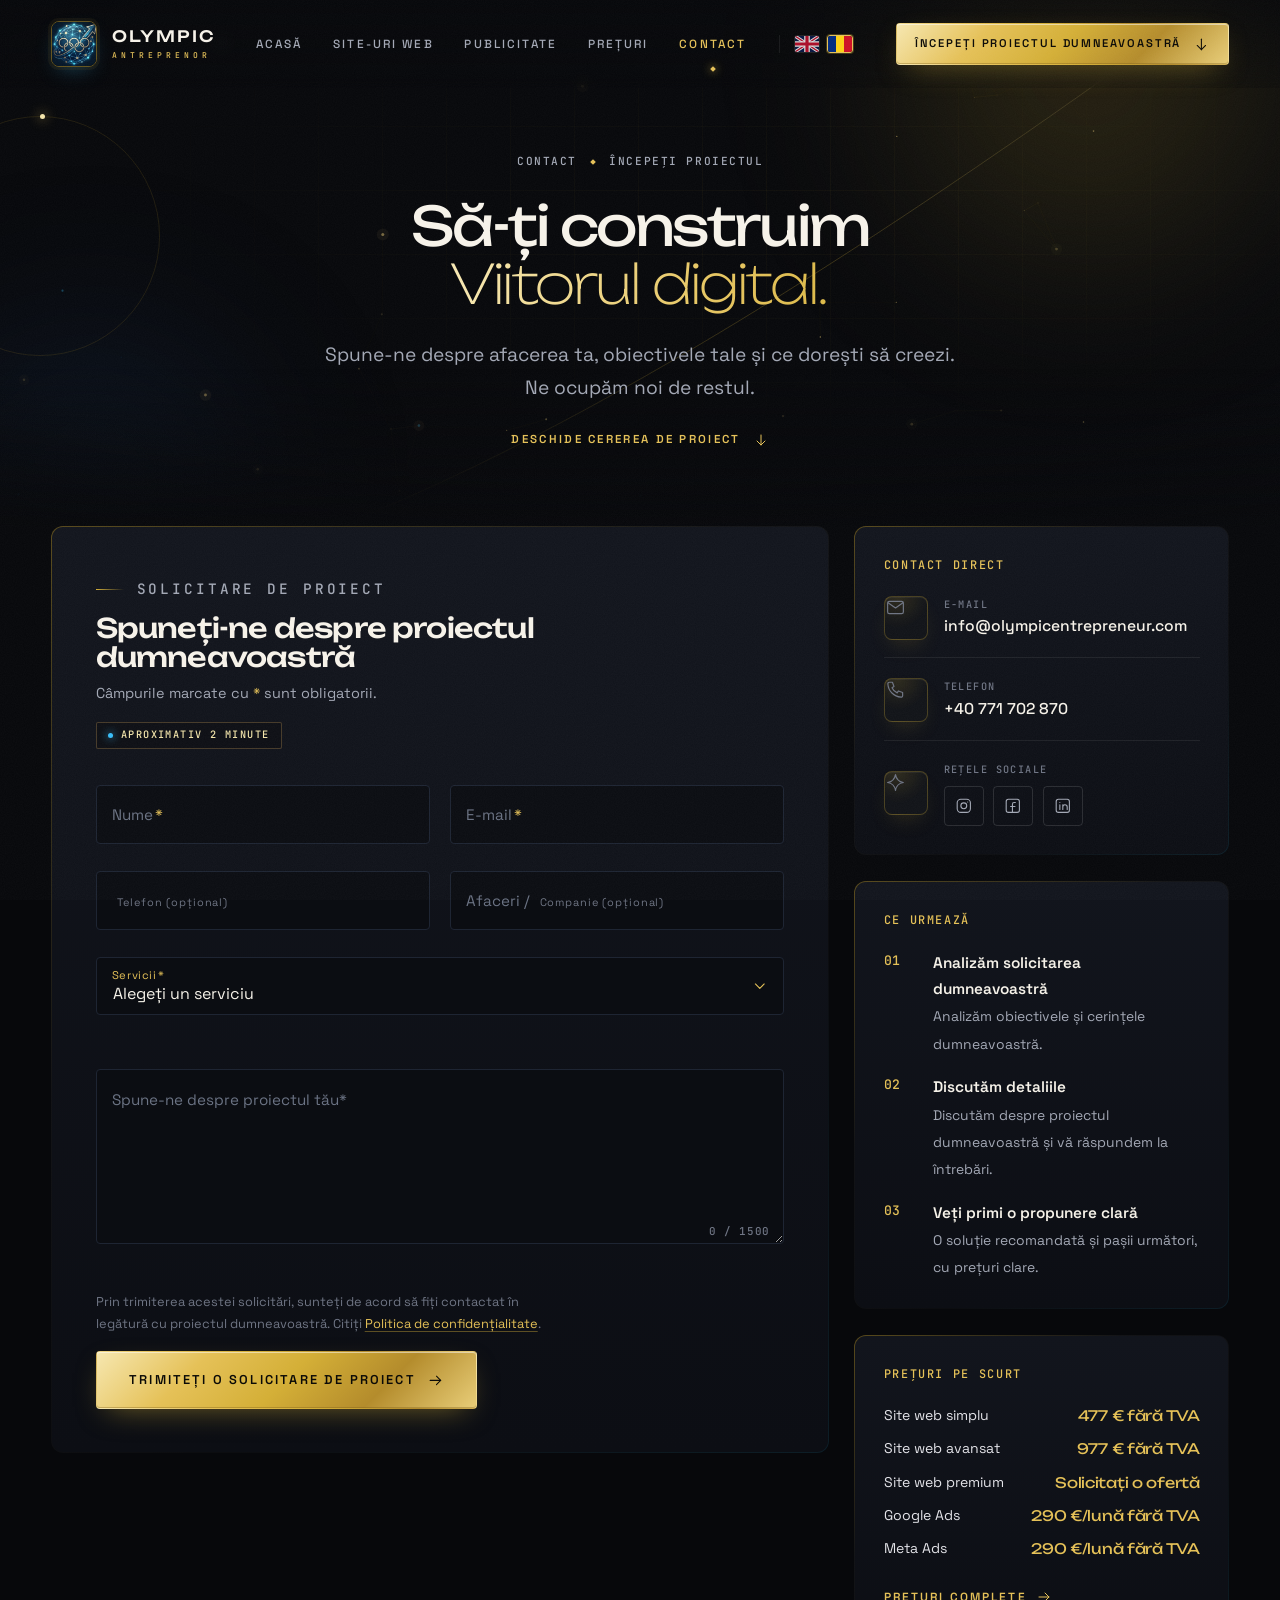
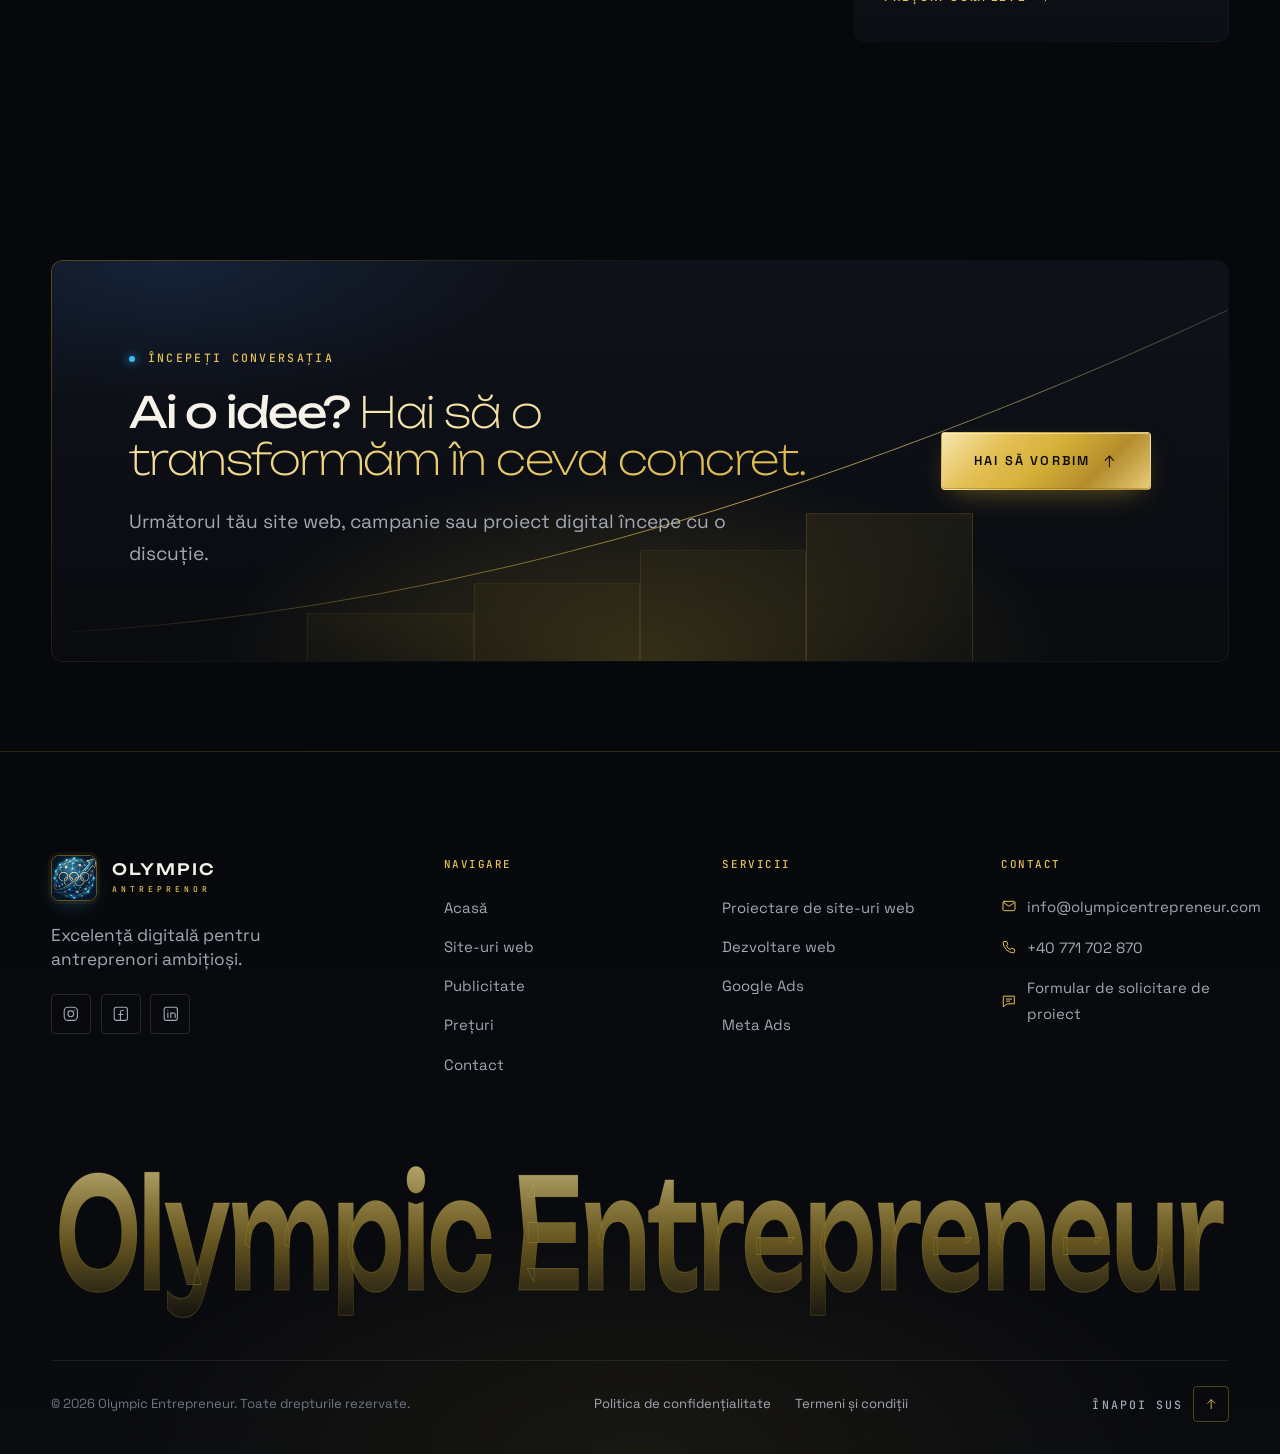
<file: ro/contact.html>
<!DOCTYPE html>
<html lang="ro">
<head>
  <meta charset="utf-8">
  <meta name="viewport" content="width=device-width, initial-scale=1">
  <title>Contact — Începeți proiectul dumneavoastră | Olympic Entrepreneur</title>
  <meta name="description" content="Povestiți-ne despre afacerea și obiectivele dumneavoastră. Solicitați servicii de creare a unui site web profesional sau de gestionare a campaniilor Google Ads sau Meta Ads de la Olympic Entrepreneur.">
  <meta name="theme-color" content="#07080b">
  <meta property="og:type" content="website">
  <meta property="og:site_name" content="Olympic Entrepreneur">
  <meta property="og:title" content="Să-ți construim viitorul digital — Olympic Entrepreneur">
  <meta property="og:description" content="Începeți-vă site-ul web sau proiectul publicitar cu Olympic Entrepreneur.">
  <meta property="og:image" content="assets/img/logo.jpg">
  <link rel="icon" type="image/png" href="../assets/img/favicon.png">
  <link rel="apple-touch-icon" href="../assets/img/apple-touch-icon.png">
  <link rel="preconnect" href="https://fonts.googleapis.com">
  <link rel="preconnect" href="https://fonts.gstatic.com" crossorigin>
  <link href="https://fonts.googleapis.com/css2?family=Unbounded:wght@200..700&family=Space+Grotesk:wght@300..700&family=JetBrains+Mono:wght@400;500;600&display=swap" rel="stylesheet">
  <link rel="stylesheet" href="../assets/css/styles.css">
  <script>document.documentElement.classList.add('js');setTimeout(function(){if(!window.OE_READY)document.documentElement.classList.remove('js');},2500);</script>
  <link rel="canonical" href="https://olympicentrepreneur.com/ro/contact.html">
  <link rel="alternate" hreflang="en" href="https://olympicentrepreneur.com/contact.html">
  <link rel="alternate" hreflang="ro" href="https://olympicentrepreneur.com/ro/contact.html">
  <link rel="alternate" hreflang="x-default" href="https://olympicentrepreneur.com/contact.html">
</head>
<body>
<script src="../assets/js/icons.js"></script>
<a class="skip-link" href="#main">Skip to content</a>

<!-- ============================ NAVIGATION ============================ -->
<header class="nav" data-nav>
  <div class="container nav__inner">
    <a class="brand" href="index.html" aria-label="Olympic Entrepreneur — Home">
      <span class="brand__mark"><img src="../assets/img/logo.jpg" alt="" width="46" height="46"></span>
      <span class="brand__type"><span class="brand__top">Olympic</span><span class="brand__bottom">Antreprenor</span></span>
    </a>
    <nav class="nav__links" aria-label="Primary">
      <a class="nav__link" href="index.html">Acasă</a>
      <a class="nav__link" href="websites.html">Site-uri web</a>
      <a class="nav__link" href="advertising.html">Publicitate</a>
      <a class="nav__link" href="pricing.html">Prețuri</a>
      <a class="nav__link" href="contact.html" aria-current="page">Contact</a>
      <div class="nav__lang" role="group" aria-label="Language / Limbă">
        <a class="lang-flag" href="../contact.html" hreflang="en" lang="en" aria-label="English"><svg viewBox="0 0 60 40" xmlns="http://www.w3.org/2000/svg" aria-hidden="true" focusable="false"><rect width="60" height="40" fill="#0a1a4d"/><path d="M0,0 L60,40 M60,0 L0,40" stroke="#fff" stroke-width="8"/><path d="M0,0 L60,40 M60,0 L0,40" stroke="#c8102e" stroke-width="3.4"/><path d="M30,0 V40 M0,20 H60" stroke="#fff" stroke-width="14"/><path d="M30,0 V40 M0,20 H60" stroke="#c8102e" stroke-width="8"/></svg></a>
        <a class="lang-flag is-active" href="contact.html" hreflang="ro" lang="ro" aria-current="true" aria-label="Română (curentă)"><svg viewBox="0 0 60 40" xmlns="http://www.w3.org/2000/svg" aria-hidden="true" focusable="false"><rect width="20" height="40" fill="#002b7f"/><rect x="20" width="20" height="40" fill="#fcd116"/><rect x="40" width="20" height="40" fill="#ce1126"/></svg></a>
      </div>
    </nav>
    <div class="nav__actions">
      <a class="btn btn--gold btn--sm" href="#project-form" data-focus-form>Începeți proiectul dumneavoastră <svg class="icon"><use href="#i-arrow-d"/></svg></a>
<div class="nav__lang nav__lang--top" role="group" aria-label="Language / Limbă">
        <a class="lang-flag" href="../contact.html" hreflang="en" lang="en" aria-label="English"><svg viewBox="0 0 60 40" xmlns="http://www.w3.org/2000/svg" aria-hidden="true" focusable="false"><rect width="60" height="40" fill="#0a1a4d"/><path d="M0,0 L60,40 M60,0 L0,40" stroke="#fff" stroke-width="8"/><path d="M0,0 L60,40 M60,0 L0,40" stroke="#c8102e" stroke-width="3.4"/><path d="M30,0 V40 M0,20 H60" stroke="#fff" stroke-width="14"/><path d="M30,0 V40 M0,20 H60" stroke="#c8102e" stroke-width="8"/></svg></a>
        <a class="lang-flag is-active" href="contact.html" hreflang="ro" lang="ro" aria-current="true" aria-label="Română (curentă)"><svg viewBox="0 0 60 40" xmlns="http://www.w3.org/2000/svg" aria-hidden="true" focusable="false"><rect width="20" height="40" fill="#002b7f"/><rect x="20" width="20" height="40" fill="#fcd116"/><rect x="40" width="20" height="40" fill="#ce1126"/></svg></a>
      </div>
      <button class="burger" type="button" aria-label="Open menu" aria-expanded="false" aria-controls="menu" data-burger><span></span><span></span><span></span></button>
    </div>
  </div>
  <span class="nav__progress" data-progress></span>
</header>

<div class="menu" id="menu" data-menu>
  <nav aria-label="Mobile">
    <ul class="menu__list">
      <li><a class="menu__link" style="--i:0" href="index.html"><small>01</small>Acasă</a></li>
      <li><a class="menu__link" style="--i:1" href="websites.html"><small>02</small>Site-uri web</a></li>
      <li><a class="menu__link" style="--i:2" href="advertising.html"><small>03</small>Publicitate</a></li>
      <li><a class="menu__link" style="--i:3" href="pricing.html"><small>04</small>Prețuri</a></li>
      <li><a class="menu__link" style="--i:4" href="contact.html" aria-current="page"><small>05</small>Contact</a></li>
    </ul>
  </nav>
  <div class="menu__foot">
    <a class="btn btn--gold btn--lg btn--block" href="#project-form" data-focus-form>Începeți proiectul <svg class="icon"><use href="#i-arrow-d"/></svg></a>
    <p class="menu__meta"><span>Excelență digitală pentru antreprenori ambițioși.</span></p>
    <div class="menu__lang" role="group" aria-label="Language / Limbă">
      <a class="lang-flag" href="../contact.html" hreflang="en" lang="en" aria-label="English"><svg viewBox="0 0 60 40" xmlns="http://www.w3.org/2000/svg" aria-hidden="true" focusable="false"><rect width="60" height="40" fill="#0a1a4d"/><path d="M0,0 L60,40 M60,0 L0,40" stroke="#fff" stroke-width="8"/><path d="M0,0 L60,40 M60,0 L0,40" stroke="#c8102e" stroke-width="3.4"/><path d="M30,0 V40 M0,20 H60" stroke="#fff" stroke-width="14"/><path d="M30,0 V40 M0,20 H60" stroke="#c8102e" stroke-width="8"/></svg></a>
      <a class="lang-flag is-active" href="contact.html" hreflang="ro" lang="ro" aria-label="Română (curentă)"><svg viewBox="0 0 60 40" xmlns="http://www.w3.org/2000/svg" aria-hidden="true" focusable="false"><rect width="20" height="40" fill="#002b7f"/><rect x="20" width="20" height="40" fill="#fcd116"/><rect x="40" width="20" height="40" fill="#ce1126"/></svg></a>
    </div>
  </div>
</div>

<main id="main">

  <!-- ============================ HERO ============================ -->
  <section class="phero phero--center phero--compact" aria-labelledby="page-title">
    <div class="fx" aria-hidden="true">
      <div class="fx-grid"></div>
      <div class="fx-light fx-light--a"></div>
      <div class="fx-light fx-light--b"></div>
      <svg class="fx-arcs" viewBox="0 0 1440 900" preserveAspectRatio="xMidYMid slice">
        <defs>
          <linearGradient id="arcGrad" x1="0" y1="1" x2="1" y2="0">
            <stop offset="0" stop-color="#d4af37" stop-opacity="0"/>
            <stop offset=".55" stop-color="#d4af37" stop-opacity=".5"/>
            <stop offset="1" stop-color="#f3e5ab" stop-opacity=".08"/>
          </linearGradient>
        </defs>
        <path class="arc" d="M-80 860C380 820 820 560 1520 40"/>
        <path class="comet" pathLength="1" d="M-80 860C380 820 820 560 1520 40"/>
      </svg>
      <canvas class="fx-particles" data-particles></canvas>
      <div class="fx-shape fx-shape--orbit" style="left:-80px;top:22%"></div>
      <div class="fx-vignette"></div>
    </div>

    <div class="container phero__grid">
      <div class="phero__copy">
        <p class="phero__crumbs fade-up" style="--d:.1s">Contact <i></i> Începeți proiectul</p>
        <h1 class="h1" id="page-title">
          <span class="ln fade-up" style="--d:.2s">Să-ți construim</span>
          <span class="ln fade-up" style="--d:.32s"><em>Viitorul digital.</em></span>
        </h1>
        <p class="lead fade-up" style="--d:.5s">Spune-ne despre afacerea ta, obiectivele tale și ce dorești să creezi. Ne ocupăm noi de restul.</p>
        <a class="scroll-hint fade-up" style="--d:.65s" href="#project-form" data-focus-form><span>Deschide cererea de proiect</span><svg class="icon"><use href="#i-arrow-d"/></svg></a>
      </div>
    </div>
  </section>

  <!-- ============================ FORM ============================ -->
  <section class="section contact-section" id="project-form" aria-labelledby="form-title">
    <div class="container contact">
      <div class="form-card panel" data-reveal>
        <div class="form-card__head">
          <div>
            <p class="eyebrow">Solicitare de proiect</p>
            <h2 id="form-title" style="margin-top:.9rem">Spuneți-ne despre proiectul dumneavoastră</h2>
            <p>Câmpurile marcate cu <span class="accent">*</span> sunt obligatorii.</p>
          </div>
          <span class="chip"><i></i>Aproximativ 2 minute</span>
        </div>

        <!--
          FORM DELIVERY: submissions are sent by FormSubmit (formsubmit.co) to the address in
          data-endpoint. The very first submission triggers an activation email to that inbox;
          click "Activate Form" in it, and every request after that is delivered.
          After activation you can swap the email in the URL for the random alias FormSubmit
          gives you, so the address is not visible in the page source.
        -->
        <form class="form-grid" data-contact-form data-endpoint="https://formsubmit.co/ajax/andreisirbu1999@gmail.com" novalidate>
          <input type="hidden" name="_subject" value="New project request — Olympic Entrepreneur">
          <input type="hidden" name="_template" value="table">
          <input type="hidden" name="_captcha" value="false">
          <!-- Spam trap: hidden from people, bots fill it in and FormSubmit discards the submission -->
          <input type="text" name="_honey" tabindex="-1" autocomplete="off" aria-hidden="true" style="position:absolute;left:-9999px;width:1px;height:1px;opacity:0">

          <div class="field">
            <div class="field__box">
              <input id="f-name" name="name" type="text" autocomplete="name" placeholder="Your full name" required aria-describedby="e-name">
              <label for="f-name">Nume<span class="req">*</span></label>
              <span class="field__ok" aria-hidden="true"><svg class="icon"><use href="#i-check"/></svg></span>
              <span class="field__line" aria-hidden="true"></span>
            </div>
            <div class="field__err" id="e-name"><span></span></div>
          </div>

          <div class="field">
            <div class="field__box">
              <input id="f-email" name="email" type="email" autocomplete="email" inputmode="email" placeholder="name@company.com" required aria-describedby="e-email">
              <label for="f-email">E-mail<span class="req">*</span></label>
              <span class="field__ok" aria-hidden="true"><svg class="icon"><use href="#i-check"/></svg></span>
              <span class="field__line" aria-hidden="true"></span>
            </div>
            <div class="field__err" id="e-email"><span></span></div>
          </div>

          <div class="field">
            <div class="field__box">
              <input id="f-phone" name="phone" type="tel" autocomplete="tel" inputmode="tel" placeholder="Including country code" aria-describedby="e-phone">
              <label for="f-phone"><span class="opt-l">Telefon (opțional)</span></label>
              <span class="field__ok" aria-hidden="true"><svg class="icon"><use href="#i-check"/></svg></span>
              <span class="field__line" aria-hidden="true"></span>
            </div>
            <div class="field__err" id="e-phone"><span></span></div>
          </div>

          <div class="field">
            <div class="field__box">
              <input id="f-company" name="company" type="text" autocomplete="organization" placeholder="Your business name">
              <label for="f-company">Afaceri / <span class="opt-l">Companie (opțional)</span></label>
              <span class="field__ok" aria-hidden="true"><svg class="icon"><use href="#i-check"/></svg></span>
              <span class="field__line" aria-hidden="true"></span>
            </div>
            <div class="field__err"><span></span></div>
          </div>

          <div class="field field--full field--select">
            <div class="field__box">
              <select id="f-service" name="service" required aria-describedby="e-service f-service-hint">
                <option value="" selected disabled hidden>Alegeți un serviciu</option>
                <option value="simple">Site web simplu — 477 € fără TVA</option>
                <option value="advanced">Site web avansat — 977 € fără TVA</option>
                <option value="premium">Site web premium — Solicitați o ofertă</option>
                <option value="google">Google Ads — 290 €/lună fără TVA</option>
                <option value="meta">Meta Ads — 290 €/lună fără TVA</option>
                <option value="website-ads">Site web + Publicitate</option>
                <option value="custom">Proiect personalizat</option>
              </select>
              <label for="f-service">Servicii<span class="req">*</span></label>
              <svg class="icon field__chev" aria-hidden="true"><use href="#i-chev-d"/></svg>
              <span class="field__ok" aria-hidden="true"><svg class="icon"><use href="#i-check"/></svg></span>
              <span class="field__line" aria-hidden="true"></span>
            </div>
            <p class="service-hint" id="f-service-hint" data-service-hint></p>
            <div class="field__err" id="e-service"><span></span></div>
          </div>

          <div class="field field--full">
            <div class="field__box">
              <textarea id="f-message" name="message" rows="6" maxlength="1500" placeholder="Your goals, timeline, current website (if any), and anything else we should know." required aria-describedby="e-message"></textarea>
              <label for="f-message">Spune-ne despre proiectul tău*</label>
              <span class="field__count" data-count-msg aria-hidden="true">0 / 1500</span>
              <span class="field__ok" aria-hidden="true"><svg class="icon"><use href="#i-check"/></svg></span>
              <span class="field__line" aria-hidden="true"></span>
            </div>
            <div class="field__err" id="e-message"><span></span></div>
          </div>

          <div class="form-foot">
            <p>Prin trimiterea acestei solicitări, sunteți de acord să fiți contactat în legătură cu proiectul dumneavoastră. Citiți <button type="button" class="text-link" data-legal="privacy">Politica de confidențialitate</button>.</p>
            <button class="btn btn--gold btn--lg" type="submit"><span class="btn__label">Trimiteți o solicitare de proiect</span><span class="spinner" aria-hidden="true"></span><svg class="icon"><use href="#i-arrow-r"/></svg></button>
          </div>
        </form>

        <div class="form-success" data-success role="status" aria-live="polite">
          <svg class="seal" viewBox="0 0 96 96" aria-hidden="true"><circle cx="48" cy="48" r="44"/><circle class="c2" pathLength="1" cx="48" cy="48" r="44"/><path pathLength="1" d="M31 49l11 11 23-24"/></svg>
          <h3>Vă mulțumim.</h3>
          <p>Cererea dumneavoastră de proiect a fost primită. Vom analiza obiectivele dumneavoastră și vă vom contacta pentru a discuta pașii următori.</p>
          <button class="btn btn--ghost" type="button" data-again>Trimiteți o altă solicitare</button>
        </div>
      </div>

      <aside class="aside">
        <div class="aside__card panel" data-reveal style="--d:.1s">
          <h3>Contact direct</h3>
          <!-- REPLACE: the agency's social profile links -->
          <div class="contact-row"><span class="icon-plate icon-plate--sm"><svg class="icon"><use href="#i-mail"/></svg></span><div><span>E-mail</span><b><a href="mailto:info@olympicentrepreneur.com">info@olympicentrepreneur.com</a></b></div></div>
          <div class="contact-row"><span class="icon-plate icon-plate--sm"><svg class="icon"><use href="#i-phone"/></svg></span><div><span>Telefon</span><b><a href="tel:+40771702870">+40 771 702 870</a></b></div></div>
          <div class="contact-row"><span class="icon-plate icon-plate--sm"><svg class="icon"><use href="#i-spark"/></svg></span><div><span>Rețele sociale</span>
            <div class="socials" style="margin-top:.5rem">
              <a href="#" aria-label="Instagram (link to be added)"><svg class="icon"><use href="#i-instagram"/></svg></a>
              <a href="#" aria-label="Facebook (link to be added)"><svg class="icon"><use href="#i-facebook"/></svg></a>
              <a href="#" aria-label="LinkedIn (link to be added)"><svg class="icon"><use href="#i-linkedin"/></svg></a>
            </div>
          </div></div>
        </div>

        <div class="aside__card panel" data-reveal style="--d:.18s">
          <h3>Ce urmează</h3>
          <ol class="next-steps">
            <li><div><b>Analizăm solicitarea dumneavoastră</b><span>Analizăm obiectivele și cerințele dumneavoastră.</span></div></li>
            <li><div><b>Discutăm detaliile</b><span>Discutăm despre proiectul dumneavoastră și vă răspundem la întrebări.</span></div></li>
            <li><div><b>Veți primi o propunere clară</b><span>O soluție recomandată și pașii următori, cu prețuri clare.</span></div></li>
          </ol>
        </div>

        <div class="aside__card panel" data-reveal style="--d:.26s">
          <h3>Prețuri pe scurt</h3>
          <ul class="mini-prices">
            <li><span>Site web simplu</span><span>477 € fără TVA</span></li>
            <li><span>Site web avansat</span><span>977 € fără TVA</span></li>
            <li><span>Site web premium</span><span>Solicitați o ofertă</span></li>
            <li><span>Google Ads</span><span>290 €/lună fără TVA</span></li>
            <li><span>Meta Ads</span><span>290 €/lună fără TVA</span></li>
          </ul>
          <a class="link-arrow" href="pricing.html">Prețuri complete <svg class="icon"><use href="#i-arrow-r"/></svg></a>
        </div>
      </aside>
    </div>
  </section>

  <!-- ============================ DIRECT CTA ============================ -->
  <section class="section section--tight" aria-labelledby="idea-title">
    <div class="container">
      <div class="cta idea panel" data-reveal="scale">
        <div class="cta__bg"></div>
        <div class="cta__steps" aria-hidden="true"><i></i><i></i><i></i><i></i></div>
        <svg class="cta__arc" viewBox="0 0 1200 600" preserveAspectRatio="none" aria-hidden="true">
          <defs><linearGradient id="ctaArc" x1="0" x2="1"><stop offset="0" stop-color="#d4af37" stop-opacity="0"/><stop offset=".6" stop-color="#e5c158" stop-opacity=".8"/><stop offset="1" stop-color="#f3e5ab" stop-opacity=".2"/></linearGradient></defs>
          <path pathLength="1" d="M-20 560C300 540 700 420 1220 60"/>
        </svg>
        <div class="idea__copy">
          <p class="eyebrow eyebrow--plain"><span class="dot"></span>Începeți conversația</p>
          <h2 class="h2" id="idea-title">Ai o idee? <em>Hai să o transformăm în ceva concret.</em></h2>
          <p class="lead">Următorul tău site web, campanie sau proiect digital începe cu o discuție.</p>
        </div>
        <div class="btn-row"><a class="btn btn--gold btn--lg" href="#project-form" data-focus-form>Hai să vorbim <svg class="icon"><use href="#i-arrow-up"/></svg></a></div>
      </div>
    </div>
  </section>
</main>

<!-- ============================ FOOTER ============================ -->
<footer class="footer">
  <div class="container">
    <div class="footer__grid">
      <div class="footer__brand">
        <a class="brand" href="index.html" aria-label="Olympic Entrepreneur — Home">
          <span class="brand__mark"><img src="../assets/img/logo.jpg" alt="" width="46" height="46" loading="lazy"></span>
          <span class="brand__type"><span class="brand__top">Olympic</span><span class="brand__bottom">Antreprenor</span></span>
        </a>
        <p class="footer__tag">Excelență digitală pentru antreprenori ambițioși.</p>
        <!-- REPLACE: add the agency's real social profile URLs -->
        <div class="socials">
          <a href="#" aria-label="Instagram (link to be added)"><svg class="icon"><use href="#i-instagram"/></svg></a>
          <a href="#" aria-label="Facebook (link to be added)"><svg class="icon"><use href="#i-facebook"/></svg></a>
          <a href="#" aria-label="LinkedIn (link to be added)"><svg class="icon"><use href="#i-linkedin"/></svg></a>
        </div>
      </div>
      <nav aria-label="Footer">
        <h4>Navigare</h4>
        <ul class="footer__list">
          <li><a href="index.html">Acasă</a></li>
          <li><a href="websites.html">Site-uri web</a></li>
          <li><a href="advertising.html">Publicitate</a></li>
          <li><a href="pricing.html">Prețuri</a></li>
          <li><a href="contact.html">Contact</a></li>
        </ul>
      </nav>
      <div>
        <h4>Servicii</h4>
        <ul class="footer__list">
          <li><a href="websites.html">Proiectare de site-uri web</a></li>
          <li><a href="websites.html#services">Dezvoltare web</a></li>
          <li><a href="advertising.html#google">Google Ads</a></li>
          <li><a href="advertising.html#meta">Meta Ads</a></li>
        </ul>
      </div>
      <div>
        <h4>Contact</h4>
        <ul class="footer__list">
          <li><a href="mailto:info@olympicentrepreneur.com"><svg class="icon"><use href="#i-mail"/></svg>info@olympicentrepreneur.com</a></li>
          <li><a href="tel:+40771702870"><svg class="icon"><use href="#i-phone"/></svg>+40 771 702 870</a></li>
          <li><a href="#project-form" data-focus-form><svg class="icon"><use href="#i-message"/></svg>Formular de solicitare de proiect</a></li>
        </ul>
      </div>
    </div>

    <svg class="footer__word" viewBox="0 0 1200 170" aria-hidden="true" data-word>
      <defs>
        <linearGradient id="wordGold" x1="0" y1="0" x2="0" y2="1">
          <stop offset="0" stop-color="#f3e5ab" stop-opacity=".95"/>
          <stop offset=".55" stop-color="#d4af37" stop-opacity=".5"/>
          <stop offset="1" stop-color="#d4af37" stop-opacity="0"/>
        </linearGradient>
      </defs>
      <text class="w-stroke" x="600" y="138" text-anchor="middle" font-size="156" textLength="1190" lengthAdjust="spacingAndGlyphs">Olympic Entrepreneur</text>
      <text class="w-fill" x="600" y="138" text-anchor="middle" font-size="156" textLength="1190" lengthAdjust="spacingAndGlyphs">Olympic Entrepreneur</text>
    </svg>

    <div class="footer__bar">
      <p>© <span data-year>2026</span> Olympic Entrepreneur. Toate drepturile rezervate.</p>
      <div class="footer__legal">
        <button type="button" data-legal="privacy">Politica de confidențialitate</button>
        <button type="button" data-legal="terms">Termeni și condiții</button>
      </div>
      <a class="to-top" href="#main" data-top>Înapoi sus <span><svg class="icon"><use href="#i-arrow-up"/></svg></span></a>
    </div>
  </div>
</footer>

<dialog class="legal" id="legal-privacy" aria-labelledby="legal-privacy-title">
  <div class="legal__in">
    <div class="legal__head"><h2 id="legal-privacy-title">Politica de confidențialitate</h2><button class="legal__close" type="button" data-close aria-label="Close"><svg class="icon"><use href="#i-close"/></svg></button></div>
    <div class="legal__body" data-legal-src="privacy">
    <p>Politica de confidențialitate a Olympic Entrepreneur va fi publicată aici.</p>
    <p>Aceasta va explica ce informații sunt colectate prin intermediul acestui site web și al formularului de solicitare de proiect, cum sunt utilizate acestea și cum ne puteți contacta în legătură cu datele dumneavoastră.</p>
    </div>
  </div>
</dialog>
<dialog class="legal" id="legal-terms" aria-labelledby="legal-terms-title">
  <div class="legal__in">
    <div class="legal__head"><h2 id="legal-terms-title">Termeni și condiții</h2><button class="legal__close" type="button" data-close aria-label="Close"><svg class="icon"><use href="#i-close"/></svg></button></div>
    <div class="legal__body" data-legal-src="terms">
    <p>Termenii și condițiile Olympic Entrepreneur vor fi publicați aici.</p>
    <p>Acestea vor descrie modul în care sunt furnizate proiectele de site-uri web și serviciile de gestionare a publicității, inclusiv domeniul de aplicare, modalitățile de plată și termenele.</p>
    </div>
  </div>
</dialog>

<script src="../assets/js/main.js"></script>
</body>
</html>
</file>
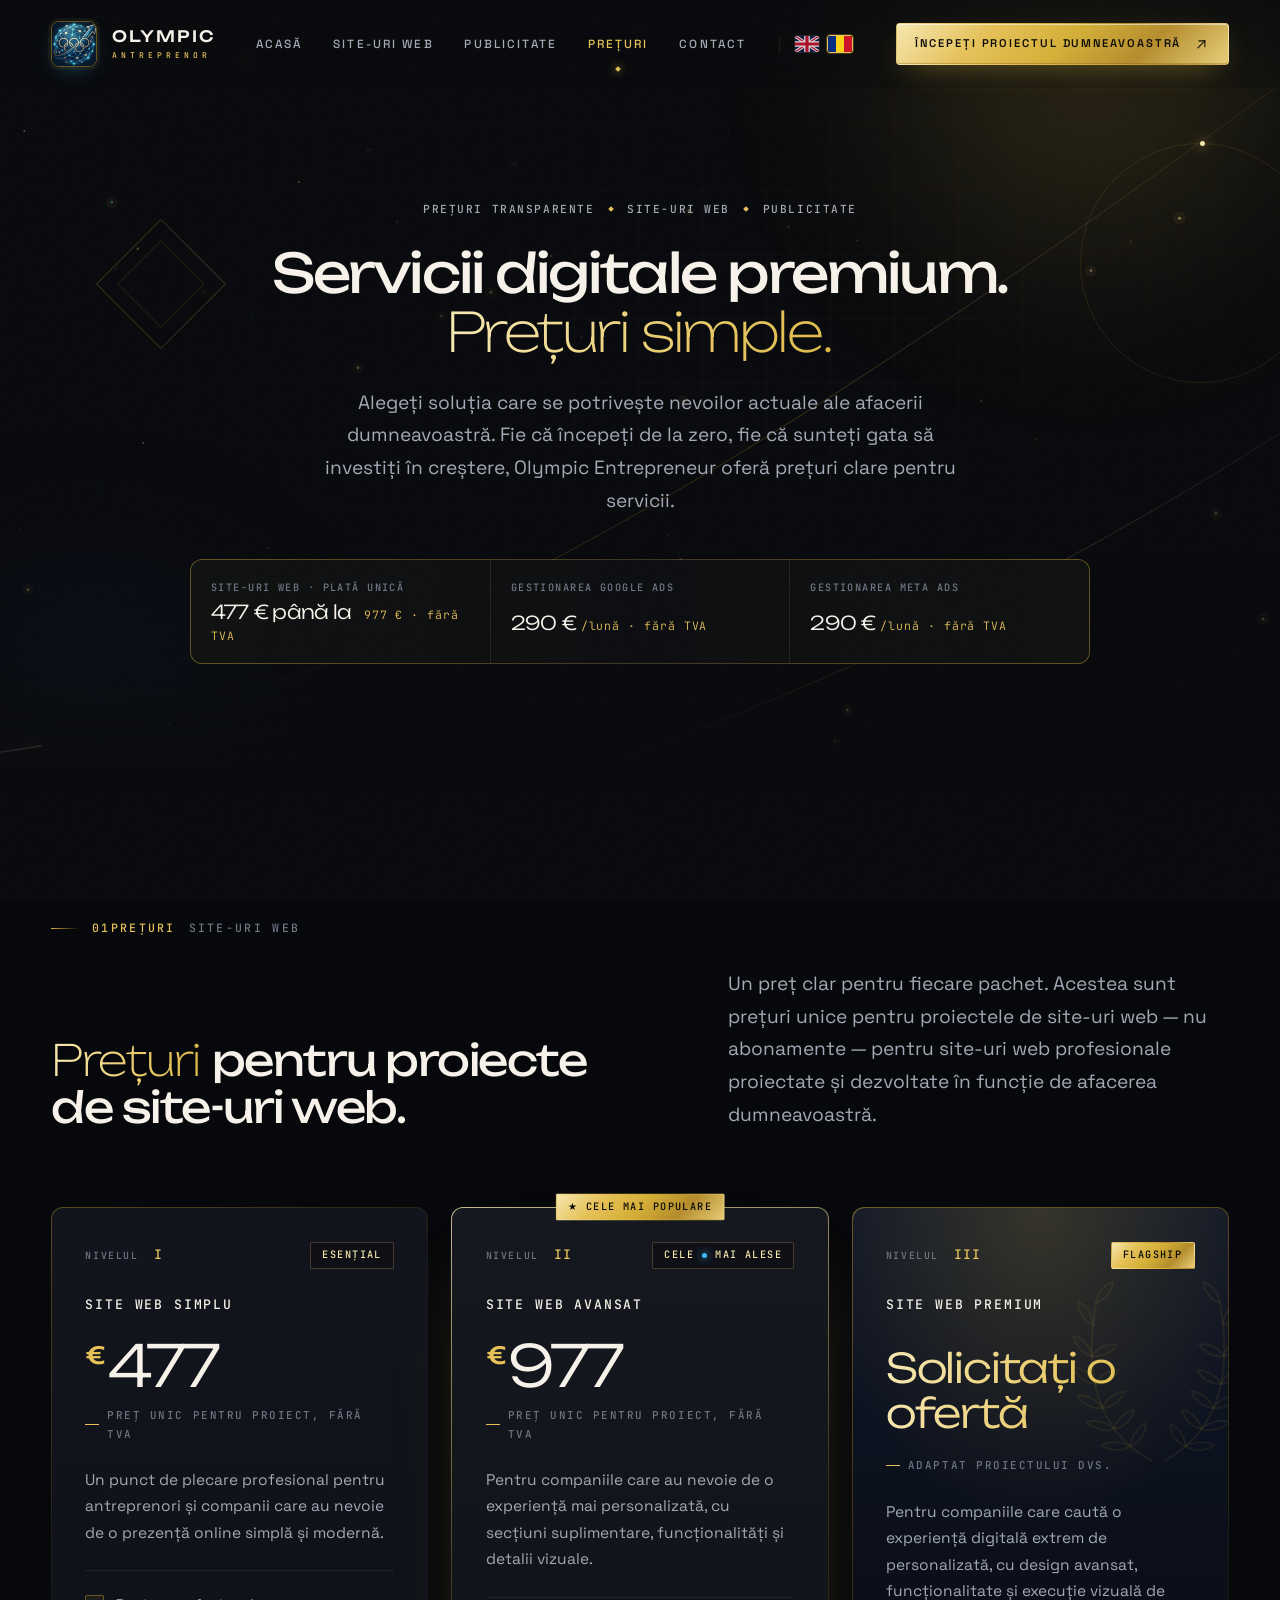
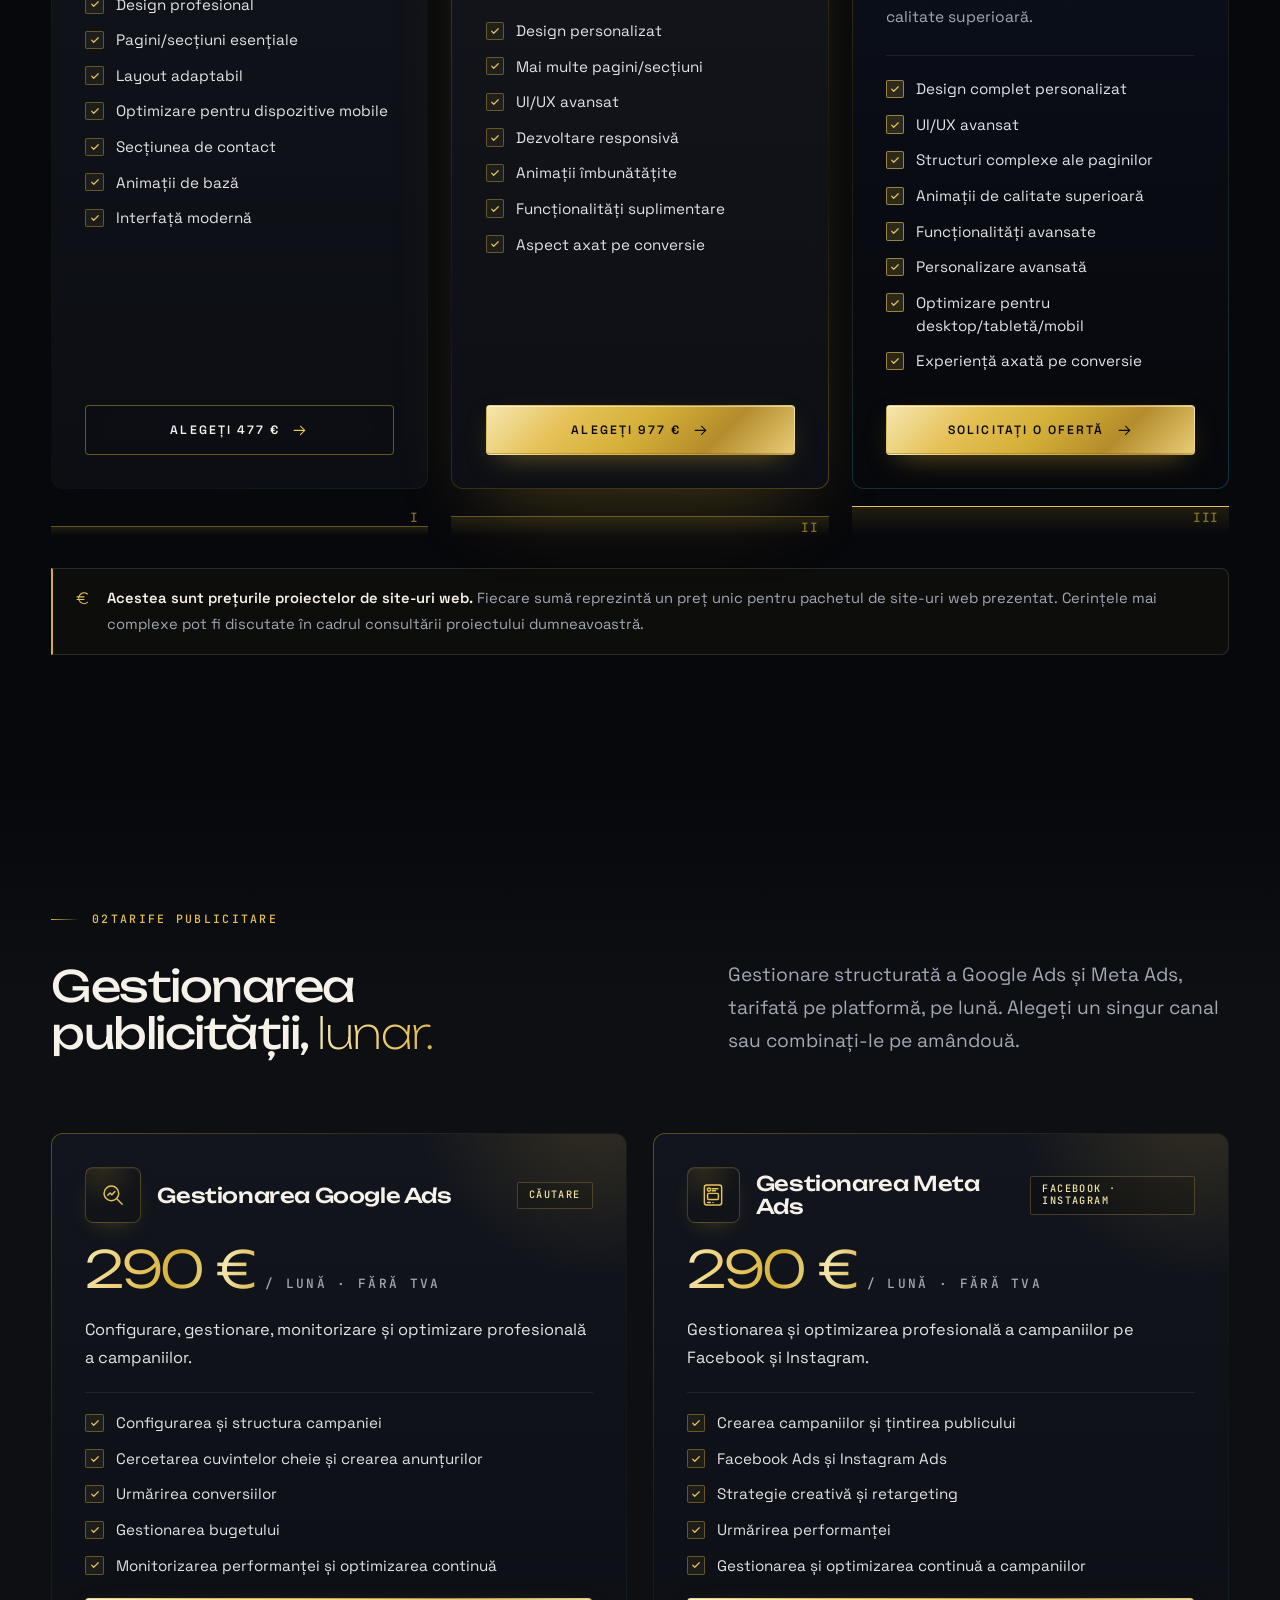
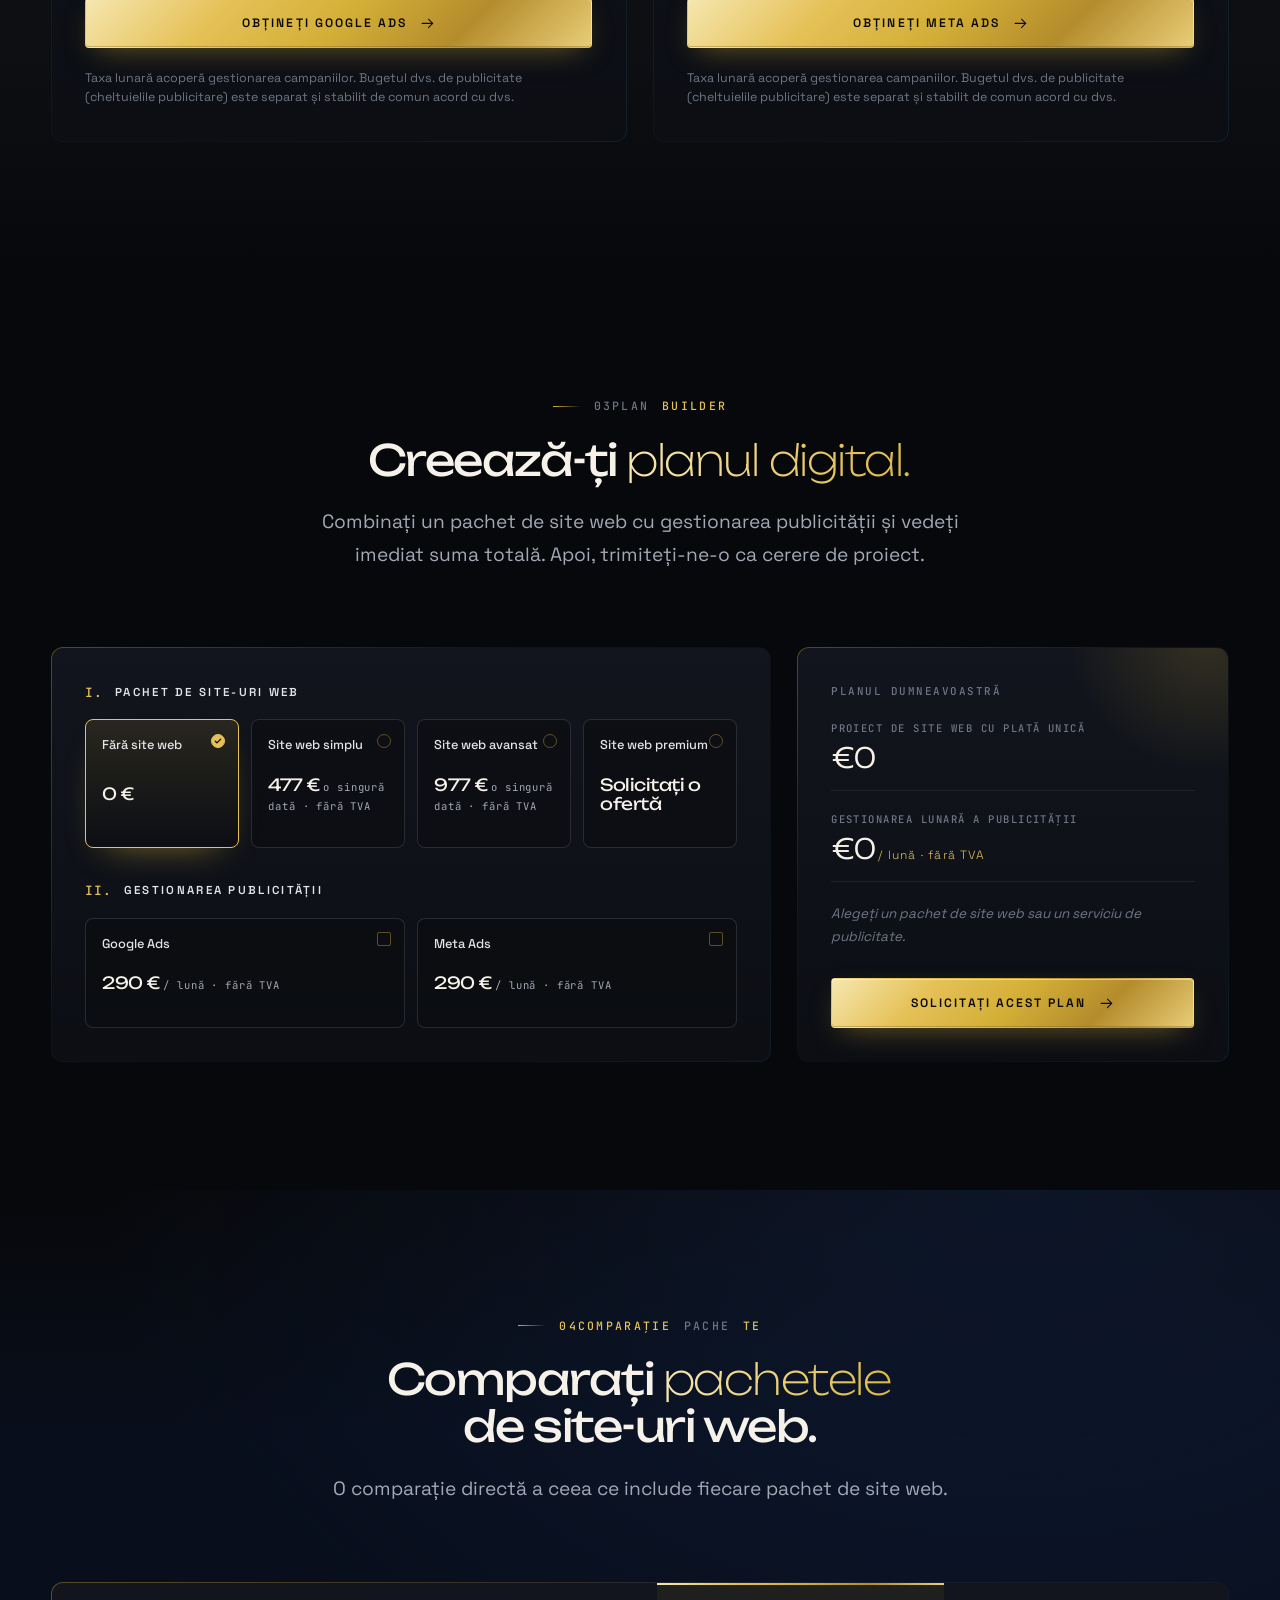
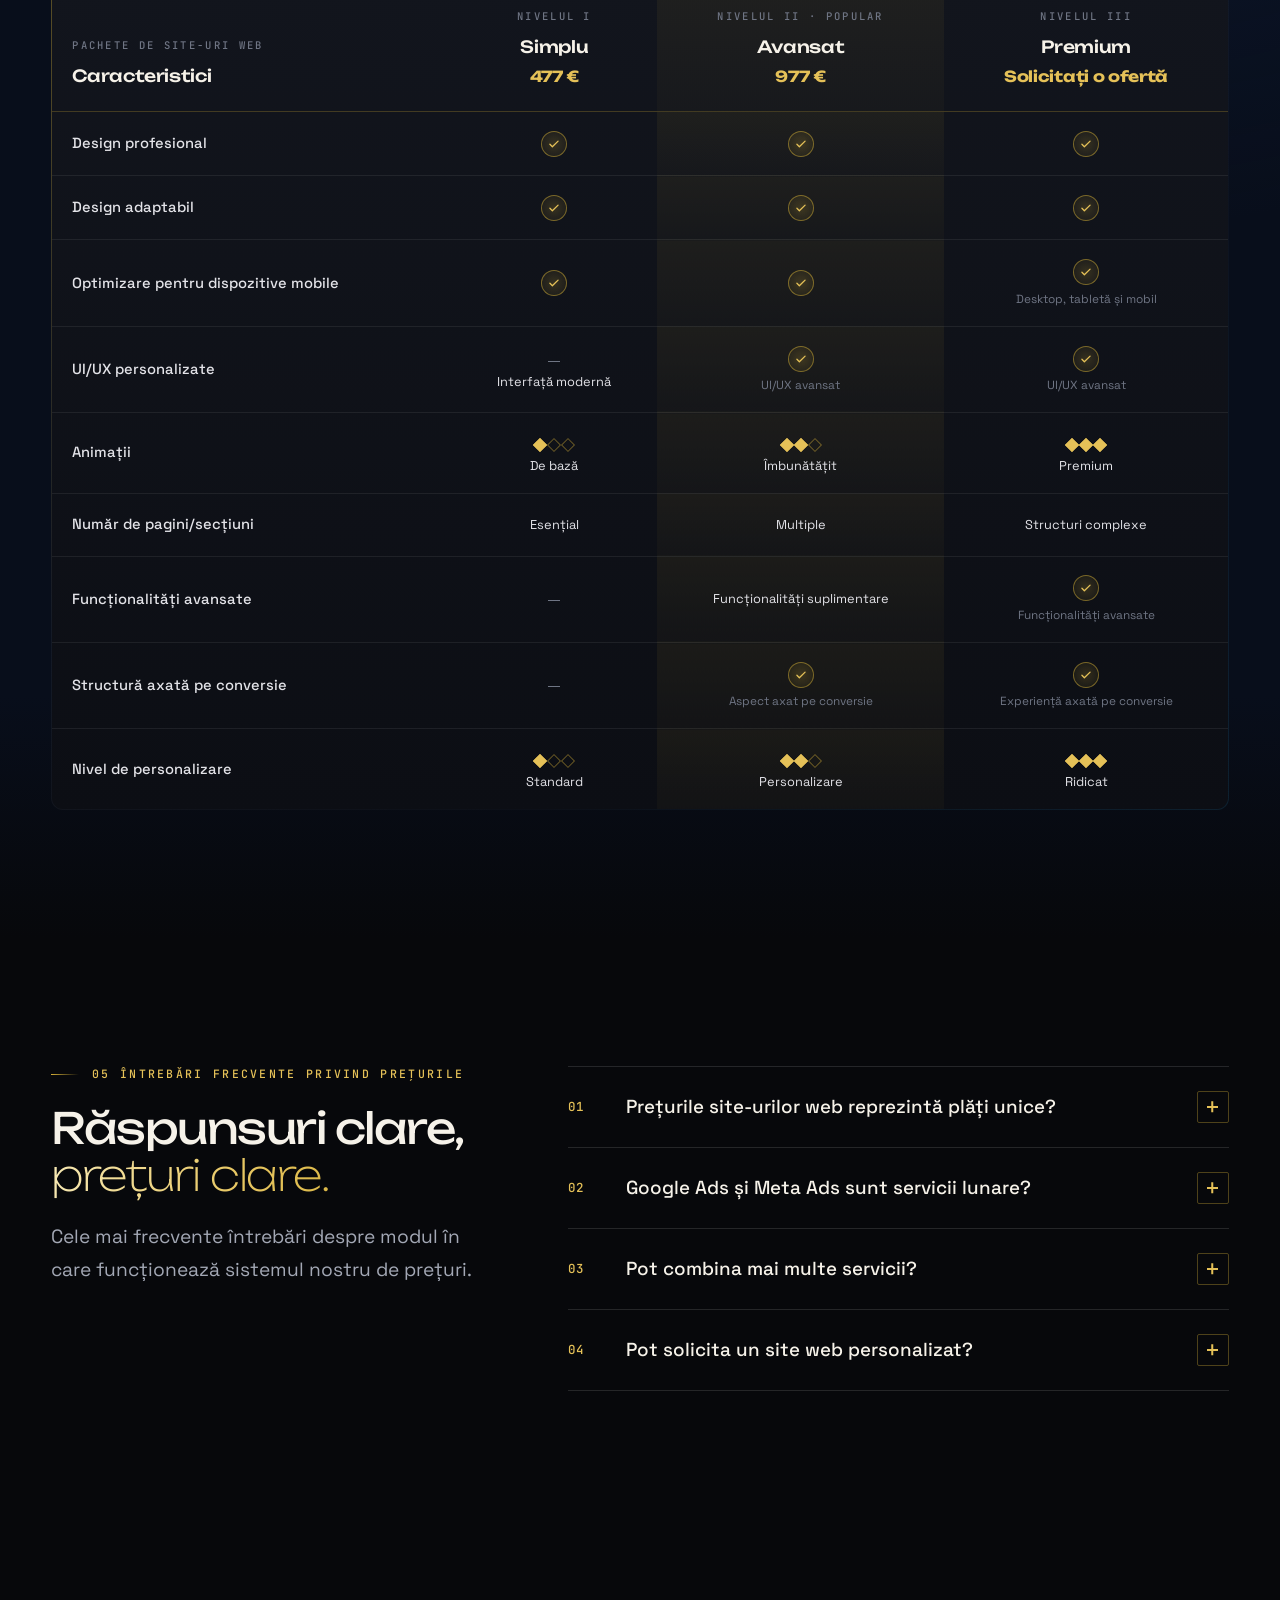
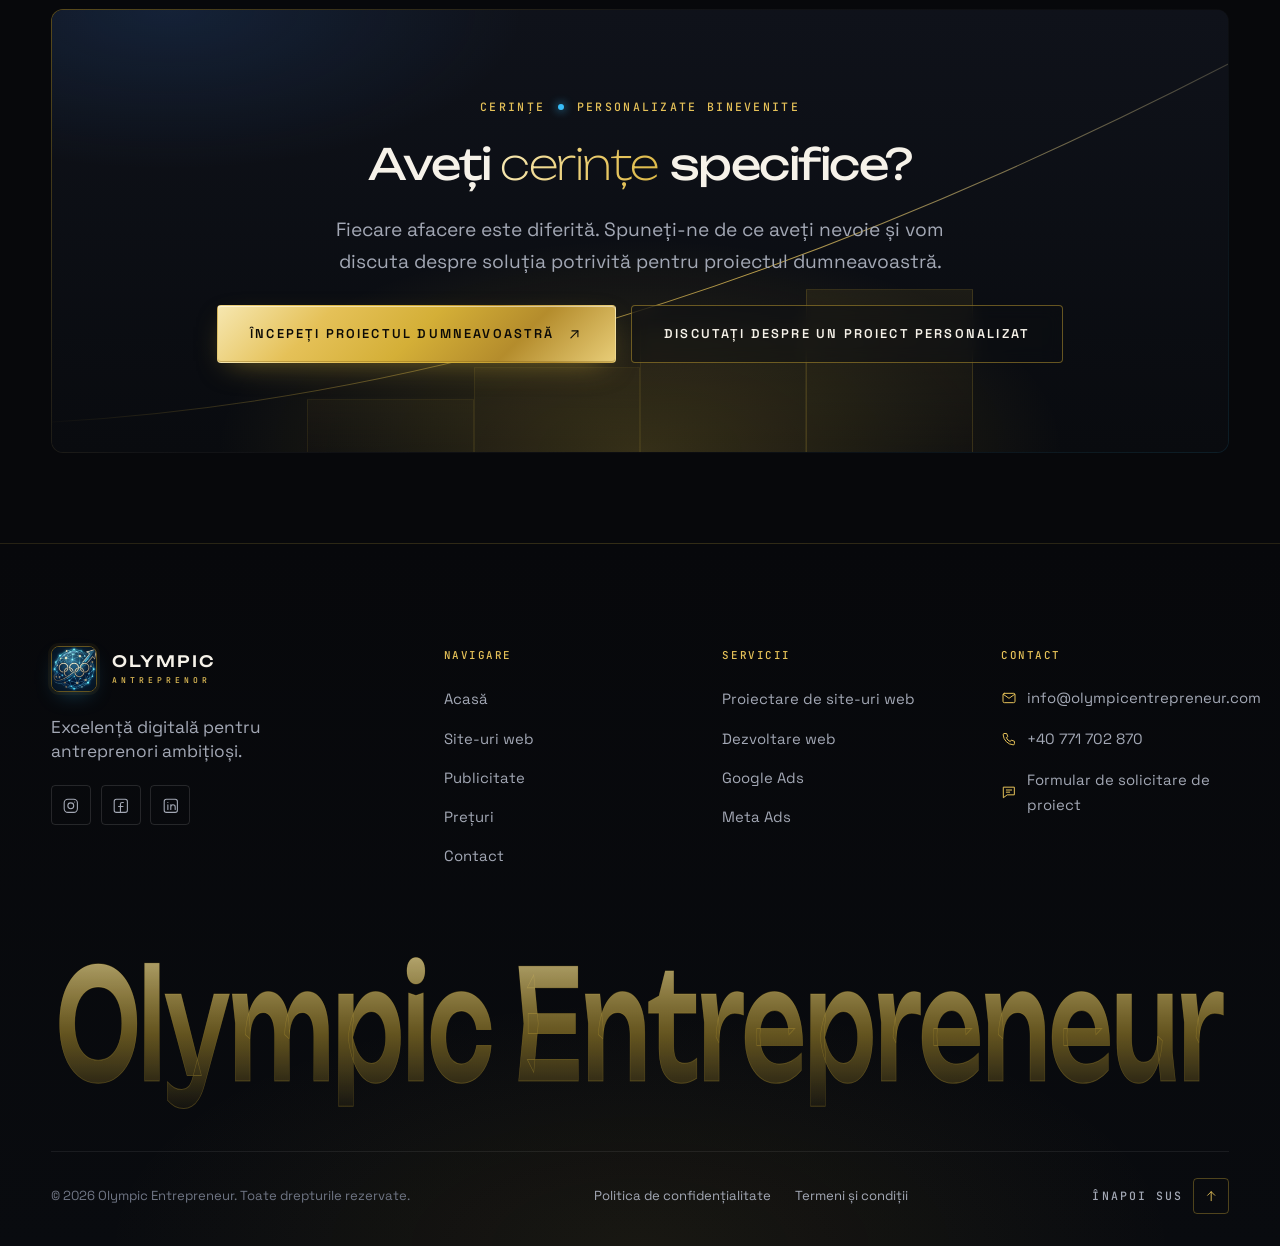
<file: ro/pricing.html>
<!DOCTYPE html>
<html lang="ro">
<head>
  <meta charset="utf-8">
  <meta name="viewport" content="width=device-width, initial-scale=1">
  <title>Tarife — Pachete pentru site-uri web și gestionarea anunțurilor | Olympic Entrepreneur</title>
  <meta name="description" content="Tarife simple și transparente. Pachete de site-uri web: Simple – 477 €, Advanced – 977 € (fără TVA), Premium – la cerere (prețuri unice pentru proiect). Gestionarea campaniilor Google Ads și Meta Ads: 290 € pe lună pentru fiecare, fără TVA.">
  <meta name="theme-color" content="#07080b">
  <meta property="og:type" content="website">
  <meta property="og:site_name" content="Olympic Entrepreneur">
  <meta property="og:title" content="Prețuri — Olympic Entrepreneur">
  <meta property="og:description" content="Servicii digitale premium. Tarife simple. Site-uri web începând de la 477 € fără TVA, gestionarea campaniilor publicitare Google și Meta la 290 € pe lună, fără TVA.">
  <meta property="og:image" content="assets/img/logo.jpg">
  <link rel="icon" type="image/png" href="../assets/img/favicon.png">
  <link rel="apple-touch-icon" href="../assets/img/apple-touch-icon.png">
  <link rel="preconnect" href="https://fonts.googleapis.com">
  <link rel="preconnect" href="https://fonts.gstatic.com" crossorigin>
  <link href="https://fonts.googleapis.com/css2?family=Unbounded:wght@200..700&family=Space+Grotesk:wght@300..700&family=JetBrains+Mono:wght@400;500;600&display=swap" rel="stylesheet">
  <link rel="stylesheet" href="../assets/css/styles.css">
  <script>document.documentElement.classList.add('js');setTimeout(function(){if(!window.OE_READY)document.documentElement.classList.remove('js');},2500);</script>
  <script type="application/ld+json">
  {
    "@context": "https://schema.org",
    "@type": "OfferCatalog",
    "name": "Olympic Entrepreneur pricing",
    "itemListElement": [
      { "@type": "Offer", "name": "Simple Website", "description": "One-time website project price", "price": "477", "priceCurrency": "EUR" },
      { "@type": "Offer", "name": "Advanced Website", "description": "One-time website project price", "price": "977", "priceCurrency": "EUR" },
      { "@type": "Offer", "name": "Premium Website", "description": "Price on request" },
      { "@type": "Offer", "name": "Google Ads Management", "price": "290", "priceCurrency": "EUR", "priceSpecification": { "@type": "UnitPriceSpecification", "price": "290", "priceCurrency": "EUR", "unitText": "MONTH" } },
      { "@type": "Offer", "name": "Meta Ads Management", "price": "290", "priceCurrency": "EUR", "priceSpecification": { "@type": "UnitPriceSpecification", "price": "290", "priceCurrency": "EUR", "unitText": "MONTH" } }
    ]
  }
  </script>
  <link rel="canonical" href="https://olympicentrepreneur.com/ro/pricing.html">
  <link rel="alternate" hreflang="en" href="https://olympicentrepreneur.com/pricing.html">
  <link rel="alternate" hreflang="ro" href="https://olympicentrepreneur.com/ro/pricing.html">
  <link rel="alternate" hreflang="x-default" href="https://olympicentrepreneur.com/pricing.html">
</head>
<body>
<script src="../assets/js/icons.js"></script>
<a class="skip-link" href="#main">Skip to content</a>

<!-- ============================ NAVIGATION ============================ -->
<header class="nav" data-nav>
  <div class="container nav__inner">
    <a class="brand" href="index.html" aria-label="Olympic Entrepreneur — Home">
      <span class="brand__mark"><img src="../assets/img/logo.jpg" alt="" width="46" height="46"></span>
      <span class="brand__type"><span class="brand__top">Olympic</span><span class="brand__bottom">Antreprenor</span></span>
    </a>
    <nav class="nav__links" aria-label="Primary">
      <a class="nav__link" href="index.html">Acasă</a>
      <a class="nav__link" href="websites.html">Site-uri web</a>
      <a class="nav__link" href="advertising.html">Publicitate</a>
      <a class="nav__link" href="pricing.html" aria-current="page">Prețuri</a>
      <a class="nav__link" href="contact.html">Contact</a>
      <div class="nav__lang" role="group" aria-label="Language / Limbă">
        <a class="lang-flag" href="../pricing.html" hreflang="en" lang="en" aria-label="English"><svg viewBox="0 0 60 40" xmlns="http://www.w3.org/2000/svg" aria-hidden="true" focusable="false"><rect width="60" height="40" fill="#0a1a4d"/><path d="M0,0 L60,40 M60,0 L0,40" stroke="#fff" stroke-width="8"/><path d="M0,0 L60,40 M60,0 L0,40" stroke="#c8102e" stroke-width="3.4"/><path d="M30,0 V40 M0,20 H60" stroke="#fff" stroke-width="14"/><path d="M30,0 V40 M0,20 H60" stroke="#c8102e" stroke-width="8"/></svg></a>
        <a class="lang-flag is-active" href="pricing.html" hreflang="ro" lang="ro" aria-current="true" aria-label="Română (curentă)"><svg viewBox="0 0 60 40" xmlns="http://www.w3.org/2000/svg" aria-hidden="true" focusable="false"><rect width="20" height="40" fill="#002b7f"/><rect x="20" width="20" height="40" fill="#fcd116"/><rect x="40" width="20" height="40" fill="#ce1126"/></svg></a>
      </div>
    </nav>
    <div class="nav__actions">
      <a class="btn btn--gold btn--sm" href="contact.html">Începeți proiectul dumneavoastră <svg class="icon"><use href="#i-arrow-ur"/></svg></a>
<div class="nav__lang nav__lang--top" role="group" aria-label="Language / Limbă">
        <a class="lang-flag" href="../pricing.html" hreflang="en" lang="en" aria-label="English"><svg viewBox="0 0 60 40" xmlns="http://www.w3.org/2000/svg" aria-hidden="true" focusable="false"><rect width="60" height="40" fill="#0a1a4d"/><path d="M0,0 L60,40 M60,0 L0,40" stroke="#fff" stroke-width="8"/><path d="M0,0 L60,40 M60,0 L0,40" stroke="#c8102e" stroke-width="3.4"/><path d="M30,0 V40 M0,20 H60" stroke="#fff" stroke-width="14"/><path d="M30,0 V40 M0,20 H60" stroke="#c8102e" stroke-width="8"/></svg></a>
        <a class="lang-flag is-active" href="pricing.html" hreflang="ro" lang="ro" aria-current="true" aria-label="Română (curentă)"><svg viewBox="0 0 60 40" xmlns="http://www.w3.org/2000/svg" aria-hidden="true" focusable="false"><rect width="20" height="40" fill="#002b7f"/><rect x="20" width="20" height="40" fill="#fcd116"/><rect x="40" width="20" height="40" fill="#ce1126"/></svg></a>
      </div>
      <button class="burger" type="button" aria-label="Open menu" aria-expanded="false" aria-controls="menu" data-burger><span></span><span></span><span></span></button>
    </div>
  </div>
  <span class="nav__progress" data-progress></span>
</header>

<div class="menu" id="menu" data-menu>
  <nav aria-label="Mobile">
    <ul class="menu__list">
      <li><a class="menu__link" style="--i:0" href="index.html"><small>01</small>Acasă</a></li>
      <li><a class="menu__link" style="--i:1" href="websites.html"><small>02</small>Site-uri web</a></li>
      <li><a class="menu__link" style="--i:2" href="advertising.html"><small>03</small>Publicitate</a></li>
      <li><a class="menu__link" style="--i:3" href="pricing.html" aria-current="page"><small>04</small>Prețuri</a></li>
      <li><a class="menu__link" style="--i:4" href="contact.html"><small>05</small>Contact</a></li>
    </ul>
  </nav>
  <div class="menu__foot">
    <a class="btn btn--gold btn--lg btn--block" href="contact.html">Începeți-vă proiectul <svg class="icon"><use href="#i-arrow-ur"/></svg></a>
    <p class="menu__meta"><span>Excelență digitală pentru antreprenori ambițioși.</span></p>
    <div class="menu__lang" role="group" aria-label="Language / Limbă">
      <a class="lang-flag" href="../pricing.html" hreflang="en" lang="en" aria-label="English"><svg viewBox="0 0 60 40" xmlns="http://www.w3.org/2000/svg" aria-hidden="true" focusable="false"><rect width="60" height="40" fill="#0a1a4d"/><path d="M0,0 L60,40 M60,0 L0,40" stroke="#fff" stroke-width="8"/><path d="M0,0 L60,40 M60,0 L0,40" stroke="#c8102e" stroke-width="3.4"/><path d="M30,0 V40 M0,20 H60" stroke="#fff" stroke-width="14"/><path d="M30,0 V40 M0,20 H60" stroke="#c8102e" stroke-width="8"/></svg></a>
      <a class="lang-flag is-active" href="pricing.html" hreflang="ro" lang="ro" aria-label="Română (curentă)"><svg viewBox="0 0 60 40" xmlns="http://www.w3.org/2000/svg" aria-hidden="true" focusable="false"><rect width="20" height="40" fill="#002b7f"/><rect x="20" width="20" height="40" fill="#fcd116"/><rect x="40" width="20" height="40" fill="#ce1126"/></svg></a>
    </div>
  </div>
</div>

<main id="main">

  <!-- ============================ HERO ============================ -->
  <section class="phero phero--center" aria-labelledby="page-title">
    <div class="fx" aria-hidden="true">
      <div class="fx-grid"></div>
      <div class="fx-light fx-light--a"></div>
      <div class="fx-light fx-light--b"></div>
      <svg class="fx-arcs" viewBox="0 0 1440 900" preserveAspectRatio="xMidYMid slice">
        <defs>
          <linearGradient id="arcGrad" x1="0" y1="1" x2="1" y2="0">
            <stop offset="0" stop-color="#d4af37" stop-opacity="0"/>
            <stop offset=".55" stop-color="#d4af37" stop-opacity=".5"/>
            <stop offset="1" stop-color="#f3e5ab" stop-opacity=".08"/>
          </linearGradient>
        </defs>
        <path class="arc" d="M-80 860C380 820 820 560 1520 40"/>
        <path class="arc" d="M200 980C640 920 1100 720 1520 440"/>
        <path class="comet" pathLength="1" d="M-80 860C380 820 820 560 1520 40"/>
        <path class="comet comet--2" pathLength="1" d="M200 980C640 920 1100 720 1520 440"/>
      </svg>
      <canvas class="fx-particles" data-particles></canvas>
      <div class="fx-shape fx-shape--diamond" style="left:9%;top:30%"></div>
      <div class="fx-shape fx-shape--orbit" style="right:-40px;top:18%"></div>
      <div class="fx-vignette"></div>
    </div>

    <div class="container phero__grid">
      <div class="phero__copy">
        <p class="phero__crumbs fade-up" style="--d:.1s">Prețuri transparente <i></i> Site-uri web <i></i> Publicitate</p>
        <h1 class="h1" id="page-title">
          <span class="ln fade-up" style="--d:.2s">Servicii digitale premium.</span>
          <span class="ln fade-up" style="--d:.32s"><em>Prețuri simple.</em></span>
        </h1>
        <p class="lead fade-up" style="--d:.5s">Alegeți soluția care se potrivește nevoilor actuale ale afacerii dumneavoastră. Fie că începeți de la zero, fie că sunteți gata să investiți în creștere, Olympic Entrepreneur oferă prețuri clare pentru servicii.</p>
        <nav class="index-strip fade-up" style="--d:.65s" aria-label="Pricing sections">
          <a href="#websites"><span>Site-uri web · plată unică</span><b>477 € până la<small> 977 € · fără TVA</small></b></a>
          <a href="#advertising"><span>Gestionarea Google Ads</span><b>290 €<small>/lună · fără TVA</small></b></a>
          <a href="#advertising"><span>Gestionarea Meta Ads</span><b>290 €<small>/lună · fără TVA</small></b></a>
        </nav>
      </div>
    </div>
  </section>

  <!-- ============================ WEBSITE PRICING ============================ -->
  <section class="section" id="websites" aria-labelledby="web-title">
    <div class="container">
      <header class="shead shead--split">
        <p class="eyebrow" data-reveal>01Prețuri <span class="eyebrow__num">site-uri web</span></p>
        <h2 class="h2" id="web-title" data-reveal style="--d:.08s"><em>Prețuri</em> pentru proiecte de site-uri web.</h2>
        <p class="lead" data-reveal style="--d:.16s">Un preț clar pentru fiecare pachet. Acestea sunt prețuri unice pentru proiectele de site-uri web — nu abonamente — pentru site-uri web profesionale proiectate și dezvoltate în funcție de afacerea dumneavoastră.</p>
      </header>

      <div class="tiers">
        <article class="tier panel spot" data-reveal>
          <div class="tier__head"><span class="tier__rank"><span>Nivelul</span> I</span><span class="chip">Esențial</span></div>
          <h3 class="tier__name">Site web simplu</h3>
          <p class="tier__price"><span class="cur">€</span><span class="amt">477</span></p>
          <p class="tier__note">Preț unic pentru proiect, fără TVA</p>
          <p class="tier__desc">Un punct de plecare profesional pentru antreprenori și companii care au nevoie de o prezență online simplă și modernă.</p>
          <ul class="ticks">
            <li>Design profesional</li>
            <li>Pagini/secțiuni esențiale</li>
            <li>Layout adaptabil</li>
            <li>Optimizare pentru dispozitive mobile</li>
            <li>Secțiunea de contact</li>
            <li>Animații de bază</li>
            <li>Interfață modernă</li>
          </ul>
          <a class="btn btn--ghost btn--block" href="contact.html?service=simple">Alegeți 477 € <svg class="icon"><use href="#i-arrow-r"/></svg></a>
        </article>

        <article class="tier tier--popular" data-reveal style="--d:.1s">
          <span class="tier__badge chip chip--gold">★ Cele mai populare</span>
          <div class="tier__head"><span class="tier__rank"><span>Nivelul</span> II</span><span class="chip">Cele <i></i>mai alese</span></div>
          <h3 class="tier__name">Site web avansat</h3>
          <p class="tier__price"><span class="cur">€</span><span class="amt">977</span></p>
          <p class="tier__note">Preț unic pentru proiect, fără TVA</p>
          <p class="tier__desc">Pentru companiile care au nevoie de o experiență mai personalizată, cu secțiuni suplimentare, funcționalități și detalii vizuale.</p>
          <ul class="ticks">
            <li>Design personalizat</li>
            <li>Mai multe pagini/secțiuni</li>
            <li>UI/UX avansat</li>
            <li>Dezvoltare responsivă</li>
            <li>Animații îmbunătățite</li>
            <li>Funcționalități suplimentare</li>
            <li>Aspect axat pe conversie</li>
          </ul>
          <a class="btn btn--gold btn--block" href="contact.html?service=advanced">Alegeți 977 € <svg class="icon"><use href="#i-arrow-r"/></svg></a>
        </article>

        <article class="tier tier--premium" data-reveal style="--d:.2s">
          <span class="orbit-border" aria-hidden="true"></span>
          <svg class="icon laurel-bg" aria-hidden="true"><use href="#i-laurel"/></svg>
          <div class="tier__head"><span class="tier__rank"><span>Nivelul</span> III</span><span class="chip chip--gold">Flagship</span></div>
          <h3 class="tier__name">Site web premium</h3>
          <p class="tier__price"><span class="amt amt--quote">Solicitați o ofertă</span></p>
          <p class="tier__note">Adaptat proiectului dvs.</p>
          <p class="tier__desc">Pentru companiile care caută o experiență digitală extrem de personalizată, cu design avansat, funcționalitate și execuție vizuală de calitate superioară.</p>
          <ul class="ticks">
            <li>Design complet personalizat</li>
            <li>UI/UX avansat</li>
            <li>Structuri complexe ale paginilor</li>
            <li>Animații de calitate superioară</li>
            <li>Funcționalități avansate</li>
            <li>Personalizare avansată</li>
            <li>Optimizare pentru desktop/tabletă/mobil</li>
            <li>Experiență axată pe conversie</li>
          </ul>
          <a class="btn btn--gold btn--block" href="contact.html?service=premium">Solicitați o ofertă <svg class="icon"><use href="#i-arrow-r"/></svg></a>
        </article>

        <div class="tiers__podium" aria-hidden="true"><i data-n="I"></i><i data-n="II"></i><i data-n="III"></i></div>
      </div>

      <p class="price-note" data-reveal><svg class="icon"><use href="#i-euro"/></svg><span><b>Acestea sunt prețurile proiectelor de site-uri web.</b> Fiecare sumă reprezintă un preț unic pentru pachetul de site-uri web prezentat. Cerințele mai complexe pot fi discutate în cadrul consultării proiectului dumneavoastră.</span></p>
    </div>
  </section>

  <!-- ============================ ADVERTISING PRICING ============================ -->
  <section class="section zone-charcoal" id="advertising" aria-labelledby="ads-title">
    <div class="container">
      <header class="shead shead--split">
        <p class="eyebrow" data-reveal>02Tarife publicitare</p>
        <h2 class="h2" id="ads-title" data-reveal style="--d:.08s">Gestionarea publicității, <em>lunar.</em></h2>
        <p class="lead" data-reveal style="--d:.16s">Gestionare structurată a Google Ads și Meta Ads, tarifată pe platformă, pe lună. Alegeți un singur canal sau combinați-le pe amândouă.</p>
      </header>

      <div class="plans-2">
        <article class="plan panel spot" data-reveal>
          <span class="plan__glow" aria-hidden="true"></span>
          <div class="plan__top"><div class="plan__name"><span class="icon-plate"><svg class="icon"><use href="#i-search-ads"/></svg></span><h3>Gestionarea Google Ads</h3></div><span class="chip">Căutare</span></div>
          <p class="plan__price"><span class="amt">290 €</span><span class="per">/ lună · fără TVA</span></p>
          <p class="plan__desc">Configurare, gestionare, monitorizare și optimizare profesională a campaniilor.</p>
          <ul class="ticks">
            <li>Configurarea și structura campaniei</li>
            <li>Cercetarea cuvintelor cheie și crearea anunțurilor</li>
            <li>Urmărirea conversiilor</li>
            <li>Gestionarea bugetului</li>
            <li>Monitorizarea performanței și optimizarea continuă</li>
          </ul>
          <a class="btn btn--gold btn--block" href="contact.html?service=google">Obțineți Google Ads <svg class="icon"><use href="#i-arrow-r"/></svg></a>
          <p class="plan__fine">Taxa lunară acoperă gestionarea campaniilor. Bugetul dvs. de publicitate (cheltuielile publicitare) este separat și stabilit de comun acord cu dvs.</p>
        </article>
        <article class="plan panel spot" data-reveal style="--d:.1s">
          <span class="plan__glow" aria-hidden="true"></span>
          <div class="plan__top"><div class="plan__name"><span class="icon-plate"><svg class="icon"><use href="#i-social"/></svg></span><h3>Gestionarea Meta Ads</h3></div><span class="chip">Facebook · Instagram</span></div>
          <p class="plan__price"><span class="amt">290 €</span><span class="per">/ lună · fără TVA</span></p>
          <p class="plan__desc">Gestionarea și optimizarea profesională a campaniilor pe Facebook și Instagram.</p>
          <ul class="ticks">
            <li>Crearea campaniilor și țintirea publicului</li>
            <li>Facebook Ads și Instagram Ads</li>
            <li>Strategie creativă și retargeting</li>
            <li>Urmărirea performanței</li>
            <li>Gestionarea și optimizarea continuă a campaniilor</li>
          </ul>
          <a class="btn btn--gold btn--block" href="contact.html?service=meta">Obțineți Meta Ads <svg class="icon"><use href="#i-arrow-r"/></svg></a>
          <p class="plan__fine">Taxa lunară acoperă gestionarea campaniilor. Bugetul dvs. de publicitate (cheltuielile publicitare) este separat și stabilit de comun acord cu dvs.</p>
        </article>
      </div>
    </div>
  </section>

  <!-- ============================ PLAN BUILDER ============================ -->
  <section class="section" id="builder" aria-labelledby="builder-title">
    <div class="container">
      <header class="shead shead--center">
        <p class="eyebrow" data-reveal><span class="eyebrow__num">03Plan</span> Builder</p>
        <h2 class="h2" id="builder-title" data-reveal style="--d:.08s">Creează-ți <em>planul digital.</em></h2>
        <p class="lead" data-reveal style="--d:.16s">Combinați un pachet de site web cu gestionarea publicității și vedeți imediat suma totală. Apoi, trimiteți-ne-o ca cerere de proiect.</p>
      </header>

      <form class="builder" data-builder data-reveal onsubmit="return false">
        <div class="builder__opts panel">
          <fieldset class="builder__step">
            <legend><b>i.</b> Pachet de site-uri web</legend>
            <div class="opts">
              <div class="opt"><input type="radio" name="web" id="bw0" value="0" data-label="No website" data-key="" checked><label for="bw0"><span>Fără site web</span><b>0 €</b></label></div>
              <div class="opt"><input type="radio" name="web" id="bw1" value="477" data-label="Simple Website" data-key="simple"><label for="bw1"><span>Site web simplu</span><b>477 € <small>o singură dată · fără TVA</small></b></label></div>
              <div class="opt"><input type="radio" name="web" id="bw2" value="977" data-label="Advanced Website" data-key="advanced"><label for="bw2"><span>Site web avansat</span><b>977 € <small>o singură dată · fără TVA</small></b></label></div>
              <div class="opt"><input type="radio" name="web" id="bw3" value="0" data-quote="1" data-label="Premium Website" data-key="premium"><label for="bw3"><span>Site web premium</span><b>Solicitați o ofertă</b></label></div>
            </div>
          </fieldset>
          <fieldset class="builder__step">
            <legend><b>ii.</b> Gestionarea publicității</legend>
            <div class="opts opts--2">
              <div class="opt"><input type="checkbox" name="ads" id="ba1" value="290" data-label="Google Ads Management" data-key="google"><label for="ba1"><span>Google Ads</span><b>290 € <small>/ lună · fără TVA</small></b></label></div>
              <div class="opt"><input type="checkbox" name="ads" id="ba2" value="290" data-label="Meta Ads Management" data-key="meta"><label for="ba2"><span>Meta Ads</span><b>290 € <small>/ lună · fără TVA</small></b></label></div>
            </div>
          </fieldset>
        </div>
        <aside class="builder__sum panel" aria-live="polite">
          <span class="plan__glow" aria-hidden="true"></span>
          <p class="label">Planul dumneavoastră</p>
          <div class="sum__row"><span>Proiect de site web cu plată unică</span><b data-sum-one data-prefix="€">0 €</b></div>
          <div class="sum__row"><span>Gestionarea lunară a publicității</span><b><span data-sum-month data-prefix="€">0 €</span><small> / lună · fără TVA</small></b></div>
          <ul class="sum__list" data-sum-list></ul>
          <a class="btn btn--gold btn--block" data-sum-cta href="contact.html">Solicitați acest plan <svg class="icon"><use href="#i-arrow-r"/></svg></a>
        </aside>
      </form>
    </div>
  </section>

  <!-- ============================ COMPARISON ============================ -->
  <section class="section zone-navy" id="compare" aria-labelledby="compare-title">
    <div class="container">
      <header class="shead shead--center">
        <p class="eyebrow" data-reveal>04Comparație <span class="eyebrow__num">pache</span>te</p>
        <h2 class="h2" id="compare-title" data-reveal style="--d:.08s">Comparați <em>pachetele</em> de site-uri web.</h2>
        <p class="lead" data-reveal style="--d:.16s">O comparație directă a ceea ce include fiecare pachet de site web.</p>
      </header>

      <div class="compare panel" data-reveal>
        <table class="cmp">
          <caption class="sr-only">Comparație între pachetele de site-uri web „Simple”, „Advanced” și „Premium”</caption>
          <thead>
            <tr>
              <th scope="col"><span>Pachete de site-uri web</span><b>Caracteristici</b></th>
              <th scope="col"><span>Nivelul I</span><b>Simplu</b><em>477 €</em></th>
              <th scope="col" class="col-feat"><span>Nivelul II · Popular</span><b>Avansat</b><em>977 €</em></th>
              <th scope="col"><span>Nivelul III</span><b>Premium</b><em>Solicitați o ofertă</em></th>
            </tr>
          </thead>
          <tbody>
            <tr>
              <th scope="row">Design profesional</th>
              <td><span class="yes"><svg class="icon" aria-hidden="true"><use href="#i-check"/></svg><span class="sr-only">Inclus</span></span></td>
              <td class="col-feat"><span class="yes"><svg class="icon" aria-hidden="true"><use href="#i-check"/></svg><span class="sr-only">Inclus</span></span></td>
              <td><span class="yes"><svg class="icon" aria-hidden="true"><use href="#i-check"/></svg><span class="sr-only">Inclus</span></span></td>
            </tr>
            <tr>
              <th scope="row">Design adaptabil</th>
              <td><span class="yes"><svg class="icon" aria-hidden="true"><use href="#i-check"/></svg><span class="sr-only">Inclus</span></span></td>
              <td class="col-feat"><span class="yes"><svg class="icon" aria-hidden="true"><use href="#i-check"/></svg><span class="sr-only">Inclus</span></span></td>
              <td><span class="yes"><svg class="icon" aria-hidden="true"><use href="#i-check"/></svg><span class="sr-only">Inclus</span></span></td>
            </tr>
            <tr>
              <th scope="row">Optimizare pentru dispozitive mobile</th>
              <td><span class="yes"><svg class="icon" aria-hidden="true"><use href="#i-check"/></svg><span class="sr-only">Inclus</span></span></td>
              <td class="col-feat"><span class="yes"><svg class="icon" aria-hidden="true"><use href="#i-check"/></svg><span class="sr-only">Inclus</span></span></td>
              <td><span class="yes"><svg class="icon" aria-hidden="true"><use href="#i-check"/></svg><span class="sr-only">Inclus</span></span><span class="val">Desktop, tabletă și mobil</span></td>
            </tr>
            <tr>
              <th scope="row">UI/UX personalizate</th>
              <td><span class="no" aria-hidden="true"></span><span class="val">Interfață modernă</span></td>
              <td class="col-feat"><span class="yes"><svg class="icon" aria-hidden="true"><use href="#i-check"/></svg><span class="sr-only">Inclus</span></span><span class="val">UI/UX avansat</span></td>
              <td><span class="yes"><svg class="icon" aria-hidden="true"><use href="#i-check"/></svg><span class="sr-only">Inclus</span></span><span class="val">UI/UX avansat</span></td>
            </tr>
            <tr>
              <th scope="row">Animații</th>
              <td><span class="lvl" aria-hidden="true"><i class="on"></i><i></i><i></i></span><span class="val">De bază</span></td>
              <td class="col-feat"><span class="lvl" aria-hidden="true"><i class="on"></i><i class="on"></i><i></i></span><span class="val">Îmbunătățit</span></td>
              <td><span class="lvl" aria-hidden="true"><i class="on"></i><i class="on"></i><i class="on"></i></span><span class="val">Premium</span></td>
            </tr>
            <tr>
              <th scope="row">Număr de pagini/secțiuni</th>
              <td><span class="val">Esențial</span></td>
              <td class="col-feat"><span class="val">Multiple</span></td>
              <td><span class="val">Structuri complexe</span></td>
            </tr>
            <tr>
              <th scope="row">Funcționalități avansate</th>
              <td><span class="no" aria-hidden="true"></span><span class="sr-only">Nu este inclus</span></td>
              <td class="col-feat"><span class="val">Funcționalități suplimentare</span></td>
              <td><span class="yes"><svg class="icon" aria-hidden="true"><use href="#i-check"/></svg><span class="sr-only">Inclus</span></span><span class="val">Funcționalități avansate</span></td>
            </tr>
            <tr>
              <th scope="row">Structură axată pe conversie</th>
              <td><span class="no" aria-hidden="true"></span><span class="sr-only">Nu este inclus</span></td>
              <td class="col-feat"><span class="yes"><svg class="icon" aria-hidden="true"><use href="#i-check"/></svg><span class="sr-only">Inclus</span></span><span class="val">Aspect axat pe conversie</span></td>
              <td><span class="yes"><svg class="icon" aria-hidden="true"><use href="#i-check"/></svg><span class="sr-only">Inclus</span></span><span class="val">Experiență axată pe conversie</span></td>
            </tr>
            <tr>
              <th scope="row">Nivel de personalizare</th>
              <td><span class="lvl" aria-hidden="true"><i class="on"></i><i></i><i></i></span><span class="val">Standard</span></td>
              <td class="col-feat"><span class="lvl" aria-hidden="true"><i class="on"></i><i class="on"></i><i></i></span><span class="val">Personalizare</span></td>
              <td><span class="lvl" aria-hidden="true"><i class="on"></i><i class="on"></i><i class="on"></i></span><span class="val">Ridicat</span></td>
            </tr>
          </tbody>
        </table>
      </div>
    </div>
  </section>

  <!-- ============================ FAQ ============================ -->
  <section class="section" aria-labelledby="faq-title">
    <div class="container faq-wrap">
      <header class="shead">
        <p class="eyebrow" data-reveal>05 Întrebări frecvente privind prețurile</p>
        <h2 class="h2" id="faq-title" data-reveal style="--d:.08s">Răspunsuri clare, <em>prețuri clare.</em></h2>
        <p class="lead" data-reveal style="--d:.16s">Cele mai frecvente întrebări despre modul în care funcționează sistemul nostru de prețuri.</p>
      </header>

      <div class="faq" data-faq data-reveal>
        <div class="faq__item">
          <h3 class="faq__q"><button type="button" aria-expanded="false" aria-controls="pf1" id="pf1-b"><span class="faq__idx">01</span><span>Prețurile site-urilor web reprezintă plăți unice?</span><span class="faq__icon" aria-hidden="true"></span></button></h3>
          <div class="faq__a" id="pf1" role="region" aria-labelledby="pf1-b"><div><p>Da. Prețurile afișate pentru site-uri web — <strong>477 €</strong> și <strong>977 €</strong>, ambele fără TVA — reprezintă prețul proiectului pentru pachetele „Simplu” și „Avansat”; pachetul „Premium” se oferă pe bază de ofertă. Acestea sunt prețuri unice pentru proiect, nu abonamente lunare.</p></div></div>
        </div>
        <div class="faq__item">
          <h3 class="faq__q"><button type="button" aria-expanded="false" aria-controls="pf2" id="pf2-b"><span class="faq__idx">02</span><span>Google Ads și Meta Ads sunt servicii lunare?</span><span class="faq__icon" aria-hidden="true"></span></button></h3>
          <div class="faq__a" id="pf2" role="region" aria-labelledby="pf2-b"><div><p>Da. Gestionarea Google Ads și gestionarea Meta Ads sunt servicii lunare, la un preț de <strong>290 € pe lună fiecare, fără TVA</strong>. Tariful acoperă gestionarea campaniilor; bugetul dvs. de publicitate (cheltuielile publicitare) este separat și stabilit de comun acord cu dvs.</p></div></div>
        </div>
        <div class="faq__item">
          <h3 class="faq__q"><button type="button" aria-expanded="false" aria-controls="pf3" id="pf3-b"><span class="faq__idx">03</span><span>Pot combina mai multe servicii?</span><span class="faq__icon" aria-hidden="true"></span></button></h3>
          <div class="faq__a" id="pf3" role="region" aria-labelledby="pf3-b"><div><p>Desigur. Puteți solicita mai multe servicii — de exemplu, un site web împreună cu Google Ads, Meta Ads sau ambele. Folosiți <a class="accent" href="#builder">configuratorul de planuri</a> sau spuneți-ne de ce aveți nevoie în formularul de contact, iar noi vom discuta cerințele dumneavoastră.</p></div></div>
        </div>
        <div class="faq__item">
          <h3 class="faq__q"><button type="button" aria-expanded="false" aria-controls="pf4" id="pf4-b"><span class="faq__idx">04</span><span>Pot solicita un site web personalizat?</span><span class="faq__icon" aria-hidden="true"></span></button></h3>
          <div class="faq__a" id="pf4" role="region" aria-labelledby="pf4-b"><div><p>Da. Dacă proiectul dumneavoastră necesită mai mult decât pachetele enumerate — de exemplu, funcționalități speciale sau o structură mai complexă — aceste cerințe pot fi discutate în cadrul consultării de proiect.</p></div></div>
        </div>
      </div>
    </div>
  </section>

  <!-- ============================ CTA ============================ -->
  <section class="section section--tight" aria-labelledby="cta-title">
    <div class="container">
      <div class="cta panel" data-reveal="scale">
        <div class="cta__bg"></div>
        <div class="cta__steps" aria-hidden="true"><i></i><i></i><i></i><i></i></div>
        <svg class="cta__arc" viewBox="0 0 1200 600" preserveAspectRatio="none" aria-hidden="true">
          <defs><linearGradient id="ctaArc" x1="0" x2="1"><stop offset="0" stop-color="#d4af37" stop-opacity="0"/><stop offset=".6" stop-color="#e5c158" stop-opacity=".8"/><stop offset="1" stop-color="#f3e5ab" stop-opacity=".2"/></linearGradient></defs>
          <path pathLength="1" d="M-20 560C300 540 700 420 1220 60"/>
        </svg>
        <p class="eyebrow eyebrow--plain">Cerințe <span class="dot"></span>personalizate binevenite</p>
        <h2 class="h2" id="cta-title">Aveți <em>cerințe</em> specifice?</h2>
        <p class="lead">Fiecare afacere este diferită. Spuneți-ne de ce aveți nevoie și vom discuta despre soluția potrivită pentru proiectul dumneavoastră.</p>
        <div class="btn-row" style="justify-content:center">
          <a class="btn btn--gold btn--lg" href="contact.html">Începeți proiectul dumneavoastră <svg class="icon"><use href="#i-arrow-ur"/></svg></a>
          <a class="btn btn--ghost btn--lg" href="contact.html?service=custom">Discutați despre un proiect personalizat</a>
        </div>
      </div>
    </div>
  </section>
</main>

<!-- ============================ FOOTER ============================ -->
<footer class="footer">
  <div class="container">
    <div class="footer__grid">
      <div class="footer__brand">
        <a class="brand" href="index.html" aria-label="Olympic Entrepreneur — Home">
          <span class="brand__mark"><img src="../assets/img/logo.jpg" alt="" width="46" height="46" loading="lazy"></span>
          <span class="brand__type"><span class="brand__top">Olympic</span><span class="brand__bottom">Antreprenor</span></span>
        </a>
        <p class="footer__tag">Excelență digitală pentru antreprenori ambițioși.</p>
        <!-- REPLACE: add the agency's real social profile URLs -->
        <div class="socials">
          <a href="#" aria-label="Instagram (link to be added)"><svg class="icon"><use href="#i-instagram"/></svg></a>
          <a href="#" aria-label="Facebook (link to be added)"><svg class="icon"><use href="#i-facebook"/></svg></a>
          <a href="#" aria-label="LinkedIn (link to be added)"><svg class="icon"><use href="#i-linkedin"/></svg></a>
        </div>
      </div>
      <nav aria-label="Footer">
        <h4>Navigare</h4>
        <ul class="footer__list">
          <li><a href="index.html">Acasă</a></li>
          <li><a href="websites.html">Site-uri web</a></li>
          <li><a href="advertising.html">Publicitate</a></li>
          <li><a href="pricing.html">Prețuri</a></li>
          <li><a href="contact.html">Contact</a></li>
        </ul>
      </nav>
      <div>
        <h4>Servicii</h4>
        <ul class="footer__list">
          <li><a href="websites.html">Proiectare de site-uri web</a></li>
          <li><a href="websites.html#services">Dezvoltare web</a></li>
          <li><a href="advertising.html#google">Google Ads</a></li>
          <li><a href="advertising.html#meta">Meta Ads</a></li>
        </ul>
      </div>
      <div>
        <h4>Contact</h4>
        <ul class="footer__list">
          <li><a href="mailto:info@olympicentrepreneur.com"><svg class="icon"><use href="#i-mail"/></svg>info@olympicentrepreneur.com</a></li>
          <li><a href="tel:+40771702870"><svg class="icon"><use href="#i-phone"/></svg>+40 771 702 870</a></li>
          <li><a href="contact.html"><svg class="icon"><use href="#i-message"/></svg>Formular de solicitare de proiect</a></li>
        </ul>
      </div>
    </div>

    <svg class="footer__word" viewBox="0 0 1200 170" aria-hidden="true" data-word>
      <defs>
        <linearGradient id="wordGold" x1="0" y1="0" x2="0" y2="1">
          <stop offset="0" stop-color="#f3e5ab" stop-opacity=".95"/>
          <stop offset=".55" stop-color="#d4af37" stop-opacity=".5"/>
          <stop offset="1" stop-color="#d4af37" stop-opacity="0"/>
        </linearGradient>
      </defs>
      <text class="w-stroke" x="600" y="138" text-anchor="middle" font-size="156" textLength="1190" lengthAdjust="spacingAndGlyphs">Olympic Entrepreneur</text>
      <text class="w-fill" x="600" y="138" text-anchor="middle" font-size="156" textLength="1190" lengthAdjust="spacingAndGlyphs">Olympic Entrepreneur</text>
    </svg>

    <div class="footer__bar">
      <p>© <span data-year>2026</span> Olympic Entrepreneur. Toate drepturile rezervate.</p>
      <div class="footer__legal">
        <button type="button" data-legal="privacy">Politica de confidențialitate</button>
        <button type="button" data-legal="terms">Termeni și condiții</button>
      </div>
      <a class="to-top" href="#main" data-top>Înapoi sus <span><svg class="icon"><use href="#i-arrow-up"/></svg></span></a>
    </div>
  </div>
</footer>

<dialog class="legal" id="legal-privacy" aria-labelledby="legal-privacy-title">
  <div class="legal__in">
    <div class="legal__head"><h2 id="legal-privacy-title">Politica de confidențialitate</h2><button class="legal__close" type="button" data-close aria-label="Close"><svg class="icon"><use href="#i-close"/></svg></button></div>
    <div class="legal__body" data-legal-src="privacy">
    <p>Politica de confidențialitate a Olympic Entrepreneur va fi publicată aici.</p>
    <p>Aceasta va explica ce informații sunt colectate prin intermediul acestui site web și al formularului de solicitare de proiect, cum sunt utilizate acestea și cum ne puteți contacta în legătură cu datele dumneavoastră.</p>
    </div>
  </div>
</dialog>
<dialog class="legal" id="legal-terms" aria-labelledby="legal-terms-title">
  <div class="legal__in">
    <div class="legal__head"><h2 id="legal-terms-title">Termeni și condiții</h2><button class="legal__close" type="button" data-close aria-label="Close"><svg class="icon"><use href="#i-close"/></svg></button></div>
    <div class="legal__body" data-legal-src="terms">
    <p>Termenii și condițiile Olympic Entrepreneur vor fi publicați aici.</p>
    <p>Acestea vor descrie modul în care sunt furnizate proiectele de site-uri web și serviciile de gestionare a publicității, inclusiv domeniul de aplicare, modalitățile de plată și termenele.</p>
    </div>
  </div>
</dialog>

<script src="../assets/js/main.js"></script>
</body>
</html>
</file>
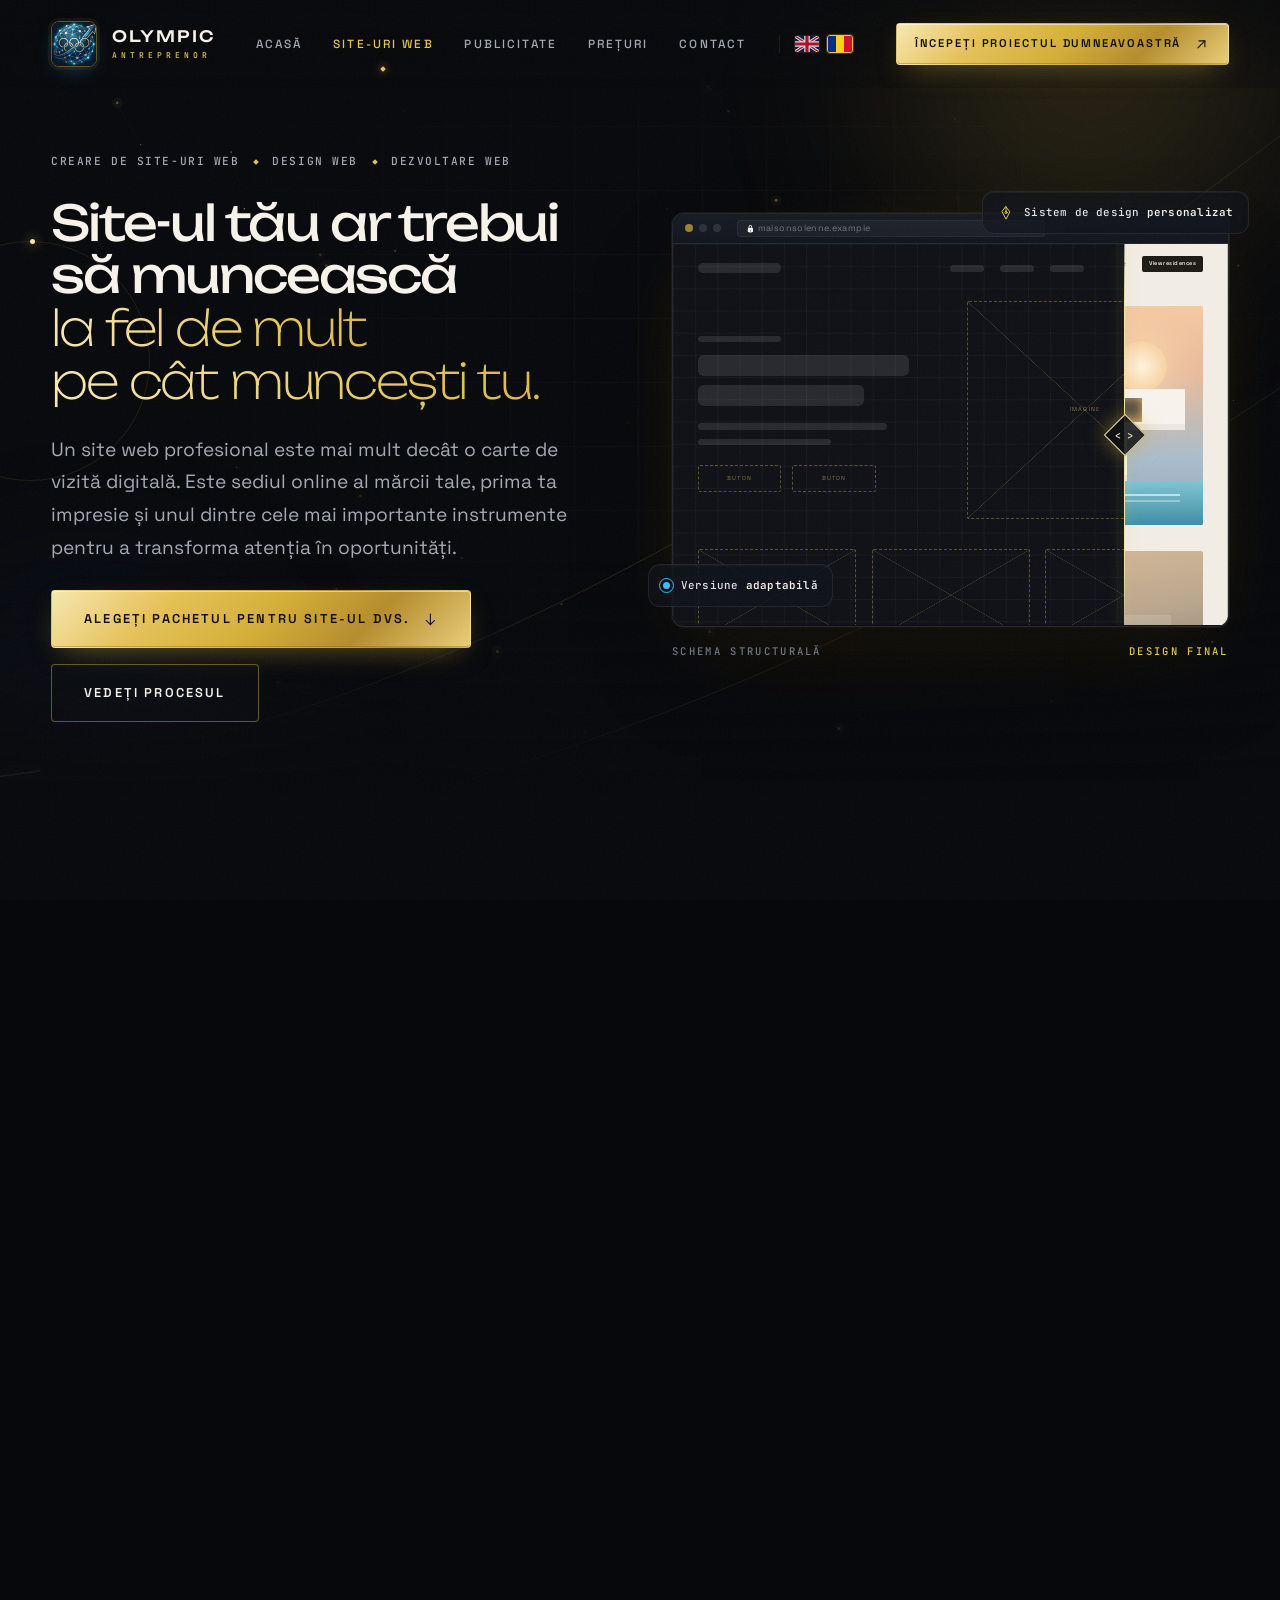
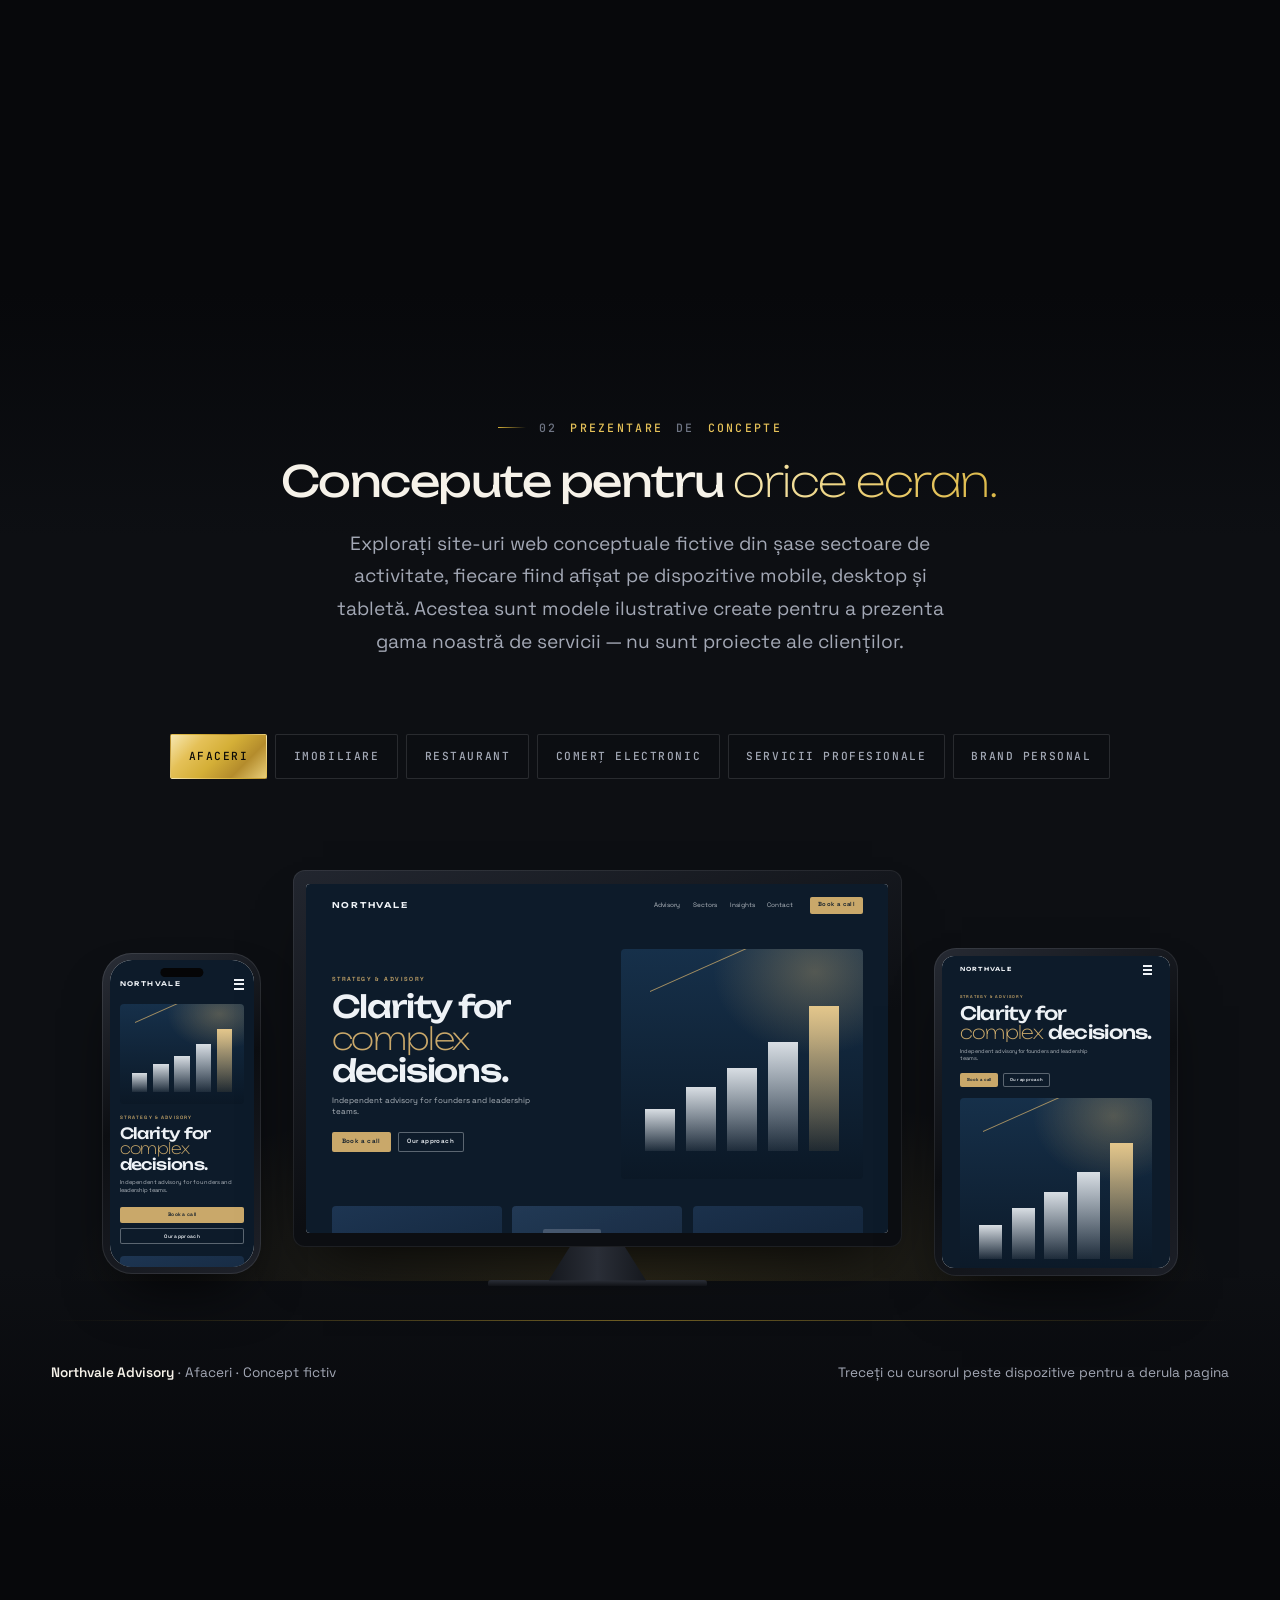
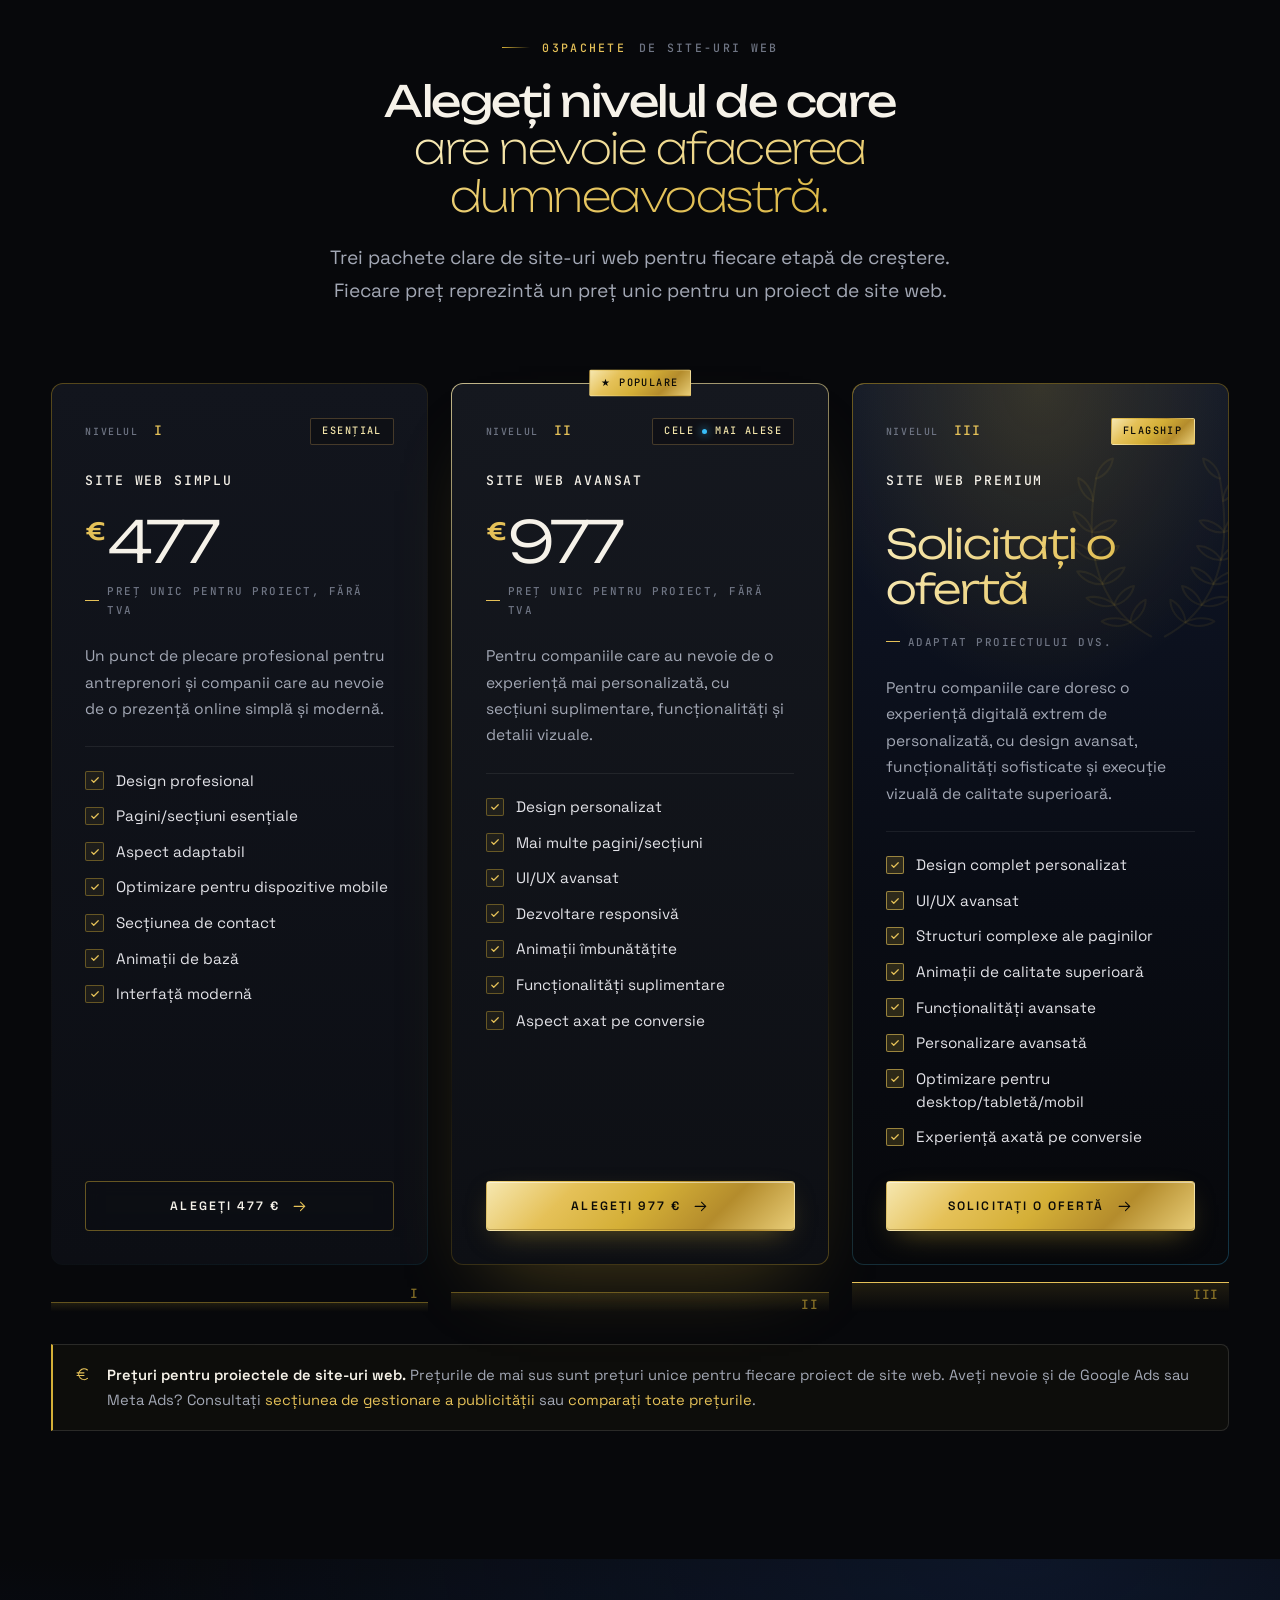
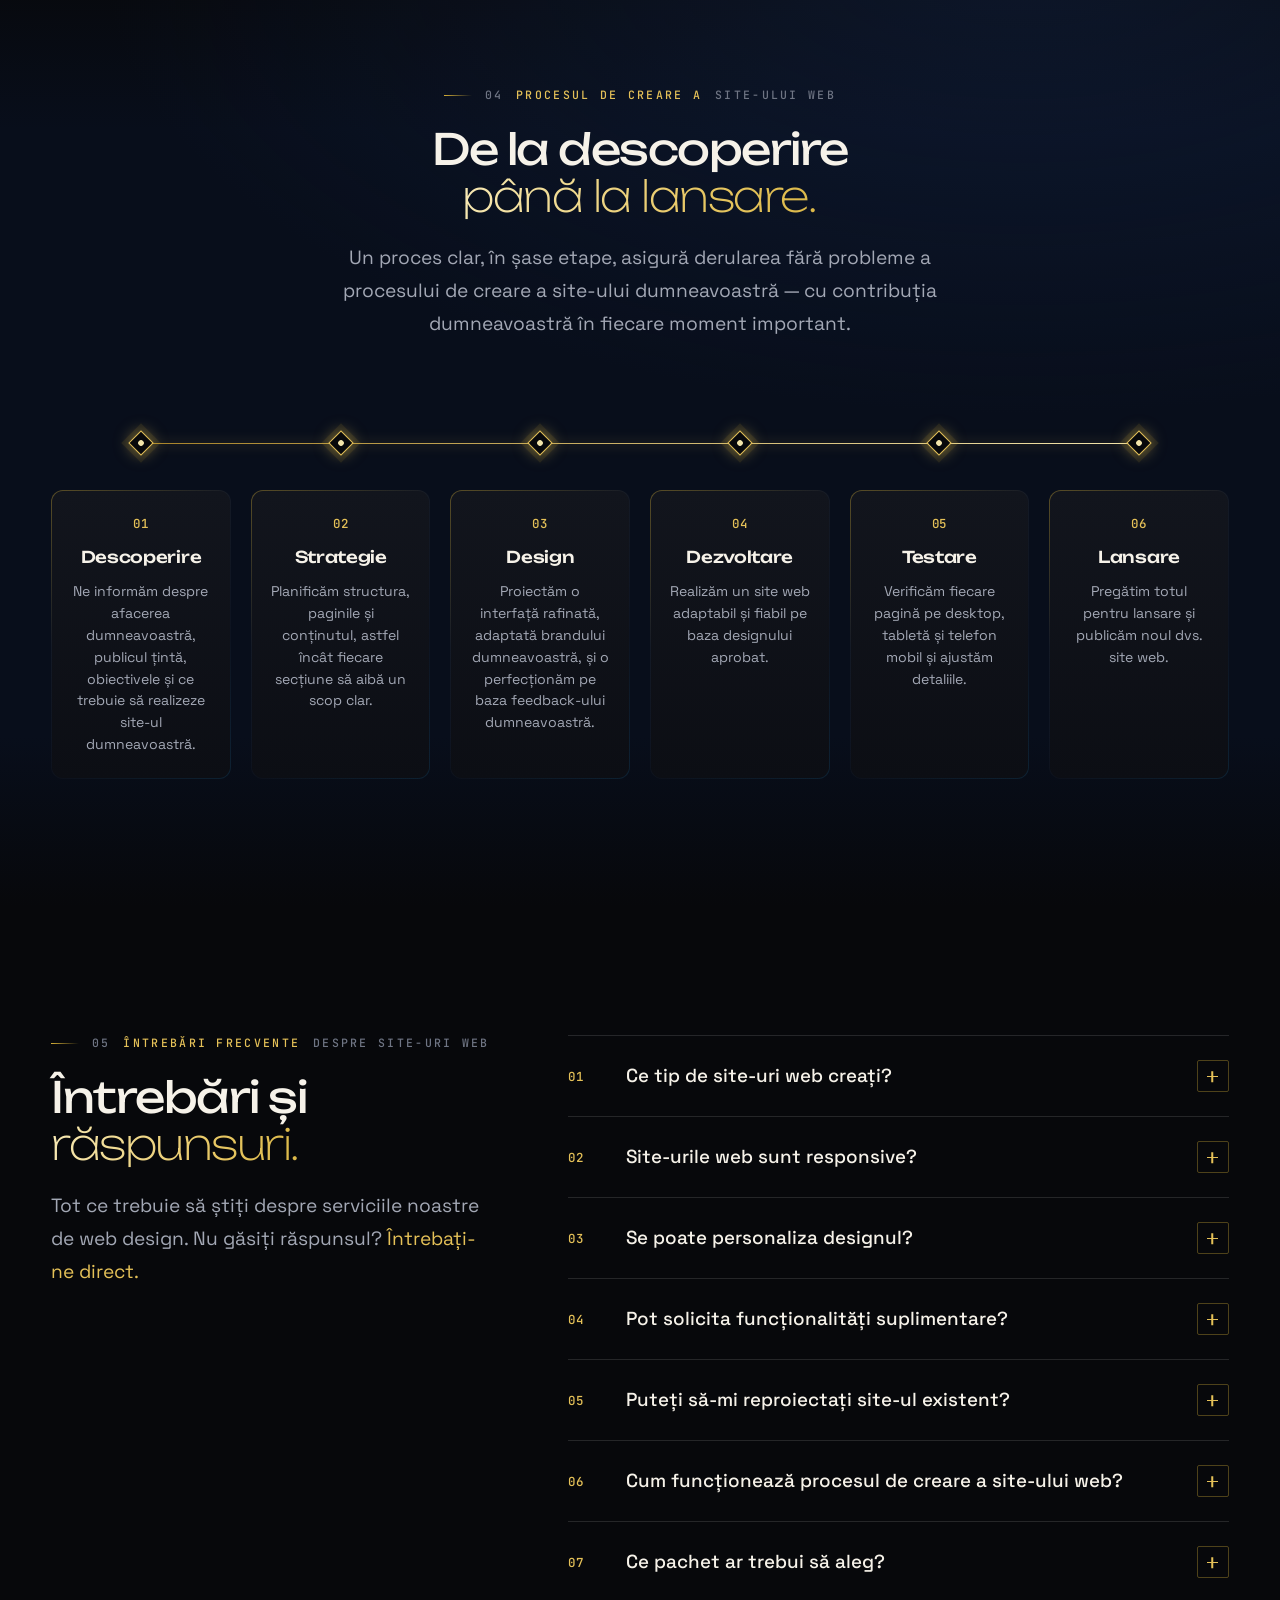
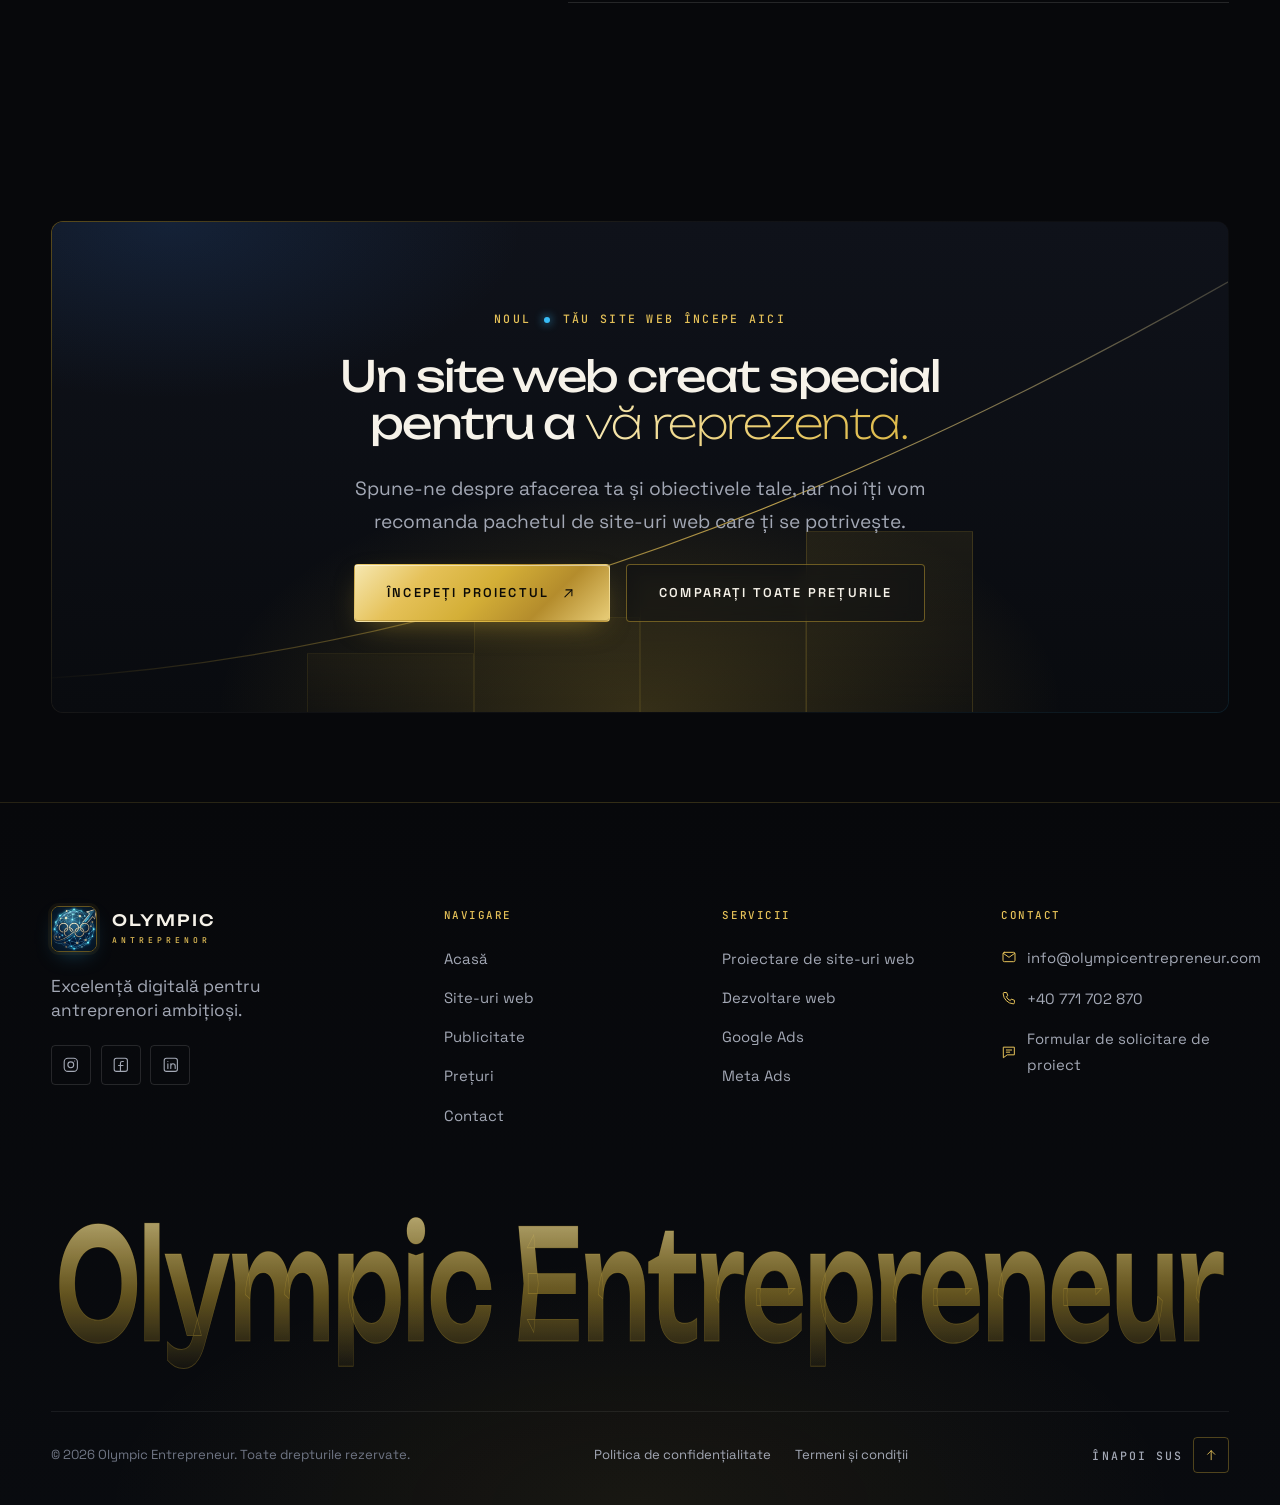
<file: ro/websites.html>
<!DOCTYPE html>
<html lang="ro">
<head>
  <meta charset="utf-8">
  <meta name="viewport" content="width=device-width, initial-scale=1">
  <title>Proiectare și dezvoltare de site-uri web — Site-uri web profesionale pentru afaceri | Olympic Entrepreneur</title>
  <meta name="description" content="Creare profesională de site-uri web, design web și dezvoltare web pentru antreprenori și companii. Site-uri web adaptabile, orientate spre conversie — Pachetul „Simplu” 477 €, „Avansat” 977 € (fără TVA), „Premium” la cerere.">
  <meta name="theme-color" content="#07080b">
  <meta property="og:type" content="website">
  <meta property="og:site_name" content="Olympic Entrepreneur">
  <meta property="og:title" content="Proiectare și dezvoltare de site-uri web — Olympic Entrepreneur">
  <meta property="og:description" content="Site-uri web de afaceri premium și adaptabile, concepute și dezvoltate pentru a transforma atenția în oportunități.">
  <meta property="og:image" content="assets/img/logo.jpg">
  <link rel="icon" type="image/png" href="../assets/img/favicon.png">
  <link rel="apple-touch-icon" href="../assets/img/apple-touch-icon.png">
  <link rel="preconnect" href="https://fonts.googleapis.com">
  <link rel="preconnect" href="https://fonts.gstatic.com" crossorigin>
  <link href="https://fonts.googleapis.com/css2?family=Unbounded:wght@200..700&family=Space+Grotesk:wght@300..700&family=JetBrains+Mono:wght@400;500;600&display=swap" rel="stylesheet">
  <link rel="stylesheet" href="../assets/css/styles.css">
  <script>document.documentElement.classList.add('js');setTimeout(function(){if(!window.OE_READY)document.documentElement.classList.remove('js');},2500);</script>
  <link rel="canonical" href="https://olympicentrepreneur.com/ro/websites.html">
  <link rel="alternate" hreflang="en" href="https://olympicentrepreneur.com/websites.html">
  <link rel="alternate" hreflang="ro" href="https://olympicentrepreneur.com/ro/websites.html">
  <link rel="alternate" hreflang="x-default" href="https://olympicentrepreneur.com/websites.html">
</head>
<body>
<script src="../assets/js/icons.js"></script>
<a class="skip-link" href="#main">Skip to content</a>

<!-- ============================ NAVIGATION ============================ -->
<header class="nav" data-nav>
  <div class="container nav__inner">
    <a class="brand" href="index.html" aria-label="Olympic Entrepreneur — Home">
      <span class="brand__mark"><img src="../assets/img/logo.jpg" alt="" width="46" height="46"></span>
      <span class="brand__type"><span class="brand__top">Olympic</span><span class="brand__bottom">Antreprenor</span></span>
    </a>
    <nav class="nav__links" aria-label="Primary">
      <a class="nav__link" href="index.html">Acasă</a>
      <a class="nav__link" href="websites.html" aria-current="page">Site-uri web</a>
      <a class="nav__link" href="advertising.html">Publicitate</a>
      <a class="nav__link" href="pricing.html">Prețuri</a>
      <a class="nav__link" href="contact.html">Contact</a>
      <div class="nav__lang" role="group" aria-label="Language / Limbă">
        <a class="lang-flag" href="../websites.html" hreflang="en" lang="en" aria-label="English"><svg viewBox="0 0 60 40" xmlns="http://www.w3.org/2000/svg" aria-hidden="true" focusable="false"><rect width="60" height="40" fill="#0a1a4d"/><path d="M0,0 L60,40 M60,0 L0,40" stroke="#fff" stroke-width="8"/><path d="M0,0 L60,40 M60,0 L0,40" stroke="#c8102e" stroke-width="3.4"/><path d="M30,0 V40 M0,20 H60" stroke="#fff" stroke-width="14"/><path d="M30,0 V40 M0,20 H60" stroke="#c8102e" stroke-width="8"/></svg></a>
        <a class="lang-flag is-active" href="websites.html" hreflang="ro" lang="ro" aria-current="true" aria-label="Română (curentă)"><svg viewBox="0 0 60 40" xmlns="http://www.w3.org/2000/svg" aria-hidden="true" focusable="false"><rect width="20" height="40" fill="#002b7f"/><rect x="20" width="20" height="40" fill="#fcd116"/><rect x="40" width="20" height="40" fill="#ce1126"/></svg></a>
      </div>
    </nav>
    <div class="nav__actions">
      <a class="btn btn--gold btn--sm" href="contact.html">Începeți proiectul dumneavoastră <svg class="icon"><use href="#i-arrow-ur"/></svg></a>
<div class="nav__lang nav__lang--top" role="group" aria-label="Language / Limbă">
        <a class="lang-flag" href="../websites.html" hreflang="en" lang="en" aria-label="English"><svg viewBox="0 0 60 40" xmlns="http://www.w3.org/2000/svg" aria-hidden="true" focusable="false"><rect width="60" height="40" fill="#0a1a4d"/><path d="M0,0 L60,40 M60,0 L0,40" stroke="#fff" stroke-width="8"/><path d="M0,0 L60,40 M60,0 L0,40" stroke="#c8102e" stroke-width="3.4"/><path d="M30,0 V40 M0,20 H60" stroke="#fff" stroke-width="14"/><path d="M30,0 V40 M0,20 H60" stroke="#c8102e" stroke-width="8"/></svg></a>
        <a class="lang-flag is-active" href="websites.html" hreflang="ro" lang="ro" aria-current="true" aria-label="Română (curentă)"><svg viewBox="0 0 60 40" xmlns="http://www.w3.org/2000/svg" aria-hidden="true" focusable="false"><rect width="20" height="40" fill="#002b7f"/><rect x="20" width="20" height="40" fill="#fcd116"/><rect x="40" width="20" height="40" fill="#ce1126"/></svg></a>
      </div>
      <button class="burger" type="button" aria-label="Open menu" aria-expanded="false" aria-controls="menu" data-burger><span></span><span></span><span></span></button>
    </div>
  </div>
  <span class="nav__progress" data-progress></span>
</header>

<div class="menu" id="menu" data-menu>
  <nav aria-label="Mobile">
    <ul class="menu__list">
      <li><a class="menu__link" style="--i:0" href="index.html"><small>01</small>Acasă</a></li>
      <li><a class="menu__link" style="--i:1" href="websites.html" aria-current="page"><small>02</small>Site-uri web</a></li>
      <li><a class="menu__link" style="--i:2" href="advertising.html"><small>03</small>Publicitate</a></li>
      <li><a class="menu__link" style="--i:3" href="pricing.html"><small>04</small>Prețuri</a></li>
      <li><a class="menu__link" style="--i:4" href="contact.html"><small>05</small>Contact</a></li>
    </ul>
  </nav>
  <div class="menu__foot">
    <a class="btn btn--gold btn--lg btn--block" href="contact.html">Începeți-vă proiectul <svg class="icon"><use href="#i-arrow-ur"/></svg></a>
    <p class="menu__meta"><span>Excelență digitală pentru antreprenori ambițioși.</span></p>
    <div class="menu__lang" role="group" aria-label="Language / Limbă">
      <a class="lang-flag" href="../websites.html" hreflang="en" lang="en" aria-label="English"><svg viewBox="0 0 60 40" xmlns="http://www.w3.org/2000/svg" aria-hidden="true" focusable="false"><rect width="60" height="40" fill="#0a1a4d"/><path d="M0,0 L60,40 M60,0 L0,40" stroke="#fff" stroke-width="8"/><path d="M0,0 L60,40 M60,0 L0,40" stroke="#c8102e" stroke-width="3.4"/><path d="M30,0 V40 M0,20 H60" stroke="#fff" stroke-width="14"/><path d="M30,0 V40 M0,20 H60" stroke="#c8102e" stroke-width="8"/></svg></a>
      <a class="lang-flag is-active" href="websites.html" hreflang="ro" lang="ro" aria-label="Română (curentă)"><svg viewBox="0 0 60 40" xmlns="http://www.w3.org/2000/svg" aria-hidden="true" focusable="false"><rect width="20" height="40" fill="#002b7f"/><rect x="20" width="20" height="40" fill="#fcd116"/><rect x="40" width="20" height="40" fill="#ce1126"/></svg></a>
    </div>
  </div>
</div>

<main id="main">

  <!-- ============================ HERO ============================ -->
  <section class="phero" aria-labelledby="page-title">
    <div class="fx" aria-hidden="true">
      <div class="fx-grid"></div>
      <div class="fx-light fx-light--a"></div>
      <div class="fx-light fx-light--b"></div>
      <svg class="fx-arcs" viewBox="0 0 1440 900" preserveAspectRatio="xMidYMid slice">
        <defs>
          <linearGradient id="arcGrad" x1="0" y1="1" x2="1" y2="0">
            <stop offset="0" stop-color="#d4af37" stop-opacity="0"/>
            <stop offset=".55" stop-color="#d4af37" stop-opacity=".5"/>
            <stop offset="1" stop-color="#f3e5ab" stop-opacity=".08"/>
          </linearGradient>
        </defs>
        <path class="arc" d="M-80 880C420 840 860 600 1520 90"/>
        <path class="arc" d="M120 960C600 900 1060 700 1520 380"/>
        <path class="comet" pathLength="1" d="M-80 880C420 840 860 600 1520 90"/>
        <path class="comet comet--2" pathLength="1" d="M120 960C600 900 1060 700 1520 380"/>
      </svg>
      <canvas class="fx-particles" data-particles></canvas>
      <div class="fx-shape fx-shape--orbit" style="left:-90px;top:30%"></div>
      <div class="fx-vignette"></div>
    </div>

    <div class="container phero__grid">
      <div class="phero__copy">
        <p class="phero__crumbs fade-up" style="--d:.1s">Creare de site-uri web <i></i> Design web <i></i> Dezvoltare web</p>
        <h1 class="h1" id="page-title">
          <span class="ln fade-up" style="--d:.2s">Site-ul tău ar trebui</span>
          <span class="ln fade-up" style="--d:.3s">să muncească <em>la fel de mult</em></span>
          <span class="ln fade-up" style="--d:.4s"><em>pe cât muncești tu.</em></span>
        </h1>
        <p class="lead fade-up" style="--d:.5s">Un site web profesional este mai mult decât o carte de vizită digitală. Este sediul online al mărcii tale, prima ta impresie și unul dintre cele mai importante instrumente pentru a transforma atenția în oportunități.</p>
        <div class="btn-row fade-up" style="--d:.65s">
          <a class="btn btn--gold btn--lg" href="#packages">Alegeți pachetul pentru site-ul dvs. <svg class="icon"><use href="#i-arrow-d"/></svg></a>
          <a class="btn btn--ghost btn--lg" href="#process">Vedeți procesul</a>
        </div>
      </div>

      <!-- Wireframe → final design: drag (or use arrow keys) to compare -->
      <div class="build fade-up" style="--d:.4s" data-build>
        <div class="win">
          <div class="win__bar"><i></i><i></i><i></i><span class="win__url">maisonsolenne.example</span></div>
          <div class="win__screen" role="slider" tabindex="0" aria-label="Compare wireframe and finished design" aria-valuemin="0" aria-valuemax="100" aria-valuenow="50">
            <div class="build__layer build__wire" aria-hidden="true">
              <span class="wf wf--line" style="left:4.5%;top:5%;width:15%;height:2.6%"></span>
              <span class="wf wf--line" style="left:50%;top:5.5%;width:6%;height:1.8%"></span>
              <span class="wf wf--line" style="left:59%;top:5.5%;width:6%;height:1.8%"></span>
              <span class="wf wf--line" style="left:68%;top:5.5%;width:6%;height:1.8%"></span>
              <span class="wf" style="right:4.5%;top:3.5%;width:12%;height:5.5%">CTA</span>
              <span class="wf wf--line" style="left:4.5%;top:24%;width:15%;height:1.6%"></span>
              <span class="wf wf--line" style="left:4.5%;top:29%;width:38%;height:5.5%"></span>
              <span class="wf wf--line" style="left:4.5%;top:37%;width:30%;height:5.5%"></span>
              <span class="wf wf--line" style="left:4.5%;top:47%;width:34%;height:1.8%"></span>
              <span class="wf wf--line" style="left:4.5%;top:51%;width:24%;height:1.8%"></span>
              <span class="wf" style="left:4.5%;top:58%;width:15%;height:7%">Buton</span>
              <span class="wf" style="left:21.5%;top:58%;width:15%;height:7%">Buton</span>
              <span class="wf wf--x" style="left:53%;top:15%;width:42.5%;height:57%">Imagine</span>
              <span class="wf wf--x" style="left:4.5%;top:80%;width:28.5%;height:24%"></span>
              <span class="wf wf--x" style="left:35.8%;top:80%;width:28.5%;height:24%"></span>
              <span class="wf wf--x" style="left:67%;top:80%;width:28.5%;height:24%"></span>
            </div>
            <div class="build__layer build__final" aria-hidden="true"><div data-ms="realestate"></div></div>
            <span class="build__handle" aria-hidden="true"></span>
          </div>
        </div>
        <div class="build__labels" aria-hidden="true"><span>Schema structurală</span><span>Design final</span></div>
        <div class="build__tags"><div class="glass fchip"><span class="pulse-dot"></span><span>Versiune <b>adaptabilă</b></span></div></div>
        <div class="build__tags2"><div class="glass fchip"><svg class="icon"><use href="#i-pen"/></svg><span>Sistem de design <b>personalizat</b></span></div></div>
      </div>
    </div>
  </section>

  <!-- ============================ SERVICES ============================ -->
  <section class="section" id="services" aria-labelledby="services-title">
    <div class="container">
      <header class="shead shead--split">
        <p class="eyebrow" data-reveal><span class="eyebrow__num">01</span> Servicii <span class="eyebrow__num">de creare a site-urilor web</span></p>
        <h2 class="h2" id="services-title" data-reveal style="--d:.08s">Șase discipline. <em>Un singur site web fără întreruperi.</em></h2>
        <p class="lead" data-reveal style="--d:.16s">De la proiectarea site-ului web până la dezvoltarea acestuia, fiecare site web de afaceri pe care îl creăm este planificat, proiectat și construit ca un sistem coerent — astfel încât să arate profesional și să funcționeze corespunzător pe orice ecran.</p>
      </header>

      <div class="feat-grid">
        <article class="feat panel spot draw-on-hover" data-reveal>
          <div class="feat__top"><span class="icon-plate icon-plate--sm"><svg class="icon"><use href="#i-pen"/></svg></span><span class="feat__idx"><b>01</b> · Identitate</span></div>
          <h3>Design web personalizat</h3>
          <p>Creați o identitate vizuală distinctivă cu o interfață modernă concepută în jurul mărcii dumneavoastră.</p>
        </article>
        <article class="feat panel spot draw-on-hover" data-reveal style="--d:.08s">
          <div class="feat__top"><span class="icon-plate icon-plate--sm"><svg class="icon"><use href="#i-code"/></svg></span><span class="feat__idx"><b>02</b> · Construcții</span></div>
          <h3>Dezvoltare web</h3>
          <p>Transformați designul într-un site web adaptabil și funcțional, creat pentru utilizarea în lumea reală.</p>
        </article>
        <article class="feat panel spot draw-on-hover" data-reveal style="--d:.16s">
          <div class="feat__top"><span class="icon-plate icon-plate--sm"><svg class="icon"><use href="#i-devices"/></svg></span><span class="feat__idx"><b>03</b> · Pe orice ecran</span></div>
          <h3>Design adaptabil</h3>
          <p>Oferiți-le clienților o experiență fluidă pe telefoane, tablete, laptopuri și computere desktop.</p>
        </article>
        <article class="feat panel spot draw-on-hover" data-reveal>
          <div class="feat__top"><span class="icon-plate icon-plate--sm"><svg class="icon"><use href="#i-uiux"/></svg></span><span class="feat__idx"><b>04</b> · Claritate</span></div>
          <h3>UI/UX</h3>
          <p>Faceți informațiile ușor de înțeles și acțiunile ușor de întreprins.</p>
        </article>
        <article class="feat panel spot draw-on-hover" data-reveal style="--d:.08s">
          <div class="feat__top"><span class="icon-plate icon-plate--sm"><svg class="icon"><use href="#i-gauge"/></svg></span><span class="feat__idx"><b>05</b> · Viteză</span></div>
          <h3>Performanță</h3>
          <p>Creați o experiență digitală simplă și eficientă, axată pe ușurința utilizării și viteză.</p>
        </article>
        <article class="feat panel spot draw-on-hover" data-reveal style="--d:.16s">
          <div class="feat__top"><span class="icon-plate icon-plate--sm"><svg class="icon"><use href="#i-target"/></svg></span><span class="feat__idx"><b>06</b> · Acțiune</span></div>
          <h3>Design axat pe conversie</h3>
          <p>Structurați strategic conținutul, navigarea și îndemnurile la acțiune pentru a ghida vizitatorii către acțiuni semnificative.</p>
        </article>
      </div>
    </div>
  </section>

  <!-- ============================ SHOWCASE ============================ -->
  <section class="section zone-charcoal" id="showcase" aria-labelledby="showcase-title">
    <div class="container">
      <header class="shead shead--center">
        <p class="eyebrow" data-reveal><span class="eyebrow__num">02</span> Prezentare <span class="eyebrow__num">de</span> concepte</p>
        <h2 class="h2" id="showcase-title" data-reveal style="--d:.08s">Concepute pentru <em>orice ecran.</em></h2>
        <p class="lead" data-reveal style="--d:.16s">Explorați site-uri web conceptuale fictive din șase sectoare de activitate, fiecare fiind afișat pe dispozitive mobile, desktop și tabletă. Acestea sunt modele ilustrative create pentru a prezenta gama noastră de servicii — nu sunt proiecte ale clienților.</p>
      </header>

      <div class="showcase" data-showcase data-reveal="scale">
        <div class="showcase__tabs" role="tablist" aria-label="Concept industries">
          <button class="tab" type="button" role="tab" aria-selected="true" tabindex="0" data-concept="business">Afaceri</button>
          <button class="tab" type="button" role="tab" aria-selected="false" tabindex="-1" data-concept="realestate">Imobiliare</button>
          <button class="tab" type="button" role="tab" aria-selected="false" tabindex="-1" data-concept="restaurant">Restaurant</button>
          <button class="tab" type="button" role="tab" aria-selected="false" tabindex="-1" data-concept="ecommerce">Comerț electronic</button>
          <button class="tab" type="button" role="tab" aria-selected="false" tabindex="-1" data-concept="professional">Servicii profesionale</button>
          <button class="tab" type="button" role="tab" aria-selected="false" tabindex="-1" data-concept="personal">Brand personal</button>
        </div>
        <div class="showcase__stage" aria-hidden="true">
          <div class="device device--phone"><div class="device__frame"><div class="device__screen"><div data-ms="business"></div></div></div></div>
          <div class="device device--desktop"><div class="device__frame"><div class="device__screen"><div data-ms="business"></div></div></div></div>
          <div class="device device--tablet"><div class="device__frame"><div class="device__screen"><div data-ms="business"></div></div></div></div>
        </div>
        <div class="showcase__floor"></div>
        <p class="showcase__caption"><span><b data-showcase-name>Northvale Advisory</b> · <span data-showcase-cat>Afaceri</span> · Concept fictiv</span><span>Treceți cu cursorul peste dispozitive pentru a derula pagina</span></p>
      </div>
    </div>
  </section>

  <!-- ============================ PACKAGES ============================ -->
  <section class="section" id="packages" aria-labelledby="packages-title">
    <div class="container">
      <header class="shead shead--center">
        <p class="eyebrow" data-reveal>03Pachete <span class="eyebrow__num">de site-uri web</span></p>
        <h2 class="h2" id="packages-title" data-reveal style="--d:.08s">Alegeți nivelul de care <em>are nevoie afacerea dumneavoastră.</em></h2>
        <p class="lead" data-reveal style="--d:.16s">Trei pachete clare de site-uri web pentru fiecare etapă de creștere. Fiecare preț reprezintă un preț unic pentru un proiect de site web.</p>
      </header>

      <div class="tiers">
        <article class="tier panel spot" data-reveal>
          <div class="tier__head"><span class="tier__rank"><span>Nivelul</span> I</span><span class="chip">Esențial</span></div>
          <h3 class="tier__name">Site web simplu</h3>
          <p class="tier__price"><span class="cur">€</span><span class="amt">477</span></p>
          <p class="tier__note">Preț unic pentru proiect, fără TVA</p>
          <p class="tier__desc">Un punct de plecare profesional pentru antreprenori și companii care au nevoie de o prezență online simplă și modernă.</p>
          <ul class="ticks">
            <li>Design profesional</li>
            <li>Pagini/secțiuni esențiale</li>
            <li>Aspect adaptabil</li>
            <li>Optimizare pentru dispozitive mobile</li>
            <li>Secțiunea de contact</li>
            <li>Animații de bază</li>
            <li>Interfață modernă</li>
          </ul>
          <a class="btn btn--ghost btn--block" href="contact.html?service=simple">Alegeți 477 € <svg class="icon"><use href="#i-arrow-r"/></svg></a>
        </article>

        <article class="tier tier--popular" data-reveal style="--d:.1s">
          <span class="tier__badge chip chip--gold">★ Populare</span>
          <div class="tier__head"><span class="tier__rank"><span>Nivelul</span> II</span><span class="chip">Cele <i></i>mai alese</span></div>
          <h3 class="tier__name">Site web avansat</h3>
          <p class="tier__price"><span class="cur">€</span><span class="amt">977</span></p>
          <p class="tier__note">Preț unic pentru proiect, fără TVA</p>
          <p class="tier__desc">Pentru companiile care au nevoie de o experiență mai personalizată, cu secțiuni suplimentare, funcționalități și detalii vizuale.</p>
          <ul class="ticks">
            <li>Design personalizat</li>
            <li>Mai multe pagini/secțiuni</li>
            <li>UI/UX avansat</li>
            <li>Dezvoltare responsivă</li>
            <li>Animații îmbunătățite</li>
            <li>Funcționalități suplimentare</li>
            <li>Aspect axat pe conversie</li>
          </ul>
          <a class="btn btn--gold btn--block" href="contact.html?service=advanced">Alegeți 977 € <svg class="icon"><use href="#i-arrow-r"/></svg></a>
        </article>

        <article class="tier tier--premium" data-reveal style="--d:.2s">
          <span class="orbit-border" aria-hidden="true"></span>
          <svg class="icon laurel-bg" aria-hidden="true"><use href="#i-laurel"/></svg>
          <div class="tier__head"><span class="tier__rank"><span>Nivelul</span> III</span><span class="chip chip--gold">Flagship</span></div>
          <h3 class="tier__name">Site web premium</h3>
          <p class="tier__price"><span class="amt amt--quote">Solicitați o ofertă</span></p>
          <p class="tier__note">Adaptat proiectului dvs.</p>
          <p class="tier__desc">Pentru companiile care doresc o experiență digitală extrem de personalizată, cu design avansat, funcționalități sofisticate și execuție vizuală de calitate superioară.</p>
          <ul class="ticks">
            <li>Design complet personalizat</li>
            <li>UI/UX avansat</li>
            <li>Structuri complexe ale paginilor</li>
            <li>Animații de calitate superioară</li>
            <li>Funcționalități avansate</li>
            <li>Personalizare avansată</li>
            <li>Optimizare pentru desktop/tabletă/mobil</li>
            <li>Experiență axată pe conversie</li>
          </ul>
          <a class="btn btn--gold btn--block" href="contact.html?service=premium">Solicitați o ofertă <svg class="icon"><use href="#i-arrow-r"/></svg></a>
        </article>

        <div class="tiers__podium" aria-hidden="true"><i data-n="I"></i><i data-n="II"></i><i data-n="III"></i></div>
      </div>

      <p class="price-note" data-reveal><svg class="icon"><use href="#i-euro"/></svg><span><b>Prețuri pentru proiectele de site-uri web.</b> Prețurile de mai sus sunt prețuri unice pentru fiecare proiect de site web. Aveți nevoie și de Google Ads sau Meta Ads? Consultați <a class="accent" href="advertising.html">secțiunea de gestionare a publicității</a> sau <a class="accent" href="pricing.html">comparați toate prețurile</a>.</span></p>
    </div>
  </section>

  <!-- ============================ PROCESS ============================ -->
  <section class="section zone-navy" id="process" aria-labelledby="process-title">
    <div class="container">
      <header class="shead shead--center">
        <p class="eyebrow" data-reveal><span class="eyebrow__num">04</span> Procesul de creare a <span class="eyebrow__num">site-ului web</span></p>
        <h2 class="h2" id="process-title" data-reveal style="--d:.08s">De la descoperire <em>până la lansare.</em></h2>
        <p class="lead" data-reveal style="--d:.16s">Un proces clar, în șase etape, asigură derularea fără probleme a procesului de creare a site-ului dumneavoastră — cu contribuția dumneavoastră în fiecare moment important.</p>
      </header>

      <div class="tl" data-reveal>
        <span class="tl__track" aria-hidden="true"></span>
        <span class="tl__fill" aria-hidden="true"></span>
        <ol class="tl__list">
          <li class="tl__step" style="--i:0"><span class="tl__node" aria-hidden="true"></span><div class="tl__card panel"><span class="tl__n">01</span><h3>Descoperire</h3><p>Ne informăm despre afacerea dumneavoastră, publicul țintă, obiectivele și ce trebuie să realizeze site-ul dumneavoastră.</p></div></li>
          <li class="tl__step" style="--i:1"><span class="tl__node" aria-hidden="true"></span><div class="tl__card panel"><span class="tl__n">02</span><h3>Strategie</h3><p>Planificăm structura, paginile și conținutul, astfel încât fiecare secțiune să aibă un scop clar.</p></div></li>
          <li class="tl__step" style="--i:2"><span class="tl__node" aria-hidden="true"></span><div class="tl__card panel"><span class="tl__n">03</span><h3>Design</h3><p>Proiectăm o interfață rafinată, adaptată brandului dumneavoastră, și o perfecționăm pe baza feedback-ului dumneavoastră.</p></div></li>
          <li class="tl__step" style="--i:3"><span class="tl__node" aria-hidden="true"></span><div class="tl__card panel"><span class="tl__n">04</span><h3>Dezvoltare</h3><p>Realizăm un site web adaptabil și fiabil pe baza designului aprobat.</p></div></li>
          <li class="tl__step" style="--i:4"><span class="tl__node" aria-hidden="true"></span><div class="tl__card panel"><span class="tl__n">05</span><h3>Testare</h3><p>Verificăm fiecare pagină pe desktop, tabletă și telefon mobil și ajustăm detaliile.</p></div></li>
          <li class="tl__step" style="--i:5"><span class="tl__node" aria-hidden="true"></span><div class="tl__card panel"><span class="tl__n">06</span><h3>Lansare</h3><p>Pregătim totul pentru lansare și publicăm noul dvs. site web.</p></div></li>
        </ol>
      </div>
    </div>
  </section>

  <!-- ============================ FAQ ============================ -->
  <section class="section" aria-labelledby="faq-title">
    <div class="container faq-wrap">
      <header class="shead">
        <p class="eyebrow" data-reveal><span class="eyebrow__num">05</span> Întrebări frecvente <span class="eyebrow__num">despre site-uri web</span></p>
        <h2 class="h2" id="faq-title" data-reveal style="--d:.08s">Întrebări și <em>răspunsuri.</em></h2>
        <p class="lead" data-reveal style="--d:.16s">Tot ce trebuie să știți despre serviciile noastre de web design. Nu găsiți răspunsul? <a class="accent" href="contact.html">Întrebați-ne direct.</a></p>
      </header>

      <div class="faq" data-faq data-reveal>
        <div class="faq__item">
          <h3 class="faq__q"><button type="button" aria-expanded="false" aria-controls="wf1" id="wf1-b"><span class="faq__idx">01</span><span>Ce tip de site-uri web creați?</span><span class="faq__icon" aria-hidden="true"></span></button></h3>
          <div class="faq__a" id="wf1" role="region" aria-labelledby="wf1-b"><div><p>Realizăm site-uri web profesionale pentru antreprenori, întreprinderi mici și companii — de la site-uri concentrate pe o singură pagină până la site-uri corporative cu mai multe pagini. Printre acestea se numără firmele de servicii, restaurantele, agențiile imobiliare, magazinele online, serviciile profesionale și brandurile personale. Fiecare site web este conceput în funcție de brandul și obiectivele dumneavoastră.</p></div></div>
        </div>
        <div class="faq__item">
          <h3 class="faq__q"><button type="button" aria-expanded="false" aria-controls="wf2" id="wf2-b"><span class="faq__idx">02</span><span>Site-urile web sunt responsive?</span><span class="faq__icon" aria-hidden="true"></span></button></h3>
          <div class="faq__a" id="wf2" role="region" aria-labelledby="wf2-b"><div><p>Da. Fiecare pachet include un design adaptabil, astfel încât site-ul dvs. să se adapteze la telefoane, tablete, laptopuri și ecrane de desktop. Layout-urile, dimensiunile textului și butoanele sunt ajustate pentru fiecare ecran — nu sunt pur și simplu redimensionate.</p></div></div>
        </div>
        <div class="faq__item">
          <h3 class="faq__q"><button type="button" aria-expanded="false" aria-controls="wf3" id="wf3-b"><span class="faq__idx">03</span><span>Se poate personaliza designul?</span><span class="faq__icon" aria-hidden="true"></span></button></h3>
          <div class="faq__a" id="wf3" role="region" aria-labelledby="wf3-b"><div><p>Da. Nivelul de personalizare crește odată cu fiecare pachet: site-ul web simplu folosește un design curat și modern, adaptat mărcii dvs., site-ul web avansat adaugă un design personalizat, iar site-ul web premium este complet personalizat, cu detalii vizuale avansate.</p></div></div>
        </div>
        <div class="faq__item">
          <h3 class="faq__q"><button type="button" aria-expanded="false" aria-controls="wf4" id="wf4-b"><span class="faq__idx">04</span><span>Pot solicita funcționalități suplimentare?</span><span class="faq__icon" aria-hidden="true"></span></button></h3>
          <div class="faq__a" id="wf4" role="region" aria-labelledby="wf4-b"><div><p>Da. Pachetele „Avansat” și „Premium” includ funcționalități suplimentare și avansate. Spuneți-ne de ce aveți nevoie — de exemplu, linkuri de rezervare, formulare personalizate, galerii sau integrări — și vă vom confirma ce se potrivește proiectului dumneavoastră.</p></div></div>
        </div>
        <div class="faq__item">
          <h3 class="faq__q"><button type="button" aria-expanded="false" aria-controls="wf5" id="wf5-b"><span class="faq__idx">05</span><span>Puteți să-mi reproiectați site-ul existent?</span><span class="faq__icon" aria-hidden="true"></span></button></h3>
          <div class="faq__a" id="wf5" role="region" aria-labelledby="wf5-b"><div><p>Da. Putem reproiecta un site web existent, conferindu-i un aspect modern, o structură mai clară și o experiență îmbunătățită pe dispozitive mobile. Includeți adresa site-ului dvs. actual în cererea de proiect și vă vom recomanda pachetul potrivit.</p></div></div>
        </div>
        <div class="faq__item">
          <h3 class="faq__q"><button type="button" aria-expanded="false" aria-controls="wf6" id="wf6-b"><span class="faq__idx">06</span><span>Cum funcționează procesul de creare a site-ului web?</span><span class="faq__icon" aria-hidden="true"></span></button></h3>
          <div class="faq__a" id="wf6" role="region" aria-labelledby="wf6-b"><div><p>Urmăm șase etape: Descoperire, Strategie, Proiectare, Dezvoltare, Testare și Lansare. Dumneavoastră verificați designul înainte de începerea dezvoltării, iar noi testăm site-ul web pe diverse dispozitive înainte de lansare.</p></div></div>
        </div>
        <div class="faq__item">
          <h3 class="faq__q"><button type="button" aria-expanded="false" aria-controls="wf7" id="wf7-b"><span class="faq__idx">07</span><span>Ce pachet ar trebui să aleg?</span><span class="faq__icon" aria-hidden="true"></span></button></h3>
          <div class="faq__a" id="wf7" role="region" aria-labelledby="wf7-b"><div><p>Alegeți „<strong>Site</strong>-ul <strong>simplu” (477 € fără TVA)</strong> pentru un punct de plecare curat și profesional. Site-ul <strong>web</strong> <strong>avansat (977 € fără TVA)</strong> este potrivit pentru companiile care au nevoie de mai multe secțiuni, funcționalități și detalii vizuale. Site-ul <strong>web</strong> <strong>premium</strong> (preț la cerere) oferă o experiență complet personalizată, cu animații de calitate superioară și structuri complexe ale paginilor. Nu sunteți sigur? Trimiteți o cerere de proiect și vă vom recomanda una.</p></div></div>
        </div>
      </div>
    </div>
  </section>

  <!-- ============================ CTA ============================ -->
  <section class="section section--tight" aria-labelledby="cta-title">
    <div class="container">
      <div class="cta panel" data-reveal="scale">
        <div class="cta__bg"></div>
        <div class="cta__steps" aria-hidden="true"><i></i><i></i><i></i><i></i></div>
        <svg class="cta__arc" viewBox="0 0 1200 600" preserveAspectRatio="none" aria-hidden="true">
          <defs><linearGradient id="ctaArc" x1="0" x2="1"><stop offset="0" stop-color="#d4af37" stop-opacity="0"/><stop offset=".6" stop-color="#e5c158" stop-opacity=".8"/><stop offset="1" stop-color="#f3e5ab" stop-opacity=".2"/></linearGradient></defs>
          <path pathLength="1" d="M-20 560C300 540 700 420 1220 60"/>
        </svg>
        <p class="eyebrow eyebrow--plain">Noul <span class="dot"></span>tău site web începe aici</p>
        <h2 class="h2" id="cta-title">Un site web creat special pentru a <em>vă reprezenta.</em></h2>
        <p class="lead">Spune-ne despre afacerea ta și obiectivele tale, iar noi îți vom recomanda pachetul de site-uri web care ți se potrivește.</p>
        <div class="btn-row" style="justify-content:center">
          <a class="btn btn--gold btn--lg" href="contact.html">Începeți proiectul <svg class="icon"><use href="#i-arrow-ur"/></svg></a>
          <a class="btn btn--ghost btn--lg" href="pricing.html">Comparați toate prețurile</a>
        </div>
      </div>
    </div>
  </section>
</main>

<!-- ============================ FOOTER ============================ -->
<footer class="footer">
  <div class="container">
    <div class="footer__grid">
      <div class="footer__brand">
        <a class="brand" href="index.html" aria-label="Olympic Entrepreneur — Home">
          <span class="brand__mark"><img src="../assets/img/logo.jpg" alt="" width="46" height="46" loading="lazy"></span>
          <span class="brand__type"><span class="brand__top">Olympic</span><span class="brand__bottom">Antreprenor</span></span>
        </a>
        <p class="footer__tag">Excelență digitală pentru antreprenori ambițioși.</p>
        <!-- REPLACE: add the agency's real social profile URLs -->
        <div class="socials">
          <a href="#" aria-label="Instagram (link to be added)"><svg class="icon"><use href="#i-instagram"/></svg></a>
          <a href="#" aria-label="Facebook (link to be added)"><svg class="icon"><use href="#i-facebook"/></svg></a>
          <a href="#" aria-label="LinkedIn (link to be added)"><svg class="icon"><use href="#i-linkedin"/></svg></a>
        </div>
      </div>
      <nav aria-label="Footer">
        <h4>Navigare</h4>
        <ul class="footer__list">
          <li><a href="index.html">Acasă</a></li>
          <li><a href="websites.html">Site-uri web</a></li>
          <li><a href="advertising.html">Publicitate</a></li>
          <li><a href="pricing.html">Prețuri</a></li>
          <li><a href="contact.html">Contact</a></li>
        </ul>
      </nav>
      <div>
        <h4>Servicii</h4>
        <ul class="footer__list">
          <li><a href="websites.html">Proiectare de site-uri web</a></li>
          <li><a href="websites.html#services">Dezvoltare web</a></li>
          <li><a href="advertising.html#google">Google Ads</a></li>
          <li><a href="advertising.html#meta">Meta Ads</a></li>
        </ul>
      </div>
      <div>
        <h4>Contact</h4>
        <ul class="footer__list">
          <li><a href="mailto:info@olympicentrepreneur.com"><svg class="icon"><use href="#i-mail"/></svg>info@olympicentrepreneur.com</a></li>
          <li><a href="tel:+40771702870"><svg class="icon"><use href="#i-phone"/></svg>+40 771 702 870</a></li>
          <li><a href="contact.html"><svg class="icon"><use href="#i-message"/></svg>Formular de solicitare de proiect</a></li>
        </ul>
      </div>
    </div>

    <svg class="footer__word" viewBox="0 0 1200 170" aria-hidden="true" data-word>
      <defs>
        <linearGradient id="wordGold" x1="0" y1="0" x2="0" y2="1">
          <stop offset="0" stop-color="#f3e5ab" stop-opacity=".95"/>
          <stop offset=".55" stop-color="#d4af37" stop-opacity=".5"/>
          <stop offset="1" stop-color="#d4af37" stop-opacity="0"/>
        </linearGradient>
      </defs>
      <text class="w-stroke" x="600" y="138" text-anchor="middle" font-size="156" textLength="1190" lengthAdjust="spacingAndGlyphs">Olympic Entrepreneur</text>
      <text class="w-fill" x="600" y="138" text-anchor="middle" font-size="156" textLength="1190" lengthAdjust="spacingAndGlyphs">Olympic Entrepreneur</text>
    </svg>

    <div class="footer__bar">
      <p>© <span data-year>2026</span> Olympic Entrepreneur. Toate drepturile rezervate.</p>
      <div class="footer__legal">
        <button type="button" data-legal="privacy">Politica de confidențialitate</button>
        <button type="button" data-legal="terms">Termeni și condiții</button>
      </div>
      <a class="to-top" href="#main" data-top>Înapoi sus <span><svg class="icon"><use href="#i-arrow-up"/></svg></span></a>
    </div>
  </div>
</footer>

<dialog class="legal" id="legal-privacy" aria-labelledby="legal-privacy-title">
  <div class="legal__in">
    <div class="legal__head"><h2 id="legal-privacy-title">Politica de confidențialitate</h2><button class="legal__close" type="button" data-close aria-label="Close"><svg class="icon"><use href="#i-close"/></svg></button></div>
    <div class="legal__body" data-legal-src="privacy">
    <p>Politica de confidențialitate a Olympic Entrepreneur va fi publicată aici.</p>
    <p>Aceasta va explica ce informații sunt colectate prin intermediul acestui site web și al formularului de solicitare de proiect, cum sunt utilizate acestea și cum ne puteți contacta în legătură cu datele dumneavoastră.</p>
    </div>
  </div>
</dialog>
<dialog class="legal" id="legal-terms" aria-labelledby="legal-terms-title">
  <div class="legal__in">
    <div class="legal__head"><h2 id="legal-terms-title">Termeni și condiții</h2><button class="legal__close" type="button" data-close aria-label="Close"><svg class="icon"><use href="#i-close"/></svg></button></div>
    <div class="legal__body" data-legal-src="terms">
    <p>Termenii și condițiile Olympic Entrepreneur vor fi publicați aici.</p>
    <p>Acestea vor descrie modul în care sunt furnizate proiectele de site-uri web și serviciile de gestionare a publicității, inclusiv domeniul de aplicare, modalitățile de plată și termenele.</p>
    </div>
  </div>
</dialog>

<script src="../assets/js/main.js"></script>
</body>
</html>
</file>
<file: assets/css/styles.css>
/* ==========================================================================
   OLYMPIC ENTREPRENEUR — Design System
   "Sovereign Precision": obsidian voids, metallic gold, couture serif,
   engineered grotesque. Motion language: Movement → Progress → Growth.
   ========================================================================== */

/* ---------- 1. Tokens ---------- */
:root {
  /* Foundations */
  --void: #07080b;
  --obsidian: #0b0d12;
  --graphite: #12151d;
  --midnight: #191d28;
  --charcoal: #15171c;
  --navy: #080e1b;
  --navy-2: #0c1426;

  /* Gold hierarchy */
  --gold: #d4af37;
  --gold-2: #e5c158;
  --gold-deep: #a8842a;
  --gold-muted: #c5a059;
  --champagne: #f3e5ab;

  /* Atmospheric node accent (from the logo network) — use sparingly */
  --cyan: #38bdf8;

  /* Inks */
  --text: #f6f2e9;
  --text-soft: #e3e3e8;
  --muted: #a3a8b5;
  --muted-2: #6f7584;
  --danger: #f08a7e;

  /* Lines */
  --hair: rgba(255, 255, 255, 0.07);
  --hair-2: rgba(255, 255, 255, 0.12);
  --gold-hair: rgba(212, 175, 55, 0.3);

  /* Gradients */
  --grad-gold: linear-gradient(135deg, #f6e7b0 0%, #e5c158 26%, #d4af37 50%, #b48c2c 74%, #e8cd78 100%);
  --grad-gold-text: linear-gradient(100deg, #f7e9b5 0%, #e8c865 30%, #d4af37 55%, #f3e5ab 80%, #d9b54a 100%);
  --grad-panel: linear-gradient(180deg, #12151d 0%, #0c0e14 100%);
  --grad-border: linear-gradient(140deg, rgba(212, 175, 55, 0.4), rgba(255, 255, 255, 0.05) 36%, rgba(255, 255, 255, 0.025) 68%, rgba(56, 189, 248, 0.12));

  /* Type */
  --f-display: "Unbounded", "Segoe UI", system-ui, sans-serif;
  --f-sans: "Space Grotesk", ui-sans-serif, "Segoe UI", system-ui, sans-serif;
  --f-mono: "JetBrains Mono", ui-monospace, "SFMono-Regular", Consolas, monospace;

  /* Shape & space */
  --r-sm: 4px;
  --r: 8px;
  --r-lg: 12px;
  --container: 1320px;
  --gutter: clamp(1.25rem, 4vw, 4rem);
  --section: clamp(5.5rem, 10vw, 9.5rem);
  --nav-h: 88px;

  /* Motion */
  --ease: cubic-bezier(0.2, 0.7, 0.1, 1);
  --ease-io: cubic-bezier(0.65, 0, 0.35, 1);
  --t: 0.35s;
}

/* ---------- 2. Reset & base ---------- */
*, *::before, *::after { box-sizing: border-box; }
html { -webkit-text-size-adjust: 100%; scroll-behavior: smooth; scroll-padding-top: 90px; }
body {
  margin: 0;
  min-height: 100vh;
  background: var(--void);
  color: var(--text-soft);
  font-family: var(--f-sans);
  font-size: 1rem;
  line-height: 1.7;
  font-weight: 400;
  -webkit-font-smoothing: antialiased;
  -moz-osx-font-smoothing: grayscale;
  text-rendering: optimizeLegibility;
  overflow-x: hidden;
}
@supports (overflow: clip) { body { overflow-x: clip; } }
img, svg, video, canvas { display: block; max-width: 100%; }
a { color: inherit; text-decoration: none; }
button, input, select, textarea { font: inherit; color: inherit; }
button { cursor: pointer; background: none; border: 0; padding: 0; }
h1, h2, h3, h4, h5, p, ul, ol, figure, blockquote, dl, dd { margin: 0; }
ul, ol { padding: 0; list-style: none; }
::selection { background: rgba(212, 175, 55, 0.85); color: #0a0a0a; }
:focus-visible { outline: 1px solid var(--gold-2); outline-offset: 3px; }

/* Material grain — adds tactility to the void */
body::after {
  content: "";
  position: fixed;
  inset: 0;
  z-index: 200;
  pointer-events: none;
  opacity: 0.035;
  background-image: url("data:image/svg+xml,%3Csvg xmlns='http://www.w3.org/2000/svg' width='160' height='160'%3E%3Cfilter id='n'%3E%3CfeTurbulence type='fractalNoise' baseFrequency='.9' numOctaves='2' stitchTiles='stitch'/%3E%3CfeColorMatrix values='0 0 0 0 1 0 0 0 0 1 0 0 0 0 1 0 0 0 .9 0'/%3E%3C/filter%3E%3Crect width='100%25' height='100%25' filter='url(%23n)'/%3E%3C/svg%3E");
}

.icon { width: 1.25em; height: 1.25em; fill: none; stroke: currentColor; stroke-width: 1.5; stroke-linecap: round; stroke-linejoin: round; flex: none; }
.icon--fill { fill: currentColor; stroke: none; }
@keyframes draw { from { stroke-dasharray: 1 1; stroke-dashoffset: 1; } to { stroke-dasharray: 1 1; stroke-dashoffset: 0; } }

.sr-only { position: absolute !important; width: 1px; height: 1px; padding: 0; margin: -1px; overflow: hidden; clip: rect(0 0 0 0); white-space: nowrap; border: 0; }
.skip-link { position: fixed; left: 1rem; top: -4rem; z-index: 300; padding: .75rem 1rem; background: var(--gold); color: #000; font-weight: 600; border-radius: var(--r-sm); transition: top .3s var(--ease); }
.skip-link:focus { top: 1rem; }

/* Page entrance / exit — continuity between the five pages */
.js body { opacity: 0; transition: opacity .6s var(--ease); }
.js body.is-ready { opacity: 1; }
.js body.is-leaving { opacity: 0; transition-duration: .28s; }

/* ---------- 3. Layout ---------- */
.container { width: 100%; max-width: calc(var(--container) + var(--gutter) * 2); margin-inline: auto; padding-inline: var(--gutter); }
.section { position: relative; padding-block: var(--section); }
.section--tight { padding-block: calc(var(--section) * 0.7); }
.zone-navy { background: radial-gradient(120% 80% at 80% 0%, rgba(20, 38, 74, 0.45), transparent 60%), linear-gradient(180deg, var(--void) 0%, var(--navy) 18%, var(--navy) 82%, var(--void) 100%); }
.zone-charcoal { background: linear-gradient(180deg, var(--void) 0%, #0d0f13 20%, #0d0f13 80%, var(--void) 100%); }

/* ---------- 4. Typography ---------- */
.display, .h1, .h2, .h3-serif {
  font-family: var(--f-display);
  color: var(--text);
  font-weight: 400;
  letter-spacing: -0.035em;
  text-wrap: balance;
}
.h1 { font-size: clamp(2.1rem, 1rem + 3.3vw, 4.1rem); line-height: 1.08; letter-spacing: -0.045em; font-weight: 400; }
.h2 { font-size: clamp(1.75rem, 1rem + 2.1vw, 3.05rem); line-height: 1.1; }
.h3-serif { font-size: clamp(1.3rem, 1rem + 0.9vw, 1.8rem); line-height: 1.2; }
.h1 em, .h2 em, .h3-serif em, .gold-text {
  font-style: normal;
  font-weight: 200;
  background: var(--grad-gold-text);
  background-size: 220% 100%;
  -webkit-background-clip: text;
  background-clip: text;
  color: transparent;
  padding-right: 0.06em;
  animation: sheen 9s var(--ease-io) infinite alternate;
}
.gold-text { font-style: normal; font-weight: inherit; }
@keyframes sheen { from { background-position: 0% 50%; } to { background-position: 100% 50%; } }
.h3 { font-family: var(--f-sans); font-weight: 600; font-size: 1.3rem; line-height: 1.3; color: var(--text); letter-spacing: -0.01em; }
.lead { font-size: clamp(1.05rem, 1rem + 0.25vw, 1.2rem); line-height: 1.7; color: var(--muted); max-width: 40rem; }
.body { color: var(--muted); }
.accent { color: var(--gold-2); }

.eyebrow {
  display: inline-flex;
  align-items: center;
  gap: 0.8rem;
  font-family: var(--f-sans);
  font-size: 0.72rem;
  font-weight: 600;
  line-height: 1.4;
  letter-spacing: 0.22em;
  text-transform: uppercase;
  color: var(--gold-2);
}
.eyebrow::before { content: ""; width: 28px; height: 1px; background: linear-gradient(90deg, var(--gold), transparent); flex: none; }
.eyebrow__num { color: var(--muted-2); font-weight: 500; }
.eyebrow--plain::before { display: none; }
.eyebrow .dot { width: 6px; height: 6px; border-radius: 50%; background: var(--cyan); box-shadow: 0 0 10px var(--cyan); animation: blink 2.4s ease-in-out infinite; }
@keyframes blink { 0%, 100% { opacity: 1; } 50% { opacity: 0.35; } }

.label { font-size: 0.68rem; font-weight: 600; letter-spacing: 0.2em; text-transform: uppercase; color: var(--muted-2); }

.shead { display: grid; gap: 1.4rem; max-width: 46rem; margin-bottom: clamp(3rem, 6vw, 4.75rem); }
.shead--center { margin-inline: auto; text-align: center; justify-items: center; }
.shead--split { max-width: none; grid-template-columns: minmax(0, 1.1fr) minmax(0, 0.9fr); align-items: end; gap: 2rem 4rem; }
.shead--split .eyebrow { grid-column: 1 / -1; }

/* ---------- 5. Buttons ---------- */
.btn {
  --h: 50px;
  position: relative;
  isolation: isolate;
  overflow: hidden;
  display: inline-flex;
  align-items: center;
  justify-content: center;
  gap: 0.7rem;
  min-height: var(--h);
  padding: 0 1.6rem;
  font-family: var(--f-sans);
  font-size: 0.76rem;
  font-weight: 600;
  letter-spacing: 0.17em;
  text-transform: uppercase;
  line-height: 1;
  white-space: nowrap;
  border-radius: var(--r-sm);
  border: 1px solid transparent;
  transition: transform .45s var(--ease), box-shadow .45s var(--ease), border-color .45s var(--ease), background-color .45s var(--ease), color .3s;
  will-change: transform;
}
.btn .icon { width: 1.05rem; height: 1.05rem; transition: transform .45s var(--ease); }
.btn::before { /* light sweep */
  content: "";
  position: absolute;
  inset: -1px;
  z-index: -1;
  background: linear-gradient(110deg, transparent 32%, rgba(255, 255, 255, 0.55) 50%, transparent 68%);
  transform: translateX(-130%);
  transition: transform 1s var(--ease);
}
.btn:hover { transform: translateY(-2px) scale(1.015); }
.btn:hover::before { transform: translateX(130%); }
.btn:hover .icon { transform: translateX(3px); }
.btn:active { transform: translateY(0) scale(0.99); transition-duration: .12s; }

.btn--gold {
  color: #0b0a07;
  background: var(--grad-gold);
  box-shadow: inset 0 1px 0 rgba(255, 255, 255, 0.5), inset 0 -1px 0 rgba(120, 90, 20, 0.35), 0 10px 30px -12px rgba(212, 175, 55, 0.55);
}
.btn--gold:hover { box-shadow: inset 0 1px 0 rgba(255, 255, 255, 0.55), 0 16px 40px -12px rgba(212, 175, 55, 0.75), 0 0 0 1px rgba(243, 229, 171, 0.35); }

.btn--ghost {
  color: var(--text);
  background: rgba(12, 14, 19, 0.45);
  border-color: rgba(212, 175, 55, 0.45);
  -webkit-backdrop-filter: blur(8px);
  backdrop-filter: blur(8px);
}
.btn--ghost::before { background: linear-gradient(110deg, transparent 35%, rgba(212, 175, 55, 0.22) 50%, transparent 65%); }
.btn--ghost .icon { color: var(--gold-2); }
.btn--ghost:hover { border-color: var(--gold-2); box-shadow: inset 0 0 22px rgba(212, 175, 55, 0.12), 0 12px 32px -14px rgba(212, 175, 55, 0.45); }

.btn--sm { --h: 42px; padding: 0 1.15rem; font-size: 0.7rem; }
.btn--lg { --h: 58px; padding: 0 2rem; font-size: 0.8rem; }
.btn--block { width: 100%; }
.btn-row { display: flex; flex-wrap: wrap; gap: 1rem; align-items: center; }

.link-arrow {
  display: inline-flex;
  align-items: center;
  gap: 0.6rem;
  font-size: 0.74rem;
  font-weight: 600;
  letter-spacing: 0.18em;
  text-transform: uppercase;
  color: var(--gold-2);
  position: relative;
  padding-block: 0.35rem;
}
.link-arrow::after { content: ""; position: absolute; left: 0; right: 1.7rem; bottom: 0; height: 1px; background: currentColor; transform: scaleX(0); transform-origin: left; transition: transform .5s var(--ease); }
.link-arrow .icon { width: 1rem; height: 1rem; transition: transform .45s var(--ease); }
.link-arrow:hover::after { transform: scaleX(1); }
.link-arrow:hover .icon { transform: translateX(4px); }

/* ---------- 6. Small components ---------- */
.chip {
  display: inline-flex;
  align-items: center;
  gap: 0.5rem;
  padding: 0.4rem 0.7rem;
  font-size: 0.64rem;
  font-weight: 600;
  letter-spacing: 0.18em;
  text-transform: uppercase;
  color: var(--champagne);
  background: rgba(14, 16, 21, 0.8);
  border: 1px solid rgba(197, 160, 89, 0.3);
  border-radius: 2px;
  line-height: 1.2;
}
.chip i { width: 5px; height: 5px; border-radius: 50%; background: var(--cyan); box-shadow: 0 0 8px var(--cyan); }
.chip--gold { color: #0b0a07; background: var(--grad-gold); border-color: transparent; }

.rule { display: flex; align-items: center; gap: 1rem; color: var(--gold); }
.rule::before, .rule::after { content: ""; flex: 1; height: 1px; background: linear-gradient(90deg, transparent, rgba(212, 175, 55, 0.4)); }
.rule::after { transform: scaleX(-1); }
.rule i { width: 7px; height: 7px; border: 1px solid var(--gold); transform: rotate(45deg); }

.ticks { display: grid; gap: 0.8rem; }
.ticks li { position: relative; padding-left: 1.9rem; color: var(--text-soft); font-size: 0.95rem; line-height: 1.5; }
.ticks li::before {
  content: "";
  position: absolute;
  left: 0;
  top: 0.1em;
  width: 1.15rem;
  height: 1.15rem;
  border: 1px solid rgba(212, 175, 55, 0.4);
  border-radius: 2px;
  background: rgba(212, 175, 55, 0.08) url("data:image/svg+xml,%3Csvg xmlns='http://www.w3.org/2000/svg' viewBox='0 0 24 24' fill='none' stroke='%23e5c158' stroke-width='2.4' stroke-linecap='round' stroke-linejoin='round'%3E%3Cpath d='M5.5 12.5l4 4L18.5 7.5'/%3E%3C/svg%3E") center / 72% no-repeat;
}

/* Glass / gilt panel — hairline gradient border that catches light */
.panel {
  position: relative;
  border: 1px solid transparent;
  border-radius: var(--r-lg);
  background: var(--grad-panel) padding-box, var(--grad-border) border-box;
}
.glass {
  background: rgba(16, 19, 27, 0.62);
  border: 1px solid rgba(255, 255, 255, 0.08);
  border-radius: var(--r-lg);
  -webkit-backdrop-filter: blur(18px) saturate(140%);
  backdrop-filter: blur(18px) saturate(140%);
  box-shadow: 0 30px 60px -24px rgba(0, 0, 0, 0.7), inset 0 1px 0 rgba(255, 255, 255, 0.04);
}

/* Cursor spotlight (surface + border) */
.spot { --mx: 50%; --my: 0%; }
.spot::before, .spot::after { content: ""; position: absolute; inset: 0; border-radius: inherit; pointer-events: none; opacity: 0; transition: opacity .5s var(--ease); }
.spot::before { background: radial-gradient(480px circle at var(--mx) var(--my), rgba(212, 175, 55, 0.09), transparent 45%); }
.spot::after {
  inset: -1px;
  padding: 1px;
  background: radial-gradient(280px circle at var(--mx) var(--my), rgba(243, 229, 171, 0.75), transparent 60%);
  -webkit-mask: linear-gradient(#000 0 0) content-box, linear-gradient(#000 0 0);
  -webkit-mask-composite: xor;
  mask: linear-gradient(#000 0 0) content-box exclude, linear-gradient(#000 0 0);
}
.spot:hover::before, .spot:hover::after { opacity: 1; }

.icon-plate {
  position: relative;
  display: grid;
  place-items: center;
  width: 56px;
  height: 56px;
  border-radius: var(--r);
  color: var(--gold-2);
  background: radial-gradient(120% 120% at 30% 0%, rgba(212, 175, 55, 0.16), rgba(212, 175, 55, 0.02) 60%), #0d1017;
  border: 1px solid rgba(212, 175, 55, 0.28);
  box-shadow: inset 0 1px 0 rgba(255, 255, 255, 0.05), 0 10px 24px -12px rgba(212, 175, 55, 0.35);
}
.icon-plate .icon { width: 26px; height: 26px; stroke-width: 1.35; }
.icon-plate--sm { width: 44px; height: 44px; }
.icon-plate--sm .icon { width: 21px; height: 21px; }
.draw-on-hover:hover .icon-plate .icon, .draw-on-hover:focus-within .icon-plate .icon { animation: draw 1.2s var(--ease) both; }

/* ---------- 7. Navigation ---------- */
.nav { position: fixed; inset: 0 0 auto 0; z-index: 90; transition: background-color .5s var(--ease), border-color .5s; }
.nav::before {
  content: "";
  position: absolute;
  inset: 0;
  background: linear-gradient(180deg, rgba(7, 8, 11, 0.7), rgba(7, 8, 11, 0.25));
  -webkit-backdrop-filter: blur(6px);
  backdrop-filter: blur(6px);
  transition: background .5s var(--ease), backdrop-filter .5s var(--ease);
  z-index: -1;
}
.nav::after { content: ""; position: absolute; inset: auto 0 0 0; height: 1px; background: linear-gradient(90deg, transparent, rgba(212, 175, 55, 0.35) 30%, rgba(212, 175, 55, 0.35) 70%, transparent); opacity: 0; transition: opacity .5s; }
.nav.is-scrolled::before { background: rgba(7, 8, 11, 0.74); -webkit-backdrop-filter: blur(20px) saturate(150%); backdrop-filter: blur(20px) saturate(150%); }
.nav.is-scrolled::after { opacity: 1; }
.nav__inner { height: var(--nav-h); display: flex; align-items: center; justify-content: space-between; gap: 2rem; transition: height .5s var(--ease); }
.nav.is-scrolled .nav__inner { height: 70px; }
.nav__progress { position: absolute; left: 0; bottom: 0; height: 1px; width: 100%; background: linear-gradient(90deg, var(--gold-deep), var(--champagne)); transform-origin: left; transform: scaleX(var(--p, 0)); box-shadow: 0 0 10px rgba(229, 193, 88, 0.6); z-index: 2; }

.brand { display: inline-flex; align-items: center; gap: 0.9rem; flex: none; }
.brand__mark {
  position: relative;
  width: 46px;
  height: 46px;
  border-radius: var(--r);
  overflow: hidden;
  border: 1px solid rgba(212, 175, 55, 0.45);
  box-shadow: 0 0 0 3px rgba(212, 175, 55, 0.06), 0 8px 22px -8px rgba(56, 189, 248, 0.35);
  transition: width .5s var(--ease), height .5s var(--ease), box-shadow .5s;
  flex: none;
}
.brand__mark img { width: 100%; height: 100%; object-fit: cover; transform: scale(1.04); }
.brand__mark::after { content: ""; position: absolute; inset: 0; background: linear-gradient(115deg, transparent 40%, rgba(255, 255, 255, 0.28) 50%, transparent 60%); transform: translateX(-120%); transition: transform 1.1s var(--ease); }
.brand:hover .brand__mark::after { transform: translateX(120%); }
.brand:hover .brand__mark { box-shadow: 0 0 0 3px rgba(212, 175, 55, 0.14), 0 8px 26px -6px rgba(56, 189, 248, 0.5); }
.nav.is-scrolled .brand__mark { width: 40px; height: 40px; }
.brand__type { display: grid; line-height: 1; gap: 0.42rem; }
.brand__top { font-family: var(--f-display); font-weight: 500; font-size: 0.98rem; letter-spacing: 0.14em; text-transform: uppercase; color: var(--text); margin-right: -0.14em; white-space: nowrap; }
.brand__bottom { font-family: var(--f-mono); font-weight: 500; font-size: 0.5rem; letter-spacing: 0.51em; text-transform: uppercase; color: var(--gold-2); margin-right: -0.51em; white-space: nowrap; }

.nav__links { display: flex; align-items: center; gap: clamp(1.25rem, 2.4vw, 2.5rem); }
.nav__link {
  position: relative;
  padding-block: 0.5rem;
  font-size: 0.74rem;
  font-weight: 500;
  letter-spacing: 0.18em;
  text-transform: uppercase;
  color: var(--muted);
  transition: color .3s;
}
.nav__link::after { content: ""; position: absolute; left: 0; right: 0; bottom: 0; height: 1px; background: var(--gold-2); transform: scaleX(0); transition: transform .5s var(--ease); }
.nav__link:hover { color: var(--text); }
.nav__link:hover::after { transform: scaleX(1); }
.nav__link[aria-current="page"] { color: var(--gold-2); }
.nav__link[aria-current="page"]::before { content: ""; position: absolute; left: 50%; bottom: -9px; width: 4px; height: 4px; background: var(--gold-2); transform: translateX(-50%) rotate(45deg); box-shadow: 0 0 8px var(--gold); }
.nav__actions { display: flex; align-items: center; gap: 1rem; }

/* ---------- Language switcher (nav flags) ---------- */
.nav__lang { display: flex; align-items: center; gap: 0.45rem; padding-left: 0.9rem; margin-left: 0.1rem; border-left: 1px solid var(--hair); }
.lang-flag {
  display: grid;
  place-items: center;
  width: 26px;
  height: 18px;
  border-radius: 3px;
  overflow: hidden;
  border: 1px solid var(--hair-2);
  opacity: 0.85;
  transition: opacity .3s, border-color .3s, transform .35s var(--ease), box-shadow .35s;
}
.lang-flag svg { display: block; width: 100%; height: 100%; }
.lang-flag:hover { opacity: 1; border-color: rgba(212, 175, 55, 0.55); transform: translateY(-1px); box-shadow: 0 8px 16px -9px rgba(212, 175, 55, 0.55); }
.lang-flag:active { transform: translateY(0) scale(0.94); }
.lang-flag.is-active { opacity: 1; border-color: var(--gold-2); box-shadow: 0 0 0 1px rgba(212, 175, 55, 0.28), 0 8px 18px -9px rgba(212, 175, 55, 0.6); cursor: default; }

/* The copy that sits in nav__actions, next to the burger — hidden until the desktop
   nav__links (and the flags inside it) disappear at the mobile breakpoint. */
.nav__lang--top { display: none; }

.menu__lang { display: flex; align-items: center; gap: 0.6rem; margin-top: 0.4rem; }
.menu__lang .lang-flag { width: 30px; height: 21px; }
.menu__lang span { font-size: 0.66rem; font-weight: 600; letter-spacing: 0.2em; text-transform: uppercase; color: var(--muted-2); }

.burger { display: none; position: relative; width: 46px; height: 46px; border: 1px solid rgba(212, 175, 55, 0.35); border-radius: var(--r-sm); background: rgba(12, 14, 19, 0.5); }
.burger span { position: absolute; left: 12px; right: 12px; height: 1.5px; background: var(--text); border-radius: 1px; transition: transform .55s var(--ease), width .55s var(--ease), background .3s, top .55s var(--ease); }
.burger span:nth-child(1) { top: 17px; }
.burger span:nth-child(2) { top: 23px; right: 18px; background: var(--gold-2); }
.burger span:nth-child(3) { top: 29px; right: 15px; }
.burger:hover span:nth-child(2), .burger:hover span:nth-child(3) { right: 12px; }
.menu-open .burger span:nth-child(1) { top: 22.5px; transform: rotate(45deg); }
.menu-open .burger span:nth-child(2) { transform: scaleX(0); }
.menu-open .burger span:nth-child(3) { top: 22.5px; right: 12px; transform: rotate(-45deg); }

/* Mobile overlay menu */
.menu {
  position: fixed;
  inset: 0;
  z-index: 80;
  display: flex;
  flex-direction: column;
  padding: calc(var(--nav-h) + 2rem) var(--gutter) 2rem;
  background:
    radial-gradient(80% 60% at 100% 0%, rgba(212, 175, 55, 0.14), transparent 60%),
    radial-gradient(70% 50% at 0% 100%, rgba(56, 189, 248, 0.08), transparent 60%),
    #07080b;
  -webkit-backdrop-filter: blur(24px);
  backdrop-filter: blur(24px);
  clip-path: inset(0 0 100% 0);
  visibility: hidden;
  transition: clip-path .8s var(--ease), visibility 0s linear .8s;
  overflow-y: auto;
}
.menu::before { content: ""; position: absolute; inset: 0; background-image: linear-gradient(rgba(255, 255, 255, 0.025) 1px, transparent 1px), linear-gradient(90deg, rgba(255, 255, 255, 0.025) 1px, transparent 1px); background-size: 56px 56px; mask-image: radial-gradient(circle at 70% 30%, #000, transparent 75%); -webkit-mask-image: radial-gradient(circle at 70% 30%, #000, transparent 75%); pointer-events: none; }
.menu-open .menu { clip-path: inset(0 0 0 0); visibility: visible; transition: clip-path .8s var(--ease), visibility 0s; }
.menu__list { position: relative; display: grid; gap: 0.25rem; margin-top: 1rem; }
.menu__link {
  display: flex;
  align-items: baseline;
  gap: 1.1rem;
  padding: 0.7rem 0;
  border-bottom: 1px solid var(--hair);
  font-family: var(--f-display);
  font-size: clamp(2.1rem, 9vw, 3.2rem);
  line-height: 1.1;
  color: var(--text);
  opacity: 0;
  transform: translateY(24px);
  transition: opacity .6s var(--ease), transform .8s var(--ease), color .3s;
  transition-delay: calc(0.08s * var(--i) + 0.25s);
}
.menu__link small { font-family: var(--f-sans); font-size: 0.7rem; letter-spacing: 0.2em; color: var(--gold-2); }
.menu__link[aria-current="page"] { color: var(--gold-2); font-style: normal; }
.menu-open .menu__link { opacity: 1; transform: none; }
.menu__foot { position: relative; margin-top: auto; padding-top: 2.5rem; display: grid; gap: 1.5rem; opacity: 0; transition: opacity .6s var(--ease) .7s; }
.menu-open .menu__foot { opacity: 1; }
.menu__meta { display: flex; flex-wrap: wrap; gap: 0.5rem 1.5rem; font-size: 0.85rem; color: var(--muted); }
.menu-open { overflow: hidden; }

/* ---------- 8. Hero FX (shared by all heroes) ---------- */
.fx { position: absolute; inset: 0; overflow: hidden; pointer-events: none; z-index: 0; }
.fx-grid {
  position: absolute;
  inset: -2px;
  background-image:
    linear-gradient(rgba(212, 175, 55, 0.07) 1px, transparent 1px),
    linear-gradient(90deg, rgba(212, 175, 55, 0.07) 1px, transparent 1px);
  background-size: 64px 64px;
  -webkit-mask-image: radial-gradient(ellipse 70% 60% at 60% 40%, #000 10%, transparent 75%);
  mask-image: radial-gradient(ellipse 70% 60% at 60% 40%, #000 10%, transparent 75%);
  opacity: 0.55;
  animation: gridDrift 40s linear infinite;
}
@keyframes gridDrift { to { background-position: 64px -64px; } }
.fx-light { position: absolute; border-radius: 50%; filter: blur(90px); opacity: 0.55; will-change: transform; }
.fx-light--a { width: 46vw; height: 46vw; max-width: 760px; max-height: 760px; right: -8vw; top: -18vw; background: radial-gradient(circle, rgba(212, 175, 55, 0.42), rgba(212, 175, 55, 0) 65%); animation: drift1 26s ease-in-out infinite alternate; }
.fx-light--b { width: 38vw; height: 38vw; max-width: 620px; max-height: 620px; left: -12vw; bottom: -16vw; background: radial-gradient(circle, rgba(40, 90, 160, 0.4), rgba(40, 90, 160, 0) 65%); animation: drift2 32s ease-in-out infinite alternate; }
.fx-light--c { width: 24vw; height: 24vw; left: 38%; top: 20%; background: radial-gradient(circle, rgba(243, 229, 171, 0.14), transparent 65%); animation: drift1 22s ease-in-out infinite alternate-reverse; }
@keyframes drift1 { to { transform: translate3d(-8vw, 6vw, 0) scale(1.12); } }
@keyframes drift2 { to { transform: translate3d(10vw, -5vw, 0) scale(0.92); } }
.fx-arcs { position: absolute; inset: 0; width: 100%; height: 100%; }
.fx-arcs .arc { fill: none; stroke: url(#arcGrad); stroke-width: 1; opacity: 0.55; }
.fx-arcs .comet { fill: none; stroke: #f3e5ab; stroke-width: 1.6; stroke-linecap: round; stroke-dasharray: 0.07 1; stroke-dashoffset: 1.07; filter: drop-shadow(0 0 6px rgba(243, 229, 171, 0.9)); animation: comet 11s linear infinite; }
.fx-arcs .comet--2 { animation-duration: 15s; animation-delay: -6s; }
.fx-arcs .comet--3 { animation-duration: 19s; animation-delay: -11s; }
@keyframes comet { to { stroke-dashoffset: 0; } }
.fx-particles { position: absolute; inset: 0; width: 100%; height: 100%; }
.fx-shape { position: absolute; border: 1px solid rgba(212, 175, 55, 0.22); }
.fx-shape--diamond { width: 92px; height: 92px; transform: rotate(45deg); animation: floatRot 18s ease-in-out infinite alternate; }
.fx-shape--diamond::after { content: ""; position: absolute; inset: 14px; border: 1px solid rgba(212, 175, 55, 0.12); }
.fx-shape--orbit { width: 240px; height: 240px; border-radius: 50%; border-color: rgba(212, 175, 55, 0.12); animation: spin 60s linear infinite; }
.fx-shape--orbit::after { content: ""; position: absolute; top: -3px; left: 50%; width: 5px; height: 5px; border-radius: 50%; background: var(--champagne); box-shadow: 0 0 12px var(--gold-2); }
@keyframes floatRot { from { transform: translateY(0) rotate(45deg); } to { transform: translateY(-26px) rotate(60deg); } }
@keyframes spin { to { transform: rotate(360deg); } }
.fx-vignette { position: absolute; inset: 0; background: radial-gradient(120% 90% at 50% 40%, transparent 55%, rgba(7, 8, 11, 0.85) 100%), linear-gradient(180deg, transparent 70%, var(--void) 100%); }

/* ---------- 9. Home hero ---------- */
.hero { position: relative; min-height: 100vh; min-height: 100svh; display: flex; flex-direction: column; padding-top: calc(var(--nav-h) + 3rem); overflow: hidden; }
.hero__grid { position: relative; z-index: 2; flex: 1; display: grid; grid-template-columns: minmax(0, 1.08fr) minmax(0, 0.92fr); align-items: center; gap: clamp(2rem, 4vw, 4rem); }
.hero__copy { display: grid; gap: 1.6rem; justify-items: start; }
.hero__title { font-size: clamp(2.7rem, 0.9rem + 4.1vw, 5.1rem); }
.hero__title .line { display: block; overflow: hidden; padding-bottom: 0.1em; margin-bottom: -0.1em; }
.hero__title .line > span { display: inline-block; transform: translateY(108%); animation: rise 1.25s var(--ease) forwards; animation-delay: calc(var(--i, 0) * 0.12s + 0.25s); }
@keyframes rise { to { transform: none; } }
.hero__kicker { font-family: var(--f-sans); font-weight: 500; font-size: clamp(1rem, 0.9rem + 0.4vw, 1.25rem); letter-spacing: 0.02em; color: var(--champagne); display: flex; align-items: center; gap: 0.9rem; }
.hero__kicker::before { content: ""; width: 7px; height: 7px; border: 1px solid var(--gold-2); transform: rotate(45deg); flex: none; }
.hero__text { max-width: 36rem; color: var(--muted); font-size: 1.06rem; }
.fade-up { opacity: 0; transform: translateY(18px); animation: fadeUp 1.1s var(--ease) forwards; animation-delay: var(--d, 0.6s); }
@keyframes fadeUp { to { opacity: 1; transform: none; } }

.hero__foot { position: relative; z-index: 2; display: grid; grid-template-columns: repeat(4, minmax(0, 1fr)) auto; gap: 1.5rem; align-items: end; padding-top: clamp(2.5rem, 5vw, 4rem); padding-bottom: 2.25rem; }
.stat { position: relative; display: grid; gap: 0.45rem; padding-top: 1.1rem; border-top: 1px solid var(--hair-2); }
.stat::before { content: ""; position: absolute; top: -1px; left: 0; width: 34px; height: 1px; background: var(--gold-2); }
.stat__value { font-family: var(--f-display); font-size: clamp(1.9rem, 1.4rem + 1.2vw, 2.75rem); line-height: 1; color: var(--text); font-weight: 500; letter-spacing: -0.02em; font-variant-numeric: lining-nums tabular-nums; }
.stat__value small { font-family: var(--f-sans); font-size: 0.42em; color: var(--gold-2); letter-spacing: 0.04em; margin-left: 0.15em; font-weight: 500; }
.stat__label { font-size: 0.72rem; letter-spacing: 0.14em; text-transform: uppercase; color: var(--muted-2); line-height: 1.5; }
.scroll-cue { display: grid; justify-items: center; gap: 0.75rem; font-size: 0.62rem; letter-spacing: 0.3em; text-transform: uppercase; color: var(--muted-2); writing-mode: vertical-rl; }
.scroll-cue i { position: relative; width: 1px; height: 64px; background: var(--hair-2); overflow: hidden; writing-mode: horizontal-tb; }
.scroll-cue i::after { content: ""; position: absolute; left: 0; top: -40%; width: 1px; height: 40%; background: linear-gradient(transparent, var(--gold-2)); animation: cue 2.4s var(--ease-io) infinite; }
@keyframes cue { to { top: 110%; } }

/* Hero composition */
.hv { position: relative; aspect-ratio: 1 / 1.02; width: 100%; max-width: 620px; justify-self: end; }
.hv .layer { position: absolute; will-change: transform; }
.hv .float { animation: bob 8s ease-in-out infinite alternate; }
.hv .layer:nth-child(odd) .float { animation-duration: 9.5s; animation-delay: -3s; }
@keyframes bob { from { transform: translateY(-6px); } to { transform: translateY(7px); } }
.hv__orbit { position: absolute; inset: -6% -10%; width: 120%; height: 112%; opacity: 0; animation: fadeIn 2s var(--ease) 0.8s forwards; }
@keyframes fadeIn { to { opacity: 1; } }
.hv__orbit .ring { fill: none; stroke: rgba(212, 175, 55, 0.18); stroke-width: 1; }
.hv__orbit .ring--dash { stroke-dasharray: 2 7; stroke: rgba(56, 189, 248, 0.22); }
.hv__orbit .node { fill: var(--gold-2); }
.hv__orbit .node--c { fill: var(--cyan); }
.hv__orbit .spin { transform-origin: 300px 300px; animation: spin 80s linear infinite; }
.hv__orbit .spin--rev { animation-direction: reverse; animation-duration: 110s; }

.hv__browser { left: 0; top: 17%; width: 82%; opacity: 0; animation: enterL 1.4s var(--ease) 0.5s forwards; }
.hv__dash { right: -4%; top: 0; width: 46%; opacity: 0; animation: enterR 1.4s var(--ease) 0.8s forwards; }
.hv__phone { left: -5%; bottom: 2%; width: 27%; opacity: 0; animation: enterU 1.4s var(--ease) 1s forwards; }
.hv__chip--a { right: 1%; bottom: 23%; opacity: 0; animation: enterU 1.2s var(--ease) 1.3s forwards; }
.hv__chip--b { right: 12%; bottom: 5%; opacity: 0; animation: enterU 1.2s var(--ease) 1.45s forwards; }
.hv__links { position: absolute; inset: 0; width: 100%; height: 100%; overflow: visible; opacity: 0; animation: fadeIn 1.6s var(--ease) 1.6s forwards; }
.hv__links path { fill: none; stroke: url(#linkGrad); stroke-width: 1.2; stroke-dasharray: 3 6; animation: flow 1.6s linear infinite; }
.hv__links circle { fill: var(--gold-2); filter: drop-shadow(0 0 5px var(--gold)); }
@keyframes flow { to { stroke-dashoffset: -18; } }
@keyframes enterL { from { opacity: 0; transform: translate3d(-30px, 20px, 0); } to { opacity: 1; transform: none; } }
@keyframes enterR { from { opacity: 0; transform: translate3d(30px, -10px, 0); } to { opacity: 1; transform: none; } }
@keyframes enterU { from { opacity: 0; transform: translate3d(0, 30px, 0); } to { opacity: 1; transform: none; } }

/* Browser window mock */
.win { border-radius: var(--r-lg); overflow: hidden; background: #0b0d13; border: 1px solid rgba(255, 255, 255, 0.1); box-shadow: 0 50px 90px -30px rgba(0, 0, 0, 0.85), 0 0 0 1px rgba(212, 175, 55, 0.08), 0 30px 80px -40px rgba(212, 175, 55, 0.35); }
.win__bar { display: flex; align-items: center; gap: 6px; height: 30px; padding: 0 12px; background: linear-gradient(180deg, #161a23, #11141b); border-bottom: 1px solid rgba(255, 255, 255, 0.06); }
.win__bar > i { width: 8px; height: 8px; border-radius: 50%; background: #2a2f3b; }
.win__bar > i:first-child { background: rgba(212, 175, 55, 0.7); }
.win__url { margin-left: 10px; flex: 1; max-width: 58%; height: 17px; border-radius: 3px; background: rgba(255, 255, 255, 0.04); border: 1px solid rgba(255, 255, 255, 0.05); font-size: 9px; line-height: 15px; padding-left: 8px; color: var(--muted-2); letter-spacing: 0.04em; overflow: hidden; white-space: nowrap; }
.win__url::before { content: "🔒 "; filter: grayscale(1) brightness(1.6); font-size: 7px; }
.win__screen { position: relative; aspect-ratio: 16 / 10.4; container-type: inline-size; overflow: hidden; }

/* Dashboard mini card */
.dcard { padding: 1rem 1.05rem 1.1rem; }
.dcard__head { display: flex; align-items: center; justify-content: space-between; gap: 0.5rem; margin-bottom: 0.9rem; }
.dcard__title { font-size: 0.62rem; font-weight: 600; letter-spacing: 0.14em; text-transform: uppercase; color: var(--text-soft); white-space: nowrap; }
.dcard__tag { white-space: nowrap; flex: none; font-size: 0.5rem; font-weight: 600; letter-spacing: 0.16em; text-transform: uppercase; color: var(--muted-2); padding: 0.2rem 0.4rem; border: 1px solid var(--hair-2); border-radius: 2px; }
.dcard__kpi { display: flex; align-items: baseline; gap: 0.5rem; }
.dcard__num { font-family: var(--f-display); font-size: 1.9rem; line-height: 1; color: var(--text); font-variant-numeric: lining-nums tabular-nums; }
.dcard__delta { font-size: 0.68rem; color: var(--gold-2); font-weight: 600; }
.dcard__sub { font-size: 0.6rem; letter-spacing: 0.14em; text-transform: uppercase; color: var(--muted-2); margin-top: 0.3rem; }
.dcard__chart { margin-top: 0.8rem; width: 100%; height: auto; overflow: visible; }
.dcard__chart .gl { stroke: rgba(255, 255, 255, 0.05); stroke-width: 1; }
.dcard__chart .ln { fill: none; stroke: var(--gold-2); stroke-width: 2; stroke-linecap: round; stroke-dasharray: 1; stroke-dashoffset: 1; animation: drawLine 2.6s var(--ease) 1.4s forwards; filter: drop-shadow(0 0 6px rgba(212, 175, 55, 0.55)); }
.dcard__chart .ln2 { fill: none; stroke: rgba(56, 189, 248, 0.75); stroke-width: 1.4; stroke-dasharray: 1; stroke-dashoffset: 1; animation: drawLine 2.6s var(--ease) 1.7s forwards; }
.dcard__chart .ar { fill: url(#areaGrad); opacity: 0; animation: fadeIn 1.4s var(--ease) 2.6s forwards; }
.dcard__chart .tip { fill: var(--champagne); opacity: 0; animation: fadeIn .6s 3.6s forwards, pulseDot 2.4s ease-in-out 4s infinite; transform-box: fill-box; transform-origin: center; }
@keyframes drawLine { to { stroke-dashoffset: 0; } }
@keyframes pulseDot { 50% { transform: scale(1.6); opacity: 0.6; } }
.dcard__bars { display: grid; gap: 0.5rem; margin-top: 0.85rem; }
.dcard__bar { display: grid; grid-template-columns: 3.4rem 1fr 2rem; align-items: center; gap: 0.5rem; font-size: 0.6rem; letter-spacing: 0.08em; color: var(--muted); }
.dcard__bar b { font-weight: 600; color: var(--text-soft); text-align: right; font-variant-numeric: tabular-nums; }
.meter { position: relative; height: 3px; border-radius: 2px; background: rgba(255, 255, 255, 0.06); overflow: hidden; }
.meter i { position: absolute; inset: 0; transform-origin: left; transform: scaleX(0); background: linear-gradient(90deg, var(--gold-deep), var(--champagne)); animation: grow 1.8s var(--ease) 2.2s forwards; }
.meter--c i { background: linear-gradient(90deg, #1e6f98, var(--cyan)); }
@keyframes grow { to { transform: scaleX(var(--v, 1)); } }

/* Phone mock (hero) */
.phone { position: relative; border-radius: 26px; padding: 7px; background: linear-gradient(145deg, #262a33, #0c0e13 40%, #1c1f27); box-shadow: 0 40px 70px -25px rgba(0, 0, 0, 0.9), inset 0 0 0 1px rgba(255, 255, 255, 0.08), 0 0 0 1px rgba(212, 175, 55, 0.12); }
.phone__screen { position: relative; border-radius: 20px; overflow: hidden; aspect-ratio: 9 / 19; background: #0d0f14; container-type: inline-size; }
.phone__screen::before { content: ""; position: absolute; top: 3.5%; left: 50%; width: 30%; height: 3.2%; transform: translateX(-50%); background: #000; border-radius: 20px; z-index: 5; }
.post { position: absolute; inset: 0; padding: 18cqw 6cqw 6cqw; display: flex; flex-direction: column; gap: 4cqw; font-size: 6cqw; }
.post__head { display: flex; align-items: center; gap: 3cqw; }
.post__avatar { width: 12cqw; height: 12cqw; border-radius: 50%; background: var(--grad-gold); flex: none; }
.post__who { display: grid; gap: 1.5cqw; }
.post__who b { font-size: 5.6cqw; color: var(--text); font-weight: 600; line-height: 1; }
.post__who span { font-size: 4.6cqw; color: var(--muted-2); line-height: 1; }
.post__img { position: relative; flex: 1; border-radius: 3cqw; overflow: hidden; background: radial-gradient(90% 70% at 70% 20%, rgba(243, 229, 171, 0.5), transparent 60%), linear-gradient(160deg, #1b2438, #0b0f18 70%); }
.post__img::before { content: ""; position: absolute; left: -20%; right: -20%; bottom: -40%; height: 90%; border-radius: 50%; border-top: 1px solid rgba(243, 229, 171, 0.6); box-shadow: 0 -10px 40px -10px rgba(212, 175, 55, 0.4); }
.post__img::after { content: "Elevate."; position: absolute; left: 7cqw; bottom: 9cqw; font-family: var(--f-display); font-style: normal; font-size: 13cqw; color: var(--champagne); }
.post__cta { display: flex; align-items: center; justify-content: space-between; padding: 3.5cqw 4cqw; border-radius: 2cqw; background: rgba(255, 255, 255, 0.06); font-size: 5cqw; color: var(--text-soft); }
.post__cta span:last-child { color: var(--gold-2); font-weight: 600; }
.post__react { display: flex; gap: 5cqw; }
.post__react i { width: 7cqw; height: 7cqw; border: 1px solid rgba(255, 255, 255, 0.35); border-radius: 50%; }
.post__react i:first-child { border-color: var(--gold-2); background: rgba(212, 175, 55, 0.3); }

/* Floating chips */
.fchip { display: inline-flex; align-items: center; gap: 0.65rem; padding: 0.7rem 0.9rem; font-size: 0.68rem; letter-spacing: 0.06em; color: var(--text-soft); white-space: nowrap; }
.fchip b { font-weight: 600; color: var(--text); }
.fchip .icon { width: 1rem; height: 1rem; color: var(--gold-2); }
.pulse-dot { position: relative; width: 7px; height: 7px; border-radius: 50%; background: var(--cyan); flex: none; }
.pulse-dot::after { content: ""; position: absolute; inset: -4px; border-radius: 50%; border: 1px solid var(--cyan); animation: ping 2.2s var(--ease) infinite; }
@keyframes ping { from { transform: scale(0.5); opacity: 1; } to { transform: scale(2); opacity: 0; } }
.fchip__devs { display: inline-flex; gap: 0.35rem; color: var(--gold-2); }

/* ---------- 10. Marquee band ---------- */
.band { position: relative; padding-block: clamp(1.75rem, 3vw, 2.5rem); border-block: 1px solid var(--hair); background: linear-gradient(90deg, var(--void), #0b0d12 50%, var(--void)); overflow: hidden; }
.marquee { display: flex; width: max-content; animation: marquee 48s linear infinite; }
.band:hover .marquee { animation-play-state: paused; }
.marquee__group { display: flex; align-items: center; flex: none; }
.marquee__item { display: inline-flex; align-items: center; gap: clamp(1.5rem, 3vw, 3rem); padding-right: clamp(1.5rem, 3vw, 3rem); font-family: var(--f-display); font-size: clamp(2.1rem, 1.2rem + 3.2vw, 4.6rem); line-height: 1.1; white-space: nowrap; color: transparent; -webkit-text-stroke: 1px rgba(243, 229, 171, 0.42); }
.marquee__item--fill { color: var(--text); -webkit-text-stroke: 0; font-style: normal; }
.marquee__item--gold { -webkit-text-stroke: 0; font-style: normal; background: var(--grad-gold-text); -webkit-background-clip: text; background-clip: text; color: transparent; }
.marquee__star { width: clamp(16px, 1.6vw, 24px); height: clamp(16px, 1.6vw, 24px); color: var(--gold-2); flex: none; }
@keyframes marquee { to { transform: translateX(-50%); } }

/* ---------- 11. Service cards ---------- */
.cards-3 { display: grid; grid-template-columns: repeat(3, minmax(0, 1fr)); gap: clamp(1rem, 2vw, 1.75rem); }
.svc { position: relative; display: flex; flex-direction: column; gap: 1.4rem; padding: clamp(1.75rem, 2.6vw, 2.5rem); min-height: 100%; overflow: hidden; transition: transform .7s var(--ease), box-shadow .7s var(--ease); }
.svc:hover { transform: translateY(-6px); box-shadow: 0 40px 80px -40px rgba(0, 0, 0, 0.9), 0 30px 60px -40px rgba(212, 175, 55, 0.35); }
.svc__accent { position: absolute; top: -1px; left: 2rem; right: 2rem; height: 1px; background: linear-gradient(90deg, transparent, var(--champagne), transparent); transform: scaleX(0.25); opacity: 0.6; transition: transform .8s var(--ease), opacity .8s; }
.svc:hover .svc__accent { transform: scaleX(1); opacity: 1; }
.svc__top { display: flex; align-items: center; justify-content: space-between; }
.svc__num { font-family: var(--f-display); font-size: 1rem; font-style: normal; color: var(--gold-2); letter-spacing: 0.04em; }
.svc__num::before { content: "No. "; font-family: var(--f-sans); font-style: normal; font-size: 0.62rem; letter-spacing: 0.2em; color: var(--muted-2); }
.svc__title { font-family: var(--f-display); font-size: clamp(1.55rem, 1.2rem + 0.8vw, 2rem); line-height: 1.12; color: var(--text); font-weight: 500; letter-spacing: -0.01em; }
.svc__text { color: var(--muted); flex: 1; }
.svc__ghost { position: absolute; right: -0.5rem; bottom: -2.2rem; font-family: var(--f-display); font-size: 10rem; line-height: 1; color: transparent; -webkit-text-stroke: 1px rgba(212, 175, 55, 0.1); pointer-events: none; transition: transform 1s var(--ease), -webkit-text-stroke-color .8s; }
.svc:hover .svc__ghost { transform: translate(-10px, -10px); -webkit-text-stroke-color: rgba(212, 175, 55, 0.22); }
.svc__rule { height: 1px; background: linear-gradient(90deg, rgba(212, 175, 55, 0.3), transparent); }

/* ---------- 12. Benefits ("Why") ---------- */
.why { display: grid; grid-template-columns: minmax(0, 0.9fr) minmax(0, 1.1fr); gap: clamp(2.5rem, 6vw, 6rem); align-items: start; }
.why__aside { position: sticky; top: 130px; display: grid; gap: 1.6rem; }
.why__grid { display: grid; grid-template-columns: repeat(2, minmax(0, 1fr)); gap: 1px; background: linear-gradient(135deg, rgba(212, 175, 55, 0.25), rgba(255, 255, 255, 0.05)); border: 1px solid rgba(212, 175, 55, 0.18); border-radius: var(--r-lg); overflow: hidden; }
.benefit { position: relative; display: grid; gap: 1rem; align-content: start; padding: clamp(1.6rem, 2.6vw, 2.4rem); background: #0b0d12; transition: background .6s var(--ease); }
.benefit:hover { background: #10131a; }
.benefit__idx { font-family: var(--f-display); font-style: normal; font-size: 1.05rem; color: var(--gold-2); }
.benefit__art { height: 86px; display: flex; align-items: center; color: var(--gold-2); }
.benefit__art svg { height: 100%; width: auto; overflow: visible; }
.benefit h3 { font-size: 1.2rem; }
.benefit p { color: var(--muted); font-size: 0.96rem; }
.bart-line { fill: none; stroke: currentColor; stroke-width: 1.2; }
.bart-soft { fill: none; stroke: rgba(255, 255, 255, 0.18); stroke-width: 1; }
.bart-fill { fill: currentColor; }
.bart-dev { transition: stroke .5s, transform .6s var(--ease); transform-box: fill-box; transform-origin: center bottom; }
.benefit:hover .bart-dev { stroke: var(--gold-2); }
.benefit:hover .bart-dev--2 { transform: translateY(-4px); }
.benefit:hover .bart-ring { animation: ring 1.6s var(--ease) infinite; }
.bart-ring { transform-box: fill-box; transform-origin: center; }
@keyframes ring { 0% { transform: scale(0.6); opacity: 1; } 100% { transform: scale(1.35); opacity: 0; } }
.bart-arrow { transition: transform .8s var(--ease); }
.benefit:hover .bart-arrow { transform: translate(-6px, 6px); }
.bart-swatch { transition: transform .6s var(--ease); transform-box: fill-box; transform-origin: center; }
.benefit:hover .bart-swatch { transform: translateY(-5px); }
.benefit:hover .bart-swatch:nth-of-type(2) { transition-delay: .06s; }
.benefit:hover .bart-swatch:nth-of-type(3) { transition-delay: .12s; }
.bart-cross { transition: transform 1s var(--ease); transform-box: fill-box; transform-origin: center; }
.benefit:hover .bart-cross { transform: rotate(90deg); }

/* ---------- 13. Olympic Mindset ---------- */
.mindset { position: relative; overflow: hidden; }
.mindset__lanes { position: absolute; inset: 0; width: 100%; height: 100%; opacity: 0.5; pointer-events: none; }
.mindset__lanes path { fill: none; stroke: rgba(212, 175, 55, 0.12); stroke-width: 1; }
.mindset__grid { position: relative; display: grid; grid-template-columns: minmax(0, 1fr) minmax(0, 1fr); gap: clamp(3rem, 6vw, 6rem); align-items: center; }
.stair { display: grid; gap: 0.05em; }
.stair span { display: block; }
.stair span:nth-child(2) { padding-left: 1.1em; }
.stair span:nth-child(3) { padding-left: 2.2em; }
.stair__mark { display: inline-block; width: 0.55em; height: 1px; background: var(--gold); vertical-align: middle; margin-right: 0.3em; transform: translateY(-0.2em); }
.tenets { display: grid; gap: 0; margin-top: 2.25rem; border-top: 1px solid var(--hair-2); }
.tenet { display: grid; grid-template-columns: 3rem 1fr auto; gap: 1rem; align-items: center; padding: 1.15rem 0; border-bottom: 1px solid var(--hair-2); }
.tenet__n { font-family: var(--f-display); font-style: normal; color: var(--gold-2); font-size: 1.05rem; }
.tenet b { display: block; color: var(--text); font-weight: 600; font-size: 1.02rem; }
.tenet span { color: var(--muted); font-size: 0.9rem; }
.tenet__bar { width: clamp(70px, 10vw, 140px); height: 2px; background: rgba(255, 255, 255, 0.08); position: relative; overflow: hidden; }
.tenet__bar i { position: absolute; inset: 0; background: linear-gradient(90deg, var(--gold-deep), var(--champagne)); transform: scaleX(0); transform-origin: left; transition: transform 1.8s var(--ease); }
.is-in .tenet__bar i { transform: scaleX(1); }
.is-in .tenet:nth-child(2) .tenet__bar i { transition-delay: .25s; }
.is-in .tenet:nth-child(3) .tenet__bar i { transition-delay: .5s; }

.dial { position: relative; width: 100%; max-width: 540px; justify-self: center; aspect-ratio: 1; }
.dial svg { width: 100%; height: 100%; overflow: visible; }
.dial .bezel { fill: none; stroke: rgba(255, 255, 255, 0.08); }
.dial .face { fill: url(#dialFace); stroke: rgba(212, 175, 55, 0.25); }
.dial .tick { stroke: rgba(255, 255, 255, 0.22); stroke-width: 1; transition: stroke .4s, filter .4s; }
.dial .tick--major { stroke: rgba(255, 255, 255, 0.45); stroke-width: 1.6; }
.dial .tick.on { stroke: var(--gold-2); filter: drop-shadow(0 0 3px rgba(229, 193, 88, 0.9)); }
.dial .track { fill: none; stroke: rgba(255, 255, 255, 0.06); stroke-width: 2; }
.dial .progress { fill: none; stroke: url(#dialGold); stroke-width: 3; stroke-linecap: round; filter: drop-shadow(0 0 8px rgba(212, 175, 55, 0.6)); }
.dial .beyond { fill: none; stroke: rgba(243, 229, 171, 0.35); stroke-width: 1.5; stroke-dasharray: 2 6; }
.dial .inner-track { fill: none; stroke: rgba(255, 255, 255, 0.05); stroke-width: 5; }
.dial .inner { fill: none; stroke-width: 5; stroke-linecap: round; }
.dial .hand { stroke: var(--champagne); stroke-width: 1.2; transform-origin: 270px 270px; animation: spin 60s linear infinite; }
.dial .hand-tip { fill: var(--cyan); filter: drop-shadow(0 0 6px var(--cyan)); }
.dial .goal { fill: var(--void); stroke: var(--gold-2); stroke-width: 1.5; }
.dial .runner { fill: var(--champagne); filter: drop-shadow(0 0 8px rgba(243, 229, 171, 0.95)); }
.dial text { font-family: var(--f-sans); font-size: 10px; letter-spacing: 0.24em; fill: var(--muted-2); text-transform: uppercase; }
.dial .t-gold { fill: var(--gold-2); }
.dial__center { position: absolute; inset: 0; display: grid; place-content: center; justify-items: center; text-align: center; pointer-events: none; }
.dial__center .dial__icon { width: 74px; height: 74px; color: var(--gold-2); opacity: 0.9; margin-bottom: 0.2rem; stroke-width: 1; }
.dial__center .label { color: var(--muted); }
.dial__center strong { font-family: var(--f-display); font-style: normal; font-weight: 400; font-size: clamp(2rem, 1.4rem + 1.6vw, 3rem); line-height: 1; background: var(--grad-gold-text); -webkit-background-clip: text; background-clip: text; color: transparent; padding: 0.1em 0.1em 0.12em; }
.dial__legend { display: flex; justify-content: center; flex-wrap: wrap; gap: 0.6rem 1.6rem; margin-top: 1.25rem; }
.dial__legend span { display: inline-flex; align-items: center; gap: 0.5rem; font-size: 0.68rem; letter-spacing: 0.18em; text-transform: uppercase; color: var(--muted); }
.dial__legend i { width: 14px; height: 2px; }

/* ---------- 14. Home process (sticky, scroll-linked) ---------- */
.process { display: grid; grid-template-columns: minmax(0, 0.85fr) minmax(0, 1.15fr); gap: clamp(2.5rem, 7vw, 7rem); align-items: start; }
.process__aside { position: sticky; top: 130px; display: grid; gap: 1.5rem; }
.process__meter { display: grid; gap: 1rem; margin-top: 1rem; padding: 1.5rem; }
.process__count { display: flex; align-items: baseline; gap: 0.6rem; font-family: var(--f-display); }
.process__count b { font-weight: 500; font-size: clamp(3.4rem, 2.4rem + 3vw, 5.5rem); line-height: 0.9; color: var(--text); font-variant-numeric: lining-nums tabular-nums; min-width: 1.35em; }
.process__count span { color: var(--muted-2); font-size: 1.4rem; font-style: normal; }
.process__name { font-size: 0.72rem; font-weight: 600; letter-spacing: 0.22em; text-transform: uppercase; color: var(--gold-2); }
.process__track { height: 2px; background: rgba(255, 255, 255, 0.07); position: relative; overflow: hidden; }
.process__track i { position: absolute; inset: 0; transform-origin: left; transform: scaleX(var(--p, 0)); background: linear-gradient(90deg, var(--gold-deep), var(--champagne)); transition: transform .25s linear; }
.steps { position: relative; display: grid; gap: 0; padding-left: 3.5rem; }
.steps::before, .steps__fill { content: ""; position: absolute; left: 13px; top: 1.2rem; bottom: 1.2rem; width: 1px; background: var(--hair-2); }
.steps__fill { background: linear-gradient(180deg, var(--gold-deep), var(--champagne)); transform-origin: top; transform: scaleY(var(--p, 0)); box-shadow: 0 0 10px rgba(229, 193, 88, 0.6); }
.step { position: relative; padding: 1.4rem 0 2.6rem; opacity: 0.38; transition: opacity .6s var(--ease); }
.step.is-active, .step.is-done { opacity: 1; }
.step__node { position: absolute; left: calc(-3.5rem + 5px); top: 1.55rem; width: 17px; height: 17px; transform: rotate(45deg); border: 1px solid rgba(255, 255, 255, 0.25); background: var(--void); transition: border-color .5s, background .5s, box-shadow .5s; }
.step.is-active .step__node, .step.is-done .step__node { border-color: var(--gold-2); background: radial-gradient(circle, var(--champagne) 0 25%, var(--void) 30%); }
.step.is-active .step__node { box-shadow: 0 0 0 5px rgba(212, 175, 55, 0.12), 0 0 18px rgba(229, 193, 88, 0.7); }
.step__head { display: flex; align-items: center; gap: 1rem; margin-bottom: 0.75rem; }
.step__n { font-family: var(--f-display); font-style: normal; font-size: 1.05rem; color: var(--gold-2); }
.step__title { font-family: var(--f-display); font-size: clamp(1.8rem, 1.3rem + 1.3vw, 2.6rem); line-height: 1.1; color: var(--text); font-weight: 500; }
.step p { color: var(--muted); max-width: 32rem; }
.step__icon { margin-left: auto; color: var(--gold-2); opacity: 0.8; }
.step__icon .icon { width: 1.6rem; height: 1.6rem; stroke-width: 1.2; }

/* ---------- 15. Portfolio & device mockups ---------- */
.works__head { display: flex; flex-wrap: wrap; align-items: end; justify-content: space-between; gap: 2rem; margin-bottom: clamp(2.5rem, 5vw, 4rem); }
.works__note { display: flex; align-items: center; gap: 0.6rem; font-size: 0.82rem; color: var(--muted-2); margin-top: 1rem; }
.works__note .icon { color: var(--gold-2); width: 1rem; height: 1rem; }
.works { display: grid; grid-template-columns: repeat(12, minmax(0, 1fr)); gap: clamp(1rem, 1.6vw, 1.5rem); }
.work { position: relative; display: flex; flex-direction: column; overflow: hidden; border-radius: var(--r-lg); background: radial-gradient(90% 70% at 50% 110%, rgba(212, 175, 55, 0.12), transparent 60%), linear-gradient(180deg, #10131a, #0a0c10); border: 1px solid var(--hair); transition: border-color .6s, transform .8s var(--ease); }
.work:hover { border-color: rgba(212, 175, 55, 0.35); }
.work__stage { position: relative; flex: 1; display: grid; place-items: center; padding: clamp(1.75rem, 3.5vw, 3rem) clamp(1.25rem, 3vw, 2.75rem) clamp(1.25rem, 2vw, 1.75rem); min-height: 300px; }
.work__stage::after { content: ""; position: absolute; left: 15%; right: 15%; bottom: 10%; height: 30px; background: radial-gradient(ellipse, rgba(0, 0, 0, 0.7), transparent 70%); filter: blur(6px); z-index: 0; }
.work__stage > * { position: relative; z-index: 1; }
.work__meta { display: flex; align-items: center; justify-content: space-between; gap: 1rem; padding: 1.1rem 1.4rem 1.3rem; border-top: 1px solid var(--hair); }
.work__meta h3 { font-family: var(--f-display); font-weight: 500; font-size: 1.3rem; color: var(--text); line-height: 1.2; }
.work__meta p { font-size: 0.72rem; letter-spacing: 0.16em; text-transform: uppercase; color: var(--muted-2); margin-top: 0.2rem; }
.work__meta .chip { flex: none; }
.w-7 { grid-column: span 7; } .w-5 { grid-column: span 5; } .w-4 { grid-column: span 4; } .w-8 { grid-column: span 8; } .w-6 { grid-column: span 6; }

/* Devices */
.device { position: relative; width: 100%; }
.device__screen { position: relative; overflow: hidden; container-type: inline-size; background: #fff; }
.device--desktop { max-width: 560px; }
.device--desktop .device__frame { padding: 2.2%; border-radius: 12px; background: linear-gradient(160deg, #22262f, #0c0e12 60%); box-shadow: 0 30px 60px -30px rgba(0, 0, 0, 0.9), inset 0 0 0 1px rgba(255, 255, 255, 0.07); }
.device--desktop .device__screen { aspect-ratio: 16 / 9.6; border-radius: 4px; }
.device--desktop::after { content: ""; display: block; margin: 0 auto; width: 16%; height: 34px; background: linear-gradient(90deg, #15181e, #2a2e37 50%, #15181e); clip-path: polygon(22% 0, 78% 0, 100% 100%, 0 100%); }
.device--desktop::before { content: ""; position: absolute; left: 32%; right: 32%; bottom: -5px; height: 6px; border-radius: 3px 3px 1px 1px; background: linear-gradient(180deg, #2a2e37, #111317); }
.device--laptop { max-width: 580px; }
.device--laptop .device__frame { margin: 0 7%; padding: 2.4% 2.4% 3%; border-radius: 14px 14px 2px 2px; background: #0d0f13; box-shadow: inset 0 0 0 1px rgba(255, 255, 255, 0.09), 0 30px 60px -30px rgba(0, 0, 0, 0.9); }
.device--laptop .device__screen { aspect-ratio: 16 / 10; border-radius: 3px; }
.device--laptop::after { content: ""; display: block; height: 14px; border-radius: 0 0 14px 14px; background: linear-gradient(180deg, #3a3f4a 0%, #1b1e25 40%, #0d0f13 100%); box-shadow: 0 16px 30px -10px rgba(0, 0, 0, 0.8); }
.device--laptop::before { content: ""; position: absolute; left: 50%; bottom: 8px; width: 16%; height: 5px; transform: translateX(-50%); border-radius: 0 0 6px 6px; background: #0b0d11; z-index: 1; }
.device--tablet { max-width: 340px; }
.device--tablet .device__frame { padding: 3.2%; border-radius: 22px; background: linear-gradient(150deg, #262a33, #0c0e12 50%, #1c1f27); box-shadow: 0 30px 60px -28px rgba(0, 0, 0, 0.9), inset 0 0 0 1px rgba(255, 255, 255, 0.08); }
.device--tablet .device__screen { aspect-ratio: 3 / 4.1; border-radius: 12px; }
.device--phone { max-width: 190px; }
.device--phone .device__frame { padding: 4.5%; border-radius: 30px; background: linear-gradient(150deg, #2a2e37, #0c0e12 45%, #1f222a); box-shadow: 0 30px 60px -25px rgba(0, 0, 0, 0.95), inset 0 0 0 1px rgba(255, 255, 255, 0.09); }
.device--phone .device__screen { aspect-ratio: 9 / 19.2; border-radius: 22px; }
.device--phone .device__screen::before { content: ""; position: absolute; z-index: 6; top: 2.6%; left: 50%; width: 30%; height: 2.8%; transform: translateX(-50%); background: #050506; border-radius: 20px; }
.devices-pair { display: flex; align-items: flex-end; justify-content: center; gap: 6%; width: 100%; }
.devices-pair .device--phone { flex: 0 1 42%; }
.devices-pair .device--phone:first-child { transform: translateY(-14px); }

/* Mini-site (rendered by JS) — the mockups are themselves responsive */
.ms { position: absolute; inset: 0; overflow: hidden; background: var(--ms-bg); color: var(--ms-fg); font-family: var(--f-sans); font-size: 1.3cqw; line-height: 1.35; }
.ms__page { transition: transform 7s var(--ease-io); }
.work:hover .ms__page, .device.is-scrolling .ms__page { transform: translateY(var(--ms-scroll, -42%)); }
.ms-nav { display: flex; align-items: center; gap: 2.2em; padding: 1.7em 3.4em; }
.ms-logo { font-family: var(--ms-head); font-weight: 600; letter-spacing: 0.22em; font-size: 1.05em; white-space: nowrap; }
.ms-links { display: flex; gap: 2em; margin-left: auto; opacity: 0.75; font-size: 0.85em; }
.ms-cta { padding: 0.75em 1.3em; border-radius: var(--ms-radius, 2px); background: var(--ms-accent); color: var(--ms-on-accent); font-size: 0.78em; font-weight: 600; letter-spacing: 0.08em; white-space: nowrap; }
.ms-burger { display: none; margin-left: auto; width: 1.8em; gap: 0.35em; flex-direction: column; }
.ms-burger i { display: block; height: 2px; background: currentColor; }
.ms-hero { display: grid; grid-template-columns: 1.05fr 0.95fr; gap: 3em; align-items: center; padding: 3em 3.4em 3.6em; min-height: 42cqw; }
.ms-eyebrow { font-size: 0.78em; letter-spacing: 0.24em; text-transform: uppercase; color: var(--ms-accent-text, var(--ms-accent)); font-weight: 600; margin-bottom: 1.2em; }
.ms-title { font-family: var(--ms-head); font-size: 4.1em; line-height: 1.02; letter-spacing: -0.02em; font-weight: var(--ms-head-w, 500); }
.ms-sub { margin-top: 1.1em; font-size: 1.05em; opacity: 0.72; max-width: 26em; }
.ms-btns { display: flex; gap: 0.9em; margin-top: 2em; }
.ms-btn { padding: 0.95em 1.6em; border-radius: var(--ms-radius, 2px); background: var(--ms-accent); color: var(--ms-on-accent); font-size: 0.82em; font-weight: 600; letter-spacing: 0.06em; }
.ms-btn--ghost { background: transparent; color: var(--ms-fg); box-shadow: inset 0 0 0 1px color-mix(in srgb, var(--ms-fg) 35%, transparent); }
.ms-art { position: relative; aspect-ratio: 1 / 0.95; border-radius: var(--ms-radius-lg, 4px); overflow: hidden; }
.ms-cards { display: grid; grid-template-columns: repeat(3, 1fr); gap: 1.4em; padding: 0 3.4em 3.4em; }
.ms-card { display: grid; gap: 0.8em; }
.ms-thumb { aspect-ratio: 4 / 3; border-radius: var(--ms-radius-lg, 4px); background: var(--ms-thumb, #ddd); position: relative; overflow: hidden; }
.ms-card b { font-family: var(--ms-head); font-size: 1.35em; font-weight: 500; }
.ms-lines { display: grid; gap: 0.45em; }
.ms-lines i { display: block; height: 0.42em; border-radius: 1em; background: currentColor; opacity: 0.16; }
.ms-lines i:nth-child(2) { width: 70%; }
.ms-band { margin: 0 3.4em 3.4em; padding: 3em; border-radius: var(--ms-radius-lg, 4px); background: var(--ms-band, rgba(0, 0, 0, 0.06)); display: grid; grid-template-columns: 1.2fr 1fr; gap: 2em; align-items: center; }
.ms-band q { font-family: var(--ms-head); font-size: 2em; line-height: 1.15; quotes: "“" "”"; }
.ms-stats { display: grid; grid-template-columns: repeat(3, 1fr); gap: 1em; }
.ms-stats span { display: grid; gap: 0.4em; }
.ms-stats b { font-family: var(--ms-head); font-size: 2em; font-weight: 500; color: var(--ms-accent-text, var(--ms-accent)); }
.ms-foot { padding: 2.4em 3.4em 3em; display: grid; grid-template-columns: 1.5fr 1fr 1fr 1fr; gap: 2em; border-top: 1px solid color-mix(in srgb, var(--ms-fg) 12%, transparent); }

.ms-title i { font-style: normal; font-family: var(--f-display); font-weight: 400; color: var(--ms-accent-text, var(--ms-accent)); }
.ms__page { transition: transform 1.6s var(--ease); will-change: transform; }
.work:hover .ms__page, .showcase__stage:hover .ms__page { transition-duration: 7s; transition-timing-function: var(--ease-io); }
.showcase__stage:hover .ms__page { transform: translateY(var(--ms-scroll, -42%)); }
.ms-thumb::after { content: ""; position: absolute; width: 34%; aspect-ratio: 1; right: 14%; bottom: 16%; border-radius: 50%; background: rgba(255, 255, 255, 0.16); }
.ms-card:nth-child(2) .ms-thumb::after { border-radius: 2px; left: 18%; top: 18%; right: auto; bottom: auto; }
.ms-card:nth-child(3) .ms-thumb::after { width: 60%; aspect-ratio: 3 / 1; left: 20%; bottom: 20%; border-radius: 1px; }
.ms-card:nth-child(2) .ms-thumb { filter: brightness(1.08) saturate(0.9); }
.ms-card:nth-child(3) .ms-thumb { filter: brightness(0.92); }
.ms-copy { min-width: 0; }
.steps__list { display: grid; }
.relay__loop.is-on { border-color: var(--gold-2); box-shadow: 0 0 24px -6px rgba(212, 175, 55, 0.5); }

/* Tablet & phone layouts of the mini-site (set by device type, not viewport) */
.device--tablet .ms { font-size: 2.3cqw; }
.device--tablet .ms-links { display: none; }
.device--tablet .ms-burger { display: flex; margin-left: auto; }
.device--tablet .ms-nav .ms-cta { display: none; }
.device--tablet .ms-hero { grid-template-columns: 1fr; min-height: 0; gap: 2em; padding-top: 2em; }
.device--tablet .ms-title { font-size: 3.5em; }
.device--tablet .ms-cards { grid-template-columns: repeat(2, 1fr); }
.device--tablet .ms-cards .ms-card:nth-child(3) { display: none; }
.device--tablet .ms-band { grid-template-columns: 1fr; }
.device--tablet .ms-foot { grid-template-columns: 1fr 1fr; }
.device--phone .ms, .phone__screen .ms { font-size: 4.2cqw; }
.device--phone .ms-nav, .phone__screen .ms-nav { padding: 3.2em 1.6em 1.2em; }
.device--phone .ms-links, .device--phone .ms-nav .ms-cta { display: none; }
.device--phone .ms-burger { display: flex; margin-left: auto; }
.device--phone .ms-hero { grid-template-columns: 1fr; gap: 1.6em; padding: 1.2em 1.6em 2em; min-height: 0; }
.device--phone .ms-title { font-size: 2.55em; }
.device--phone .ms-sub { font-size: 0.95em; }
.device--phone .ms-btns { flex-direction: column; }
.device--phone .ms-btn { text-align: center; }
.device--phone .ms-art { order: -1; aspect-ratio: 1 / 0.8; }
.device--phone .ms-cards { grid-template-columns: 1fr; padding: 0 1.6em 2em; }
.device--phone .ms-band { margin: 0 1.6em 2em; padding: 1.8em; grid-template-columns: 1fr; }
.device--phone .ms-band q { font-size: 1.5em; }
.device--phone .ms-foot { grid-template-columns: 1fr; padding: 1.6em; }

/* Concept themes (fictional brands) */
.ms--business { --ms-bg: #0d1b2a; --ms-fg: #eef2f6; --ms-accent: #c9a86a; --ms-on-accent: #0d1b2a; --ms-head: var(--f-display); --ms-band: #12263a; --ms-thumb: linear-gradient(160deg, #1d3552, #0f1f31); }
.ms--realestate { --ms-bg: #f1ece4; --ms-fg: #1d1a16; --ms-accent: #1d1a16; --ms-on-accent: #f1ece4; --ms-accent-text: #8a6a3f; --ms-head: var(--f-display); --ms-band: #e6dfd3; --ms-thumb: linear-gradient(170deg, #e9c9a4 0%, #c7b299 55%, #8f8575 100%); --ms-radius-lg: 2px; }
.ms--restaurant { --ms-bg: #2a1012; --ms-fg: #f6e9dc; --ms-accent: #e0a458; --ms-on-accent: #2a1012; --ms-head: var(--f-display); --ms-head-w: 400; --ms-band: #3a1a1c; --ms-thumb: radial-gradient(circle at 50% 55%, #f3e3cc 0 32%, #c9794f 33% 38%, #4a1f20 39%); --ms-radius: 30px; --ms-radius-lg: 10px; }
.ms--ecommerce { --ms-bg: #f4f2ee; --ms-fg: #121212; --ms-accent: #121212; --ms-on-accent: #f4f2ee; --ms-accent-text: #9a7b4a; --ms-head: var(--f-sans); --ms-head-w: 600; --ms-band: #e9e5de; --ms-thumb: linear-gradient(180deg, #e7e2da, #d6cfc4); --ms-radius: 0; --ms-radius-lg: 0; }
.ms--professional { --ms-bg: #0f2a22; --ms-fg: #f3efe4; --ms-accent: #c8b27a; --ms-on-accent: #0f2a22; --ms-head: var(--f-display); --ms-band: #143629; --ms-thumb: repeating-linear-gradient(90deg, #1b4234 0 14%, #143629 14% 20%); }
.ms--personal { --ms-bg: #121214; --ms-fg: #f5f3f0; --ms-accent: #ff6b4a; --ms-on-accent: #121214; --ms-head: var(--f-sans); --ms-head-w: 700; --ms-band: #1c1c20; --ms-thumb: linear-gradient(150deg, #2a2a30, #1a1a1e); --ms-radius: 40px; --ms-radius-lg: 14px; }
.ms--personal .ms-title { letter-spacing: -0.04em; text-transform: uppercase; font-size: 3.7em; }
.ms--ecommerce .ms-title { letter-spacing: -0.04em; }
.ms--brand { --ms-bg: #0a0c11; --ms-fg: #f3efe6; --ms-accent: #d4af37; --ms-on-accent: #0a0c11; --ms-head: var(--f-display); --ms-band: #11151d; --ms-thumb: linear-gradient(160deg, #1b2130, #0d1017); }

/* Concept art (pure CSS illustrations) */
.art { position: absolute; inset: 0; }
.art--business { background: radial-gradient(70% 60% at 80% 10%, rgba(201, 168, 106, 0.35), transparent 60%), linear-gradient(180deg, #16304a, #0b1826); }
.art--business .bars { position: absolute; left: 10%; right: 10%; bottom: 12%; top: 22%; display: flex; align-items: flex-end; gap: 6%; }
.art--business .bars i { flex: 1; background: linear-gradient(180deg, rgba(238, 242, 246, 0.9), rgba(238, 242, 246, 0.08)); }
.art--business .bars i:nth-child(1) { height: 28%; } .art--business .bars i:nth-child(2) { height: 42%; } .art--business .bars i:nth-child(3) { height: 55%; } .art--business .bars i:nth-child(4) { height: 72%; } .art--business .bars i:nth-child(5) { height: 96%; background: linear-gradient(180deg, #e3c68b, rgba(201, 168, 106, 0.1)); }
.art--business .line { position: absolute; left: 12%; right: 12%; top: 18%; bottom: 20%; border-top: 1px solid rgba(201, 168, 106, 0.8); transform: skewY(-24deg); transform-origin: left bottom; }
.art--realestate { background: linear-gradient(180deg, #f4c99f 0%, #e8b99a 30%, #a9bccb 70%, #8ea5b6 100%); }
.art--realestate .sun { position: absolute; width: 22%; aspect-ratio: 1; border-radius: 50%; right: 16%; top: 16%; background: radial-gradient(circle, #fff2dc, #f7d2a4 70%); box-shadow: 0 0 40px 10px rgba(255, 226, 180, 0.6); }
.art--realestate .house { position: absolute; left: 8%; right: 8%; bottom: 20%; height: 42%; }
.art--realestate .house i { position: absolute; background: #f7f3ec; box-shadow: inset 0 -6px 0 rgba(0, 0, 0, 0.05); }
.art--realestate .house i:nth-child(1) { left: 0; right: 30%; bottom: 0; height: 55%; }
.art--realestate .house i:nth-child(2) { left: 22%; right: 0; bottom: 55%; height: 45%; }
.art--realestate .house i:nth-child(3) { left: 6%; width: 40%; bottom: 10%; height: 30%; background: linear-gradient(180deg, #3b3a36, #57524a); box-shadow: inset 0 0 12px rgba(255, 196, 120, 0.9); }
.art--realestate .house i:nth-child(4) { left: 30%; width: 48%; bottom: 64%; height: 26%; background: linear-gradient(180deg, #3b3a36, #57524a); box-shadow: inset 0 0 12px rgba(255, 196, 120, 0.9); }
.art--realestate .house i:nth-child(5) { left: -6%; right: -6%; bottom: -8%; height: 8%; background: #d9d1c3; }
.art--realestate .pool { position: absolute; left: 0; right: 0; bottom: 0; height: 20%; background: linear-gradient(180deg, #7fc3d3, #3f8ea3); }
.art--realestate .pool::after { content: ""; position: absolute; inset: 30% 10% auto; height: 2px; background: rgba(255, 255, 255, 0.6); box-shadow: 0 6px 0 rgba(255, 255, 255, 0.35); }
.art--restaurant { background: radial-gradient(circle at 50% 50%, #3d1719, #1d0a0b 75%); }
.art--restaurant .plate { position: absolute; width: 74%; aspect-ratio: 1; left: 13%; top: 11%; border-radius: 50%; background: radial-gradient(circle, #fbf1e1 0 55%, #efe0c8 56% 62%, #fbf1e1 63% 70%, #e2cfb3 71%); box-shadow: 0 30px 40px -20px rgba(0, 0, 0, 0.9); }
.art--restaurant .plate::before { content: ""; position: absolute; inset: 24%; border-radius: 50%; background: conic-gradient(from 20deg, #b8432d, #d9683f, #a13624, #e08452, #b8432d); filter: blur(0.5px); -webkit-mask: radial-gradient(circle, #000 55%, transparent 58%); mask: radial-gradient(circle, #000 55%, transparent 58%); }
.art--restaurant .plate::after { content: ""; position: absolute; width: 10%; aspect-ratio: 1; left: 44%; top: 34%; border-radius: 50%; background: #4f7a3a; box-shadow: 8px 10px 0 -2px #6b9a4c, -10px 16px 0 -3px #4f7a3a; }
.art--restaurant .fork { position: absolute; right: 5%; top: 18%; bottom: 18%; width: 2.5%; border-radius: 4px; background: linear-gradient(180deg, #d9c3a0, #8c7658); }
.art--ecommerce { background: linear-gradient(180deg, #ebe6de, #d9d2c6); }
.art--ecommerce .pedestal { position: absolute; left: 22%; right: 22%; bottom: 10%; height: 12%; border-radius: 50%; background: radial-gradient(ellipse at 50% 30%, #f7f4ef, #cfc6b8); box-shadow: 0 10px 20px -8px rgba(0, 0, 0, 0.3); }
.art--ecommerce .bottle { position: absolute; left: 36%; width: 28%; bottom: 17%; height: 48%; border-radius: 10% 10% 8% 8% / 6% 6% 5% 5%; background: linear-gradient(90deg, rgba(160, 110, 40, 0.85), rgba(222, 170, 90, 0.75) 40%, rgba(160, 110, 40, 0.9)); box-shadow: inset 0 0 0 1px rgba(255, 255, 255, 0.4), inset 10px 0 20px rgba(255, 255, 255, 0.25); }
.art--ecommerce .bottle::before { content: ""; position: absolute; left: 30%; right: 30%; top: -22%; height: 22%; background: linear-gradient(90deg, #111, #3a3a3a 50%, #111); border-radius: 2px 2px 0 0; }
.art--ecommerce .bottle::after { content: "OMBRE"; position: absolute; left: 0; right: 0; top: 40%; text-align: center; font-size: 0.7em; letter-spacing: 0.3em; color: rgba(0, 0, 0, 0.55); font-weight: 600; }
.art--professional { background: linear-gradient(180deg, #16392d, #0c2019); }
.art--professional .pediment { position: absolute; left: 12%; right: 12%; top: 18%; height: 16%; clip-path: polygon(50% 0, 100% 100%, 0 100%); background: linear-gradient(180deg, rgba(243, 239, 228, 0.9), rgba(243, 239, 228, 0.6)); }
.art--professional .cols { position: absolute; left: 16%; right: 16%; top: 36%; bottom: 18%; display: flex; justify-content: space-between; }
.art--professional .cols i { width: 11%; background: repeating-linear-gradient(90deg, rgba(243, 239, 228, 0.85) 0 18%, rgba(243, 239, 228, 0.55) 18% 30%); }
.art--professional .base { position: absolute; left: 10%; right: 10%; bottom: 12%; height: 6%; background: rgba(243, 239, 228, 0.85); box-shadow: 0 -60px 0 -40px transparent; }
.art--professional .base::before { content: ""; position: absolute; left: -4%; right: -4%; top: 100%; height: 100%; background: rgba(243, 239, 228, 0.6); }
.art--personal { background: radial-gradient(60% 60% at 50% 45%, #ff6b4a, #b8321a 55%, #121214 80%); }
.art--personal .head { position: absolute; left: 39%; width: 22%; top: 20%; aspect-ratio: 1 / 1.15; border-radius: 50%; background: linear-gradient(160deg, #2a2a2e, #0e0e10); }
.art--personal .body { position: absolute; left: 22%; right: 22%; bottom: -10%; height: 46%; border-radius: 50% 50% 0 0 / 60% 60% 0 0; background: linear-gradient(160deg, #2a2a2e, #0e0e10); }
.art--brand { background: radial-gradient(80% 70% at 75% 15%, rgba(212, 175, 55, 0.45), transparent 60%), linear-gradient(170deg, #182033, #0a0d14); }
.art--brand::before { content: ""; position: absolute; left: -30%; right: -10%; bottom: -60%; height: 100%; border-radius: 50%; border-top: 1px solid rgba(243, 229, 171, 0.8); box-shadow: 0 -12px 50px -12px rgba(212, 175, 55, 0.5); }
.art--brand::after { content: ""; position: absolute; right: 18%; top: 22%; width: 22%; aspect-ratio: 1; border: 1px solid rgba(243, 229, 171, 0.6); transform: rotate(45deg); }

/* ---------- 16. CTA banner ---------- */
.cta { position: relative; overflow: hidden; border-radius: var(--r-lg); padding: clamp(3rem, 7vw, 6.5rem) clamp(1.5rem, 6vw, 6rem); text-align: center; display: grid; justify-items: center; gap: 1.6rem; isolation: isolate; }
.cta__bg { position: absolute; inset: 0; z-index: -1; background: radial-gradient(60% 80% at 50% 100%, rgba(212, 175, 55, 0.22), transparent 60%), radial-gradient(50% 60% at 10% 0%, rgba(40, 90, 160, 0.22), transparent 60%), linear-gradient(180deg, #0f121a, #090b0f); }
.cta__steps { position: absolute; left: 0; right: 0; bottom: 0; height: 46%; display: flex; align-items: flex-end; justify-content: center; gap: 0; opacity: 0.55; z-index: -1; }
.cta__steps i { width: clamp(80px, 13vw, 190px); border: 1px solid rgba(212, 175, 55, 0.18); border-bottom: 0; background: linear-gradient(180deg, rgba(212, 175, 55, 0.08), transparent); }
.cta__steps i:nth-child(1) { height: 26%; } .cta__steps i:nth-child(2) { height: 42%; } .cta__steps i:nth-child(3) { height: 60%; } .cta__steps i:nth-child(4) { height: 80%; border-color: rgba(212, 175, 55, 0.35); background: linear-gradient(180deg, rgba(212, 175, 55, 0.16), transparent); }
.cta__arc { position: absolute; inset: 0; width: 100%; height: 100%; z-index: -1; }
.cta__arc path { fill: none; stroke: url(#ctaArc); stroke-width: 1.4; stroke-dasharray: 1; stroke-dashoffset: 1; transition: stroke-dashoffset 2.6s var(--ease) .3s; }
.cta.is-in .cta__arc path { stroke-dashoffset: 0; }
.cta .h2 { max-width: 16em; }
.cta .lead { margin-inline: auto; }
.cta__assure { display: flex; flex-wrap: wrap; justify-content: center; gap: 0.6rem 1.75rem; margin-top: 0.5rem; font-size: 0.82rem; color: var(--muted); }
.cta__assure span { display: inline-flex; align-items: center; gap: 0.5rem; }
.cta__assure .icon { color: var(--gold-2); width: 1rem; height: 1rem; }

/* ---------- 17. Inner-page hero ---------- */
.phero { position: relative; min-height: 88vh; display: flex; align-items: center; padding: calc(var(--nav-h) + 4rem) 0 5rem; overflow: hidden; }
.phero__grid { position: relative; z-index: 2; display: grid; grid-template-columns: minmax(0, 1fr) minmax(0, 1fr); gap: clamp(2.5rem, 5vw, 5rem); align-items: center; width: 100%; }
.phero__copy { display: grid; gap: 1.6rem; justify-items: start; }
.phero .h1 { font-size: clamp(2.5rem, 1rem + 3.5vw, 4.6rem); }
.h1 .ln { display: block; }
.phero--center .h1 { font-size: clamp(2.6rem, 1rem + 4.2vw, 5.2rem); }
.phero__crumbs { display: flex; flex-wrap: wrap; align-items: center; gap: 0.5rem 0.9rem; font-size: 0.7rem; font-weight: 600; letter-spacing: 0.22em; text-transform: uppercase; color: var(--muted); }
.phero__crumbs i { width: 4px; height: 4px; background: var(--gold-2); transform: rotate(45deg); }
.phero--center .phero__grid { grid-template-columns: 1fr; justify-items: center; text-align: center; }
.phero--center .phero__copy { justify-items: center; max-width: 60rem; }
.phero--center .lead { margin-inline: auto; }

/* ---------- 18. Websites page ---------- */
.build { position: relative; }
.build .win__screen { aspect-ratio: 16 / 11; cursor: ew-resize; touch-action: pan-y; user-select: none; -webkit-user-select: none; }
.build__layer { position: absolute; inset: 0; }
.build__final { clip-path: inset(0 0 0 var(--split, 50%)); }
.build__wire { background: #0e1016; background-image: linear-gradient(rgba(255, 255, 255, 0.03) 1px, transparent 1px), linear-gradient(90deg, rgba(255, 255, 255, 0.03) 1px, transparent 1px); background-size: 4cqw 4cqw; font-size: 1.3cqw; color: rgba(255, 255, 255, 0.5); }
.wf { position: absolute; border: 1px dashed rgba(229, 193, 88, 0.35); border-radius: 2px; display: grid; place-items: center; font-size: 0.8em; letter-spacing: 0.2em; text-transform: uppercase; color: rgba(229, 193, 88, 0.55); }
.wf--x { background: linear-gradient(to top right, transparent calc(50% - 0.5px), rgba(229, 193, 88, 0.25) 50%, transparent calc(50% + 0.5px)), linear-gradient(to bottom right, transparent calc(50% - 0.5px), rgba(229, 193, 88, 0.25) 50%, transparent calc(50% + 0.5px)); }
.wf--line { border-style: solid; border-color: transparent; background: rgba(255, 255, 255, 0.1); border-radius: 1em; }
.build__handle { position: absolute; top: 0; bottom: 0; left: var(--split, 50%); width: 1px; background: linear-gradient(180deg, transparent, var(--champagne) 15%, var(--champagne) 85%, transparent); box-shadow: 0 0 14px rgba(229, 193, 88, 0.9); z-index: 4; }
.build__handle::after { content: ""; position: absolute; top: 50%; left: 50%; width: 30px; height: 30px; transform: translate(-50%, -50%) rotate(45deg); border: 1px solid var(--champagne); background: rgba(10, 12, 16, 0.85); box-shadow: 0 0 20px rgba(212, 175, 55, 0.5); }
.build__handle::before { content: "‹ ›"; position: absolute; top: 50%; left: 50%; transform: translate(-50%, -52%); z-index: 1; font-size: 13px; color: var(--champagne); letter-spacing: 0.1em; white-space: nowrap; }
.build__labels { display: flex; justify-content: space-between; margin-top: 1rem; font-size: 0.66rem; letter-spacing: 0.22em; text-transform: uppercase; color: var(--muted-2); }
.build__labels span:last-child { color: var(--gold-2); }
.build__tags { position: absolute; left: -1.5rem; bottom: 12%; z-index: 5; }
.build__tags2 { position: absolute; right: -1.25rem; top: -22px; z-index: 5; }

.feat-grid { display: grid; grid-template-columns: repeat(3, minmax(0, 1fr)); gap: clamp(1rem, 1.8vw, 1.5rem); }
.feat { position: relative; display: grid; gap: 1.1rem; align-content: start; padding: clamp(1.6rem, 2.4vw, 2.2rem); overflow: hidden; transition: transform .7s var(--ease); }
.feat:hover { transform: translateY(-4px); }
.feat__top { display: flex; align-items: center; justify-content: space-between; }
.feat__idx { font-size: 0.66rem; font-weight: 600; letter-spacing: 0.22em; text-transform: uppercase; color: var(--muted-2); }
.feat__idx b { color: var(--gold-2); font-weight: 600; }
.feat h3 { font-family: var(--f-display); font-weight: 500; font-size: 1.65rem; line-height: 1.15; color: var(--text); }
.feat p { color: var(--muted); }

.showcase { display: grid; gap: 2.5rem; }
.showcase__tabs { display: flex; flex-wrap: wrap; justify-content: center; gap: 0.5rem; }
.tab { padding: 0.75rem 1.1rem; font-size: 0.7rem; font-weight: 600; letter-spacing: 0.18em; text-transform: uppercase; color: var(--muted); border: 1px solid var(--hair-2); border-radius: 2px; background: rgba(12, 14, 19, 0.5); transition: color .3s, border-color .3s, background .3s; }
.tab:hover { color: var(--text); border-color: rgba(212, 175, 55, 0.4); }
.tab[aria-selected="true"] { color: #0b0a07; background: var(--grad-gold); border-color: transparent; }
.showcase__stage { position: relative; display: grid; grid-template-columns: 0.52fr 2fr 0.8fr; align-items: end; gap: clamp(0.75rem, 2.5vw, 2rem); padding: clamp(2rem, 4vw, 3.5rem) clamp(1rem, 4vw, 3.5rem) 0; border-radius: var(--r-lg); background: radial-gradient(70% 60% at 50% 100%, rgba(212, 175, 55, 0.14), transparent 70%); }
.showcase__stage .device { max-width: none; transition: transform .8s var(--ease), opacity .6s, filter .6s; }
.showcase__stage .device--phone { margin-bottom: 4%; }
.showcase__stage .device--tablet { margin-bottom: 2%; }
.showcase__stage .ms { transition: opacity .45s var(--ease); }
.showcase__stage.is-swapping .ms { opacity: 0; }
.showcase__floor { height: 1px; margin-top: -1px; background: linear-gradient(90deg, transparent, rgba(212, 175, 55, 0.5), transparent); }
.showcase__caption { display: flex; flex-wrap: wrap; justify-content: space-between; gap: 1rem; font-size: 0.85rem; color: var(--muted); }
.showcase__caption b { color: var(--text); font-weight: 600; }

/* Pricing tiers */
.tiers { position: relative; display: grid; grid-template-columns: repeat(3, minmax(0, 1fr)); gap: clamp(1rem, 1.8vw, 1.6rem); align-items: stretch; }
.tier { position: relative; border: 1px solid transparent; display: flex; flex-direction: column; gap: 1.5rem; padding: clamp(1.75rem, 2.6vw, 2.5rem); border-radius: var(--r-lg); transition: transform .7s var(--ease), box-shadow .7s var(--ease); }
.tier:hover { transform: translateY(-6px); }
.tier__head { display: flex; align-items: center; justify-content: space-between; gap: 1rem; min-height: 28px; }
.tier__rank { font-family: var(--f-display); font-style: normal; color: var(--gold-2); font-size: 1rem; }
.tier__rank span { font-family: var(--f-sans); font-style: normal; font-size: 0.62rem; letter-spacing: 0.22em; text-transform: uppercase; color: var(--muted-2); margin-right: 0.4rem; }
.tier__name { font-family: var(--f-sans); font-weight: 600; font-size: 0.82rem; letter-spacing: 0.24em; text-transform: uppercase; color: var(--text); }
.tier__price { display: flex; align-items: flex-start; gap: 0.2rem; font-family: var(--f-display); font-weight: 500; line-height: 0.9; color: var(--text); letter-spacing: -0.03em; }
.tier__price .cur { font-size: clamp(1.8rem, 1.4rem + 1vw, 2.4rem); margin-top: 0.35rem; color: var(--gold-2); }
.tier__price .amt { font-size: clamp(4rem, 3rem + 2.8vw, 5.6rem); font-variant-numeric: lining-nums; }
.tier__note { display: flex; align-items: center; gap: 0.5rem; margin-top: -0.6rem; font-size: 0.68rem; font-weight: 600; letter-spacing: 0.2em; text-transform: uppercase; color: var(--muted-2); }
.tier__note::before { content: ""; width: 14px; height: 1px; background: var(--gold-2); }
.tier__desc { color: var(--muted); font-size: 0.97rem; min-height: 4.8em; }
.tier .ticks { flex: 1; padding-top: 1.4rem; border-top: 1px solid var(--hair); align-content: start; }
.tier .btn { margin-top: 0.5rem; }
.tier__badge { position: absolute; top: -1px; left: 50%; transform: translate(-50%, -50%); z-index: 3; }
.tier--popular { background: linear-gradient(180deg, #15181f, #0d0f14) padding-box, linear-gradient(160deg, rgba(243, 229, 171, 0.8), rgba(212, 175, 55, 0.25) 40%, rgba(212, 175, 55, 0.08) 70%, rgba(212, 175, 55, 0.35)) border-box; box-shadow: 0 40px 80px -40px rgba(212, 175, 55, 0.35); }
.tier--premium { background: radial-gradient(90% 50% at 50% 0%, rgba(212, 175, 55, 0.2), transparent 70%) padding-box, linear-gradient(180deg, #0f1628, #090c14 60%, #07080b) padding-box, linear-gradient(160deg, rgba(212, 175, 55, 0.5), rgba(212, 175, 55, 0.1) 50%, rgba(56, 189, 248, 0.25)) border-box; border: 1px solid transparent; overflow: hidden; }
.tier--premium .tier__price .amt { background: var(--grad-gold-text); background-size: 200% 100%; -webkit-background-clip: text; background-clip: text; color: transparent; animation: sheen 6s var(--ease-io) infinite alternate; padding: 0 0.04em 0 0.06em; margin-left: -0.06em; }
.tier--premium .laurel-bg { position: absolute; right: -40px; top: 60px; width: 220px; height: 220px; color: rgba(212, 175, 55, 0.08); stroke-width: 0.6; pointer-events: none; }
@property --ang { syntax: "<angle>"; inherits: false; initial-value: 0deg; }
.tier--premium .orbit-border { position: absolute; inset: -1px; border-radius: inherit; padding: 1px; pointer-events: none; background: conic-gradient(from var(--ang), transparent 0deg, transparent 250deg, rgba(243, 229, 171, 0.2) 290deg, #f3e5ab 330deg, #d4af37 345deg, transparent 360deg); -webkit-mask: linear-gradient(#000 0 0) content-box, linear-gradient(#000 0 0); -webkit-mask-composite: xor; mask: linear-gradient(#000 0 0) content-box exclude, linear-gradient(#000 0 0); animation: orbit 6s linear infinite; }
@keyframes orbit { to { --ang: 360deg; } }
.tier--premium .ticks li::before { background-color: rgba(212, 175, 55, 0.18); border-color: rgba(229, 193, 88, 0.6); }
.tiers__podium { grid-column: 1 / -1; display: grid; grid-template-columns: repeat(3, minmax(0, 1fr)); gap: inherit; align-items: end; margin-top: -0.4rem; }
.tiers__podium i { display: block; border-top: 1px solid rgba(212, 175, 55, 0.45); background: linear-gradient(180deg, rgba(212, 175, 55, 0.12), transparent); position: relative; }
.tiers__podium i:nth-child(1) { height: 10px; } .tiers__podium i:nth-child(2) { height: 20px; } .tiers__podium i:nth-child(3) { height: 30px; border-top-color: var(--gold-2); }
.tiers__podium i::after { content: attr(data-n); position: absolute; right: 0.6rem; top: 0.35rem; font-family: var(--f-display); font-style: normal; font-size: 0.8rem; color: rgba(212, 175, 55, 0.6); line-height: 1; }
.tiers__podium i:nth-child(1)::after { top: -0.95rem; }
.price-note { display: flex; align-items: flex-start; gap: 0.9rem; margin-top: 2rem; padding: 1.1rem 1.3rem; font-size: 0.92rem; color: var(--muted); border: 1px solid var(--hair-2); border-left: 2px solid var(--gold); border-radius: 0 var(--r) var(--r) 0; background: rgba(212, 175, 55, 0.03); }
.price-note .icon { color: var(--gold-2); margin-top: 0.2em; }
.price-note b { color: var(--text); font-weight: 600; }

/* Horizontal timeline */
.tl { position: relative; padding-top: 3.2rem; }
.tl__list { display: grid; grid-template-columns: repeat(6, minmax(0, 1fr)); gap: 1.25rem; }
.tl__track, .tl__fill { position: absolute; top: calc(3.2rem - 1.5rem); left: calc(100% / 12); right: calc(100% / 12); height: 1px; background: var(--hair-2); }
.tl__fill { background: linear-gradient(90deg, var(--gold-deep), var(--champagne)); transform-origin: left; transform: scaleX(0); transition: transform 3s var(--ease-io) .2s; box-shadow: 0 0 12px rgba(229, 193, 88, 0.7); }
.is-in .tl__fill { transform: scaleX(1); }
.tl__step { position: relative; display: grid; justify-items: center; text-align: center; gap: 0.7rem; }
.tl__node { position: absolute; top: calc(-1.5rem - 9px); left: 50%; width: 18px; height: 18px; margin-left: -9px; transform: rotate(45deg); border: 1px solid rgba(255, 255, 255, 0.25); background: var(--void); transition: border-color .5s, box-shadow .5s, background .5s; transition-delay: calc(var(--i) * 0.5s + 0.3s); }
.is-in .tl__node { border-color: var(--gold-2); background: radial-gradient(circle, var(--champagne) 0 22%, var(--void) 28%); box-shadow: 0 0 0 5px rgba(212, 175, 55, 0.1), 0 0 16px rgba(229, 193, 88, 0.6); }
.tl__card { width: 100%; height: calc(100% - 1.4rem); margin-top: 1.4rem; padding: 1.4rem 1.1rem; display: grid; gap: 0.6rem; justify-items: center; align-content: start; opacity: 0.4; transform: translateY(10px); transition: opacity .8s var(--ease), transform .8s var(--ease); transition-delay: calc(var(--i) * 0.5s + 0.3s); }
.is-in .tl__card { opacity: 1; transform: none; }
.tl__n { font-family: var(--f-display); font-style: normal; color: var(--gold-2); }
.tl__card h3 { font-family: var(--f-display); font-weight: 500; font-size: 1.4rem; color: var(--text); }
.tl__card p { font-size: 0.88rem; color: var(--muted); line-height: 1.55; }

/* ---------- 19. FAQ ---------- */
.faq-wrap { display: grid; grid-template-columns: minmax(0, 0.8fr) minmax(0, 1.2fr); gap: clamp(2.5rem, 6vw, 6rem); align-items: start; }
.faq-wrap .shead { position: sticky; top: 130px; margin-bottom: 0; }
.faq { display: grid; border-top: 1px solid var(--hair-2); }
.faq__item { position: relative; border-bottom: 1px solid var(--hair-2); }
.faq__item::before { content: ""; position: absolute; left: 0; top: -1px; height: 1px; width: 100%; background: linear-gradient(90deg, var(--gold-2), transparent 70%); transform: scaleX(0); transform-origin: left; transition: transform .8s var(--ease); }
.faq__item.is-open::before { transform: scaleX(1); }
.faq__q button { width: 100%; display: grid; grid-template-columns: 2.6rem 1fr 32px; align-items: center; gap: 1rem; padding: 1.5rem 0; text-align: left; color: var(--text); font-family: var(--f-sans); font-size: clamp(1.02rem, 0.95rem + 0.3vw, 1.18rem); font-weight: 500; line-height: 1.4; transition: color .3s; }
.faq__q button:hover { color: var(--champagne); }
.faq__idx { font-family: var(--f-display); font-style: normal; color: var(--gold-2); font-size: 0.95rem; }
.faq__icon { position: relative; width: 32px; height: 32px; border: 1px solid rgba(212, 175, 55, 0.35); border-radius: 2px; transition: background .4s, border-color .4s, transform .6s var(--ease); }
.faq__icon::before, .faq__icon::after { content: ""; position: absolute; left: 50%; top: 50%; width: 11px; height: 1.5px; margin: -0.75px 0 0 -5.5px; background: var(--gold-2); transition: transform .5s var(--ease); }
.faq__icon::after { transform: rotate(90deg); }
.is-open .faq__icon { background: rgba(212, 175, 55, 0.12); border-color: var(--gold-2); transform: rotate(180deg); }
.is-open .faq__icon::after { transform: rotate(0deg); }
.faq__a { display: grid; grid-template-rows: 0fr; transition: grid-template-rows .6s var(--ease), visibility 0s linear .6s; visibility: hidden; }
.is-open .faq__a { grid-template-rows: 1fr; visibility: visible; transition: grid-template-rows .6s var(--ease), visibility 0s; }
.faq__a > div { overflow: hidden; }
.faq__a p { padding: 0 3rem 1.6rem 3.6rem; color: var(--muted); opacity: 0; transform: translateY(-6px); transition: opacity .5s var(--ease), transform .6s var(--ease); }
.is-open .faq__a p { opacity: 1; transform: none; transition-delay: .12s; }
.faq__a p + p { margin-top: -0.6rem; }
.faq__a strong { color: var(--text-soft); font-weight: 600; }

/* ---------- 20. Advertising page ---------- */
.adhero { position: relative; aspect-ratio: 1 / 0.92; width: 100%; max-width: 600px; justify-self: end; }
.adhero .layer { position: absolute; will-change: transform; }
.adhero__search { left: 0; top: 4%; width: 76%; }
.adhero__social { right: 2%; bottom: 0; width: 31%; }
.adhero__engine { left: 36%; top: 60%; width: 124px; height: 124px; }
.adhero__chip { left: 2%; bottom: 10%; }
.adhero__links { position: absolute; inset: 0; width: 100%; height: 100%; overflow: visible; }
.adhero__links path { fill: none; stroke: rgba(229, 193, 88, 0.55); stroke-width: 1.2; stroke-dasharray: 3 6; animation: flow 1.4s linear infinite; }

.serp { padding: 1.1rem 1.2rem 1.25rem; display: grid; gap: 0.9rem; }
.serp__bar { display: flex; align-items: center; gap: 0.6rem; padding: 0.6rem 0.8rem; border-radius: 3px; background: rgba(255, 255, 255, 0.04); border: 1px solid var(--hair-2); font-size: 0.8rem; color: var(--text-soft); }
.serp__bar .icon { color: var(--gold-2); width: 1rem; height: 1rem; }
.serp__caret { width: 1px; height: 1rem; background: var(--gold-2); animation: blink 1s steps(2) infinite; margin-left: -0.3rem; }
.serp__res { display: grid; gap: 0.3rem; padding: 0.85rem 0.9rem; border-radius: 4px; background: rgba(212, 175, 55, 0.05); border: 1px solid rgba(212, 175, 55, 0.25); }
.serp__res--muted { background: transparent; border-color: transparent; opacity: 0.5; padding-block: 0.4rem; }
.serp__spon { display: flex; align-items: center; gap: 0.5rem; font-size: 0.66rem; color: var(--muted); }
.serp__spon b { font-weight: 700; color: var(--text-soft); }
.serp__h { font-size: 1rem; color: var(--champagne); font-weight: 500; line-height: 1.3; }
.serp__d { font-size: 0.74rem; color: var(--muted); line-height: 1.5; }
.serp__links { display: flex; flex-wrap: wrap; gap: 0.4rem; margin-top: 0.3rem; }
.serp__links span { font-size: 0.64rem; padding: 0.25rem 0.5rem; border: 1px solid var(--hair-2); border-radius: 2px; color: var(--text-soft); }
.lines { display: grid; gap: 0.35rem; }
.lines i { display: block; height: 5px; border-radius: 3px; background: rgba(255, 255, 255, 0.07); }
.lines i:nth-child(2) { width: 78%; } .lines i:nth-child(3) { width: 55%; }

.engine { position: relative; width: 100%; height: 100%; display: grid; place-items: center; border-radius: 50%; background: radial-gradient(circle, rgba(212, 175, 55, 0.18), rgba(10, 12, 16, 0.95) 65%); border: 1px solid rgba(212, 175, 55, 0.4); box-shadow: 0 0 60px -10px rgba(212, 175, 55, 0.5); }
.engine::before { content: ""; position: absolute; inset: -10px; border-radius: 50%; border: 1px dashed rgba(229, 193, 88, 0.35); animation: spin 24s linear infinite; }
.engine::after { content: ""; position: absolute; inset: -22px; border-radius: 50%; border: 1px solid rgba(56, 189, 248, 0.14); border-top-color: rgba(56, 189, 248, 0.6); animation: spin 8s linear infinite reverse; }
.engine__in { display: grid; justify-items: center; gap: 0.25rem; text-align: center; }
.engine__in .icon { width: 1.7rem; height: 1.7rem; color: var(--gold-2); }
.engine__in span { font-size: 0.56rem; font-weight: 600; letter-spacing: 0.22em; text-transform: uppercase; color: var(--text-soft); line-height: 1.4; }

/* Dashboard */
.dash { padding: clamp(1.25rem, 2.4vw, 2rem); display: grid; gap: 1.25rem; }
.dash__top { display: flex; flex-wrap: wrap; align-items: center; justify-content: space-between; gap: 1rem; padding-bottom: 1.25rem; border-bottom: 1px solid var(--hair); }
.dash__title { display: flex; align-items: center; gap: 0.9rem; }
.dash__title h3 { font-family: var(--f-display); font-weight: 500; font-size: 1.45rem; color: var(--text); line-height: 1.2; }
.dash__title p { font-size: 0.78rem; color: var(--muted-2); }
.dash__tabs { display: inline-flex; padding: 3px; gap: 3px; border: 1px solid var(--hair-2); border-radius: 3px; background: rgba(0, 0, 0, 0.3); }
.dash__tabs button { padding: 0.55rem 0.9rem; font-size: 0.66rem; font-weight: 600; letter-spacing: 0.16em; text-transform: uppercase; color: var(--muted); border-radius: 2px; transition: color .3s, background .3s; }
.dash__tabs button:hover { color: var(--text); }
.dash__tabs button[aria-selected="true"] { background: var(--grad-gold); color: #0b0a07; }
.dash__live { display: inline-flex; align-items: center; gap: 0.6rem; font-size: 0.66rem; letter-spacing: 0.18em; text-transform: uppercase; color: var(--muted); }
.kpis { display: grid; grid-template-columns: repeat(7, minmax(0, 1fr)); gap: 1px; background: var(--hair); border: 1px solid var(--hair); border-radius: var(--r); overflow: hidden; }
.kpi { display: grid; gap: 0.35rem; padding: 1rem 0.9rem; background: #0c0e14; min-width: 0; }
.kpi__l { font-size: 0.6rem; font-weight: 600; letter-spacing: 0.18em; text-transform: uppercase; color: var(--muted-2); white-space: nowrap; overflow: hidden; text-overflow: ellipsis; }
.kpi__v { font-family: var(--f-display); font-size: clamp(1.3rem, 1rem + 0.8vw, 1.75rem); color: var(--text); line-height: 1.1; font-variant-numeric: lining-nums tabular-nums; white-space: nowrap; }
.kpi__s { width: 100%; height: 22px; }
.kpi__s path { fill: none; stroke: var(--gold-2); stroke-width: 1.3; }
.kpi--hl { background: linear-gradient(180deg, rgba(212, 175, 55, 0.1), #0c0e14); }
.dash__body { display: grid; grid-template-columns: minmax(0, 1.65fr) minmax(0, 1fr); gap: 1.25rem; }
.dash__box { padding: 1.25rem; border: 1px solid var(--hair); border-radius: var(--r); background: rgba(10, 12, 17, 0.6); min-width: 0; }
.dash__box-h { display: flex; align-items: center; justify-content: space-between; gap: 1rem; margin-bottom: 1rem; }
.dash__box-h h4 { font-size: 0.72rem; font-weight: 600; letter-spacing: 0.18em; text-transform: uppercase; color: var(--text-soft); }
.legend { display: flex; gap: 1rem; font-size: 0.66rem; color: var(--muted); }
.legend span { display: inline-flex; align-items: center; gap: 0.4rem; }
.legend i { width: 12px; height: 2px; background: var(--gold-2); }
.legend i.c { background: var(--cyan); }
.chart { width: 100%; height: auto; overflow: visible; }
.chart .grid line { stroke: rgba(255, 255, 255, 0.05); }
.chart .axis text { fill: var(--muted-2); font-size: 10px; font-family: var(--f-sans); letter-spacing: 0.08em; }
.chart .l1 { fill: none; stroke: var(--gold-2); stroke-width: 2.2; stroke-linecap: round; stroke-linejoin: round; filter: drop-shadow(0 0 8px rgba(212, 175, 55, 0.45)); }
.chart .l2 { fill: none; stroke: var(--cyan); stroke-width: 1.5; stroke-linecap: round; stroke-linejoin: round; opacity: 0.85; }
.chart .a1 { fill: url(#dashArea); }
.chart .dot { fill: var(--champagne); }
.chart .cursor { stroke: rgba(243, 229, 171, 0.35); stroke-dasharray: 3 4; }
.chart .dot, .chart .cursor { opacity: 0; transition: opacity .4s; }
.chart.is-live .dot, .chart.is-live .cursor { opacity: 1; }
.chart-wrap { position: relative; }
.chart-tip { position: absolute; top: 0; left: 0; padding: 0.55rem 0.7rem; font-size: 0.68rem; line-height: 1.5; color: var(--text-soft); border: 1px solid rgba(212, 175, 55, 0.35); border-radius: 3px; background: rgba(10, 12, 16, 0.92); pointer-events: none; opacity: 0; transform: translate(-50%, -110%); transition: opacity .2s; white-space: nowrap; }
.chart-tip b { color: var(--gold-2); font-weight: 600; }
.chart-wrap:hover .chart-tip { opacity: 1; }
.funnel { display: grid; gap: 0.85rem; }
.funnel__row { display: grid; gap: 0.35rem; }
.funnel__row div { display: flex; justify-content: space-between; font-size: 0.72rem; color: var(--muted); }
.funnel__row div b { color: var(--text-soft); font-weight: 600; font-variant-numeric: tabular-nums; }
.funnel__bar { height: 6px; border-radius: 1px; background: rgba(255, 255, 255, 0.05); overflow: hidden; }
.funnel__bar i { display: block; height: 100%; width: var(--w, 0%); background: linear-gradient(90deg, var(--gold-deep), var(--champagne)); transition: width 1.4s var(--ease); }
.split { display: flex; align-items: center; gap: 1.25rem; margin-top: 1.4rem; padding-top: 1.25rem; border-top: 1px solid var(--hair); }
.donut { width: 84px; height: 84px; flex: none; transform: rotate(-90deg); }
.donut circle { fill: none; stroke-width: 9; }
.donut .d-bg { stroke: rgba(255, 255, 255, 0.06); }
.donut .d-g { stroke: var(--gold-2); transition: stroke-dasharray 1.4s var(--ease); }
.donut .d-m { stroke: var(--cyan); transition: stroke-dasharray 1.4s var(--ease), stroke-dashoffset 1.4s var(--ease); }
.split__legend { display: grid; gap: 0.5rem; font-size: 0.74rem; color: var(--muted); }
.split__legend span { display: flex; align-items: center; gap: 0.5rem; }
.split__legend i { width: 8px; height: 8px; background: var(--gold-2); }
.split__legend i.c { background: var(--cyan); }
.split__legend b { color: var(--text-soft); font-weight: 600; margin-left: auto; padding-left: 1rem; font-variant-numeric: tabular-nums; }
.log { display: grid; grid-template-columns: repeat(4, minmax(0, 1fr)); gap: 1px; background: var(--hair); border: 1px solid var(--hair); border-radius: var(--r); overflow: hidden; }
.log__item { display: flex; gap: 0.75rem; align-items: flex-start; padding: 0.95rem 1rem; background: #0c0e14; font-size: 0.8rem; color: var(--text-soft); line-height: 1.45; min-width: 0; }
.log__item .icon { color: var(--gold-2); width: 1rem; height: 1rem; margin-top: 0.15rem; }
.log__item small { display: block; font-size: 0.64rem; letter-spacing: 0.16em; text-transform: uppercase; color: var(--muted-2); margin-top: 0.2rem; }
.log__item.is-new { animation: logIn .9s var(--ease); }
@keyframes logIn { from { background: rgba(212, 175, 55, 0.14); } to { background: #0c0e14; } }
.dash__disclaimer { display: flex; align-items: center; gap: 0.6rem; font-size: 0.76rem; color: var(--muted-2); }
.dash__disclaimer .icon { width: 1rem; height: 1rem; color: var(--gold-2); }

.channel { display: grid; grid-template-columns: minmax(0, 0.95fr) minmax(0, 1.05fr); gap: clamp(2.5rem, 6vw, 6rem); align-items: start; }
.channel--rev .channel__copy { order: 2; }
.channel__copy { display: grid; gap: 1.6rem; position: sticky; top: 120px; }
.channel__mark { position: absolute; right: -4%; top: -10%; width: 42%; opacity: 0.05; color: var(--gold); pointer-events: none; }
.svc-grid { display: grid; grid-template-columns: repeat(3, minmax(0, 1fr)); gap: 1px; background: linear-gradient(135deg, rgba(212, 175, 55, 0.3), rgba(255, 255, 255, 0.05) 50%, rgba(212, 175, 55, 0.15)); border: 1px solid rgba(212, 175, 55, 0.18); border-radius: var(--r-lg); overflow: hidden; }
.svc-item { position: relative; display: grid; gap: 0.85rem; align-content: start; padding: 1.5rem 1.35rem 1.6rem; background: #0b0d12; transition: background .5s var(--ease); min-height: 190px; }
.svc-item:hover { background: #11141b; }
.svc-item__n { position: absolute; top: 1.2rem; right: 1.25rem; font-family: var(--f-display); font-style: normal; font-size: 0.85rem; color: var(--muted-2); transition: color .4s; }
.svc-item:hover .svc-item__n { color: var(--gold-2); }
.svc-item h3 { font-size: 1.02rem; font-weight: 600; color: var(--text); line-height: 1.3; }
.svc-item p { font-size: 0.85rem; color: var(--muted); line-height: 1.55; }

.plan { position: relative; display: grid; gap: 1.3rem; padding: clamp(1.6rem, 2.6vw, 2.4rem); overflow: hidden; }
.plan__top { display: flex; align-items: center; justify-content: space-between; gap: 1rem; }
.plan__name { display: flex; align-items: center; gap: 1rem; }
.plan__name h3 { font-family: var(--f-display); font-weight: 500; font-size: clamp(1.45rem, 1.2rem + 0.6vw, 1.85rem); color: var(--text); line-height: 1.15; }
.plan__price { display: flex; align-items: baseline; gap: 0.5rem; font-family: var(--f-display); color: var(--text); line-height: 1; }
.plan__price .amt { font-size: clamp(3.4rem, 2.6rem + 2.4vw, 4.8rem); letter-spacing: -0.03em; padding-left: 0.08em; margin-left: -0.08em; background: var(--grad-gold-text); -webkit-background-clip: text; background-clip: text; color: transparent; padding-right: 0.05em; }
.plan__price .per { font-family: var(--f-sans); font-size: 0.8rem; letter-spacing: 0.18em; text-transform: uppercase; color: var(--muted); }
.plan__desc { color: var(--text-soft); font-size: 1.02rem; }
.plan .ticks { padding-top: 1.2rem; border-top: 1px solid var(--hair); }
.plan__fine { font-size: 0.78rem; color: var(--muted-2); line-height: 1.55; }
.plan__glow { position: absolute; right: -30%; top: -40%; width: 70%; aspect-ratio: 1; border-radius: 50%; background: radial-gradient(circle, rgba(212, 175, 55, 0.18), transparent 65%); pointer-events: none; }

/* Relay process */
.relay { position: relative; display: grid; grid-template-columns: repeat(6, minmax(0, 1fr)); gap: 0; }
.relay__stage { position: relative; display: grid; gap: 1rem; justify-items: start; align-content: start; padding: 0 1.25rem 0 0; }
.relay__node { position: relative; z-index: 2; display: grid; place-items: center; width: 64px; height: 64px; border-radius: var(--r); background: #0c0e14; border: 1px solid var(--hair-2); color: var(--muted); transition: border-color .6s, color .6s, box-shadow .6s, background .6s; }
.relay__node .icon { width: 26px; height: 26px; stroke-width: 1.3; }
.relay__stage.is-active .relay__node { border-color: var(--gold-2); color: var(--gold-2); background: radial-gradient(circle at 50% 0%, rgba(212, 175, 55, 0.22), #0c0e14 70%); box-shadow: 0 0 0 6px rgba(212, 175, 55, 0.07), 0 18px 40px -16px rgba(212, 175, 55, 0.7); }
.relay__stage.is-done .relay__node { color: var(--champagne); border-color: rgba(212, 175, 55, 0.4); }
.relay__link { position: absolute; z-index: 1; top: 32px; left: 64px; right: 0; height: 1px; background: var(--hair-2); overflow: hidden; }
.relay__link::after { content: ""; position: absolute; top: 0; left: -30%; width: 30%; height: 1px; background: linear-gradient(90deg, transparent, var(--champagne)); box-shadow: 0 0 10px var(--gold-2); opacity: 0; }
.relay__stage.is-passing .relay__link::after { animation: baton 1s var(--ease-io) forwards; }
@keyframes baton { 0% { left: -30%; opacity: 1; } 100% { left: 100%; opacity: 1; } }
.relay__stage:last-child .relay__link { display: none; }
.relay__n { font-family: var(--f-display); font-style: normal; color: var(--gold-2); font-size: 0.95rem; margin-top: 0.4rem; }
.relay__stage h3 { font-family: var(--f-display); font-weight: 500; font-size: 1.45rem; color: var(--text); line-height: 1.15; }
.relay__stage p { font-size: 0.88rem; color: var(--muted); line-height: 1.55; }
.relay__loop { grid-column: 5 / 7; margin-top: 1.75rem; display: flex; align-items: center; gap: 0.8rem; padding: 0.8rem 1rem; font-size: 0.74rem; letter-spacing: 0.12em; text-transform: uppercase; color: var(--champagne); border: 1px dashed rgba(212, 175, 55, 0.4); border-radius: var(--r); }
.relay__loop .icon { color: var(--gold-2); animation: spin 6s linear infinite; }

/* ---------- 21. Pricing page ---------- */
.index-strip { display: grid; grid-template-columns: repeat(3, minmax(0, 1fr)); gap: 1px; margin-top: 1rem; width: 100%; max-width: 900px; background: linear-gradient(90deg, rgba(212, 175, 55, 0.3), rgba(255, 255, 255, 0.06), rgba(212, 175, 55, 0.3)); border: 1px solid rgba(212, 175, 55, 0.2); border-radius: var(--r-lg); overflow: hidden; }
.index-strip a { display: grid; gap: 0.35rem; padding: 1.2rem 1.25rem; background: rgba(10, 12, 16, 0.92); text-align: left; transition: background .4s; }
.index-strip a:hover { background: #12151c; }
.index-strip span { font-size: 0.64rem; font-weight: 600; letter-spacing: 0.2em; text-transform: uppercase; color: var(--muted-2); }
.index-strip b { font-family: var(--f-display); font-weight: 500; font-size: 1.6rem; color: var(--text); line-height: 1.1; }
.index-strip b small { font-family: var(--f-sans); font-size: 0.72rem; color: var(--gold-2); letter-spacing: 0.08em; margin-left: 0.3rem; }
.plans-2 { display: grid; grid-template-columns: repeat(2, minmax(0, 1fr)); gap: clamp(1rem, 2vw, 1.75rem); }

.builder { display: grid; grid-template-columns: minmax(0, 1.25fr) minmax(0, 0.75fr); gap: clamp(1rem, 2vw, 1.75rem); align-items: stretch; }
.builder__opts { display: grid; gap: 2rem; padding: clamp(1.5rem, 2.6vw, 2.25rem); }
.builder__step { display: grid; gap: 1rem; }
.builder__step legend { display: flex; align-items: center; gap: 0.75rem; padding: 0; margin-bottom: 1rem; font-size: 0.72rem; font-weight: 600; letter-spacing: 0.2em; text-transform: uppercase; color: var(--text-soft); }
.builder__step legend b { font-family: var(--f-display); font-style: normal; font-weight: 400; font-size: 1rem; letter-spacing: 0; color: var(--gold-2); }
fieldset { border: 0; margin: 0; padding: 0; min-width: 0; }
.opts { display: grid; grid-template-columns: repeat(4, minmax(0, 1fr)); gap: 0.75rem; }
.opts--2 { grid-template-columns: repeat(2, minmax(0, 1fr)); }
.opt { position: relative; }
.opt input { position: absolute; opacity: 0; pointer-events: none; }
.opt label { display: grid; gap: 0.35rem; height: 100%; padding: 1rem 1rem 1.05rem; border: 1px solid var(--hair-2); border-radius: var(--r); background: rgba(10, 12, 16, 0.6); cursor: pointer; transition: border-color .35s, background .35s, box-shadow .35s, transform .35s var(--ease); }
.opt label:hover { border-color: rgba(212, 175, 55, 0.4); transform: translateY(-2px); }
.opt label span { font-size: 0.8rem; color: var(--text-soft); font-weight: 500; line-height: 1.35; }
.opt label b { font-family: var(--f-display); font-weight: 500; font-size: 1.35rem; color: var(--text); line-height: 1.1; }
.opt label b small { font-family: var(--f-sans); font-size: 0.66rem; color: var(--muted); letter-spacing: 0.08em; }
.opt label::after { content: ""; position: absolute; top: 0.9rem; right: 0.9rem; width: 14px; height: 14px; border: 1px solid rgba(212, 175, 55, 0.4); border-radius: 2px; transition: background .3s, border-color .3s; }
.opt input[type="radio"] + label::after { border-radius: 50%; }
.opt input:checked + label { border-color: var(--gold-2); background: linear-gradient(180deg, rgba(212, 175, 55, 0.12), rgba(10, 12, 16, 0.6)); box-shadow: 0 16px 36px -22px rgba(212, 175, 55, 0.7); }
.opt input:checked + label::after { background: var(--gold-2) url("data:image/svg+xml,%3Csvg xmlns='http://www.w3.org/2000/svg' viewBox='0 0 24 24' fill='none' stroke='%230b0a07' stroke-width='3.2' stroke-linecap='round' stroke-linejoin='round'%3E%3Cpath d='M5.5 12.5l4 4L18.5 7.5'/%3E%3C/svg%3E") center / 80% no-repeat; border-color: var(--gold-2); }
.opt input:focus-visible + label { outline: 1px solid var(--gold-2); outline-offset: 3px; }
.builder__sum { position: relative; display: flex; flex-direction: column; gap: 1.25rem; padding: clamp(1.5rem, 2.6vw, 2.25rem); overflow: hidden; }
.sum__row { display: grid; gap: 0.3rem; padding-bottom: 1.1rem; border-bottom: 1px solid var(--hair); }
.sum__row > span { font-size: 0.66rem; font-weight: 600; letter-spacing: 0.2em; text-transform: uppercase; color: var(--muted-2); }
.sum__row b { font-family: var(--f-display); font-weight: 500; font-size: 2.4rem; line-height: 1.05; color: var(--text); font-variant-numeric: lining-nums tabular-nums; }
.sum__row b small { font-family: var(--f-sans); font-size: 0.75rem; color: var(--gold-2); letter-spacing: 0.1em; }
.sum__row em { font-style: normal; font-size: 0.85rem; color: var(--muted); }
.sum__list { display: grid; gap: 0.4rem; font-size: 0.85rem; color: var(--text-soft); min-height: 3.5rem; }
.sum__list li { display: flex; justify-content: space-between; gap: 1rem; }
.sum__list li span:last-child { color: var(--gold-2); font-variant-numeric: tabular-nums; white-space: nowrap; }
.sum__list .empty { color: var(--muted-2); font-style: italic; }
.builder__sum .btn { margin-top: auto; }

.compare { border-radius: var(--r-lg); overflow: hidden; }
.cmp { width: 100%; border-collapse: collapse; }
.cmp th, .cmp td { padding: 1.15rem 1.25rem; text-align: center; border-bottom: 1px solid var(--hair); font-size: 0.92rem; }
.cmp thead th { padding-block: 1.6rem 1.3rem; vertical-align: bottom; border-bottom: 1px solid rgba(212, 175, 55, 0.25); }
.cmp thead th span { display: block; font-size: 0.66rem; font-weight: 600; letter-spacing: 0.22em; text-transform: uppercase; color: var(--muted-2); margin-bottom: 0.4rem; }
.cmp thead th b { display: block; font-family: var(--f-display); font-weight: 500; font-size: 1.45rem; color: var(--text); }
.cmp thead th em { display: block; font-style: normal; font-family: var(--f-display); font-size: 1.1rem; color: var(--gold-2); margin-top: 0.2rem; }
.cmp thead th:first-child { text-align: left; }
.cmp th[scope="row"] { text-align: left; font-weight: 500; color: var(--text-soft); width: 34%; }
.cmp td { color: var(--muted); }
.cmp tbody tr { transition: background .3s; }
.cmp tbody tr:hover { background: rgba(212, 175, 55, 0.035); }
.cmp .col-feat { background: linear-gradient(180deg, rgba(212, 175, 55, 0.07), rgba(212, 175, 55, 0.03)); }
.cmp thead .col-feat { position: relative; }
.cmp thead .col-feat::before { content: ""; position: absolute; left: 0; right: 0; top: 0; height: 2px; background: var(--grad-gold); }
.cmp tbody tr:last-child th, .cmp tbody tr:last-child td { border-bottom: 0; }
.yes { display: inline-grid; place-items: center; width: 26px; height: 26px; border-radius: 50%; color: var(--gold-2); background: radial-gradient(circle, rgba(212, 175, 55, 0.2), rgba(212, 175, 55, 0.04)); border: 1px solid rgba(212, 175, 55, 0.5); vertical-align: middle; }
.yes .icon { width: 14px; height: 14px; stroke-width: 2.2; }
.no { display: inline-block; width: 12px; height: 1px; background: var(--muted-2); vertical-align: middle; }
.val { display: block; font-size: 0.8rem; color: var(--text-soft); line-height: 1.4; }
.val + .val, .yes + .val { margin-top: 0.35rem; color: var(--muted-2); font-size: 0.74rem; }
.lvl { display: inline-flex; gap: 4px; vertical-align: middle; }
.lvl i { width: 10px; height: 10px; transform: rotate(45deg); border: 1px solid rgba(212, 175, 55, 0.45); }
.lvl i.on { background: var(--gold-2); border-color: var(--gold-2); }

/* ---------- 22. Contact page ---------- */
.contact { display: grid; grid-template-columns: minmax(0, 1.35fr) minmax(0, 0.65fr); gap: clamp(1rem, 2vw, 1.75rem); align-items: start; }
.form-card { position: relative; padding: clamp(1.5rem, 3.4vw, 3rem); overflow: hidden; }
.form-card__head { display: flex; flex-wrap: wrap; align-items: end; justify-content: space-between; gap: 1rem; margin-bottom: 2.25rem; }
.form-card__head h2 { font-family: var(--f-display); font-weight: 500; font-size: clamp(1.8rem, 1.4rem + 1vw, 2.4rem); color: var(--text); line-height: 1.1; }
.form-card__head p { font-size: 0.9rem; color: var(--muted); margin-top: 0.5rem; }
.form-grid { display: grid; grid-template-columns: repeat(2, minmax(0, 1fr)); gap: 1.25rem 1.25rem; }
.field { position: relative; display: grid; gap: 0.45rem; }
.field--full { grid-column: 1 / -1; }
.field__box { position: relative; }
.field input, .field select, .field textarea {
  width: 100%;
  padding: 1.55rem 2.8rem 0.6rem 1rem;
  background: #0b0d12;
  border: 1px solid #1e2533;
  border-radius: var(--r-sm);
  color: var(--text);
  font-size: 1rem;
  line-height: 1.4;
  outline: none;
  transition: border-color .35s, box-shadow .35s, background .35s;
  -webkit-appearance: none;
  appearance: none;
}
.field textarea { min-height: 170px; resize: vertical; padding-top: 1.8rem; }
.field select { cursor: pointer; padding-right: 3rem; }
.field select option { background: #0d1017; color: var(--text); }
.field label { position: absolute; left: 1rem; top: 1.1rem; font-size: 0.95rem; color: #6b7384; pointer-events: none; transform-origin: left top; transition: transform .35s var(--ease), color .35s, top .35s var(--ease); }
.field label .req { color: var(--gold-2); margin-left: 0.15rem; }
.field label .opt-l { font-size: 0.72em; color: var(--muted-2); margin-left: 0.35rem; letter-spacing: 0.08em; }
.field input:focus + label, .field input:not(:placeholder-shown) + label,
.field textarea:focus + label, .field textarea:not(:placeholder-shown) + label,
.field select + label { top: 0.55rem; transform: scale(0.74); color: var(--gold-2); letter-spacing: 0.06em; }
.field input::placeholder, .field textarea::placeholder { color: transparent; transition: color .3s; }
.field input:focus::placeholder, .field textarea:focus::placeholder { color: #4d5566; }
.field input:hover, .field select:hover, .field textarea:hover { border-color: #2a3345; }
.field input:focus, .field select:focus, .field textarea:focus { border-color: var(--gold); background: #0d1016; box-shadow: 0 0 0 3px rgba(212, 175, 55, 0.1), 0 0 22px rgba(212, 175, 55, 0.1); }
.field__line { position: absolute; left: 0; right: 0; bottom: 0; height: 1px; background: linear-gradient(90deg, transparent, var(--champagne), transparent); transform: scaleX(0); transition: transform .6s var(--ease); pointer-events: none; }
.field input:focus ~ .field__line, .field select:focus ~ .field__line, .field textarea:focus ~ .field__line { transform: scaleX(1); }
.field__chev { position: absolute; right: 1rem; top: 50%; width: 1.1rem; height: 1.1rem; margin-top: -0.55rem; color: var(--gold-2); pointer-events: none; transition: transform .4s var(--ease); }
.field select:focus ~ .field__chev { transform: rotate(180deg); }
.field__ok { position: absolute; right: 0.95rem; top: 1.15rem; display: grid; place-items: center; width: 20px; height: 20px; border-radius: 50%; background: rgba(212, 175, 55, 0.15); color: var(--gold-2); opacity: 0; transform: scale(0.5); transition: opacity .4s var(--ease), transform .5s var(--ease); pointer-events: none; }
.field__ok .icon { width: 12px; height: 12px; stroke-width: 2.4; }
.field.is-valid .field__ok { opacity: 1; transform: none; }
.field--select .field__ok { right: 2.6rem; }
.field.is-invalid input, .field.is-invalid select, .field.is-invalid textarea { border-color: rgba(240, 138, 126, 0.7); box-shadow: 0 0 0 3px rgba(240, 138, 126, 0.08); }
.field.is-invalid label { color: var(--danger) !important; }
.field__err { display: grid; grid-template-rows: 0fr; font-size: 0.8rem; color: var(--danger); transition: grid-template-rows .4s var(--ease); }
.field__err span { overflow: hidden; display: flex; align-items: center; gap: 0.4rem; }
.field.is-invalid .field__err { grid-template-rows: 1fr; }
.field.shake .field__box { animation: shake .45s var(--ease-io); }
@keyframes shake { 20% { transform: translateX(-4px); } 40% { transform: translateX(4px); } 60% { transform: translateX(-2px); } 80% { transform: translateX(2px); } }
.field__count { position: absolute; right: 0.9rem; bottom: 0.7rem; font-size: 0.68rem; color: var(--muted-2); letter-spacing: 0.06em; font-variant-numeric: tabular-nums; }
.service-hint { display: flex; align-items: center; gap: 0.6rem; min-height: 1.2rem; font-size: 0.8rem; color: var(--muted); }
.service-hint b { color: var(--gold-2); font-weight: 600; }
.form-foot { grid-column: 1 / -1; display: flex; flex-wrap: wrap; align-items: center; justify-content: space-between; gap: 1rem 2rem; margin-top: 0.75rem; }
.form-foot p { font-size: 0.8rem; color: var(--muted-2); max-width: 28rem; }
.form-foot a { color: var(--gold-2); text-decoration: underline; text-underline-offset: 3px; text-decoration-color: rgba(212, 175, 55, 0.4); }
.btn.is-loading { pointer-events: none; }
.btn.is-loading .btn__label { opacity: 0.6; }
.btn .spinner { display: none; width: 16px; height: 16px; border-radius: 50%; border: 1.5px solid rgba(0, 0, 0, 0.25); border-top-color: #0b0a07; animation: spin .8s linear infinite; }
.btn.is-loading .spinner { display: block; }
.btn.is-loading .icon { display: none; }
.form-success { position: absolute; inset: 0; z-index: 5; display: grid; place-content: center; justify-items: center; gap: 1.25rem; padding: 2rem; text-align: center; background: radial-gradient(60% 50% at 50% 40%, rgba(212, 175, 55, 0.14), transparent 70%), rgba(9, 11, 15, 0.97); opacity: 0; visibility: hidden; transition: opacity .6s var(--ease), visibility 0s linear .6s; }
.form-success.is-shown { opacity: 1; visibility: visible; transition: opacity .6s var(--ease), visibility 0s; }
.form-success svg.seal { width: 96px; height: 96px; }
.seal circle { fill: none; stroke: rgba(212, 175, 55, 0.25); stroke-width: 1.2; }
.seal .c2 { stroke: var(--gold-2); stroke-width: 1.5; stroke-dasharray: 1; stroke-dashoffset: 1; transform: rotate(-90deg); transform-origin: center; }
.seal path { fill: none; stroke: var(--champagne); stroke-width: 2.4; stroke-linecap: round; stroke-linejoin: round; stroke-dasharray: 1; stroke-dashoffset: 1; }
.is-shown .seal .c2 { transition: stroke-dashoffset 1.2s var(--ease) .2s; stroke-dashoffset: 0; }
.is-shown .seal path { transition: stroke-dashoffset .8s var(--ease) 1.1s; stroke-dashoffset: 0; }
.form-success h3 { font-family: var(--f-display); font-weight: 500; font-size: clamp(1.8rem, 1.4rem + 1vw, 2.5rem); color: var(--text); line-height: 1.15; }
.form-success p { color: var(--muted); max-width: 28rem; }

.aside { display: grid; gap: clamp(1rem, 2vw, 1.75rem); }
.aside__card { padding: clamp(1.4rem, 2.2vw, 2rem); display: grid; gap: 1.25rem; }
.aside__card h3 { font-size: 0.74rem; font-weight: 600; letter-spacing: 0.2em; text-transform: uppercase; color: var(--gold-2); }
.contact-row { display: grid; grid-template-columns: 44px 1fr; gap: 1rem; align-items: center; padding-bottom: 1.1rem; border-bottom: 1px solid var(--hair); }
.contact-row:last-child { border-bottom: 0; padding-bottom: 0; }
.contact-row span { display: block; font-size: 0.64rem; font-weight: 600; letter-spacing: 0.2em; text-transform: uppercase; color: var(--muted-2); }
.contact-row b { display: block; font-weight: 500; color: var(--text); font-size: 0.98rem; word-break: break-word; }
.placeholder { color: var(--muted) !important; border-bottom: 1px dashed rgba(212, 175, 55, 0.35); }
.socials { display: flex; gap: 0.6rem; }
.socials a { display: grid; place-items: center; width: 40px; height: 40px; border: 1px solid var(--hair-2); border-radius: var(--r-sm); color: var(--muted); transition: color .3s, border-color .3s, transform .4s var(--ease), background .3s; }
.socials a:hover { color: var(--gold-2); border-color: rgba(212, 175, 55, 0.5); transform: translateY(-2px); background: rgba(212, 175, 55, 0.06); }
.socials .icon { width: 1.1rem; height: 1.1rem; }
.next-steps { display: grid; gap: 1.1rem; counter-reset: ns; }
.next-steps li { display: grid; grid-template-columns: 2.2rem 1fr; gap: 0.9rem; }
.next-steps li::before { counter-increment: ns; content: "0" counter(ns); font-family: var(--f-display); font-style: normal; color: var(--gold-2); font-size: 1rem; line-height: 1.4; }
.next-steps b { display: block; color: var(--text); font-weight: 600; font-size: 0.96rem; }
.next-steps span { color: var(--muted); font-size: 0.87rem; }
.mini-prices { display: grid; gap: 0.55rem; font-size: 0.88rem; }
.mini-prices li { display: flex; justify-content: space-between; gap: 1rem; color: var(--text-soft); }
.mini-prices li span:last-child { font-family: var(--f-display); color: var(--gold-2); font-size: 1rem; white-space: nowrap; }

.idea { display: grid; grid-template-columns: minmax(0, 1.4fr) auto; gap: 2rem 4rem; align-items: center; text-align: left; justify-items: start; }
.idea .btn-row { justify-self: end; }
.idea__copy { display: grid; gap: 1.4rem; justify-items: start; }
.idea .lead { margin-inline: 0; }
.phero--compact { min-height: 0; padding-bottom: clamp(3rem, 6vw, 5rem); }
.contact-section { padding-top: 0; }
.scroll-hint { display: inline-flex; align-items: center; gap: 0.75rem; font-size: 0.72rem; font-weight: 600; letter-spacing: 0.2em; text-transform: uppercase; color: var(--gold-2); }
.scroll-hint .icon { width: 1rem; height: 1rem; animation: nudge 2s var(--ease-io) infinite; }
@keyframes nudge { 50% { transform: translateY(4px); } }
.text-link { color: var(--gold-2); font-size: inherit; text-decoration: underline; text-underline-offset: 3px; text-decoration-color: rgba(212, 175, 55, 0.4); }
.text-link:hover { text-decoration-color: var(--gold-2); }

/* ---------- 23. Footer ---------- */
.footer { position: relative; padding-top: clamp(4.5rem, 8vw, 7rem); border-top: 1px solid rgba(212, 175, 55, 0.14); background: radial-gradient(60% 50% at 50% 100%, rgba(212, 175, 55, 0.08), transparent 70%), linear-gradient(180deg, var(--void), #090b0f); overflow: hidden; }
.footer__grid { display: grid; grid-template-columns: minmax(0, 1.5fr) repeat(3, minmax(0, 1fr)); gap: 2.5rem clamp(2rem, 4vw, 4rem); }
.footer__brand { display: grid; gap: 1.4rem; align-content: start; justify-items: start; }
.footer__tag { font-family: var(--f-sans); font-weight: 400; font-size: 1.08rem; color: var(--muted); line-height: 1.4; max-width: 20rem; }
.footer h4 { font-size: 0.68rem; font-weight: 600; letter-spacing: 0.22em; text-transform: uppercase; color: var(--gold-2); margin-bottom: 1.3rem; }
.footer__list { display: grid; gap: 0.75rem; }
.footer__list a, .footer__list span { font-size: 0.93rem; color: var(--muted); transition: color .3s, padding .4s var(--ease); display: inline-flex; align-items: center; gap: 0.6rem; }
.footer__list a:hover { color: var(--text); padding-left: 0.3rem; }
.footer__list .icon { width: 1rem; height: 1rem; color: var(--gold-2); }
.footer__word { margin-top: clamp(3rem, 6vw, 5rem); width: 100%; height: auto; overflow: visible; }
.footer__word text { font-family: var(--f-display); font-weight: 500; letter-spacing: -0.01em; }
.footer__word .w-stroke { fill: transparent; stroke: rgba(212, 175, 55, 0.28); stroke-width: 1; }
.footer__word .w-fill { fill: url(#wordGold); clip-path: inset(0 100% 0 0); transition: clip-path 2.4s var(--ease-io); opacity: 0.9; }
.footer__word.is-in .w-fill { clip-path: inset(0 0 0 0); }
.footer__bar { display: flex; flex-wrap: wrap; align-items: center; justify-content: space-between; gap: 1rem 2rem; padding: 1.6rem 0 2rem; margin-top: clamp(1.5rem, 3vw, 2.5rem); border-top: 1px solid var(--hair); font-size: 0.82rem; color: var(--muted-2); }
.footer__legal { display: flex; flex-wrap: wrap; align-items: center; gap: 0.6rem 1.5rem; }
.footer__legal button, .footer__legal a { color: var(--muted); transition: color .3s; font-size: 0.82rem; }
.footer__legal button:hover, .footer__legal a:hover { color: var(--gold-2); }
.to-top { display: inline-flex; align-items: center; gap: 0.6rem; color: var(--muted); font-size: 0.72rem; letter-spacing: 0.18em; text-transform: uppercase; }
.to-top span { display: grid; place-items: center; width: 36px; height: 36px; border: 1px solid rgba(212, 175, 55, 0.35); border-radius: var(--r-sm); color: var(--gold-2); transition: transform .5s var(--ease), background .3s; }
.to-top:hover span { transform: translateY(-3px); background: rgba(212, 175, 55, 0.08); }

/* Legal dialog */
.legal { width: min(640px, calc(100% - 2rem)); max-height: min(80vh, 720px); padding: 0; border: 1px solid rgba(212, 175, 55, 0.3); border-radius: var(--r-lg); background: linear-gradient(180deg, #12151d, #0b0d12); color: var(--text-soft); box-shadow: 0 40px 100px -20px rgba(0, 0, 0, 0.9); }
.legal::backdrop { background: rgba(4, 5, 7, 0.75); -webkit-backdrop-filter: blur(6px); backdrop-filter: blur(6px); }
.legal[open] { animation: dlgIn .5s var(--ease); }
@keyframes dlgIn { from { opacity: 0; transform: translateY(16px) scale(0.98); } }
.legal__in { padding: clamp(1.5rem, 4vw, 2.5rem); display: grid; gap: 1rem; }
.legal__head { display: flex; justify-content: space-between; align-items: start; gap: 1rem; }
.legal h2 { font-family: var(--f-display); font-weight: 500; font-size: 2rem; color: var(--text); line-height: 1.1; }
.legal p { color: var(--muted); font-size: 0.95rem; }
.legal__body { display: grid; gap: 0.9rem; }
.legal h3 { font-family: var(--f-display); font-weight: 500; font-size: 0.95rem; letter-spacing: 0.02em; color: var(--gold-2); margin-top: 0.8rem; }
.legal ul { display: grid; gap: 0.4rem; padding-left: 1.2rem; list-style: disc; color: var(--muted); font-size: 0.95rem; }
.legal__close { display: grid; place-items: center; width: 40px; height: 40px; flex: none; border: 1px solid rgba(212, 175, 55, 0.35); border-radius: var(--r-sm); color: var(--gold-2); transition: background .3s; }
.legal__close:hover { background: rgba(212, 175, 55, 0.1); }

/* ---------- 24. Reveal on scroll ---------- */
.js [data-reveal] { opacity: 0; transform: translate3d(0, 28px, 0); transition: opacity 1s var(--ease), transform 1.1s var(--ease), filter 1s var(--ease); transition-delay: var(--d, 0s); }
.js [data-reveal="left"] { transform: translate3d(-36px, 0, 0); }
.js [data-reveal="right"] { transform: translate3d(36px, 0, 0); }
.js [data-reveal="scale"] { transform: scale(0.96); filter: blur(4px); }
.js [data-reveal="clip"] { transform: none; clip-path: inset(0 0 100% 0); transition: opacity .6s var(--ease), clip-path 1.3s var(--ease); }
.js [data-reveal].is-in { opacity: 1; transform: none; filter: none; }
.js [data-reveal="clip"].is-in { clip-path: inset(0 0 0 0); }

/* ---------- 25. Responsive ---------- */
@media (max-width: 1180px) {
  .nav__links { display: none; }
  .burger { display: block; }
  .nav__actions .btn { display: none; }
  .nav__lang--top { display: flex; align-items: center; gap: 0.4rem; padding: 0; margin: 0; border-left: 0; }
  .kpis { grid-template-columns: repeat(4, minmax(0, 1fr)); }
  .kpis .kpi:nth-child(7) { grid-column: span 1; }
  .opts { grid-template-columns: repeat(2, minmax(0, 1fr)); }
}
@media (min-width: 1181px) { .menu { display: none; } }

@media (max-width: 1024px) {
  :root { --nav-h: 76px; }
  .hero__grid, .phero__grid { grid-template-columns: 1fr; }
  .hero { padding-top: calc(var(--nav-h) + 2.5rem); }
  .hv, .adhero { justify-self: center; max-width: 560px; margin-top: 1rem; }
  .hero__foot { grid-template-columns: repeat(2, minmax(0, 1fr)); }
  .scroll-cue { display: none; }
  .cards-3, .feat-grid { grid-template-columns: repeat(2, minmax(0, 1fr)); }
  .cards-3 > :last-child { grid-column: 1 / -1; }
  .why, .process, .faq-wrap, .channel, .mindset__grid, .contact, .builder { grid-template-columns: 1fr; }
  .why__aside, .process__aside, .faq-wrap .shead, .channel__copy { position: static; }
  .channel--rev .channel__copy { order: 0; }
  .shead--split { grid-template-columns: 1fr; }
  .works .work { grid-column: span 6; }
  .tiers { grid-template-columns: 1fr; max-width: 560px; margin-inline: auto; }
  .tiers__podium { display: none; }
  .tier__desc { min-height: 0; }
  .tl { padding-top: 0; padding-left: 3rem; }
  .tl__list { grid-template-columns: 1fr; gap: 0; }
  .tl__track, .tl__fill { top: 0.6rem; bottom: 0.6rem; left: 8px; right: auto; width: 1px; height: auto; }
  .tl__fill { transform-origin: top; transform: scaleY(0); }
  .is-in .tl__fill { transform: scaleY(1); }
  .tl__step { justify-items: start; text-align: left; }
  .tl__node { top: 2.2rem; left: calc(-3rem + 8px); }
  .tl__card { margin: 0 0 1rem; justify-items: start; }
  .relay { grid-template-columns: 1fr; gap: 0; }
  .relay__stage { grid-template-columns: 64px 1fr; column-gap: 1.25rem; row-gap: 0.3rem; padding: 0 0 2rem; }
  .relay__node { grid-row: span 3; }
  .relay__n { margin-top: 0; }
  .relay__link { top: 64px; bottom: 0; left: 32px; right: auto; width: 1px; height: auto; }
  .relay__link::after { left: 0; top: -30%; width: 1px; height: 30%; background: linear-gradient(180deg, transparent, var(--champagne)); }
  @keyframes baton { 0% { top: -30%; opacity: 1; } 100% { top: 100%; opacity: 1; } }
  .relay__loop { grid-column: auto; margin-top: 0; }
  .dash__body { grid-template-columns: 1fr; }
  .log { grid-template-columns: repeat(2, minmax(0, 1fr)); }
  .footer__grid { grid-template-columns: 1fr 1fr; }
  .footer__brand { grid-column: 1 / -1; }
  .showcase__stage { grid-template-columns: 0.6fr 2fr; }
  .showcase__stage .device--tablet { display: none; }
  .idea { grid-template-columns: 1fr; }
  .idea .btn-row { justify-self: start; }
  .phero { min-height: 0; }
}

@media (max-width: 760px) {
  :root { --nav-h: 70px; }
  html { scroll-padding-top: 80px; }
  .nav.is-scrolled .nav__inner { height: 62px; }
  .brand__mark { width: 40px; height: 40px; }
  .nav.is-scrolled .brand__mark { width: 36px; height: 36px; }
  .brand__top { font-size: 0.86rem; }
  .brand__bottom { font-size: 0.45rem; letter-spacing: 0.48em; margin-right: -0.48em; }
  .cards-3, .feat-grid, .why__grid, .plans-2 { grid-template-columns: 1fr; }
  .cards-3 > :last-child { grid-column: auto; }
  .works .work { grid-column: 1 / -1; }
  .work__stage { min-height: 250px; }
  .hero__foot { gap: 1.25rem 1rem; }
  .hv { aspect-ratio: 1 / 1.05; }
  .hv__chip--b { display: none; }
  .hv__dash { width: 54%; right: -2%; }
  .hv .dcard { padding: 0.8rem; }
  .hv .dcard__head { flex-wrap: wrap; gap: 0.35rem; margin-bottom: 0.6rem; }
  .hv .dcard__num { font-size: 1.5rem; }
  .hv .dcard__sub { font-size: 0.52rem; }
  .fchip { font-size: 0.6rem; padding: 0.55rem 0.7rem; }
  .svc-grid { grid-template-columns: repeat(2, minmax(0, 1fr)); }
  .svc-item { min-height: 0; padding: 1.3rem 1.1rem; }
  .kpis { grid-template-columns: repeat(2, minmax(0, 1fr)); }
  .kpis .kpi:nth-child(7) { grid-column: 1 / -1; }
  .log { grid-template-columns: 1fr; }
  .form-grid { grid-template-columns: 1fr; }
  .index-strip { grid-template-columns: 1fr; }
  .opts, .opts--2 { grid-template-columns: repeat(2, minmax(0, 1fr)); }
  .footer__grid { grid-template-columns: 1fr 1fr; gap: 2.25rem 1.5rem; }
  .footer__bar { flex-direction: column; align-items: flex-start; }
  .faq__q button { grid-template-columns: 2rem 1fr 30px; gap: 0.75rem; padding: 1.25rem 0; }
  .faq__a p { padding: 0 0 1.4rem 2.75rem; }
  .tenet { grid-template-columns: 2.4rem 1fr; }
  .tenet__bar { grid-column: 2; width: 100%; }
  .showcase__stage { grid-template-columns: 1fr; justify-items: center; padding-inline: 0.5rem; }
  .showcase__stage .device--phone { display: none; }
  .build__tags, .build__tags2 { display: none; }
  .h1 .ln { display: inline; }
  .adhero { aspect-ratio: 1 / 1.32; }
  .adhero__search { width: 100%; top: 0; }
  .adhero__social { width: 33%; right: 0; }
  .serp__res--muted, .adhero__engine, .adhero__links { display: none; }
  .adhero__chip { left: 0; bottom: 6%; }
  .cmp thead th { padding: 1rem 0.4rem; }
  .cmp thead th b { font-size: 1.05rem; }
  .cmp thead th span { font-size: 0.56rem; letter-spacing: 0.12em; }
  .cmp thead th:first-child { display: none; }
  .cmp tbody tr { display: grid; grid-template-columns: repeat(3, minmax(0, 1fr)); }
  .cmp thead tr { display: grid; grid-template-columns: repeat(3, minmax(0, 1fr)); }
  .cmp tbody th[scope="row"] { grid-column: 1 / -1; width: auto; padding: 1rem 0.75rem 0.25rem; border-bottom: 0; font-size: 0.78rem; letter-spacing: 0.14em; text-transform: uppercase; color: var(--gold-2); font-weight: 600; }
  .cmp td { padding: 0.6rem 0.4rem 1rem; font-size: 0.8rem; }
  .val { font-size: 0.74rem; }
  .dash__top { flex-direction: column; align-items: flex-start; }
  .dash__tabs { width: 100%; }
  .dash__tabs button { flex: 1; padding-inline: 0.4rem; }
  .cta__steps i { width: 22vw; }
  .stair span:nth-child(2) { padding-left: 0.6em; }
  .stair span:nth-child(3) { padding-left: 1.2em; }
}

@media (max-width: 420px) {
  .hero__foot { grid-template-columns: 1fr 1fr; }
  .stat__label { font-size: 0.64rem; letter-spacing: 0.1em; }
  .svc-grid { grid-template-columns: 1fr; }
  .btn-row .btn { width: 100%; }
  .btn--lg { padding-inline: 1.1rem; }
  .hv__chip--a { right: -2%; }
  .brand__type { gap: 0.3rem; }
  .brand__top { font-size: 0.78rem; letter-spacing: 0.1em; margin-right: -0.1em; }
  .brand__bottom { font-size: 0.4rem; letter-spacing: 0.46em; margin-right: -0.46em; }
  .opts, .opts--2 { grid-template-columns: 1fr; }
}

/* ---------- 25b. Type layer for the wide display face ----------
   Unbounded (display) · Space Grotesk (body) · JetBrains Mono (numerals & micro-labels) */
.svc__num, .benefit__idx, .tenet__n, .step__n, .faq__idx, .tl__n, .relay__n, .svc-item__n, .tier__rank,
.process__count span, .builder__step legend b, .next-steps li::before, .tiers__podium i::after {
  font-family: var(--f-mono);
  font-style: normal;
  font-weight: 500;
  letter-spacing: 0.06em;
}
.svc__num { font-size: 0.8rem; }
.svc__num::before { font-family: var(--f-mono); content: "N°"; margin-right: 0.4em; letter-spacing: 0.1em; }
.benefit__idx, .tenet__n, .step__n, .tl__n, .relay__n, .faq__idx, .svc-item__n { font-size: 0.78rem; }
.tier__rank { font-size: 0.82rem; }
.tier__rank span { font-family: var(--f-mono); letter-spacing: 0.16em; }
.process__count span { font-size: 1rem; }
.builder__step legend b { font-size: 0.8rem; }
.next-steps li::before { font-size: 0.82rem; line-height: 1.6; }

.eyebrow { font-family: var(--f-mono); font-weight: 500; letter-spacing: 0.2em; }
.label, .stat__label, .dcard__title, .dcard__sub, .dcard__tag, .kpi__l, .chip, .tab, .dash__tabs button,
.phero__crumbs, .scroll-cue, .build__labels, .dash__live, .relay__loop, .index-strip span, .sum__row > span,
.tier__note, .cmp thead th span, .contact-row span, .footer h4, .to-top, .aside__card h3, .process__name,
.feat__idx, .work__meta p, .dial__legend span, .dash__box-h h4, .log__item small, .menu__link small,
.tier__name, .plan__price .per, .field__count, .serp__spon, .engine__in span, .fchip {
  font-family: var(--f-mono);
  font-weight: 500;
}
.label, .stat__label, .dcard__title, .kpi__l, .chip, .tab, .dash__tabs button, .phero__crumbs, .index-strip span,
.sum__row > span, .tier__note, .contact-row span, .footer h4, .aside__card h3, .process__name, .feat__idx,
.work__meta p, .dial__legend span, .dash__box-h h4, .tier__name { letter-spacing: 0.14em; }
.fchip { letter-spacing: 0.02em; }
.dial text { font-family: var(--f-mono); letter-spacing: 0.18em; }
.stat__value small, .index-strip b small, .opt label b small { font-family: var(--f-mono); }

.hero__title { font-size: clamp(2.2rem, 0.8rem + 3.5vw, 4.1rem); line-height: 1.07; }
.hero__title .line { padding-bottom: 0.14em; margin-bottom: -0.14em; }
.phero .h1 { font-size: clamp(2rem, 0.9rem + 2.7vw, 3.55rem); }
.phero--center .h1 { font-size: clamp(2.1rem, 0.9rem + 3.1vw, 3.9rem); }
.svc__title { font-size: clamp(1.12rem, 1rem + 0.45vw, 1.4rem); line-height: 1.25; letter-spacing: -0.025em; }
.step__title { font-size: clamp(1.3rem, 1rem + 0.9vw, 1.9rem); letter-spacing: -0.035em; }
.feat h3 { font-size: 1.15rem; line-height: 1.3; letter-spacing: -0.02em; }
.tl__card h3 { font-size: 1.02rem; letter-spacing: -0.02em; }
.relay__stage h3 { font-size: 1.05rem; letter-spacing: -0.02em; }
.work__meta h3 { font-size: 1rem; letter-spacing: -0.02em; }
.dash__title h3 { font-size: 1.1rem; letter-spacing: -0.02em; }
.plan__name h3 { font-size: clamp(1.05rem, 0.95rem + 0.4vw, 1.3rem); letter-spacing: -0.02em; }
.form-card__head h2, .form-success h3 { font-size: clamp(1.35rem, 1.05rem + 0.8vw, 1.8rem); letter-spacing: -0.03em; }
.legal h2 { font-size: 1.4rem; letter-spacing: -0.02em; }
.cmp thead th b { font-size: 1.05rem; letter-spacing: -0.02em; }
.cmp thead th em { font-size: 0.95rem; letter-spacing: -0.02em; }
.stat__value { font-size: clamp(1.5rem, 1.1rem + 1vw, 2.2rem); font-weight: 300; letter-spacing: -0.05em; }
.tier__price { align-items: flex-start; }
.tier__price .amt { font-size: clamp(2.7rem, 2rem + 2vw, 3.9rem); font-weight: 300; letter-spacing: -0.06em; }
.tier__price .cur { font-size: clamp(1.2rem, 1rem + 0.6vw, 1.6rem); margin-top: 0.3rem; }
.plan__price .amt { font-size: clamp(2.4rem, 1.9rem + 1.6vw, 3.3rem); font-weight: 300; letter-spacing: -0.05em; }
.process__count b { font-size: clamp(2.6rem, 1.9rem + 2.3vw, 4.2rem); font-weight: 300; letter-spacing: -0.06em; }
.kpi__v { font-size: clamp(1rem, 0.82rem + 0.55vw, 1.35rem); letter-spacing: -0.04em; }
.dcard__num { font-size: 1.45rem; font-weight: 300; letter-spacing: -0.05em; }
.sum__row b { font-size: 1.75rem; font-weight: 300; letter-spacing: -0.05em; }
.index-strip b { font-size: 1.2rem; font-weight: 300; letter-spacing: -0.04em; }
.opt label b { font-size: 1.05rem; font-weight: 400; letter-spacing: -0.03em; }
.mini-prices li span:last-child { font-size: 0.9rem; letter-spacing: -0.02em; }
.marquee__item { font-size: clamp(1.7rem, 0.9rem + 2.5vw, 3.4rem); font-weight: 300; letter-spacing: -0.035em; }
.marquee__item--fill { font-weight: 500; }
.marquee__item--gold { font-weight: 200; filter: drop-shadow(0 0 18px rgba(212, 175, 55, 0.3)); }
.menu__link { font-size: clamp(1.55rem, 6.6vw, 2.5rem); letter-spacing: -0.035em; }
.menu__link[aria-current="page"] { font-weight: 200; }
.dial__center strong { font-weight: 200; font-size: clamp(1.5rem, 1.05rem + 1.1vw, 2.3rem); letter-spacing: -0.03em; }
.svc__ghost { font-size: 7.5rem; font-weight: 200; bottom: -1.6rem; -webkit-text-stroke-color: rgba(212, 175, 55, 0.12); }
.post__img::after { font-size: 11cqw; letter-spacing: -0.03em; }
.ms-title { letter-spacing: -0.04em; }
.ms-title i { font-weight: 200; }

/* ---------- 26. Reduced motion ---------- */
@media (prefers-reduced-motion: reduce) {
  html { scroll-behavior: auto; }
  *, *::before, *::after { animation-duration: 0.001ms !important; animation-iteration-count: 1 !important; transition-duration: 0.001ms !important; transition-delay: 0s !important; }
  .fx-particles { display: none; }
  .hero__title .line > span { transform: none; }
}

/* "Request a quote" shown in place of a price */
.tier__price .amt.amt--quote { font-size: clamp(1.9rem, 1.5rem + 1.3vw, 2.6rem); letter-spacing: -0.03em; line-height: 1.1; padding-block: 0.4rem; }
</file>
